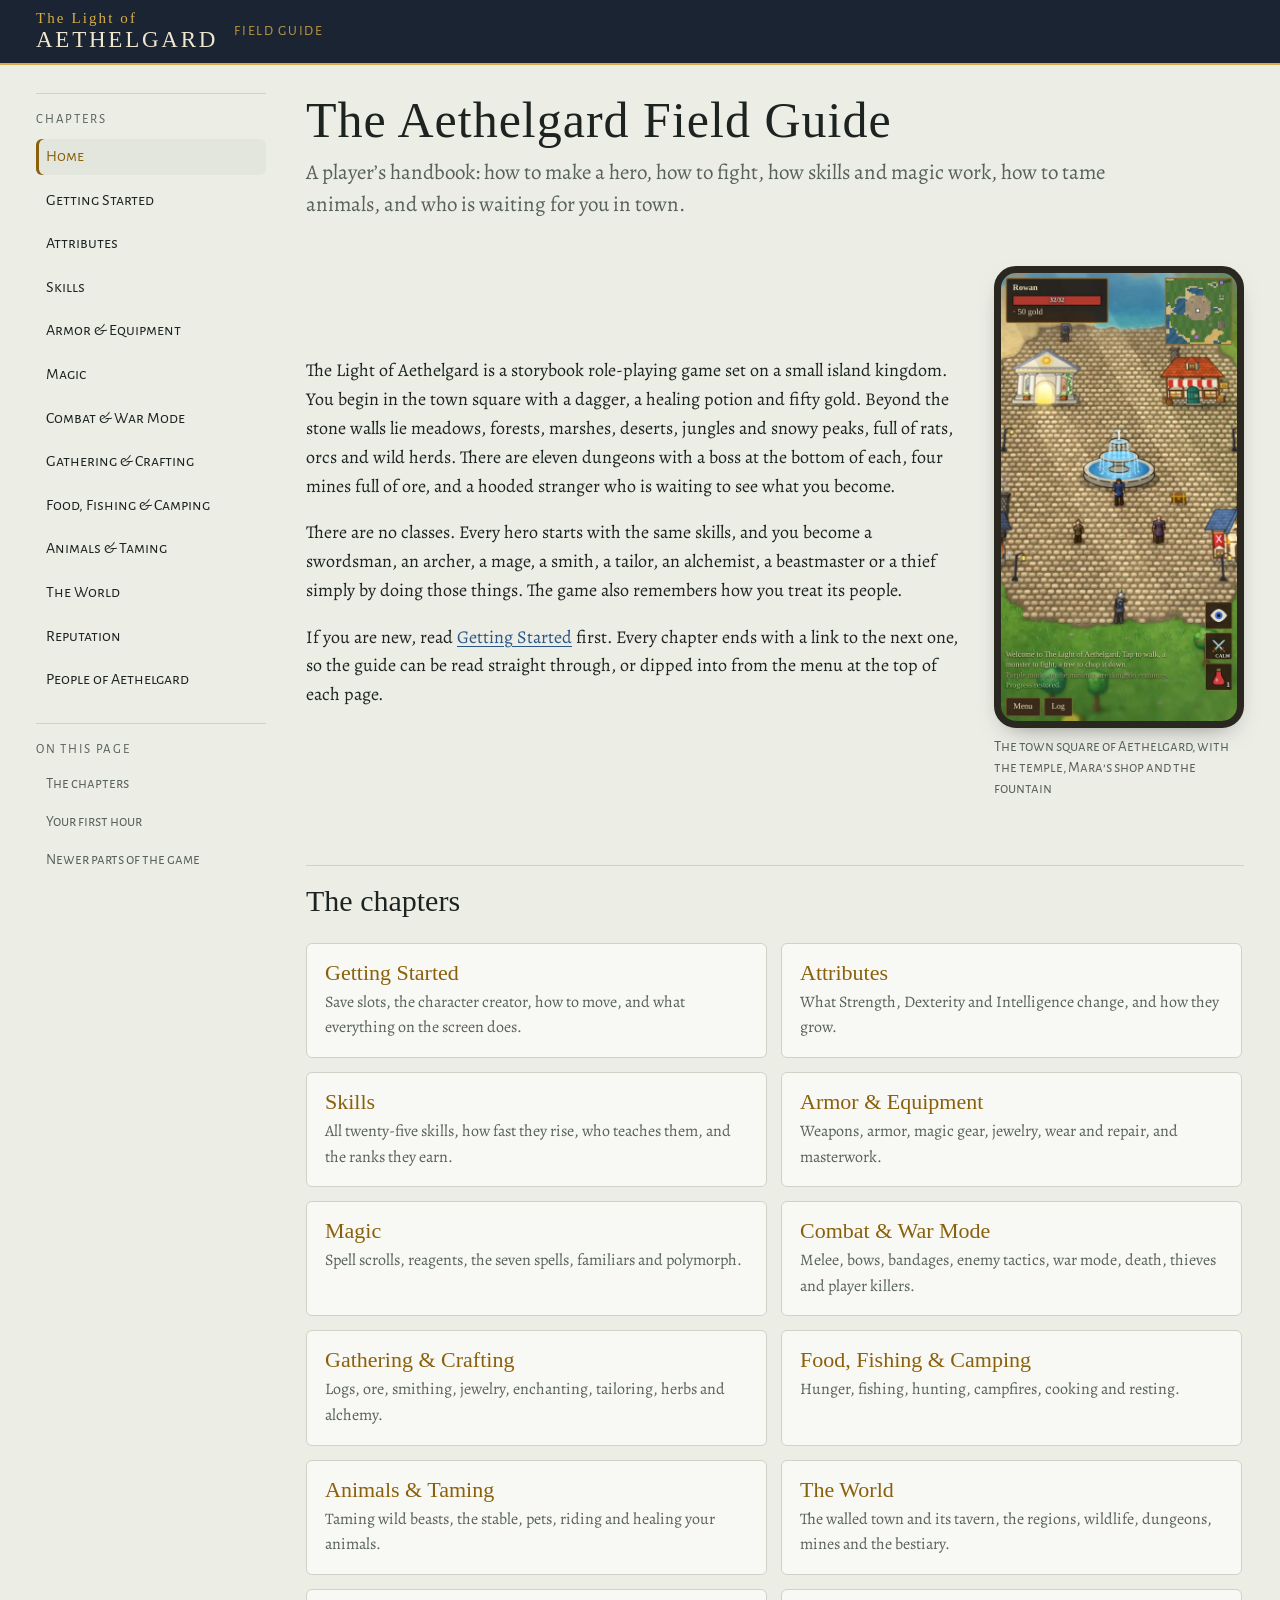
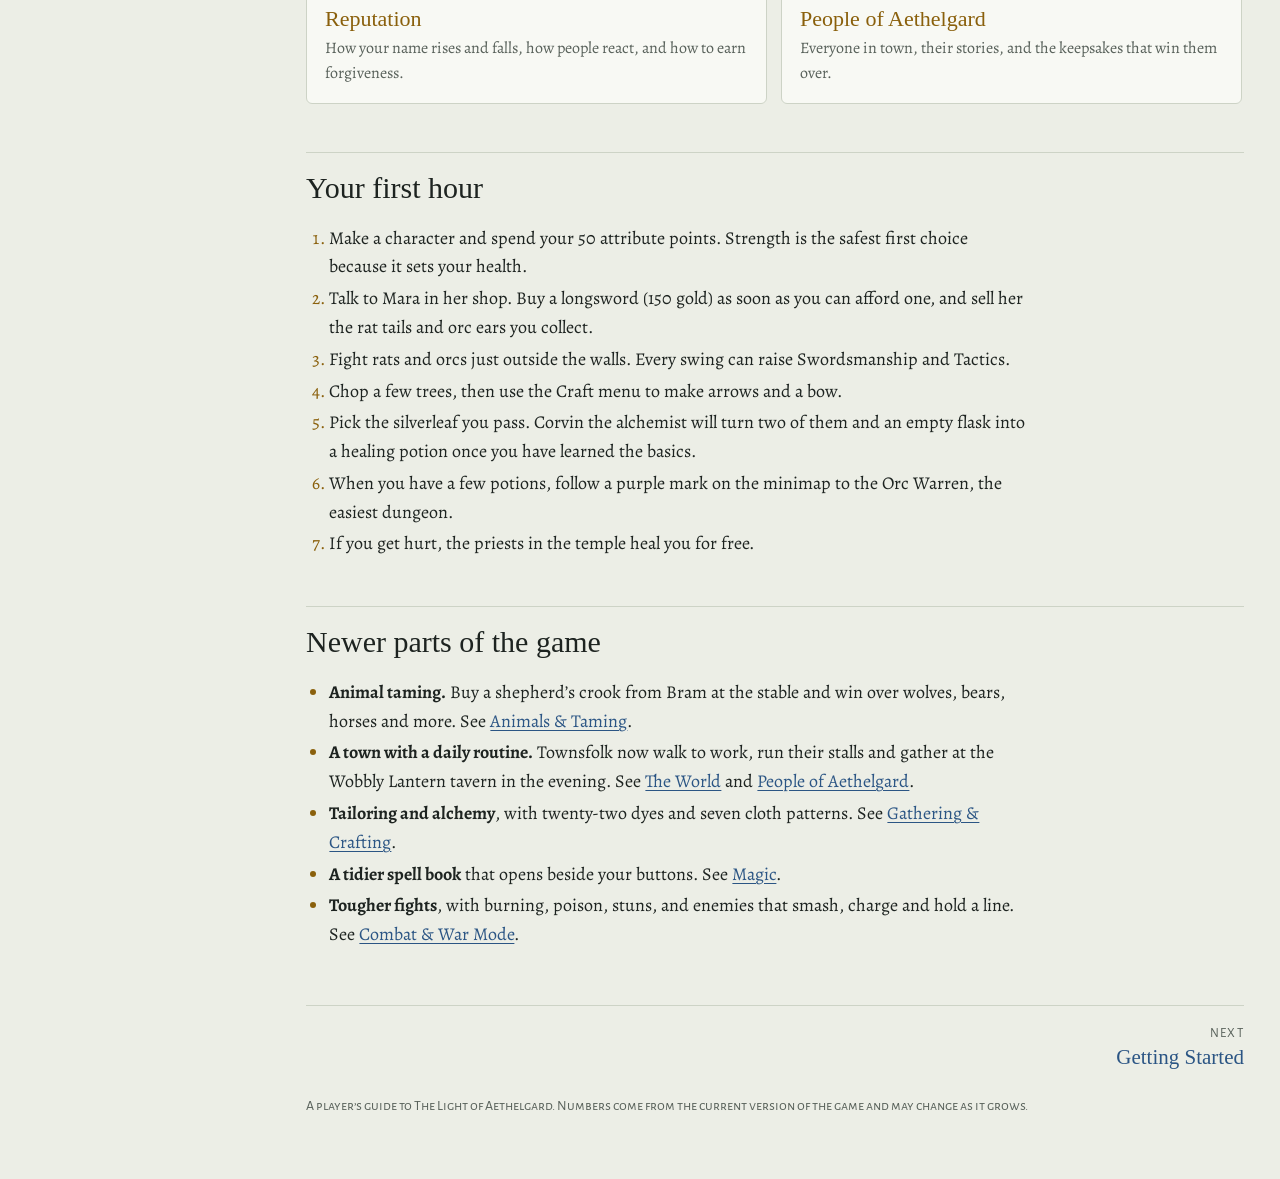
<file: index.html>
<!doctype html>
<html lang="en">
<head>
<meta charset="utf-8">
<meta name="viewport" content="width=device-width, initial-scale=1, viewport-fit=cover">
<title>Aethelgard Field Guide</title>
<meta name="description" content="A player&#x27;s handbook: how to make a hero, how to fight, how skills and magic work, how to tame animals, and who is waiting for you in town.">
<link rel="preconnect" href="https://fonts.googleapis.com"><link rel="preconnect" href="https://fonts.gstatic.com" crossorigin><link rel="stylesheet" href="https://fonts.googleapis.com/css2?family=Alegreya:ital,wght@0,400;0,600;0,700;1,400&family=Alegreya+Sans+SC:wght@400;600&family=IM+Fell+English+SC&display=swap">
<link rel="stylesheet" href="style.css">
</head>
<body>
<header class="top"><div class="top-in">
<a class="mark" href="index.html"><small>The Light of</small><b>AETHELGARD</b></a>
<span class="tag">Field Guide</span><span class="sp"></span>
<label class="picker"><select aria-label="Go to page" onchange="location.href=this.value"><option value="index.html" selected>Home</option><option value="getting-started.html">Getting Started</option><option value="attributes.html">Attributes</option><option value="skills.html">Skills</option><option value="equipment.html">Armor &amp; Equipment</option><option value="magic.html">Magic</option><option value="combat.html">Combat &amp; War Mode</option><option value="crafting.html">Gathering &amp; Crafting</option><option value="survival.html">Food, Fishing &amp; Camping</option><option value="animals.html">Animals &amp; Taming</option><option value="world.html">The World</option><option value="reputation.html">Reputation</option><option value="people.html">People of Aethelgard</option></select></label>
</div></header>
<div class="wrap">
<aside class="rail"><h2>Chapters</h2><ol><li><a href="index.html" aria-current="page">Home</a></li><li><a href="getting-started.html">Getting Started</a></li><li><a href="attributes.html">Attributes</a></li><li><a href="skills.html">Skills</a></li><li><a href="equipment.html">Armor &amp; Equipment</a></li><li><a href="magic.html">Magic</a></li><li><a href="combat.html">Combat &amp; War Mode</a></li><li><a href="crafting.html">Gathering &amp; Crafting</a></li><li><a href="survival.html">Food, Fishing &amp; Camping</a></li><li><a href="animals.html">Animals &amp; Taming</a></li><li><a href="world.html">The World</a></li><li><a href="reputation.html">Reputation</a></li><li><a href="people.html">People of Aethelgard</a></li></ol><h2>On this page</h2><ol class="toc"><li><a href="#the-chapters">The chapters</a></li><li><a href="#your-first-hour">Your first hour</a></li><li><a href="#newer-parts-of-the-game">Newer parts of the game</a></li></ol></aside>
<main>

<h1>The Aethelgard Field Guide</h1>
<p class="lede">A player’s handbook: how to make a hero, how to fight, how skills and magic work, how to tame animals, and who is waiting for you in town.</p>
<div class="hero"><div><p>The Light of Aethelgard is a storybook role-playing game set on a small island kingdom. You begin in the town square with a dagger, a healing potion and fifty gold. Beyond the stone walls lie meadows, forests, marshes, deserts, jungles and snowy peaks, full of rats, orcs and wild herds. There are eleven dungeons with a boss at the bottom of each, four mines full of ore, and a hooded stranger who is waiting to see what you become.</p><p>There are no classes. Every hero starts with the same skills, and you become a swordsman, an archer, a mage, a smith, a tailor, an alchemist, a beastmaster or a thief simply by doing those things. The game also remembers how you treat its people.</p><p>If you are new, read <a href=”getting-started.html”>Getting Started</a> first. Every chapter ends with a link to the next one, so the guide can be read straight through, or dipped into from the menu at the top of each page.</p></div><figure class="phone"><div class="scr"><img src="town.webp" alt="The town square of Aethelgard, with the temple, Mara&#x27;s shop and the fountain" loading="lazy"></div><figcaption>The town square of Aethelgard, with the temple, Mara’s shop and the fountain</figcaption></figure></div>
<h2 id="the-chapters">The chapters</h2>
<div class="cards"><a class="card" href="getting-started.html"><b>Getting Started</b><span>Save slots, the character creator, how to move, and what everything on the screen does.</span></a><a class="card" href="attributes.html"><b>Attributes</b><span>What Strength, Dexterity and Intelligence change, and how they grow.</span></a><a class="card" href="skills.html"><b>Skills</b><span>All twenty-five skills, how fast they rise, who teaches them, and the ranks they earn.</span></a><a class="card" href="equipment.html"><b>Armor &amp; Equipment</b><span>Weapons, armor, magic gear, jewelry, wear and repair, and masterwork.</span></a><a class="card" href="magic.html"><b>Magic</b><span>Spell scrolls, reagents, the seven spells, familiars and polymorph.</span></a><a class="card" href="combat.html"><b>Combat &amp; War Mode</b><span>Melee, bows, bandages, enemy tactics, war mode, death, thieves and player killers.</span></a><a class="card" href="crafting.html"><b>Gathering &amp; Crafting</b><span>Logs, ore, smithing, jewelry, enchanting, tailoring, herbs and alchemy.</span></a><a class="card" href="survival.html"><b>Food, Fishing &amp; Camping</b><span>Hunger, fishing, hunting, campfires, cooking and resting.</span></a><a class="card" href="animals.html"><b>Animals &amp; Taming</b><span>Taming wild beasts, the stable, pets, riding and healing your animals.</span></a><a class="card" href="world.html"><b>The World</b><span>The walled town and its tavern, the regions, wildlife, dungeons, mines and the bestiary.</span></a><a class="card" href="reputation.html"><b>Reputation</b><span>How your name rises and falls, how people react, and how to earn forgiveness.</span></a><a class="card" href="people.html"><b>People of Aethelgard</b><span>Everyone in town, their stories, and the keepsakes that win them over.</span></a></div>
<h2 id="your-first-hour">Your first hour</h2>
<ol><li>Make a character and spend your 50 attribute points. Strength is the safest first choice because it sets your health.</li><li>Talk to Mara in her shop. Buy a longsword (150 gold) as soon as you can afford one, and sell her the rat tails and orc ears you collect.</li><li>Fight rats and orcs just outside the walls. Every swing can raise Swordsmanship and Tactics.</li><li>Chop a few trees, then use the Craft menu to make arrows and a bow.</li><li>Pick the silverleaf you pass. Corvin the alchemist will turn two of them and an empty flask into a healing potion once you have learned the basics.</li><li>When you have a few potions, follow a purple mark on the minimap to the Orc Warren, the easiest dungeon.</li><li>If you get hurt, the priests in the temple heal you for free.</li></ol>
<h2 id="newer-parts-of-the-game">Newer parts of the game</h2>
<ul><li><b>Animal taming.</b> Buy a shepherd’s crook from Bram at the stable and win over wolves, bears, horses and more. See <a href=”animals.html”>Animals & Taming</a>.</li><li><b>A town with a daily routine.</b> Townsfolk now walk to work, run their stalls and gather at the Wobbly Lantern tavern in the evening. See <a href=”world.html”>The World</a> and <a href=”people.html”>People of Aethelgard</a>.</li><li><b>Tailoring and alchemy</b>, with twenty-two dyes and seven cloth patterns. See <a href=”crafting.html”>Gathering & Crafting</a>.</li><li><b>A tidier spell book</b> that opens beside your buttons. See <a href=”magic.html”>Magic</a>.</li><li><b>Tougher fights</b>, with burning, poison, stuns, and enemies that smash, charge and hold a line. See <a href=”combat.html”>Combat & War Mode</a>.</li></ul>
<nav class="pager" aria-label="Next and previous pages"><span></span><a class="nx" href="getting-started.html"><small>Next</small><b>Getting Started</b></a></nav>
<footer>A player’s guide to The Light of Aethelgard. Numbers come from the current version of the game and may change as it grows.</footer>
</main>
</div>
</body>
</html>
</file>
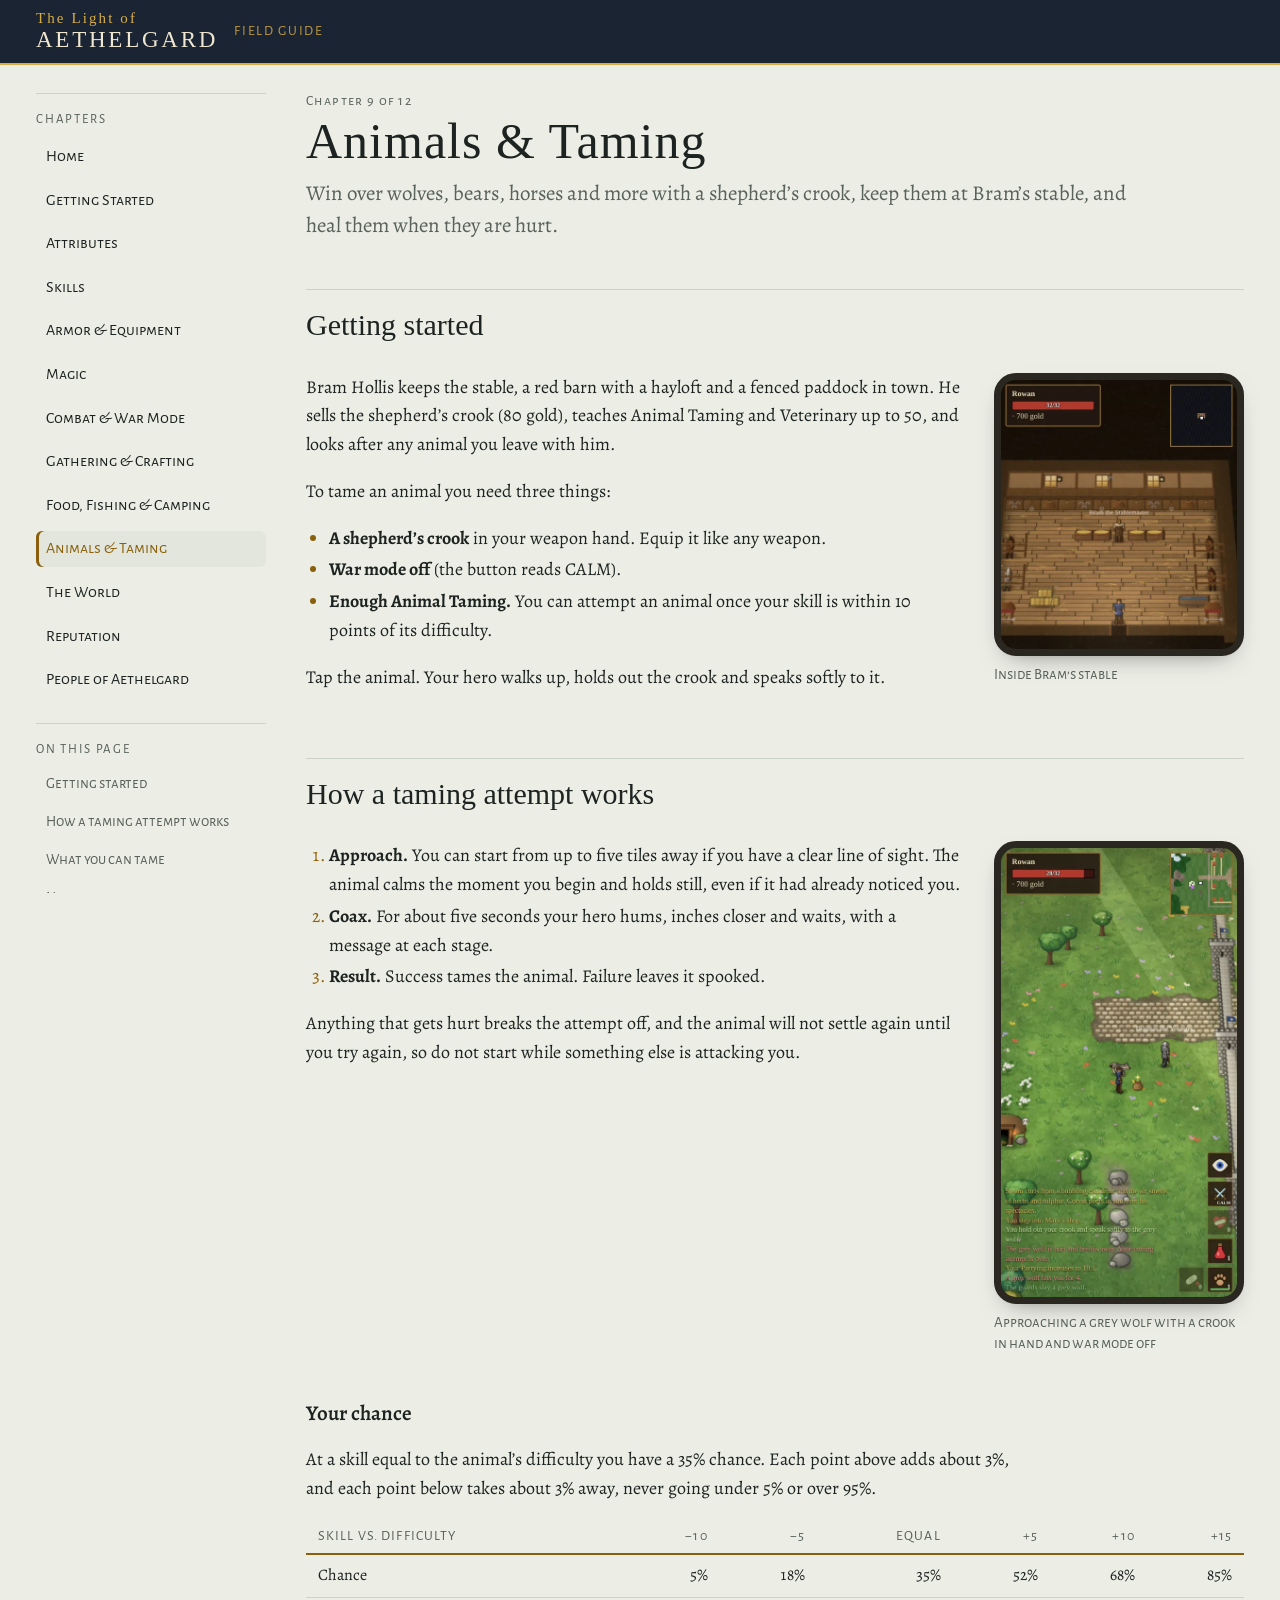
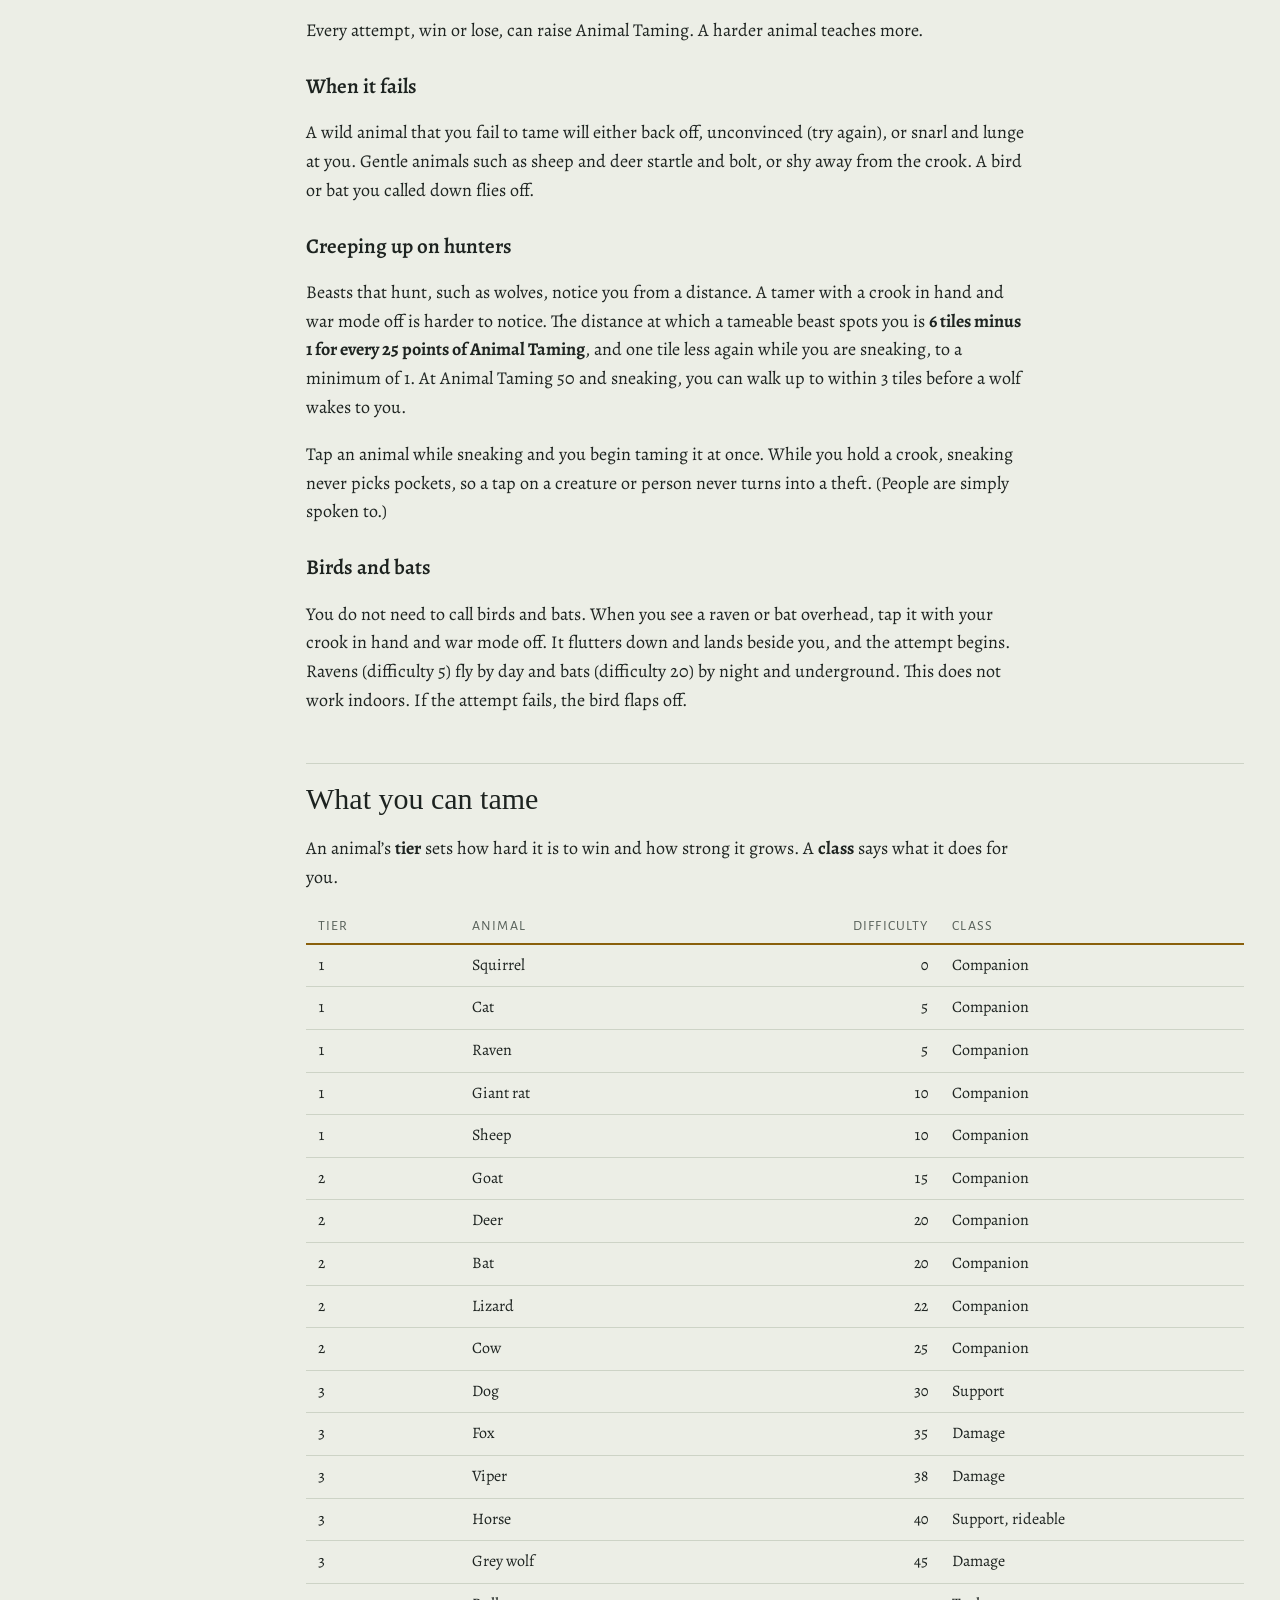
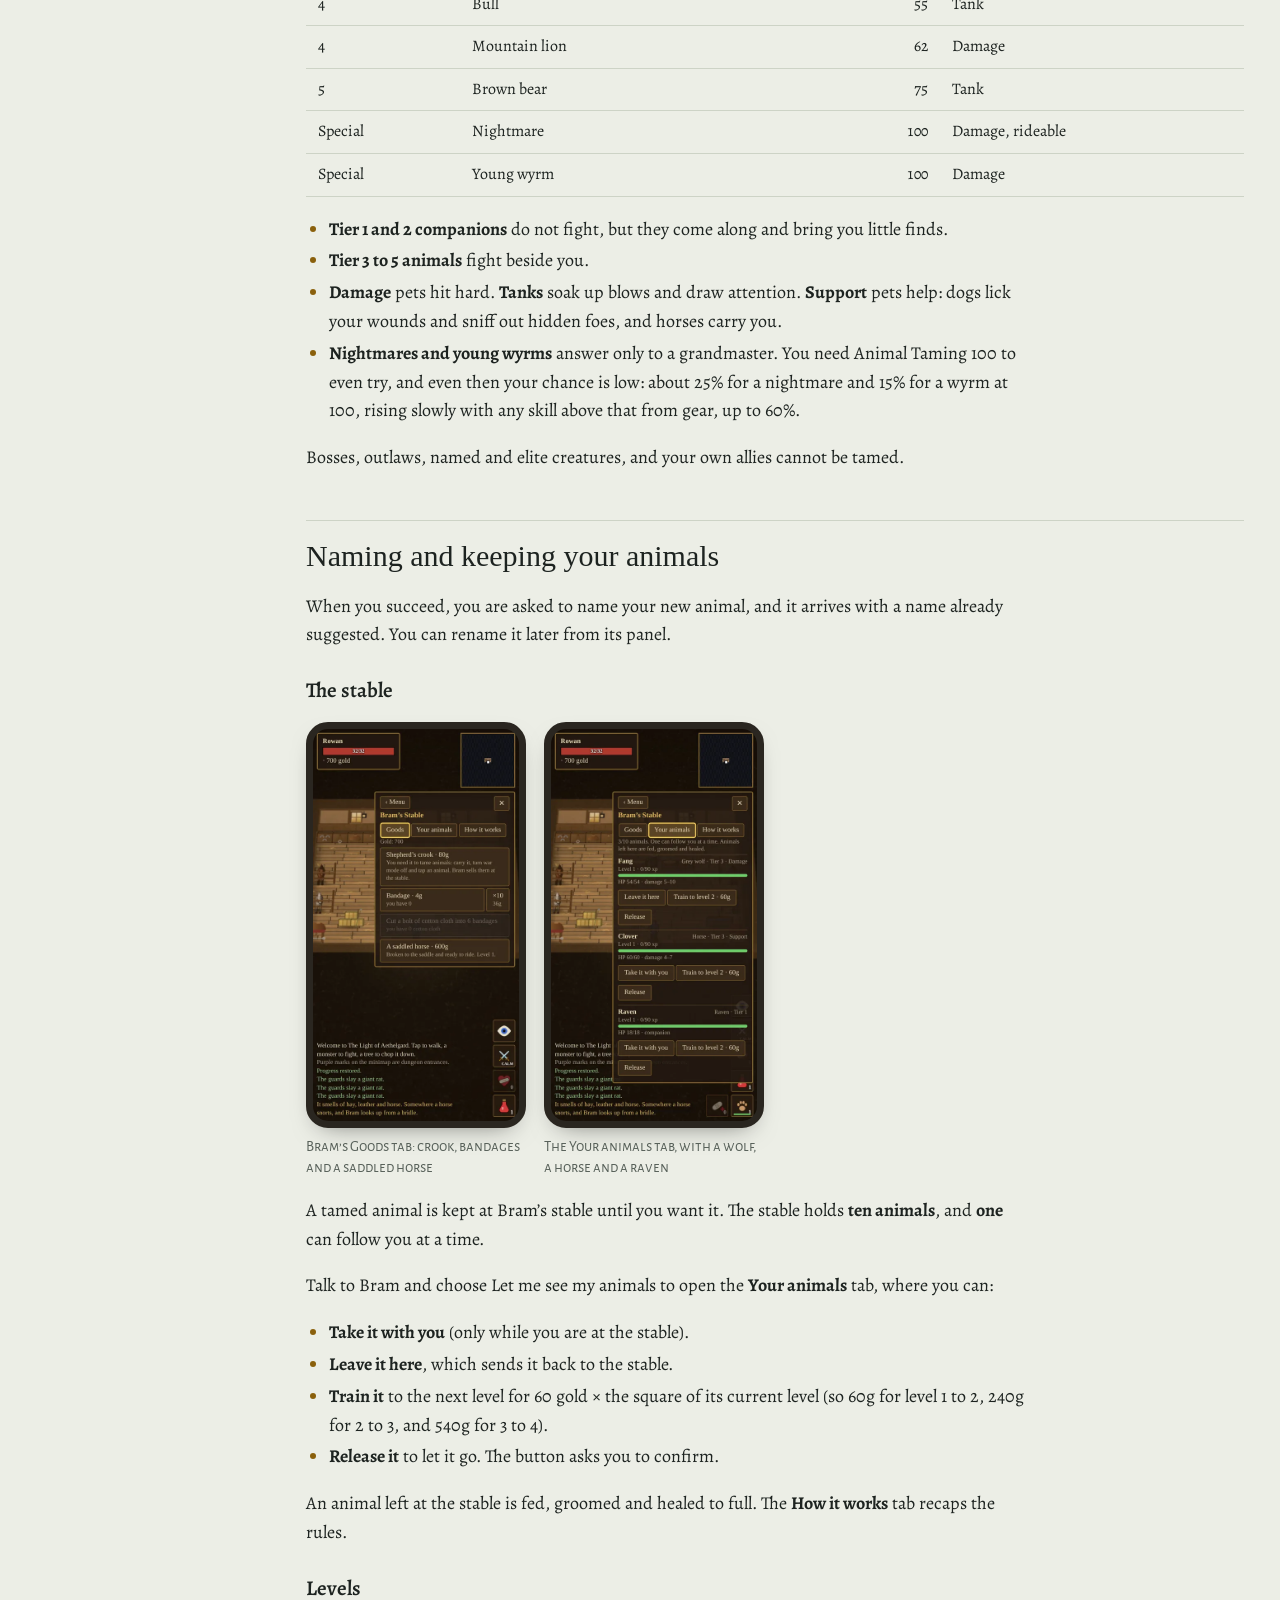
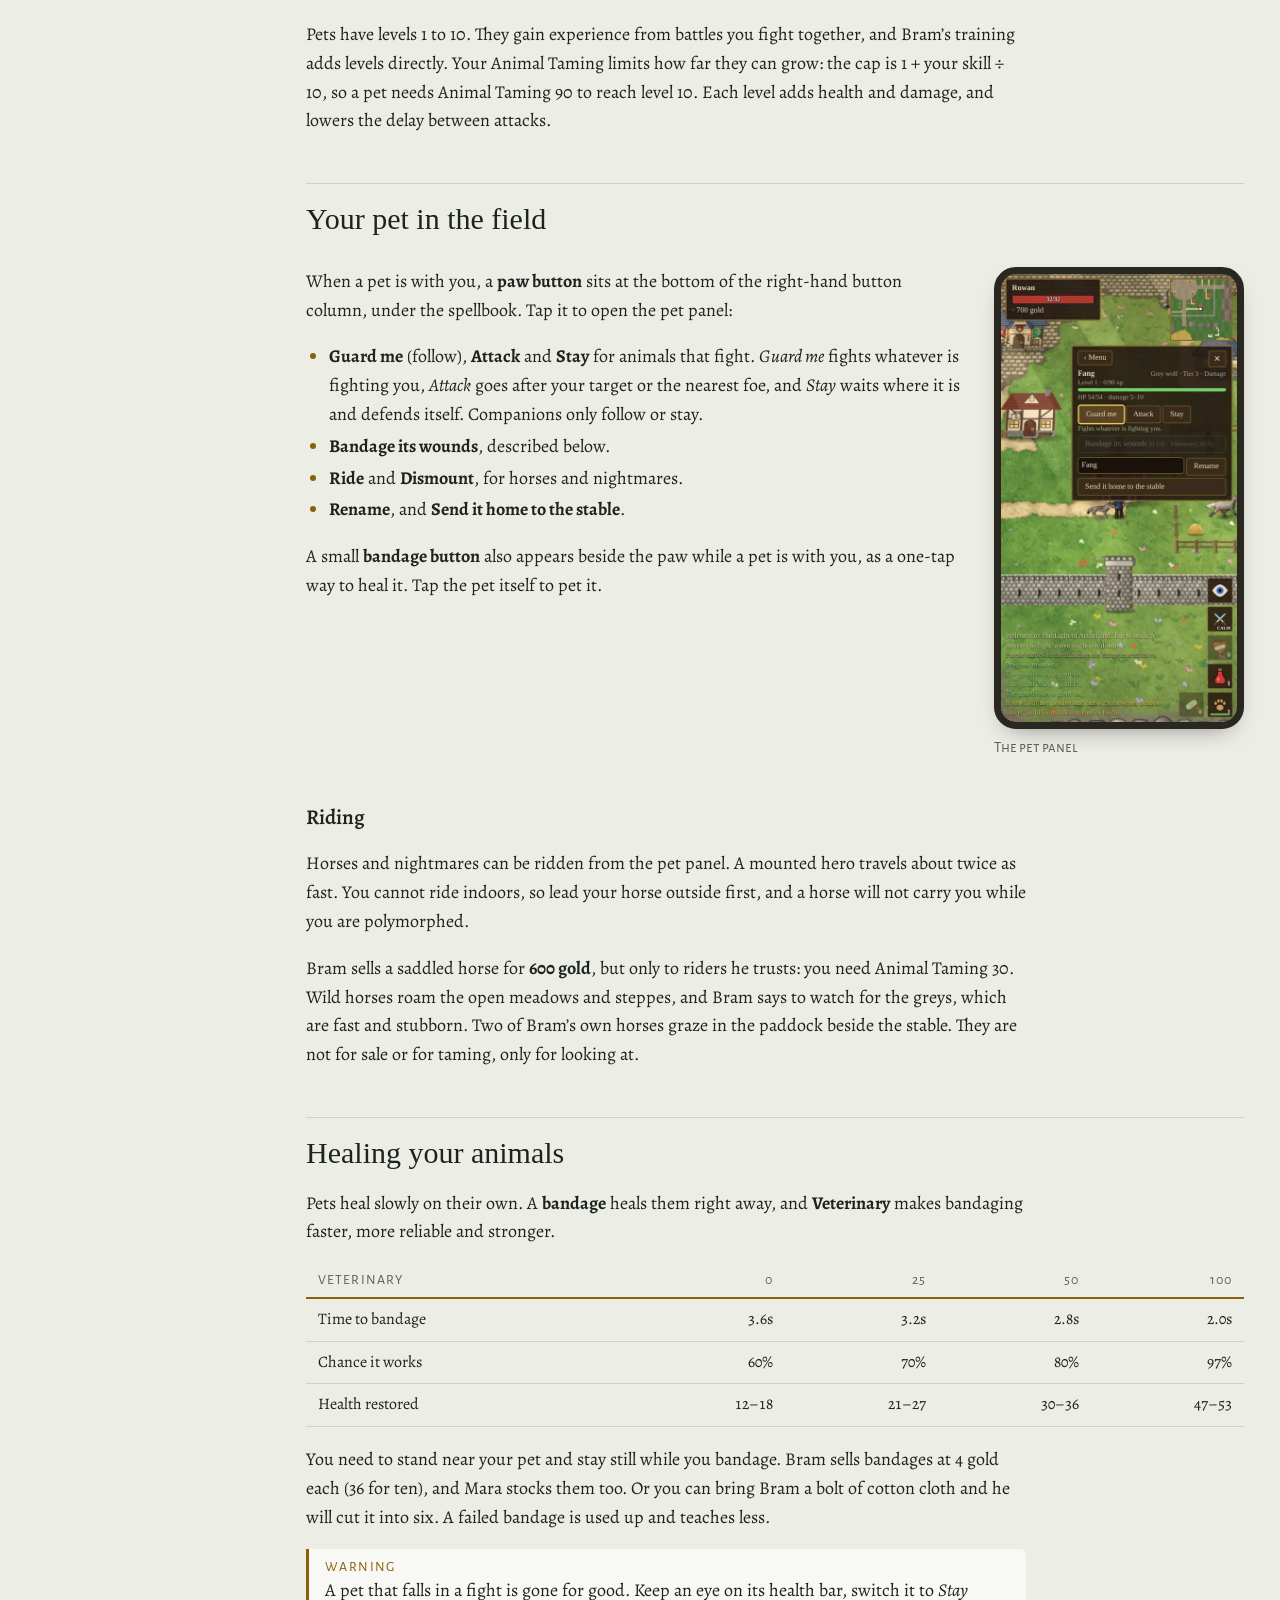
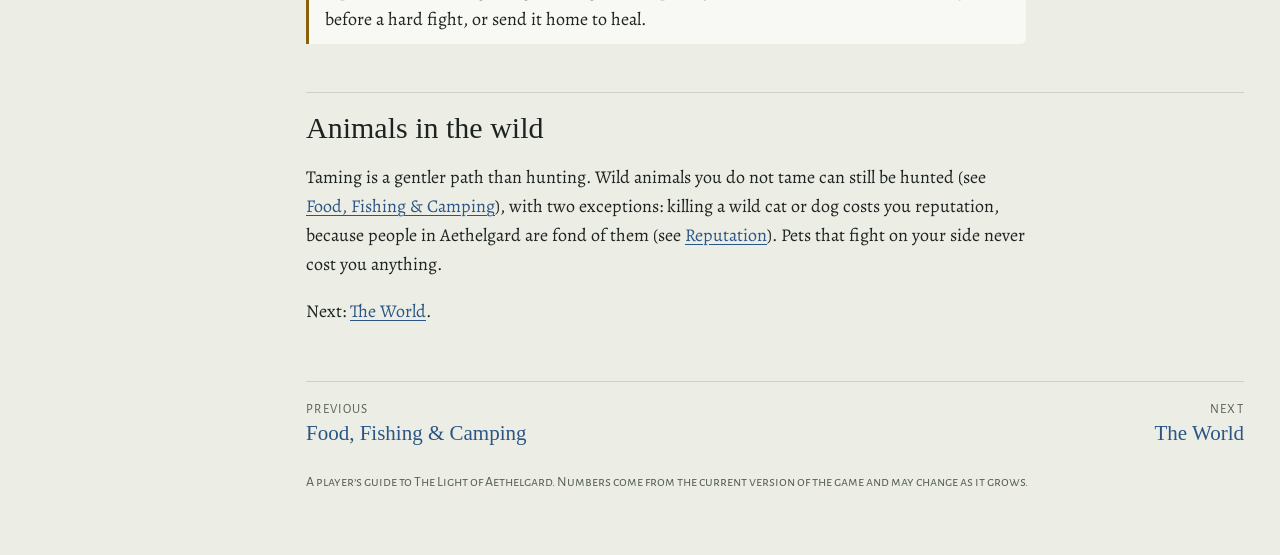
<file: animals.html>
<!doctype html>
<html lang="en">
<head>
<meta charset="utf-8">
<meta name="viewport" content="width=device-width, initial-scale=1, viewport-fit=cover">
<title>Animals &amp; Taming · Aethelgard Field Guide</title>
<meta name="description" content="Win over wolves, bears, horses and more with a shepherd&#x27;s crook, keep them at Bram&#x27;s stable, and heal them when they are hurt.">
<link rel="preconnect" href="https://fonts.googleapis.com"><link rel="preconnect" href="https://fonts.gstatic.com" crossorigin><link rel="stylesheet" href="https://fonts.googleapis.com/css2?family=Alegreya:ital,wght@0,400;0,600;0,700;1,400&family=Alegreya+Sans+SC:wght@400;600&family=IM+Fell+English+SC&display=swap">
<link rel="stylesheet" href="style.css">
</head>
<body>
<header class="top"><div class="top-in">
<a class="mark" href="index.html"><small>The Light of</small><b>AETHELGARD</b></a>
<span class="tag">Field Guide</span><span class="sp"></span>
<label class="picker"><select aria-label="Go to page" onchange="location.href=this.value"><option value="index.html">Home</option><option value="getting-started.html">Getting Started</option><option value="attributes.html">Attributes</option><option value="skills.html">Skills</option><option value="equipment.html">Armor &amp; Equipment</option><option value="magic.html">Magic</option><option value="combat.html">Combat &amp; War Mode</option><option value="crafting.html">Gathering &amp; Crafting</option><option value="survival.html">Food, Fishing &amp; Camping</option><option value="animals.html" selected>Animals &amp; Taming</option><option value="world.html">The World</option><option value="reputation.html">Reputation</option><option value="people.html">People of Aethelgard</option></select></label>
</div></header>
<div class="wrap">
<aside class="rail"><h2>Chapters</h2><ol><li><a href="index.html">Home</a></li><li><a href="getting-started.html">Getting Started</a></li><li><a href="attributes.html">Attributes</a></li><li><a href="skills.html">Skills</a></li><li><a href="equipment.html">Armor &amp; Equipment</a></li><li><a href="magic.html">Magic</a></li><li><a href="combat.html">Combat &amp; War Mode</a></li><li><a href="crafting.html">Gathering &amp; Crafting</a></li><li><a href="survival.html">Food, Fishing &amp; Camping</a></li><li><a href="animals.html" aria-current="page">Animals &amp; Taming</a></li><li><a href="world.html">The World</a></li><li><a href="reputation.html">Reputation</a></li><li><a href="people.html">People of Aethelgard</a></li></ol><h2>On this page</h2><ol class="toc"><li><a href="#getting-started">Getting started</a></li><li><a href="#how-a-taming-attempt-works">How a taming attempt works</a></li><li><a href="#what-you-can-tame">What you can tame</a></li><li><a href="#naming-and-keeping-your-animals">Naming and keeping your animals</a></li><li><a href="#your-pet-in-the-field">Your pet in the field</a></li><li><a href="#healing-your-animals">Healing your animals</a></li><li><a href="#animals-in-the-wild">Animals in the wild</a></li></ol></aside>
<main>
<p class="crumb">Chapter 9 of 12</p>
<h1>Animals &amp; Taming</h1>
<p class="lede">Win over wolves, bears, horses and more with a shepherd’s crook, keep them at Bram’s stable, and heal them when they are hurt.</p>
<h2 id="getting-started">Getting started</h2>
<div class="split"><div><p>Bram Hollis keeps the stable, a red barn with a hayloft and a fenced paddock in town. He sells the shepherd’s crook (80 gold), teaches Animal Taming and Veterinary up to 50, and looks after any animal you leave with him.</p><p>To tame an animal you need three things:</p><ul><li><b>A shepherd’s crook</b> in your weapon hand. Equip it like any weapon.</li><li><b>War mode off</b> (the button reads CALM).</li><li><b>Enough Animal Taming.</b> You can attempt an animal once your skill is within 10 points of its difficulty.</li></ul><p>Tap the animal. Your hero walks up, holds out the crook and speaks softly to it.</p></div><figure class="phone"><div class="scr"><img src="in_stable.webp" alt="Inside Bram&#x27;s stable" loading="lazy"></div><figcaption>Inside Bram’s stable</figcaption></figure></div>
<h2 id="how-a-taming-attempt-works">How a taming attempt works</h2>
<div class="split"><div><ol><li><b>Approach.</b> You can start from up to five tiles away if you have a clear line of sight. The animal calms the moment you begin and holds still, even if it had already noticed you.</li><li><b>Coax.</b> For about five seconds your hero hums, inches closer and waits, with a message at each stage.</li><li><b>Result.</b> Success tames the animal. Failure leaves it spooked.</li></ol><p>Anything that gets hurt breaks the attempt off, and the animal will not settle again until you try again, so do not start while something else is attacking you.</p></div><figure class="phone"><div class="scr"><img src="taming.webp" alt="Approaching a grey wolf with a crook in hand and war mode off" loading="lazy"></div><figcaption>Approaching a grey wolf with a crook in hand and war mode off</figcaption></figure></div>
<h3 id="your-chance">Your chance</h3>
<p>At a skill equal to the animal’s difficulty you have a 35% chance. Each point above adds about 3%, and each point below takes about 3% away, never going under 5% or over 95%.</p>
<div class="tbl"><table><thead><tr><th>Skill vs. difficulty</th><th class="r">−10</th><th class="r">−5</th><th class="r">Equal</th><th class="r">+5</th><th class="r">+10</th><th class="r">+15</th></tr></thead><tbody><tr><td>Chance</td><td class="r">5%</td><td class="r">18%</td><td class="r">35%</td><td class="r">52%</td><td class="r">68%</td><td class="r">85%</td></tr></tbody></table></div>
<p>Every attempt, win or lose, can raise Animal Taming. A harder animal teaches more.</p>
<h3 id="when-it-fails">When it fails</h3>
<p>A wild animal that you fail to tame will either back off, unconvinced (try again), or snarl and lunge at you. Gentle animals such as sheep and deer startle and bolt, or shy away from the crook. A bird or bat you called down flies off.</p>
<h3 id="creeping-up-on-hunters">Creeping up on hunters</h3>
<p>Beasts that hunt, such as wolves, notice you from a distance. A tamer with a crook in hand and war mode off is harder to notice. The distance at which a tameable beast spots you is <b>6 tiles minus 1 for every 25 points of Animal Taming</b>, and one tile less again while you are sneaking, to a minimum of 1. At Animal Taming 50 and sneaking, you can walk up to within 3 tiles before a wolf wakes to you.</p>
<p>Tap an animal while sneaking and you begin taming it at once. While you hold a crook, sneaking never picks pockets, so a tap on a creature or person never turns into a theft. (People are simply spoken to.)</p>
<h3 id="birds-and-bats">Birds and bats</h3>
<p>You do not need to call birds and bats. When you see a raven or bat overhead, tap it with your crook in hand and war mode off. It flutters down and lands beside you, and the attempt begins. Ravens (difficulty 5) fly by day and bats (difficulty 20) by night and underground. This does not work indoors. If the attempt fails, the bird flaps off.</p>
<h2 id="what-you-can-tame">What you can tame</h2>
<p>An animal’s <b>tier</b> sets how hard it is to win and how strong it grows. A <b>class</b> says what it does for you.</p>
<div class="tbl"><table><thead><tr><th>Tier</th><th>Animal</th><th class="r">Difficulty</th><th>Class</th></tr></thead><tbody><tr><td>1</td><td>Squirrel</td><td class="r">0</td><td>Companion</td></tr><tr><td>1</td><td>Cat</td><td class="r">5</td><td>Companion</td></tr><tr><td>1</td><td>Raven</td><td class="r">5</td><td>Companion</td></tr><tr><td>1</td><td>Giant rat</td><td class="r">10</td><td>Companion</td></tr><tr><td>1</td><td>Sheep</td><td class="r">10</td><td>Companion</td></tr><tr><td>2</td><td>Goat</td><td class="r">15</td><td>Companion</td></tr><tr><td>2</td><td>Deer</td><td class="r">20</td><td>Companion</td></tr><tr><td>2</td><td>Bat</td><td class="r">20</td><td>Companion</td></tr><tr><td>2</td><td>Lizard</td><td class="r">22</td><td>Companion</td></tr><tr><td>2</td><td>Cow</td><td class="r">25</td><td>Companion</td></tr><tr><td>3</td><td>Dog</td><td class="r">30</td><td>Support</td></tr><tr><td>3</td><td>Fox</td><td class="r">35</td><td>Damage</td></tr><tr><td>3</td><td>Viper</td><td class="r">38</td><td>Damage</td></tr><tr><td>3</td><td>Horse</td><td class="r">40</td><td>Support, rideable</td></tr><tr><td>3</td><td>Grey wolf</td><td class="r">45</td><td>Damage</td></tr><tr><td>4</td><td>Bull</td><td class="r">55</td><td>Tank</td></tr><tr><td>4</td><td>Mountain lion</td><td class="r">62</td><td>Damage</td></tr><tr><td>5</td><td>Brown bear</td><td class="r">75</td><td>Tank</td></tr><tr><td>Special</td><td>Nightmare</td><td class="r">100</td><td>Damage, rideable</td></tr><tr><td>Special</td><td>Young wyrm</td><td class="r">100</td><td>Damage</td></tr></tbody></table></div>
<ul><li><b>Tier 1 and 2 companions</b> do not fight, but they come along and bring you little finds.</li><li><b>Tier 3 to 5 animals</b> fight beside you.</li><li><b>Damage</b> pets hit hard. <b>Tanks</b> soak up blows and draw attention. <b>Support</b> pets help: dogs lick your wounds and sniff out hidden foes, and horses carry you.</li><li><b>Nightmares and young wyrms</b> answer only to a grandmaster. You need Animal Taming 100 to even try, and even then your chance is low: about 25% for a nightmare and 15% for a wyrm at 100, rising slowly with any skill above that from gear, up to 60%.</li></ul>
<p>Bosses, outlaws, named and elite creatures, and your own allies cannot be tamed.</p>
<h2 id="naming-and-keeping-your-animals">Naming and keeping your animals</h2>
<p>When you succeed, you are asked to name your new animal, and it arrives with a name already suggested. You can rename it later from its panel.</p>
<h3 id="the-stable">The stable</h3>
<div class="pair"><figure class="phone"><div class="scr"><img src="stable_goods.webp" alt="Bram&#x27;s Goods tab: crook, bandages and a saddled horse" loading="lazy"></div><figcaption>Bram’s Goods tab: crook, bandages and a saddled horse</figcaption></figure><figure class="phone"><div class="scr"><img src="stable_animals.webp" alt="The Your animals tab, with a wolf, a horse and a raven" loading="lazy"></div><figcaption>The Your animals tab, with a wolf, a horse and a raven</figcaption></figure></div>
<p>A tamed animal is kept at Bram’s stable until you want it. The stable holds <b>ten animals</b>, and <b>one</b> can follow you at a time.</p>
<p>Talk to Bram and choose <span class=”k”>Let me see my animals</span> to open the <b>Your animals</b> tab, where you can:</p>
<ul><li><b>Take it with you</b> (only while you are at the stable).</li><li><b>Leave it here</b>, which sends it back to the stable.</li><li><b>Train it</b> to the next level for 60 gold × the square of its current level (so 60g for level 1 to 2, 240g for 2 to 3, and 540g for 3 to 4).</li><li><b>Release it</b> to let it go. The button asks you to confirm.</li></ul>
<p>An animal left at the stable is fed, groomed and healed to full. The <b>How it works</b> tab recaps the rules.</p>
<h3 id="levels">Levels</h3>
<p>Pets have levels 1 to 10. They gain experience from battles you fight together, and Bram’s training adds levels directly. Your Animal Taming limits how far they can grow: the cap is 1 + your skill ÷ 10, so a pet needs Animal Taming 90 to reach level 10. Each level adds health and damage, and lowers the delay between attacks.</p>
<h2 id="your-pet-in-the-field">Your pet in the field</h2>
<div class="split"><div><p>When a pet is with you, a <b>paw button</b> sits at the bottom of the right-hand button column, under the spellbook. Tap it to open the pet panel:</p><ul><li><b>Guard me</b> (follow), <b>Attack</b> and <b>Stay</b> for animals that fight. <i>Guard me</i> fights whatever is fighting you, <i>Attack</i> goes after your target or the nearest foe, and <i>Stay</i> waits where it is and defends itself. Companions only follow or stay.</li><li><b>Bandage its wounds</b>, described below.</li><li><b>Ride</b> and <b>Dismount</b>, for horses and nightmares.</li><li><b>Rename</b>, and <b>Send it home to the stable</b>.</li></ul><p>A small <b>bandage button</b> also appears beside the paw while a pet is with you, as a one-tap way to heal it. Tap the pet itself to pet it.</p></div><figure class="phone"><div class="scr"><img src="pet_panel.webp" alt="The pet panel" loading="lazy"></div><figcaption>The pet panel</figcaption></figure></div>
<h3 id="riding">Riding</h3>
<p>Horses and nightmares can be ridden from the pet panel. A mounted hero travels about twice as fast. You cannot ride indoors, so lead your horse outside first, and a horse will not carry you while you are polymorphed.</p>
<p>Bram sells a saddled horse for <b>600 gold</b>, but only to riders he trusts: you need Animal Taming 30. Wild horses roam the open meadows and steppes, and Bram says to watch for the greys, which are fast and stubborn. Two of Bram’s own horses graze in the paddock beside the stable. They are not for sale or for taming, only for looking at.</p>
<h2 id="healing-your-animals">Healing your animals</h2>
<p>Pets heal slowly on their own. A <b>bandage</b> heals them right away, and <b>Veterinary</b> makes bandaging faster, more reliable and stronger.</p>
<div class="tbl"><table><thead><tr><th>Veterinary</th><th class="r">0</th><th class="r">25</th><th class="r">50</th><th class="r">100</th></tr></thead><tbody><tr><td>Time to bandage</td><td class="r">3.6s</td><td class="r">3.2s</td><td class="r">2.8s</td><td class="r">2.0s</td></tr><tr><td>Chance it works</td><td class="r">60%</td><td class="r">70%</td><td class="r">80%</td><td class="r">97%</td></tr><tr><td>Health restored</td><td class="r">12–18</td><td class="r">21–27</td><td class="r">30–36</td><td class="r">47–53</td></tr></tbody></table></div>
<p>You need to stand near your pet and stay still while you bandage. Bram sells bandages at 4 gold each (36 for ten), and Mara stocks them too. Or you can bring Bram a bolt of cotton cloth and he will cut it into six. A failed bandage is used up and teaches less.</p>
<div class="note warn"><b>Warning</b>A pet that falls in a fight is gone for good. Keep an eye on its health bar, switch it to <i>Stay</i> before a hard fight, or send it home to heal.</div>
<h2 id="animals-in-the-wild">Animals in the wild</h2>
<p>Taming is a gentler path than hunting. Wild animals you do not tame can still be hunted (see <a href=”survival.html”>Food, Fishing & Camping</a>), with two exceptions: killing a wild cat or dog costs you reputation, because people in Aethelgard are fond of them (see <a href=”reputation.html”>Reputation</a>). Pets that fight on your side never cost you anything.</p>
<p>Next: <a href=”world.html”>The World</a>.</p>
<nav class="pager" aria-label="Next and previous pages"><a href="survival.html"><small>Previous</small><b>Food, Fishing &amp; Camping</b></a><a class="nx" href="world.html"><small>Next</small><b>The World</b></a></nav>
<footer>A player’s guide to The Light of Aethelgard. Numbers come from the current version of the game and may change as it grows.</footer>
</main>
</div>
</body>
</html>
</file>
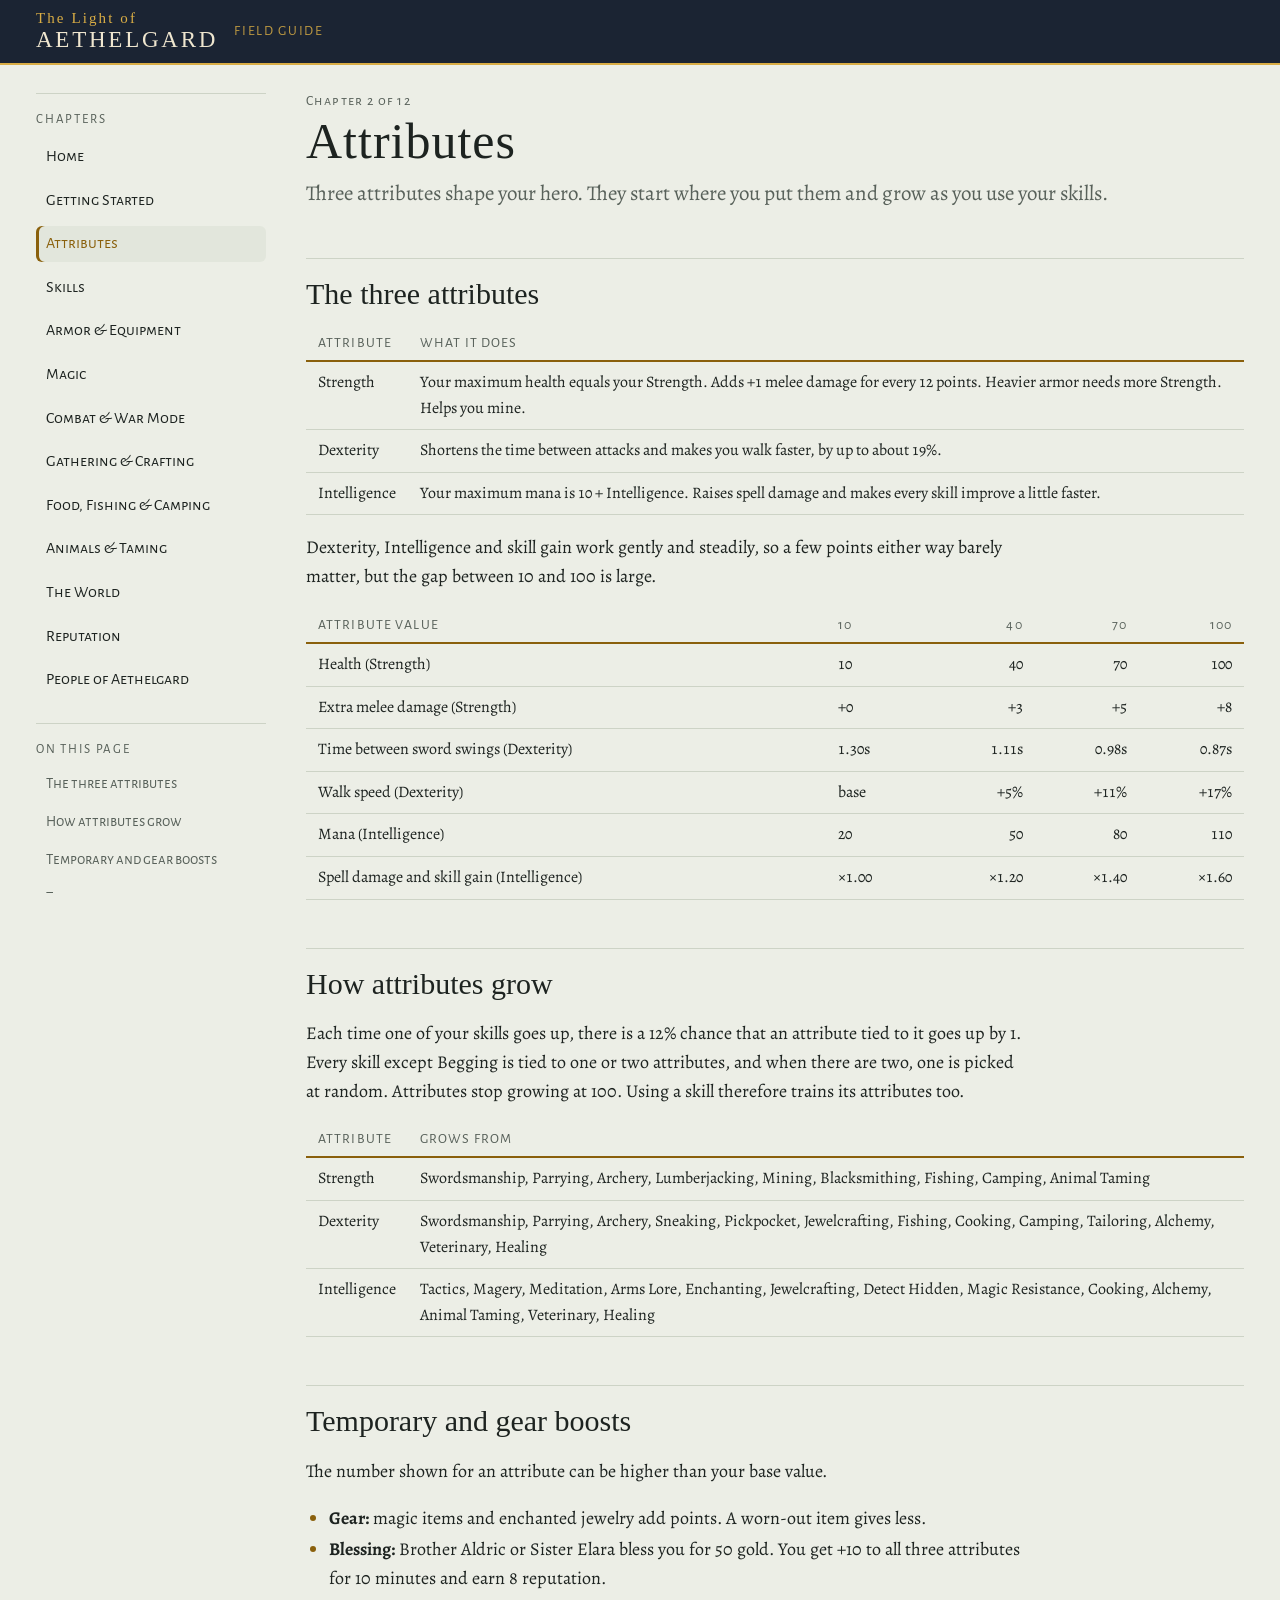
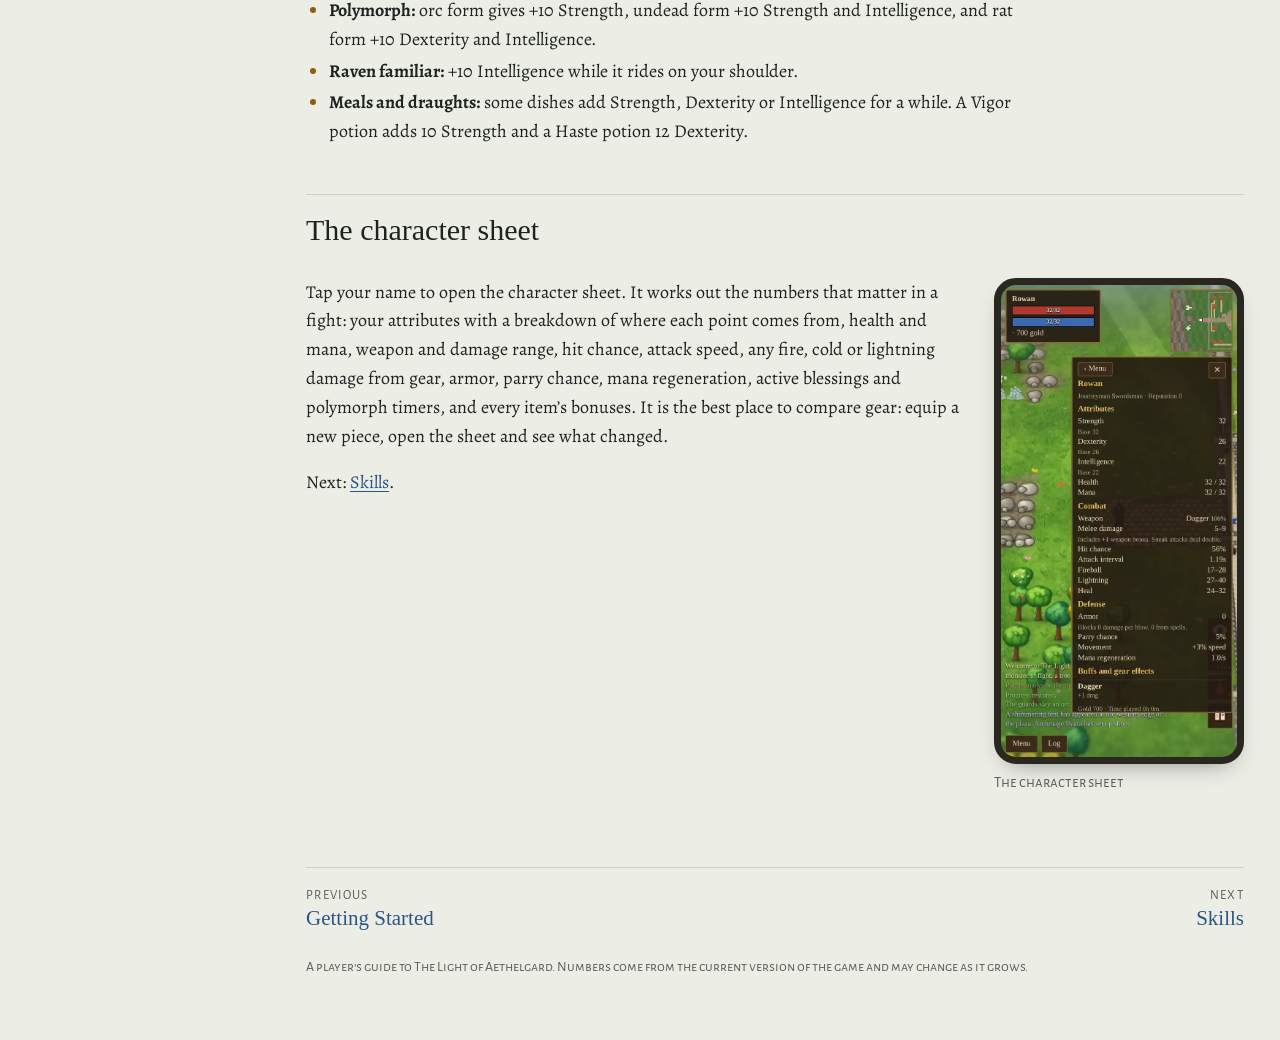
<file: attributes.html>
<!doctype html>
<html lang="en">
<head>
<meta charset="utf-8">
<meta name="viewport" content="width=device-width, initial-scale=1, viewport-fit=cover">
<title>Attributes · Aethelgard Field Guide</title>
<meta name="description" content="Three attributes shape your hero. They start where you put them and grow as you use your skills.">
<link rel="preconnect" href="https://fonts.googleapis.com"><link rel="preconnect" href="https://fonts.gstatic.com" crossorigin><link rel="stylesheet" href="https://fonts.googleapis.com/css2?family=Alegreya:ital,wght@0,400;0,600;0,700;1,400&family=Alegreya+Sans+SC:wght@400;600&family=IM+Fell+English+SC&display=swap">
<link rel="stylesheet" href="style.css">
</head>
<body>
<header class="top"><div class="top-in">
<a class="mark" href="index.html"><small>The Light of</small><b>AETHELGARD</b></a>
<span class="tag">Field Guide</span><span class="sp"></span>
<label class="picker"><select aria-label="Go to page" onchange="location.href=this.value"><option value="index.html">Home</option><option value="getting-started.html">Getting Started</option><option value="attributes.html" selected>Attributes</option><option value="skills.html">Skills</option><option value="equipment.html">Armor &amp; Equipment</option><option value="magic.html">Magic</option><option value="combat.html">Combat &amp; War Mode</option><option value="crafting.html">Gathering &amp; Crafting</option><option value="survival.html">Food, Fishing &amp; Camping</option><option value="animals.html">Animals &amp; Taming</option><option value="world.html">The World</option><option value="reputation.html">Reputation</option><option value="people.html">People of Aethelgard</option></select></label>
</div></header>
<div class="wrap">
<aside class="rail"><h2>Chapters</h2><ol><li><a href="index.html">Home</a></li><li><a href="getting-started.html">Getting Started</a></li><li><a href="attributes.html" aria-current="page">Attributes</a></li><li><a href="skills.html">Skills</a></li><li><a href="equipment.html">Armor &amp; Equipment</a></li><li><a href="magic.html">Magic</a></li><li><a href="combat.html">Combat &amp; War Mode</a></li><li><a href="crafting.html">Gathering &amp; Crafting</a></li><li><a href="survival.html">Food, Fishing &amp; Camping</a></li><li><a href="animals.html">Animals &amp; Taming</a></li><li><a href="world.html">The World</a></li><li><a href="reputation.html">Reputation</a></li><li><a href="people.html">People of Aethelgard</a></li></ol><h2>On this page</h2><ol class="toc"><li><a href="#the-three-attributes">The three attributes</a></li><li><a href="#how-attributes-grow">How attributes grow</a></li><li><a href="#temporary-and-gear-boosts">Temporary and gear boosts</a></li><li><a href="#the-character-sheet">The character sheet</a></li></ol></aside>
<main>
<p class="crumb">Chapter 2 of 12</p>
<h1>Attributes</h1>
<p class="lede">Three attributes shape your hero. They start where you put them and grow as you use your skills.</p>
<h2 id="the-three-attributes">The three attributes</h2>
<div class="tbl"><table><thead><tr><th>Attribute</th><th>What it does</th></tr></thead><tbody><tr><td>Strength</td><td>Your maximum health equals your Strength. Adds +1 melee damage for every 12 points. Heavier armor needs more Strength. Helps you mine.</td></tr><tr><td>Dexterity</td><td>Shortens the time between attacks and makes you walk faster, by up to about 19%.</td></tr><tr><td>Intelligence</td><td>Your maximum mana is 10 + Intelligence. Raises spell damage and makes every skill improve a little faster.</td></tr></tbody></table></div>
<p>Dexterity, Intelligence and skill gain work gently and steadily, so a few points either way barely matter, but the gap between 10 and 100 is large.</p>
<div class="tbl"><table><thead><tr><th>Attribute value</th><th>10</th><th class="r">40</th><th class="r">70</th><th class="r">100</th></tr></thead><tbody><tr><td>Health (Strength)</td><td>10</td><td class="r">40</td><td class="r">70</td><td class="r">100</td></tr><tr><td>Extra melee damage (Strength)</td><td>+0</td><td class="r">+3</td><td class="r">+5</td><td class="r">+8</td></tr><tr><td>Time between sword swings (Dexterity)</td><td>1.30s</td><td class="r">1.11s</td><td class="r">0.98s</td><td class="r">0.87s</td></tr><tr><td>Walk speed (Dexterity)</td><td>base</td><td class="r">+5%</td><td class="r">+11%</td><td class="r">+17%</td></tr><tr><td>Mana (Intelligence)</td><td>20</td><td class="r">50</td><td class="r">80</td><td class="r">110</td></tr><tr><td>Spell damage and skill gain (Intelligence)</td><td>×1.00</td><td class="r">×1.20</td><td class="r">×1.40</td><td class="r">×1.60</td></tr></tbody></table></div>
<h2 id="how-attributes-grow">How attributes grow</h2>
<p>Each time one of your skills goes up, there is a 12% chance that an attribute tied to it goes up by 1. Every skill except Begging is tied to one or two attributes, and when there are two, one is picked at random. Attributes stop growing at 100. Using a skill therefore trains its attributes too.</p>
<div class="tbl"><table><thead><tr><th>Attribute</th><th>Grows from</th></tr></thead><tbody><tr><td>Strength</td><td>Swordsmanship, Parrying, Archery, Lumberjacking, Mining, Blacksmithing, Fishing, Camping, Animal Taming</td></tr><tr><td>Dexterity</td><td>Swordsmanship, Parrying, Archery, Sneaking, Pickpocket, Jewelcrafting, Fishing, Cooking, Camping, Tailoring, Alchemy, Veterinary, Healing</td></tr><tr><td>Intelligence</td><td>Tactics, Magery, Meditation, Arms Lore, Enchanting, Jewelcrafting, Detect Hidden, Magic Resistance, Cooking, Alchemy, Animal Taming, Veterinary, Healing</td></tr></tbody></table></div>
<h2 id="temporary-and-gear-boosts">Temporary and gear boosts</h2>
<p>The number shown for an attribute can be higher than your base value.</p>
<ul><li><b>Gear:</b> magic items and enchanted jewelry add points. A worn-out item gives less.</li><li><b>Blessing:</b> Brother Aldric or Sister Elara bless you for 50 gold. You get +10 to all three attributes for 10 minutes and earn 8 reputation.</li><li><b>Polymorph:</b> orc form gives +10 Strength, undead form +10 Strength and Intelligence, and rat form +10 Dexterity and Intelligence.</li><li><b>Raven familiar:</b> +10 Intelligence while it rides on your shoulder.</li><li><b>Meals and draughts:</b> some dishes add Strength, Dexterity or Intelligence for a while. A Vigor potion adds 10 Strength and a Haste potion 12 Dexterity.</li></ul>
<h2 id="the-character-sheet">The character sheet</h2>
<div class="split"><div><p>Tap your name to open the character sheet. It works out the numbers that matter in a fight: your attributes with a breakdown of where each point comes from, health and mana, weapon and damage range, hit chance, attack speed, any fire, cold or lightning damage from gear, armor, parry chance, mana regeneration, active blessings and polymorph timers, and every item’s bonuses. It is the best place to compare gear: equip a new piece, open the sheet and see what changed.</p><p>Next: <a href=”skills.html”>Skills</a>.</p></div><figure class="phone"><div class="scr"><img src="sheet.webp" alt="The character sheet" loading="lazy"></div><figcaption>The character sheet</figcaption></figure></div>
<nav class="pager" aria-label="Next and previous pages"><a href="getting-started.html"><small>Previous</small><b>Getting Started</b></a><a class="nx" href="skills.html"><small>Next</small><b>Skills</b></a></nav>
<footer>A player’s guide to The Light of Aethelgard. Numbers come from the current version of the game and may change as it grows.</footer>
</main>
</div>
</body>
</html>
</file>
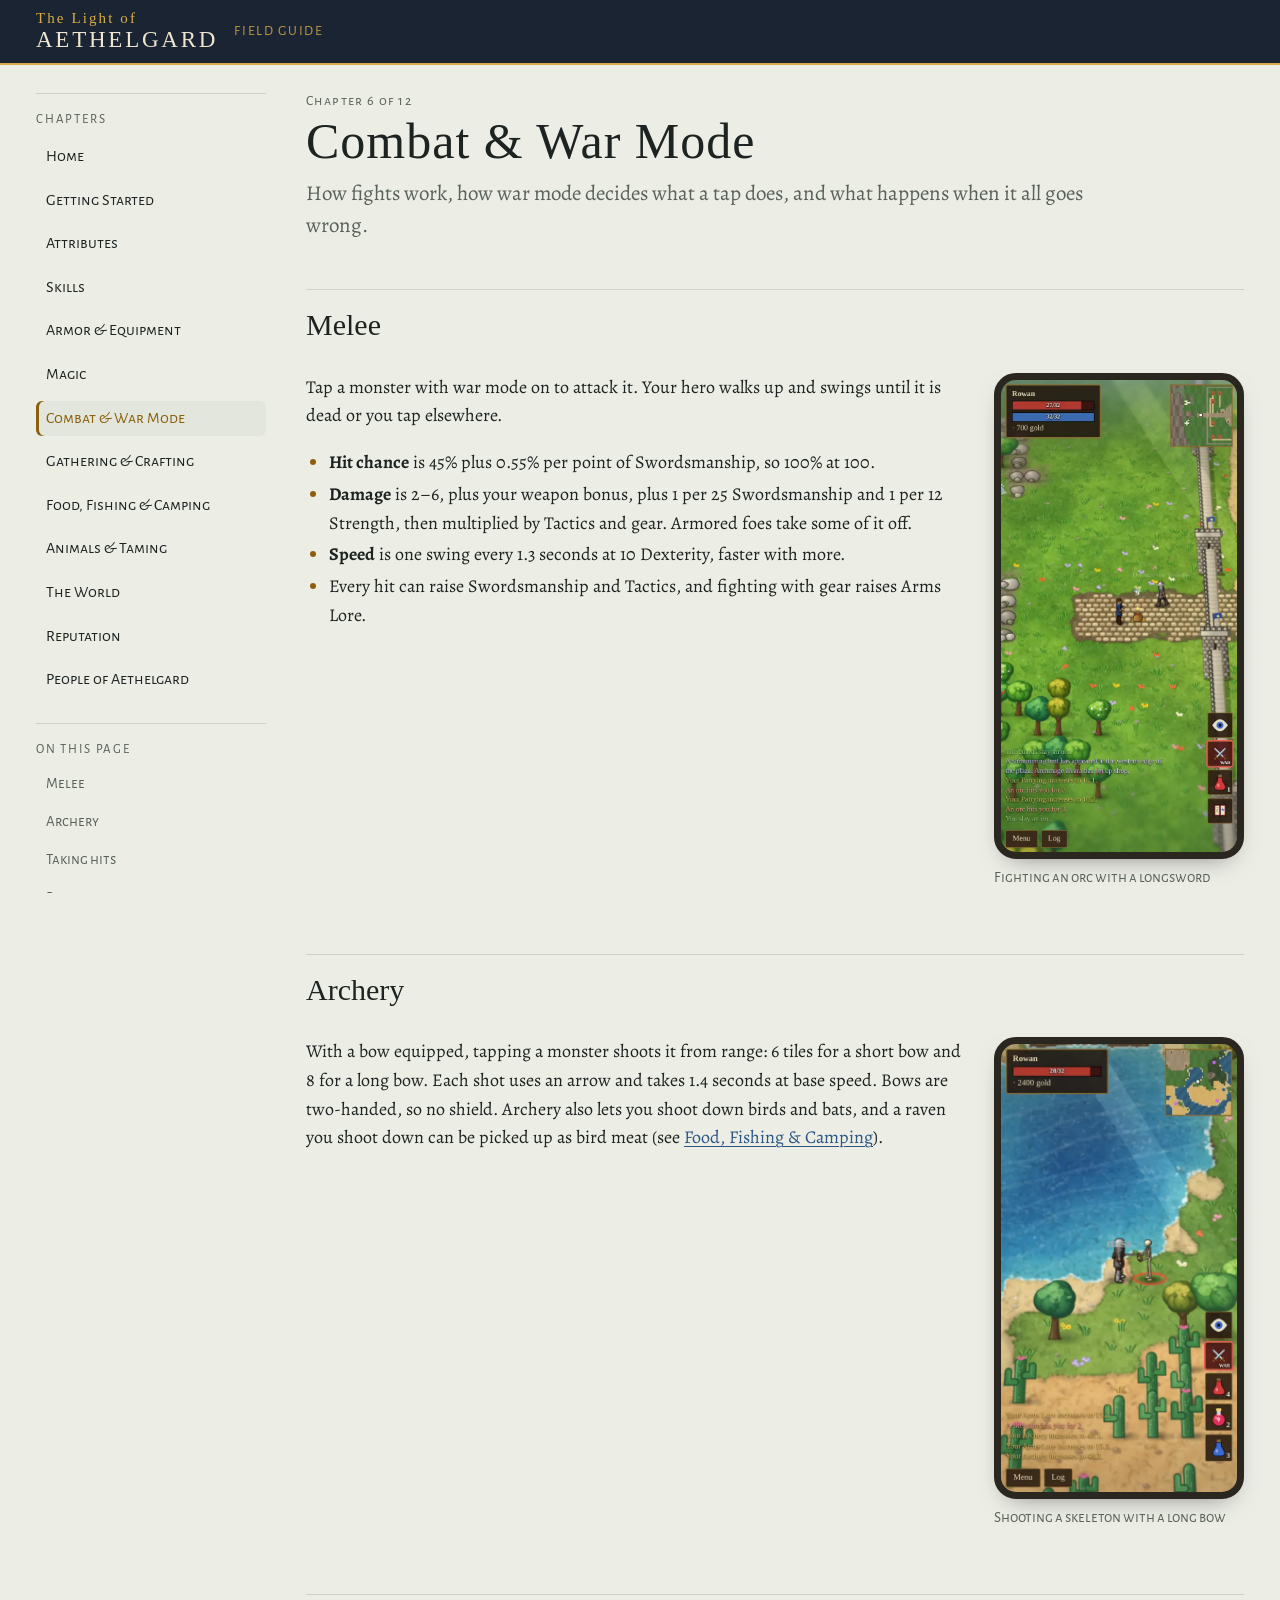
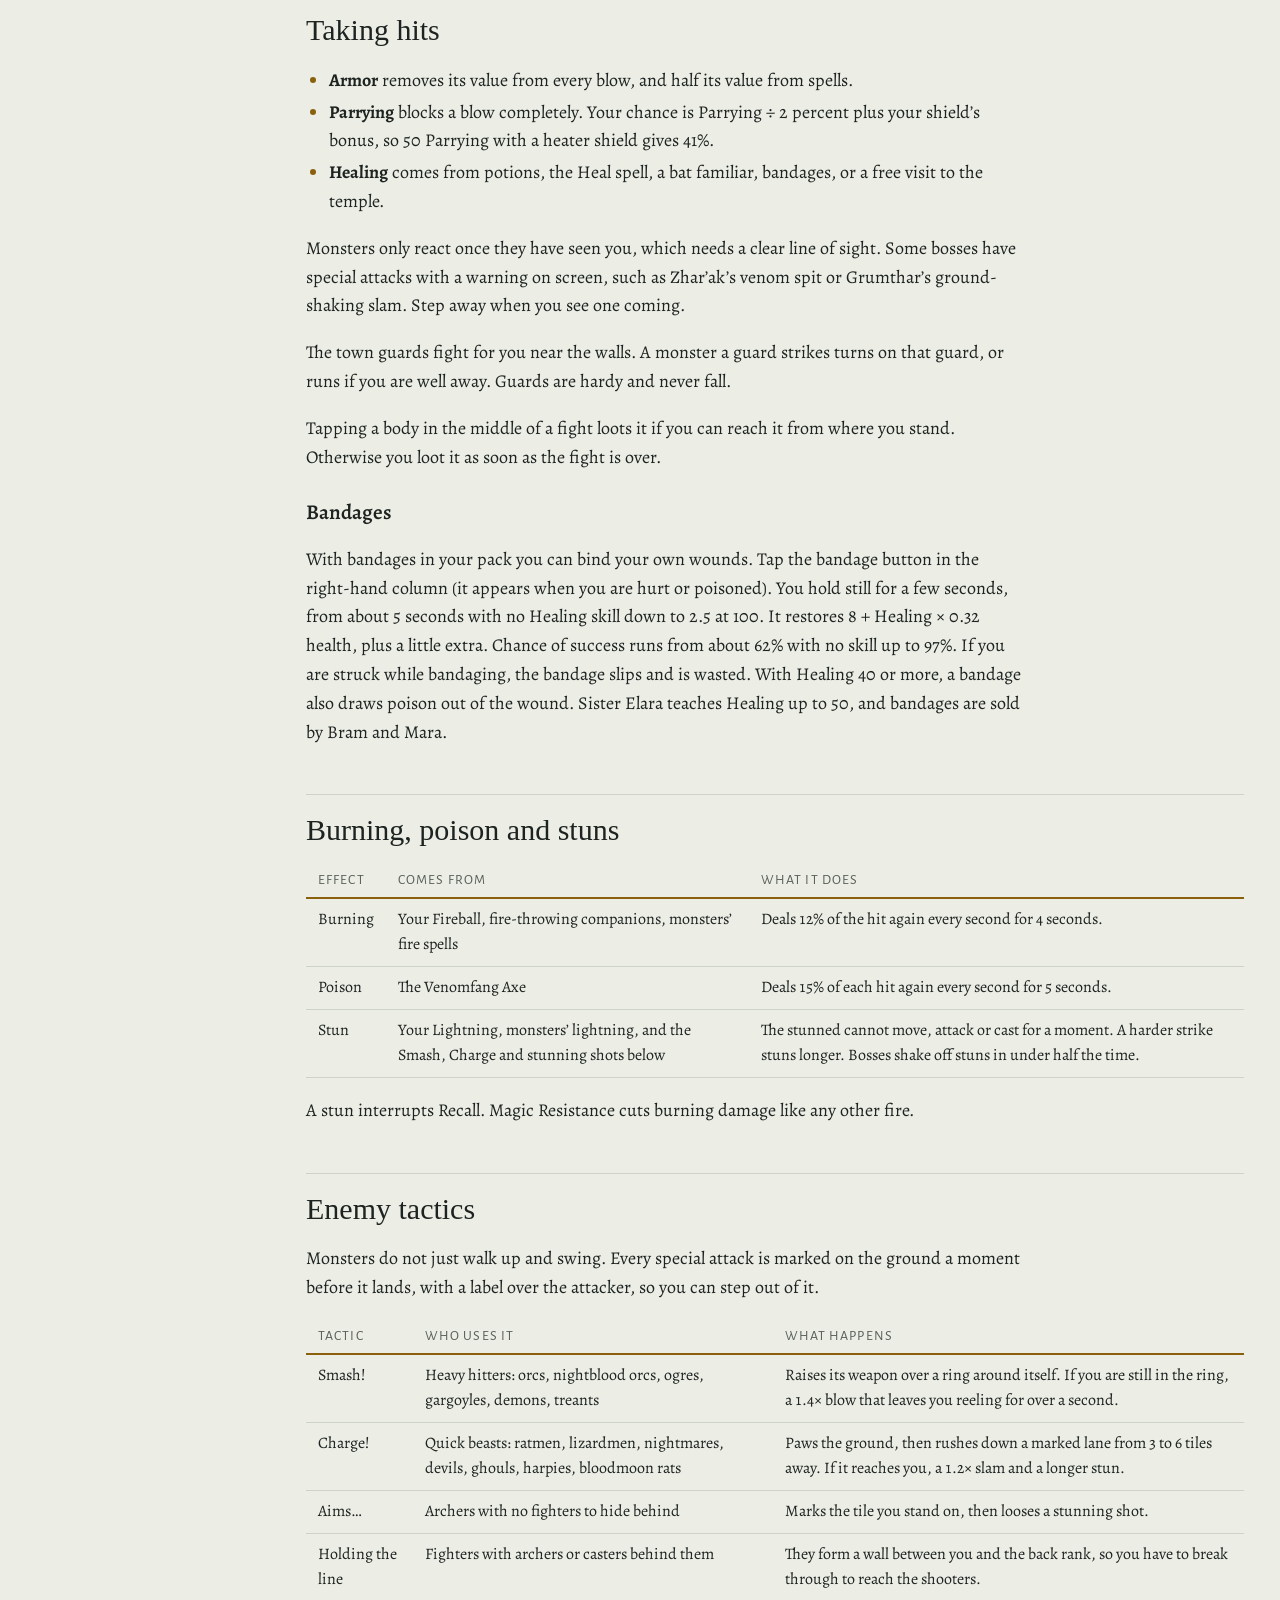
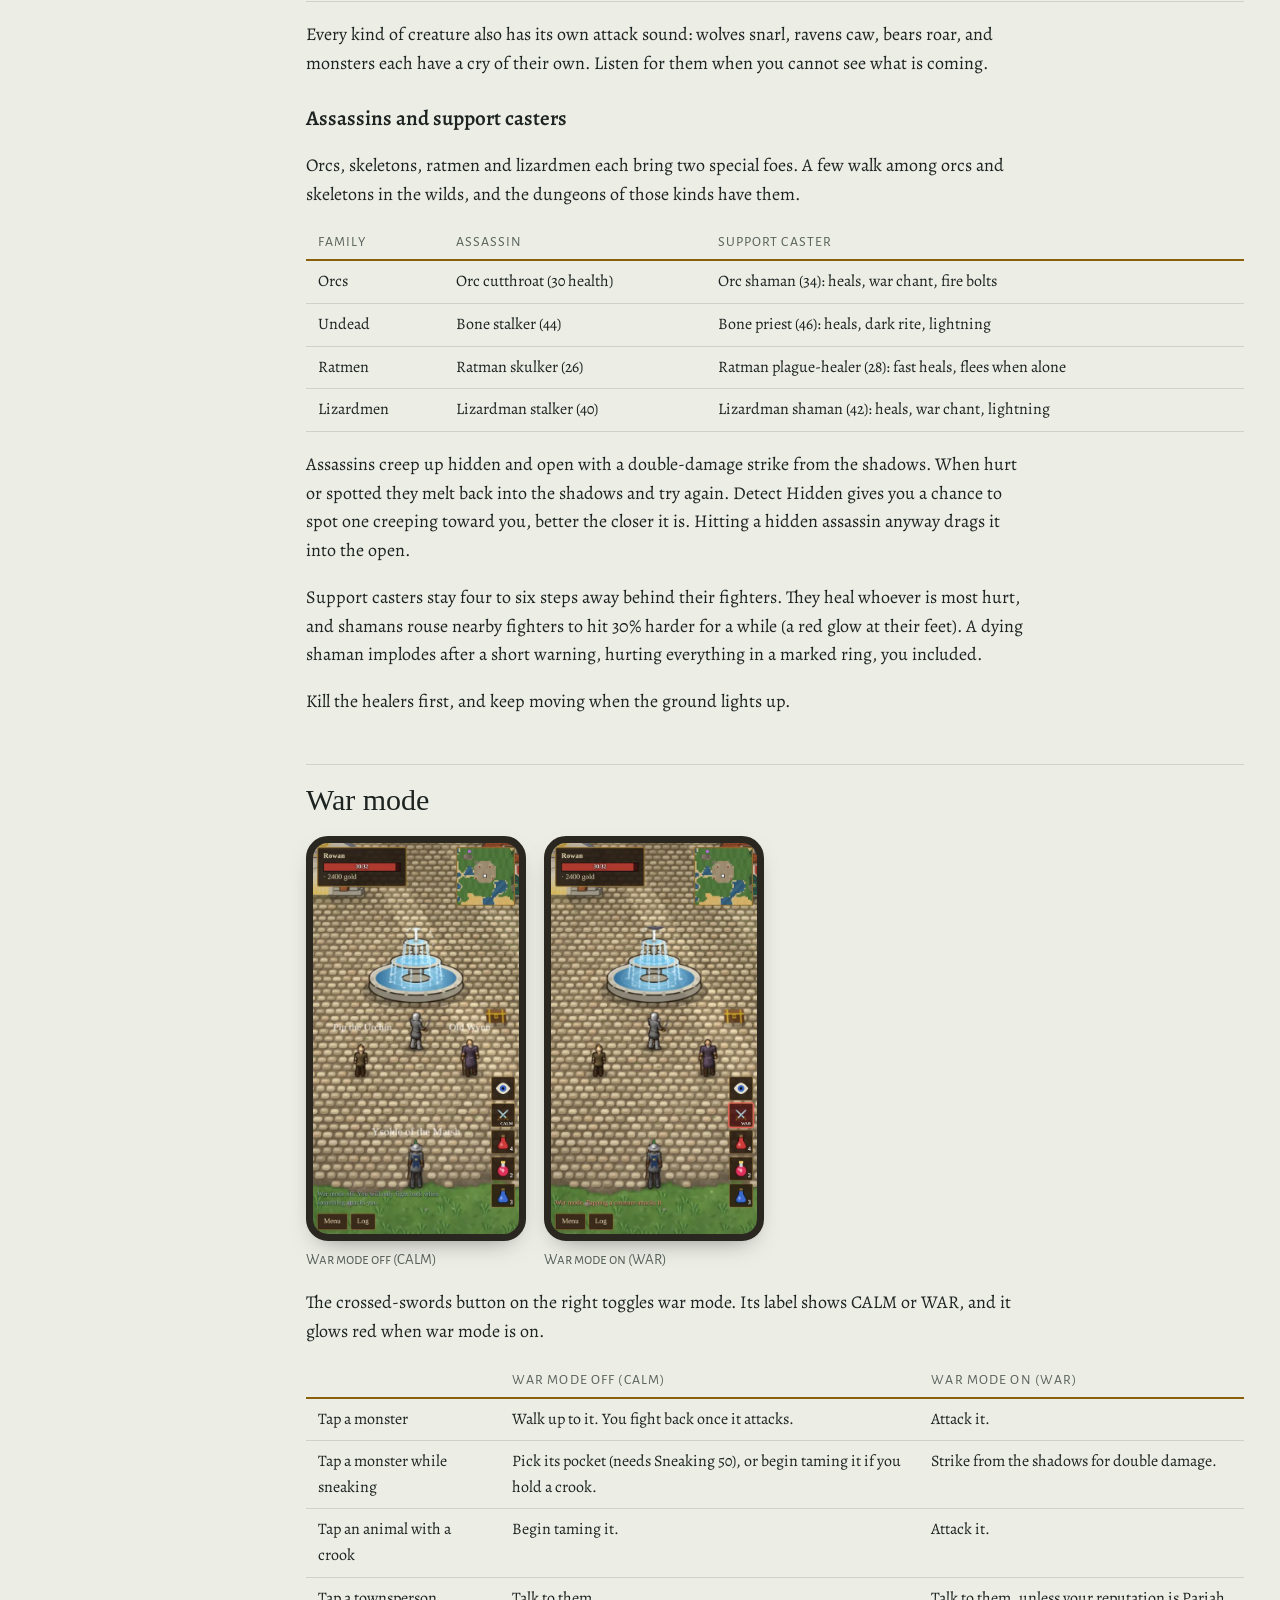
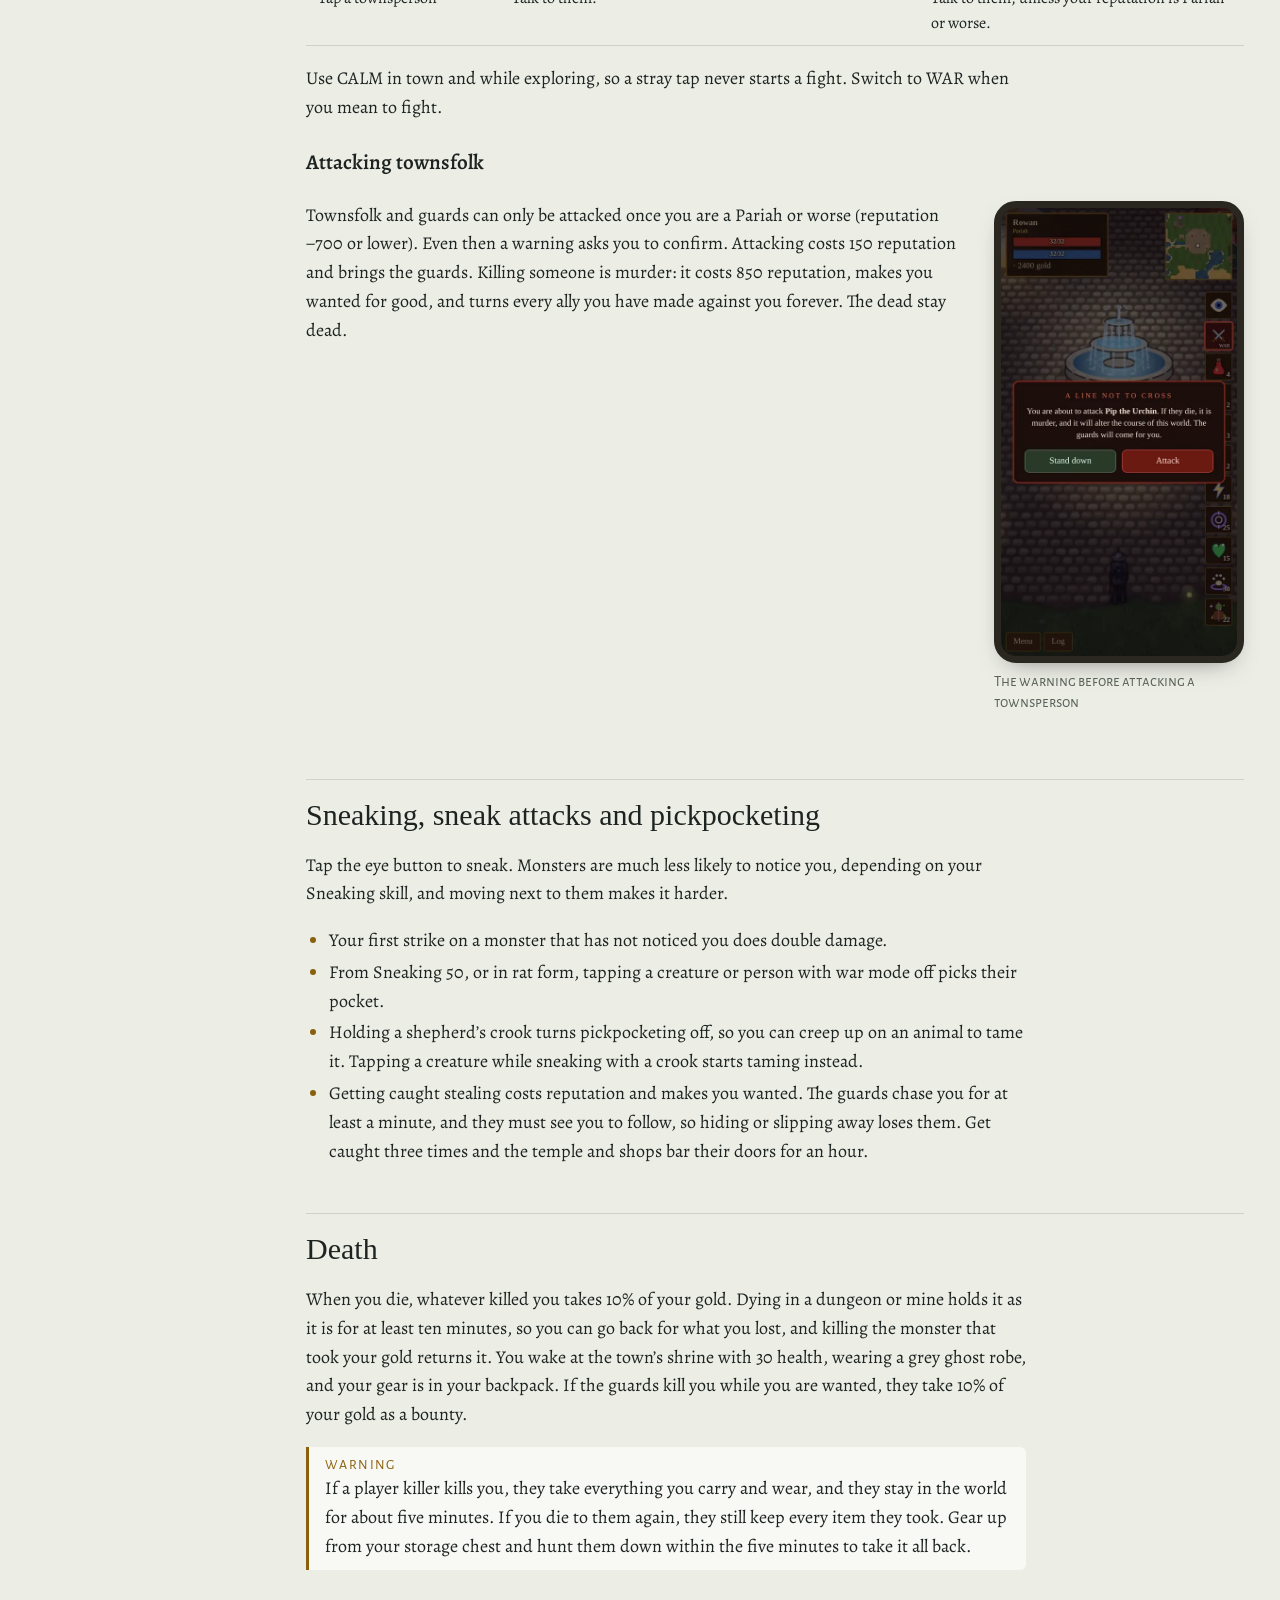
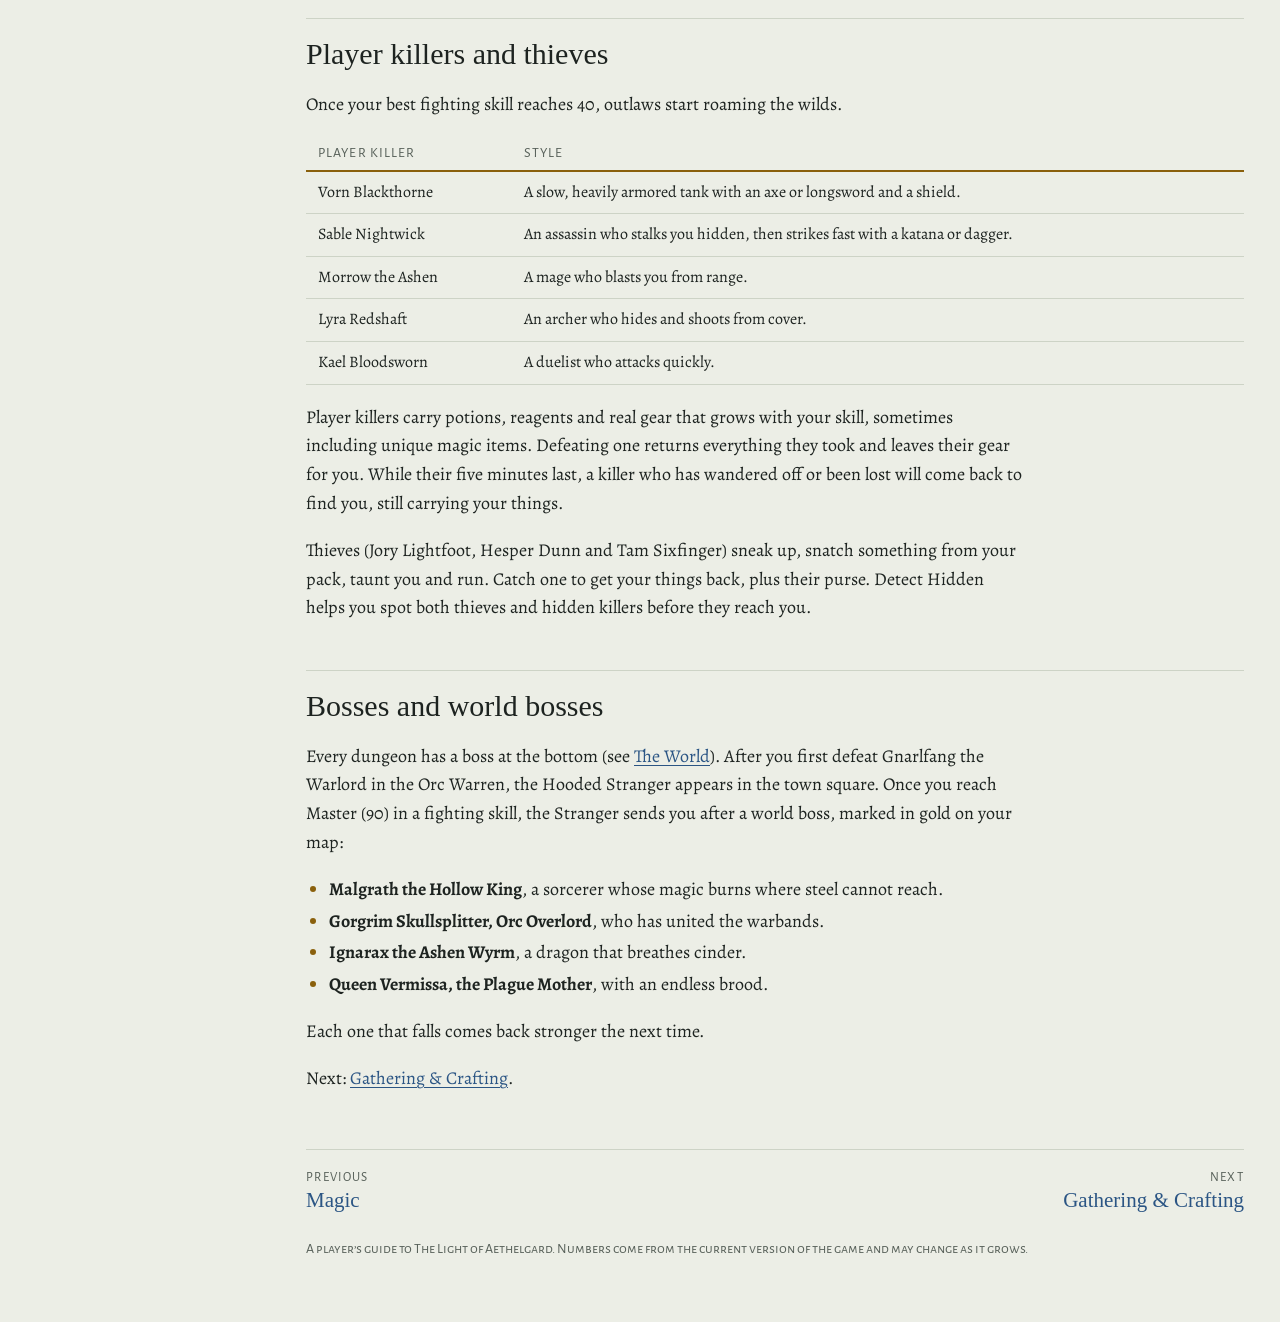
<file: combat.html>
<!doctype html>
<html lang="en">
<head>
<meta charset="utf-8">
<meta name="viewport" content="width=device-width, initial-scale=1, viewport-fit=cover">
<title>Combat &amp; War Mode · Aethelgard Field Guide</title>
<meta name="description" content="How fights work, how war mode decides what a tap does, and what happens when it all goes wrong.">
<link rel="preconnect" href="https://fonts.googleapis.com"><link rel="preconnect" href="https://fonts.gstatic.com" crossorigin><link rel="stylesheet" href="https://fonts.googleapis.com/css2?family=Alegreya:ital,wght@0,400;0,600;0,700;1,400&family=Alegreya+Sans+SC:wght@400;600&family=IM+Fell+English+SC&display=swap">
<link rel="stylesheet" href="style.css">
</head>
<body>
<header class="top"><div class="top-in">
<a class="mark" href="index.html"><small>The Light of</small><b>AETHELGARD</b></a>
<span class="tag">Field Guide</span><span class="sp"></span>
<label class="picker"><select aria-label="Go to page" onchange="location.href=this.value"><option value="index.html">Home</option><option value="getting-started.html">Getting Started</option><option value="attributes.html">Attributes</option><option value="skills.html">Skills</option><option value="equipment.html">Armor &amp; Equipment</option><option value="magic.html">Magic</option><option value="combat.html" selected>Combat &amp; War Mode</option><option value="crafting.html">Gathering &amp; Crafting</option><option value="survival.html">Food, Fishing &amp; Camping</option><option value="animals.html">Animals &amp; Taming</option><option value="world.html">The World</option><option value="reputation.html">Reputation</option><option value="people.html">People of Aethelgard</option></select></label>
</div></header>
<div class="wrap">
<aside class="rail"><h2>Chapters</h2><ol><li><a href="index.html">Home</a></li><li><a href="getting-started.html">Getting Started</a></li><li><a href="attributes.html">Attributes</a></li><li><a href="skills.html">Skills</a></li><li><a href="equipment.html">Armor &amp; Equipment</a></li><li><a href="magic.html">Magic</a></li><li><a href="combat.html" aria-current="page">Combat &amp; War Mode</a></li><li><a href="crafting.html">Gathering &amp; Crafting</a></li><li><a href="survival.html">Food, Fishing &amp; Camping</a></li><li><a href="animals.html">Animals &amp; Taming</a></li><li><a href="world.html">The World</a></li><li><a href="reputation.html">Reputation</a></li><li><a href="people.html">People of Aethelgard</a></li></ol><h2>On this page</h2><ol class="toc"><li><a href="#melee">Melee</a></li><li><a href="#archery">Archery</a></li><li><a href="#taking-hits">Taking hits</a></li><li><a href="#burning-poison-and-stuns">Burning, poison and stuns</a></li><li><a href="#enemy-tactics">Enemy tactics</a></li><li><a href="#war-mode">War mode</a></li><li><a href="#sneaking-sneak-attacks-and-pickpocketing">Sneaking, sneak attacks and pickpocketing</a></li><li><a href="#death">Death</a></li><li><a href="#player-killers-and-thieves">Player killers and thieves</a></li><li><a href="#bosses-and-world-bosses">Bosses and world bosses</a></li></ol></aside>
<main>
<p class="crumb">Chapter 6 of 12</p>
<h1>Combat &amp; War Mode</h1>
<p class="lede">How fights work, how war mode decides what a tap does, and what happens when it all goes wrong.</p>
<h2 id="melee">Melee</h2>
<div class="split"><div><p>Tap a monster with war mode on to attack it. Your hero walks up and swings until it is dead or you tap elsewhere.</p><ul><li><b>Hit chance</b> is 45% plus 0.55% per point of Swordsmanship, so 100% at 100.</li><li><b>Damage</b> is 2–6, plus your weapon bonus, plus 1 per 25 Swordsmanship and 1 per 12 Strength, then multiplied by Tactics and gear. Armored foes take some of it off.</li><li><b>Speed</b> is one swing every 1.3 seconds at 10 Dexterity, faster with more.</li><li>Every hit can raise Swordsmanship and Tactics, and fighting with gear raises Arms Lore.</li></ul></div><figure class="phone"><div class="scr"><img src="fight.webp" alt="Fighting an orc with a longsword" loading="lazy"></div><figcaption>Fighting an orc with a longsword</figcaption></figure></div>
<h2 id="archery">Archery</h2>
<div class="split"><div><p>With a bow equipped, tapping a monster shoots it from range: 6 tiles for a short bow and 8 for a long bow. Each shot uses an arrow and takes 1.4 seconds at base speed. Bows are two-handed, so no shield. Archery also lets you shoot down birds and bats, and a raven you shoot down can be picked up as bird meat (see <a href=”survival.html”>Food, Fishing & Camping</a>).</p></div><figure class="phone"><div class="scr"><img src="bow.webp" alt="Shooting a skeleton with a long bow" loading="lazy"></div><figcaption>Shooting a skeleton with a long bow</figcaption></figure></div>
<h2 id="taking-hits">Taking hits</h2>
<ul><li><b>Armor</b> removes its value from every blow, and half its value from spells.</li><li><b>Parrying</b> blocks a blow completely. Your chance is Parrying ÷ 2 percent plus your shield’s bonus, so 50 Parrying with a heater shield gives 41%.</li><li><b>Healing</b> comes from potions, the Heal spell, a bat familiar, bandages, or a free visit to the temple.</li></ul>
<p>Monsters only react once they have seen you, which needs a clear line of sight. Some bosses have special attacks with a warning on screen, such as Zhar’ak’s venom spit or Grumthar’s ground-shaking slam. Step away when you see one coming.</p>
<p>The town guards fight for you near the walls. A monster a guard strikes turns on that guard, or runs if you are well away. Guards are hardy and never fall.</p>
<p>Tapping a body in the middle of a fight loots it if you can reach it from where you stand. Otherwise you loot it as soon as the fight is over.</p>
<h3 id="bandages">Bandages</h3>
<p>With bandages in your pack you can bind your own wounds. Tap the bandage button in the right-hand column (it appears when you are hurt or poisoned). You hold still for a few seconds, from about 5 seconds with no Healing skill down to 2.5 at 100. It restores 8 + Healing × 0.32 health, plus a little extra. Chance of success runs from about 62% with no skill up to 97%. If you are struck while bandaging, the bandage slips and is wasted. With Healing 40 or more, a bandage also draws poison out of the wound. Sister Elara teaches Healing up to 50, and bandages are sold by Bram and Mara.</p>
<h2 id="burning-poison-and-stuns">Burning, poison and stuns</h2>
<div class="tbl"><table><thead><tr><th>Effect</th><th>Comes from</th><th>What it does</th></tr></thead><tbody><tr><td>Burning</td><td>Your Fireball, fire-throwing companions, monsters’ fire spells</td><td>Deals 12% of the hit again every second for 4 seconds.</td></tr><tr><td>Poison</td><td>The Venomfang Axe</td><td>Deals 15% of each hit again every second for 5 seconds.</td></tr><tr><td>Stun</td><td>Your Lightning, monsters’ lightning, and the Smash, Charge and stunning shots below</td><td>The stunned cannot move, attack or cast for a moment. A harder strike stuns longer. Bosses shake off stuns in under half the time.</td></tr></tbody></table></div>
<p>A stun interrupts Recall. Magic Resistance cuts burning damage like any other fire.</p>
<h2 id="enemy-tactics">Enemy tactics</h2>
<p>Monsters do not just walk up and swing. Every special attack is marked on the ground a moment before it lands, with a label over the attacker, so you can step out of it.</p>
<div class="tbl"><table><thead><tr><th>Tactic</th><th>Who uses it</th><th>What happens</th></tr></thead><tbody><tr><td>Smash!</td><td>Heavy hitters: orcs, nightblood orcs, ogres, gargoyles, demons, treants</td><td>Raises its weapon over a ring around itself. If you are still in the ring, a 1.4× blow that leaves you reeling for over a second.</td></tr><tr><td>Charge!</td><td>Quick beasts: ratmen, lizardmen, nightmares, devils, ghouls, harpies, bloodmoon rats</td><td>Paws the ground, then rushes down a marked lane from 3 to 6 tiles away. If it reaches you, a 1.2× slam and a longer stun.</td></tr><tr><td>Aims…</td><td>Archers with no fighters to hide behind</td><td>Marks the tile you stand on, then looses a stunning shot.</td></tr><tr><td>Holding the line</td><td>Fighters with archers or casters behind them</td><td>They form a wall between you and the back rank, so you have to break through to reach the shooters.</td></tr></tbody></table></div>
<p>Every kind of creature also has its own attack sound: wolves snarl, ravens caw, bears roar, and monsters each have a cry of their own. Listen for them when you cannot see what is coming.</p>
<h3 id="assassins-and-support-casters">Assassins and support casters</h3>
<p>Orcs, skeletons, ratmen and lizardmen each bring two special foes. A few walk among orcs and skeletons in the wilds, and the dungeons of those kinds have them.</p>
<div class="tbl"><table><thead><tr><th>Family</th><th>Assassin</th><th>Support caster</th></tr></thead><tbody><tr><td>Orcs</td><td>Orc cutthroat (30 health)</td><td>Orc shaman (34): heals, war chant, fire bolts</td></tr><tr><td>Undead</td><td>Bone stalker (44)</td><td>Bone priest (46): heals, dark rite, lightning</td></tr><tr><td>Ratmen</td><td>Ratman skulker (26)</td><td>Ratman plague-healer (28): fast heals, flees when alone</td></tr><tr><td>Lizardmen</td><td>Lizardman stalker (40)</td><td>Lizardman shaman (42): heals, war chant, lightning</td></tr></tbody></table></div>
<p>Assassins creep up hidden and open with a double-damage strike from the shadows. When hurt or spotted they melt back into the shadows and try again. Detect Hidden gives you a chance to spot one creeping toward you, better the closer it is. Hitting a hidden assassin anyway drags it into the open.</p>
<p>Support casters stay four to six steps away behind their fighters. They heal whoever is most hurt, and shamans rouse nearby fighters to hit 30% harder for a while (a red glow at their feet). A dying shaman implodes after a short warning, hurting everything in a marked ring, you included.</p>
<p>Kill the healers first, and keep moving when the ground lights up.</p>
<h2 id="war-mode">War mode</h2>
<div class="pair"><figure class="phone"><div class="scr"><img src="calm.webp" alt="War mode off (CALM)" loading="lazy"></div><figcaption>War mode off (CALM)</figcaption></figure><figure class="phone"><div class="scr"><img src="warmode.webp" alt="War mode on (WAR)" loading="lazy"></div><figcaption>War mode on (WAR)</figcaption></figure></div>
<p>The crossed-swords button on the right toggles war mode. Its label shows CALM or WAR, and it glows red when war mode is on.</p>
<div class="tbl"><table><thead><tr><th></th><th>War mode off (CALM)</th><th>War mode on (WAR)</th></tr></thead><tbody><tr><td>Tap a monster</td><td>Walk up to it. You fight back once it attacks.</td><td>Attack it.</td></tr><tr><td>Tap a monster while sneaking</td><td>Pick its pocket (needs Sneaking 50), or begin taming it if you hold a crook.</td><td>Strike from the shadows for double damage.</td></tr><tr><td>Tap an animal with a crook</td><td>Begin taming it.</td><td>Attack it.</td></tr><tr><td>Tap a townsperson</td><td>Talk to them.</td><td>Talk to them, unless your reputation is Pariah or worse.</td></tr></tbody></table></div>
<p>Use CALM in town and while exploring, so a stray tap never starts a fight. Switch to WAR when you mean to fight.</p>
<h3 id="attacking-townsfolk">Attacking townsfolk</h3>
<div class="split"><div><p>Townsfolk and guards can only be attacked once you are a Pariah or worse (reputation −700 or lower). Even then a warning asks you to confirm. Attacking costs 150 reputation and brings the guards. Killing someone is murder: it costs 850 reputation, makes you wanted for good, and turns every ally you have made against you forever. The dead stay dead.</p></div><figure class="phone"><div class="scr"><img src="murderwarn.webp" alt="The warning before attacking a townsperson" loading="lazy"></div><figcaption>The warning before attacking a townsperson</figcaption></figure></div>
<h2 id="sneaking-sneak-attacks-and-pickpocketing">Sneaking, sneak attacks and pickpocketing</h2>
<p>Tap the eye button to sneak. Monsters are much less likely to notice you, depending on your Sneaking skill, and moving next to them makes it harder.</p>
<ul><li>Your first strike on a monster that has not noticed you does double damage.</li><li>From Sneaking 50, or in rat form, tapping a creature or person with war mode off picks their pocket.</li><li>Holding a shepherd’s crook turns pickpocketing off, so you can creep up on an animal to tame it. Tapping a creature while sneaking with a crook starts taming instead.</li><li>Getting caught stealing costs reputation and makes you wanted. The guards chase you for at least a minute, and they must see you to follow, so hiding or slipping away loses them. Get caught three times and the temple and shops bar their doors for an hour.</li></ul>
<h2 id="death">Death</h2>
<p>When you die, whatever killed you takes 10% of your gold. Dying in a dungeon or mine holds it as it is for at least ten minutes, so you can go back for what you lost, and killing the monster that took your gold returns it. You wake at the town’s shrine with 30 health, wearing a grey ghost robe, and your gear is in your backpack. If the guards kill you while you are wanted, they take 10% of your gold as a bounty.</p>
<div class="note warn"><b>Warning</b>If a player killer kills you, they take everything you carry and wear, and they stay in the world for about five minutes. If you die to them again, they still keep every item they took. Gear up from your storage chest and hunt them down within the five minutes to take it all back.</div>
<h2 id="player-killers-and-thieves">Player killers and thieves</h2>
<p>Once your best fighting skill reaches 40, outlaws start roaming the wilds.</p>
<div class="tbl"><table><thead><tr><th>Player killer</th><th>Style</th></tr></thead><tbody><tr><td>Vorn Blackthorne</td><td>A slow, heavily armored tank with an axe or longsword and a shield.</td></tr><tr><td>Sable Nightwick</td><td>An assassin who stalks you hidden, then strikes fast with a katana or dagger.</td></tr><tr><td>Morrow the Ashen</td><td>A mage who blasts you from range.</td></tr><tr><td>Lyra Redshaft</td><td>An archer who hides and shoots from cover.</td></tr><tr><td>Kael Bloodsworn</td><td>A duelist who attacks quickly.</td></tr></tbody></table></div>
<p>Player killers carry potions, reagents and real gear that grows with your skill, sometimes including unique magic items. Defeating one returns everything they took and leaves their gear for you. While their five minutes last, a killer who has wandered off or been lost will come back to find you, still carrying your things.</p>
<p>Thieves (Jory Lightfoot, Hesper Dunn and Tam Sixfinger) sneak up, snatch something from your pack, taunt you and run. Catch one to get your things back, plus their purse. Detect Hidden helps you spot both thieves and hidden killers before they reach you.</p>
<h2 id="bosses-and-world-bosses">Bosses and world bosses</h2>
<p>Every dungeon has a boss at the bottom (see <a href=”world.html”>The World</a>). After you first defeat Gnarlfang the Warlord in the Orc Warren, the Hooded Stranger appears in the town square. Once you reach Master (90) in a fighting skill, the Stranger sends you after a world boss, marked in gold on your map:</p>
<ul><li><b>Malgrath the Hollow King</b>, a sorcerer whose magic burns where steel cannot reach.</li><li><b>Gorgrim Skullsplitter, Orc Overlord</b>, who has united the warbands.</li><li><b>Ignarax the Ashen Wyrm</b>, a dragon that breathes cinder.</li><li><b>Queen Vermissa, the Plague Mother</b>, with an endless brood.</li></ul>
<p>Each one that falls comes back stronger the next time.</p>
<p>Next: <a href=”crafting.html”>Gathering & Crafting</a>.</p>
<nav class="pager" aria-label="Next and previous pages"><a href="magic.html"><small>Previous</small><b>Magic</b></a><a class="nx" href="crafting.html"><small>Next</small><b>Gathering &amp; Crafting</b></a></nav>
<footer>A player’s guide to The Light of Aethelgard. Numbers come from the current version of the game and may change as it grows.</footer>
</main>
</div>
</body>
</html>
</file>
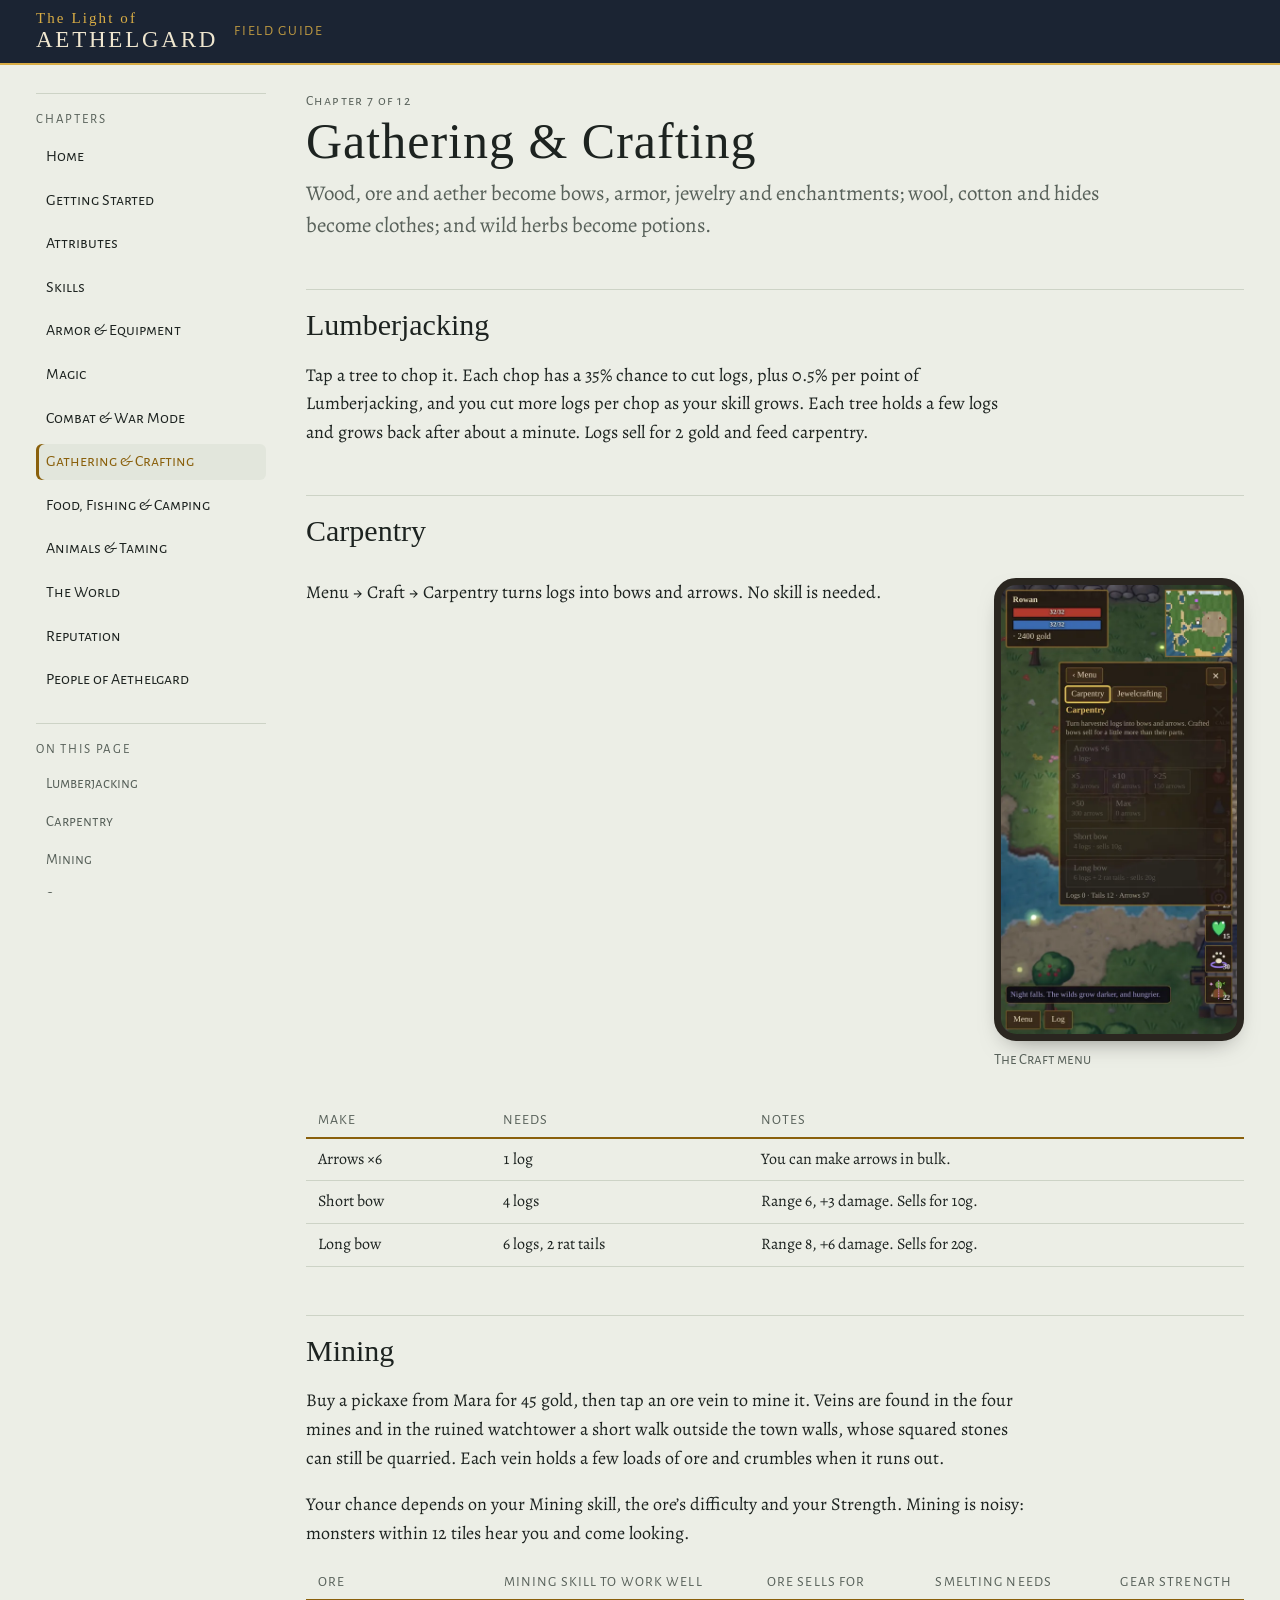
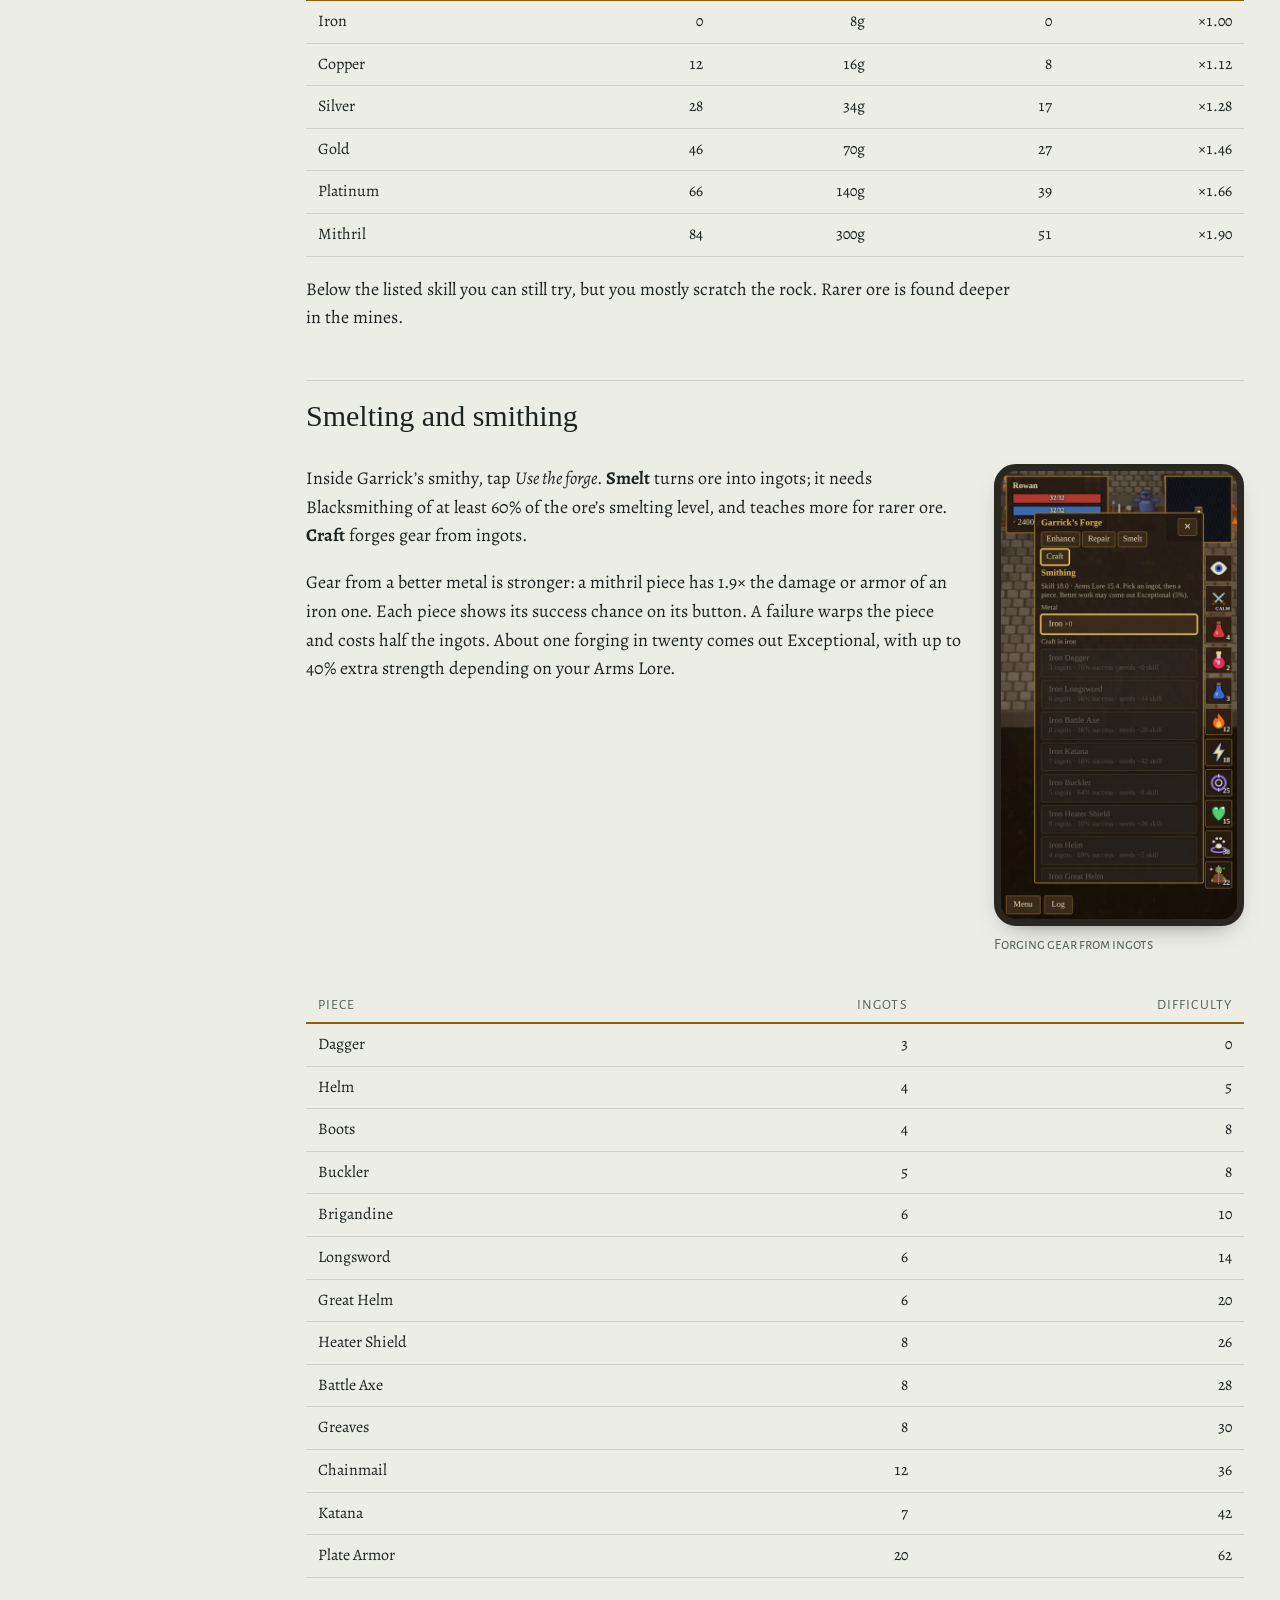
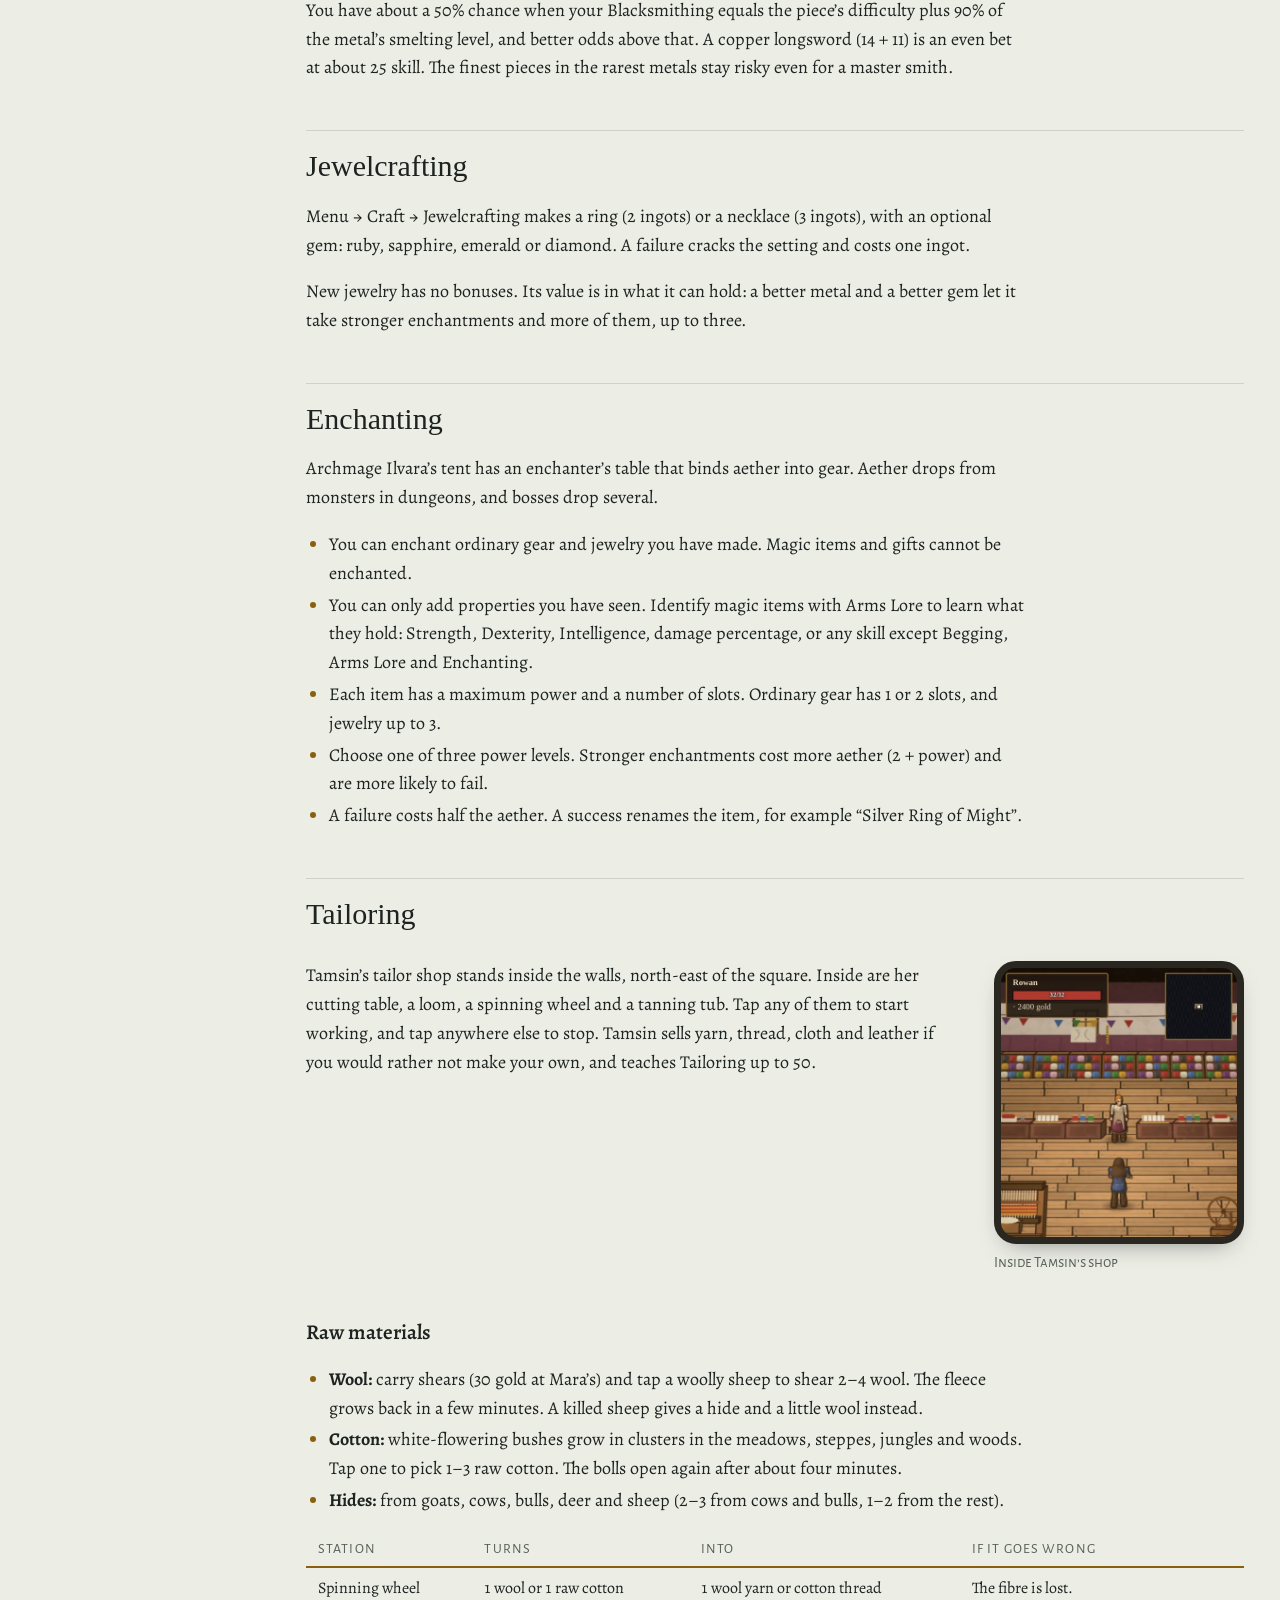
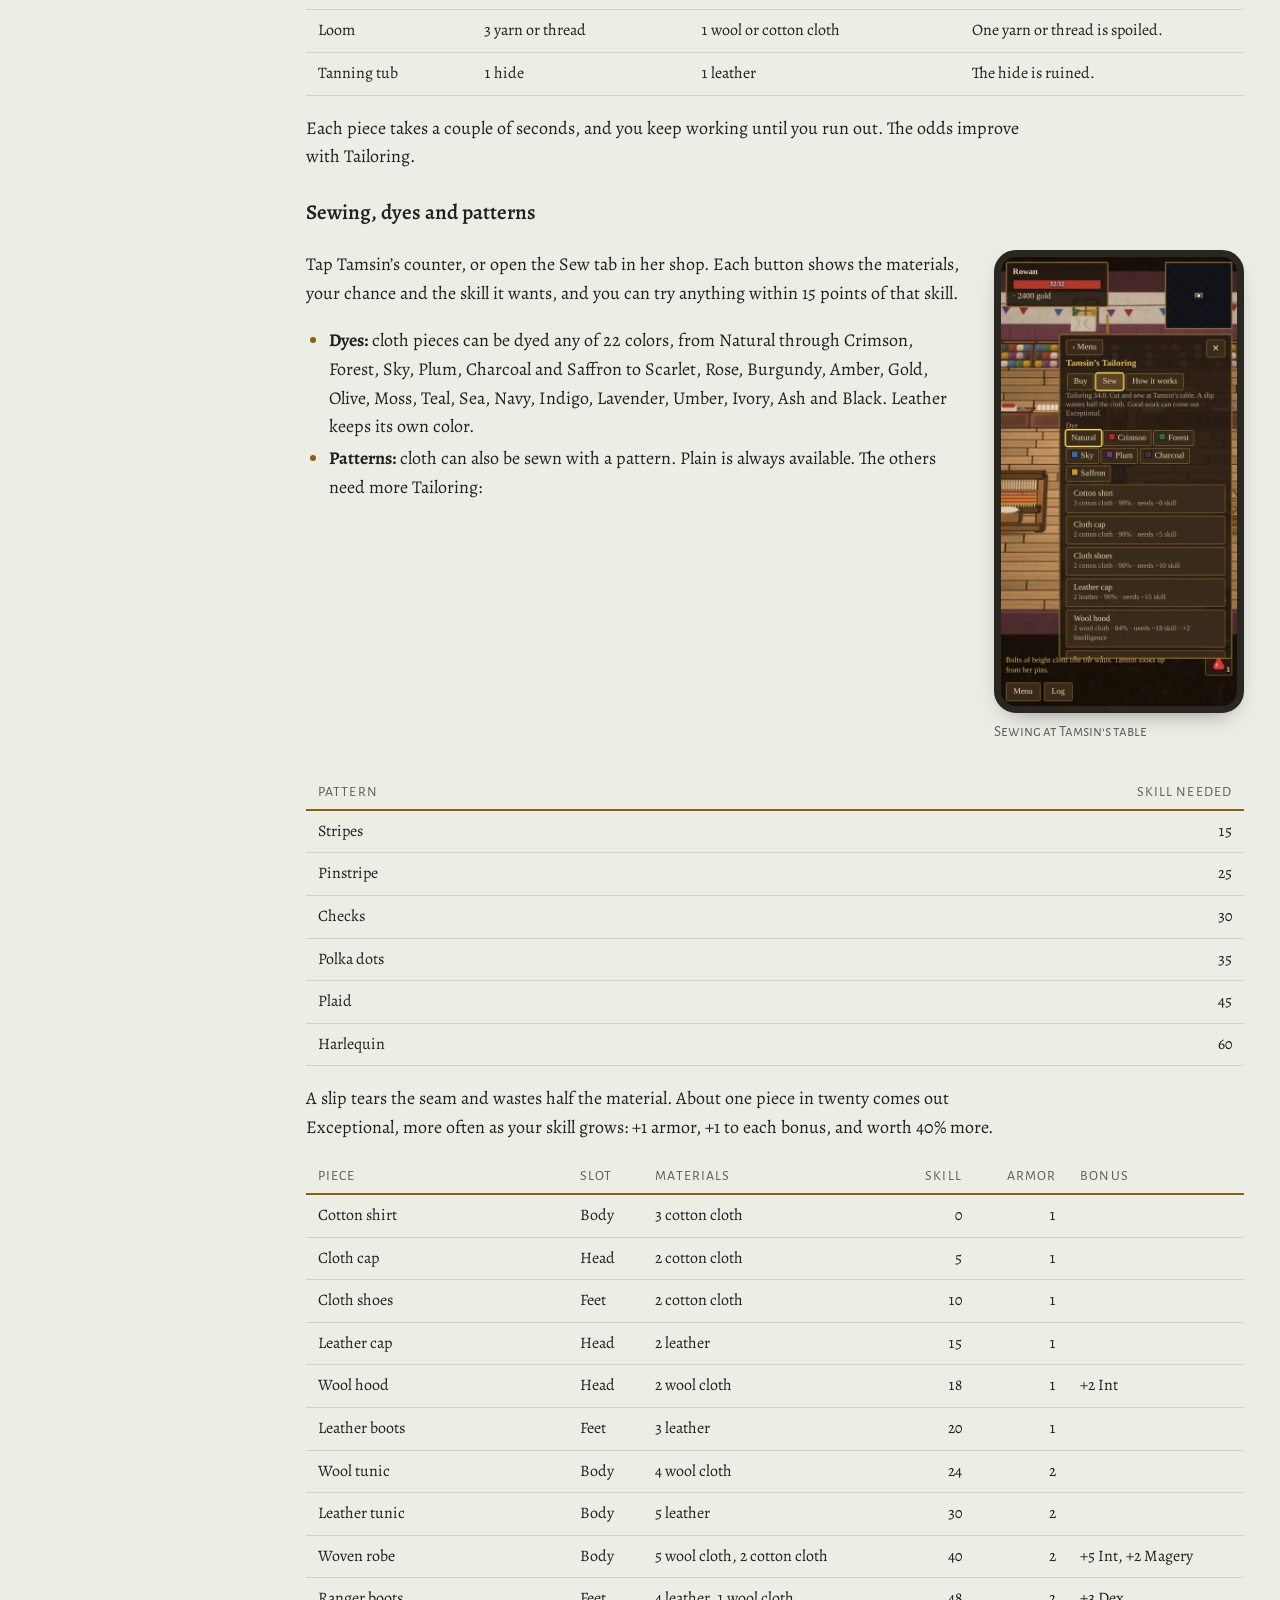
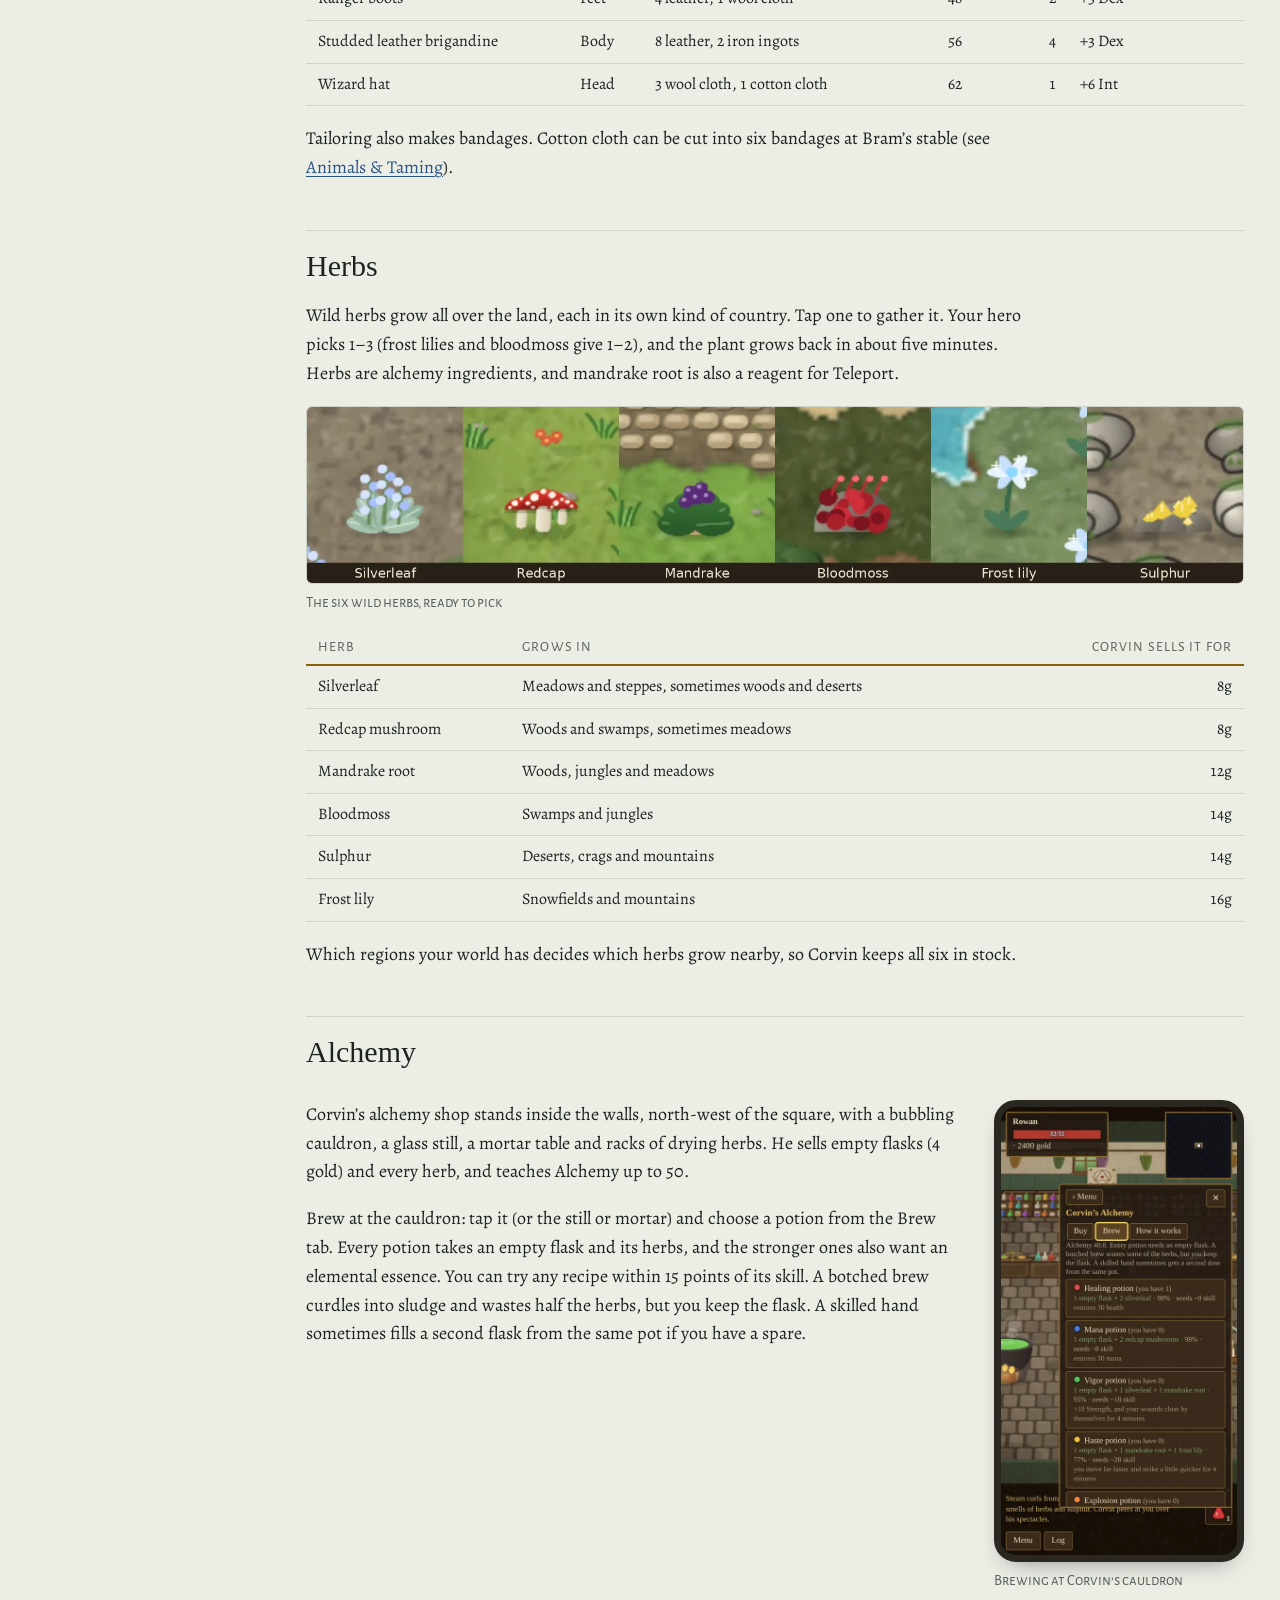
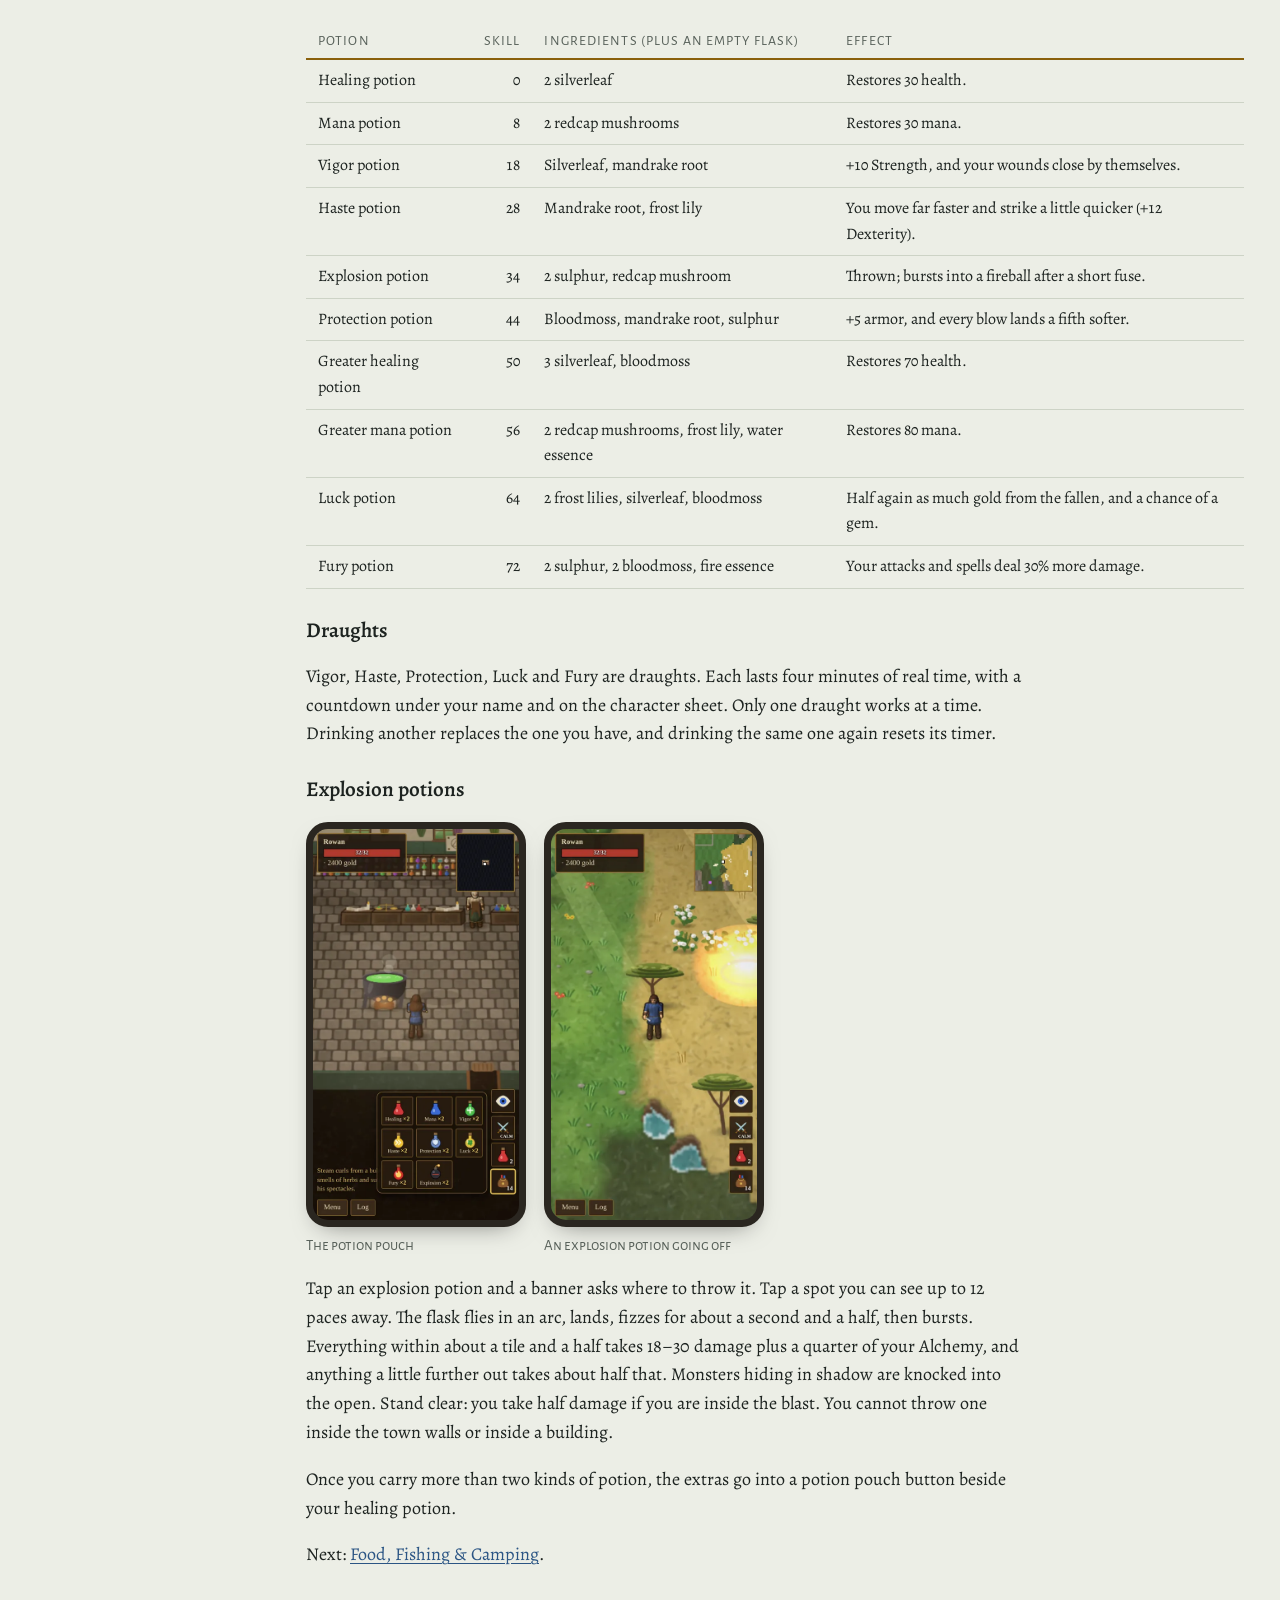
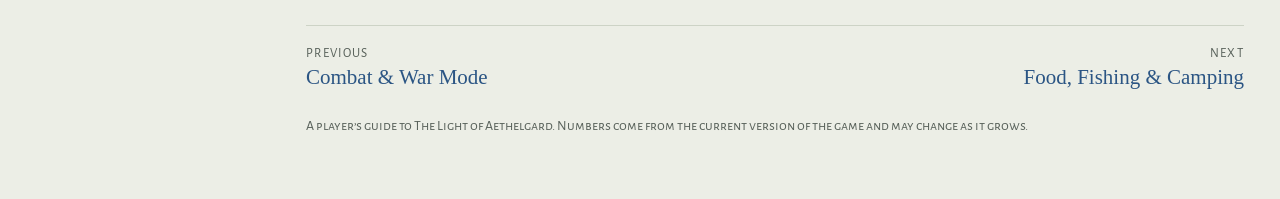
<file: crafting.html>
<!doctype html>
<html lang="en">
<head>
<meta charset="utf-8">
<meta name="viewport" content="width=device-width, initial-scale=1, viewport-fit=cover">
<title>Gathering &amp; Crafting · Aethelgard Field Guide</title>
<meta name="description" content="Wood, ore and aether become bows, armor, jewelry and enchantments; wool, cotton and hides become clothes; and wild herbs become potions.">
<link rel="preconnect" href="https://fonts.googleapis.com"><link rel="preconnect" href="https://fonts.gstatic.com" crossorigin><link rel="stylesheet" href="https://fonts.googleapis.com/css2?family=Alegreya:ital,wght@0,400;0,600;0,700;1,400&family=Alegreya+Sans+SC:wght@400;600&family=IM+Fell+English+SC&display=swap">
<link rel="stylesheet" href="style.css">
</head>
<body>
<header class="top"><div class="top-in">
<a class="mark" href="index.html"><small>The Light of</small><b>AETHELGARD</b></a>
<span class="tag">Field Guide</span><span class="sp"></span>
<label class="picker"><select aria-label="Go to page" onchange="location.href=this.value"><option value="index.html">Home</option><option value="getting-started.html">Getting Started</option><option value="attributes.html">Attributes</option><option value="skills.html">Skills</option><option value="equipment.html">Armor &amp; Equipment</option><option value="magic.html">Magic</option><option value="combat.html">Combat &amp; War Mode</option><option value="crafting.html" selected>Gathering &amp; Crafting</option><option value="survival.html">Food, Fishing &amp; Camping</option><option value="animals.html">Animals &amp; Taming</option><option value="world.html">The World</option><option value="reputation.html">Reputation</option><option value="people.html">People of Aethelgard</option></select></label>
</div></header>
<div class="wrap">
<aside class="rail"><h2>Chapters</h2><ol><li><a href="index.html">Home</a></li><li><a href="getting-started.html">Getting Started</a></li><li><a href="attributes.html">Attributes</a></li><li><a href="skills.html">Skills</a></li><li><a href="equipment.html">Armor &amp; Equipment</a></li><li><a href="magic.html">Magic</a></li><li><a href="combat.html">Combat &amp; War Mode</a></li><li><a href="crafting.html" aria-current="page">Gathering &amp; Crafting</a></li><li><a href="survival.html">Food, Fishing &amp; Camping</a></li><li><a href="animals.html">Animals &amp; Taming</a></li><li><a href="world.html">The World</a></li><li><a href="reputation.html">Reputation</a></li><li><a href="people.html">People of Aethelgard</a></li></ol><h2>On this page</h2><ol class="toc"><li><a href="#lumberjacking">Lumberjacking</a></li><li><a href="#carpentry">Carpentry</a></li><li><a href="#mining">Mining</a></li><li><a href="#smelting-and-smithing">Smelting and smithing</a></li><li><a href="#jewelcrafting">Jewelcrafting</a></li><li><a href="#enchanting">Enchanting</a></li><li><a href="#tailoring">Tailoring</a></li><li><a href="#herbs">Herbs</a></li><li><a href="#alchemy">Alchemy</a></li></ol></aside>
<main>
<p class="crumb">Chapter 7 of 12</p>
<h1>Gathering &amp; Crafting</h1>
<p class="lede">Wood, ore and aether become bows, armor, jewelry and enchantments; wool, cotton and hides become clothes; and wild herbs become potions.</p>
<h2 id="lumberjacking">Lumberjacking</h2>
<p>Tap a tree to chop it. Each chop has a 35% chance to cut logs, plus 0.5% per point of Lumberjacking, and you cut more logs per chop as your skill grows. Each tree holds a few logs and grows back after about a minute. Logs sell for 2 gold and feed carpentry.</p>
<h2 id="carpentry">Carpentry</h2>
<div class="split"><div><p>Menu → Craft → Carpentry turns logs into bows and arrows. No skill is needed.</p></div><figure class="phone"><div class="scr"><img src="craft.webp" alt="The Craft menu" loading="lazy"></div><figcaption>The Craft menu</figcaption></figure></div>
<div class="tbl"><table><thead><tr><th>Make</th><th>Needs</th><th>Notes</th></tr></thead><tbody><tr><td>Arrows ×6</td><td>1 log</td><td>You can make arrows in bulk.</td></tr><tr><td>Short bow</td><td>4 logs</td><td>Range 6, +3 damage. Sells for 10g.</td></tr><tr><td>Long bow</td><td>6 logs, 2 rat tails</td><td>Range 8, +6 damage. Sells for 20g.</td></tr></tbody></table></div>
<h2 id="mining">Mining</h2>
<p>Buy a pickaxe from Mara for 45 gold, then tap an ore vein to mine it. Veins are found in the four mines and in the ruined watchtower a short walk outside the town walls, whose squared stones can still be quarried. Each vein holds a few loads of ore and crumbles when it runs out.</p>
<p>Your chance depends on your Mining skill, the ore’s difficulty and your Strength. Mining is noisy: monsters within 12 tiles hear you and come looking.</p>
<div class="tbl"><table><thead><tr><th>Ore</th><th class="r">Mining skill to work well</th><th class="r">Ore sells for</th><th class="r">Smelting needs</th><th class="r">Gear strength</th></tr></thead><tbody><tr><td>Iron</td><td class="r">0</td><td class="r">8g</td><td class="r">0</td><td class="r">×1.00</td></tr><tr><td>Copper</td><td class="r">12</td><td class="r">16g</td><td class="r">8</td><td class="r">×1.12</td></tr><tr><td>Silver</td><td class="r">28</td><td class="r">34g</td><td class="r">17</td><td class="r">×1.28</td></tr><tr><td>Gold</td><td class="r">46</td><td class="r">70g</td><td class="r">27</td><td class="r">×1.46</td></tr><tr><td>Platinum</td><td class="r">66</td><td class="r">140g</td><td class="r">39</td><td class="r">×1.66</td></tr><tr><td>Mithril</td><td class="r">84</td><td class="r">300g</td><td class="r">51</td><td class="r">×1.90</td></tr></tbody></table></div>
<p>Below the listed skill you can still try, but you mostly scratch the rock. Rarer ore is found deeper in the mines.</p>
<h2 id="smelting-and-smithing">Smelting and smithing</h2>
<div class="split"><div><p>Inside Garrick’s smithy, tap <i>Use the forge</i>. <b>Smelt</b> turns ore into ingots; it needs Blacksmithing of at least 60% of the ore’s smelting level, and teaches more for rarer ore. <b>Craft</b> forges gear from ingots.</p><p>Gear from a better metal is stronger: a mithril piece has 1.9× the damage or armor of an iron one. Each piece shows its success chance on its button. A failure warps the piece and costs half the ingots. About one forging in twenty comes out Exceptional, with up to 40% extra strength depending on your Arms Lore.</p></div><figure class="phone"><div class="scr"><img src="forge_craft.webp" alt="Forging gear from ingots" loading="lazy"></div><figcaption>Forging gear from ingots</figcaption></figure></div>
<div class="tbl"><table><thead><tr><th>Piece</th><th class="r">Ingots</th><th class="r">Difficulty</th></tr></thead><tbody><tr><td>Dagger</td><td class="r">3</td><td class="r">0</td></tr><tr><td>Helm</td><td class="r">4</td><td class="r">5</td></tr><tr><td>Boots</td><td class="r">4</td><td class="r">8</td></tr><tr><td>Buckler</td><td class="r">5</td><td class="r">8</td></tr><tr><td>Brigandine</td><td class="r">6</td><td class="r">10</td></tr><tr><td>Longsword</td><td class="r">6</td><td class="r">14</td></tr><tr><td>Great Helm</td><td class="r">6</td><td class="r">20</td></tr><tr><td>Heater Shield</td><td class="r">8</td><td class="r">26</td></tr><tr><td>Battle Axe</td><td class="r">8</td><td class="r">28</td></tr><tr><td>Greaves</td><td class="r">8</td><td class="r">30</td></tr><tr><td>Chainmail</td><td class="r">12</td><td class="r">36</td></tr><tr><td>Katana</td><td class="r">7</td><td class="r">42</td></tr><tr><td>Plate Armor</td><td class="r">20</td><td class="r">62</td></tr></tbody></table></div>
<p>You have about a 50% chance when your Blacksmithing equals the piece’s difficulty plus 90% of the metal’s smelting level, and better odds above that. A copper longsword (14 + 11) is an even bet at about 25 skill. The finest pieces in the rarest metals stay risky even for a master smith.</p>
<h2 id="jewelcrafting">Jewelcrafting</h2>
<p>Menu → Craft → Jewelcrafting makes a ring (2 ingots) or a necklace (3 ingots), with an optional gem: ruby, sapphire, emerald or diamond. A failure cracks the setting and costs one ingot.</p>
<p>New jewelry has no bonuses. Its value is in what it can hold: a better metal and a better gem let it take stronger enchantments and more of them, up to three.</p>
<h2 id="enchanting">Enchanting</h2>
<p>Archmage Ilvara’s tent has an enchanter’s table that binds aether into gear. Aether drops from monsters in dungeons, and bosses drop several.</p>
<ul><li>You can enchant ordinary gear and jewelry you have made. Magic items and gifts cannot be enchanted.</li><li>You can only add properties you have seen. Identify magic items with Arms Lore to learn what they hold: Strength, Dexterity, Intelligence, damage percentage, or any skill except Begging, Arms Lore and Enchanting.</li><li>Each item has a maximum power and a number of slots. Ordinary gear has 1 or 2 slots, and jewelry up to 3.</li><li>Choose one of three power levels. Stronger enchantments cost more aether (2 + power) and are more likely to fail.</li><li>A failure costs half the aether. A success renames the item, for example “Silver Ring of Might”.</li></ul>
<h2 id="tailoring">Tailoring</h2>
<div class="split"><div><p>Tamsin’s tailor shop stands inside the walls, north-east of the square. Inside are her cutting table, a loom, a spinning wheel and a tanning tub. Tap any of them to start working, and tap anywhere else to stop. Tamsin sells yarn, thread, cloth and leather if you would rather not make your own, and teaches Tailoring up to 50.</p></div><figure class="phone"><div class="scr"><img src="in_tailor.webp" alt="Inside Tamsin&#x27;s shop" loading="lazy"></div><figcaption>Inside Tamsin’s shop</figcaption></figure></div>
<h3 id="raw-materials">Raw materials</h3>
<ul><li><b>Wool:</b> carry shears (30 gold at Mara’s) and tap a woolly sheep to shear 2–4 wool. The fleece grows back in a few minutes. A killed sheep gives a hide and a little wool instead.</li><li><b>Cotton:</b> white-flowering bushes grow in clusters in the meadows, steppes, jungles and woods. Tap one to pick 1–3 raw cotton. The bolls open again after about four minutes.</li><li><b>Hides:</b> from goats, cows, bulls, deer and sheep (2–3 from cows and bulls, 1–2 from the rest).</li></ul>
<div class="tbl"><table><thead><tr><th>Station</th><th>Turns</th><th>Into</th><th>If it goes wrong</th></tr></thead><tbody><tr><td>Spinning wheel</td><td>1 wool or 1 raw cotton</td><td>1 wool yarn or cotton thread</td><td>The fibre is lost.</td></tr><tr><td>Loom</td><td>3 yarn or thread</td><td>1 wool or cotton cloth</td><td>One yarn or thread is spoiled.</td></tr><tr><td>Tanning tub</td><td>1 hide</td><td>1 leather</td><td>The hide is ruined.</td></tr></tbody></table></div>
<p>Each piece takes a couple of seconds, and you keep working until you run out. The odds improve with Tailoring.</p>
<h3 id="sewing-dyes-and-patterns">Sewing, dyes and patterns</h3>
<div class="split"><div><p>Tap Tamsin’s counter, or open the Sew tab in her shop. Each button shows the materials, your chance and the skill it wants, and you can try anything within 15 points of that skill.</p><ul><li><b>Dyes:</b> cloth pieces can be dyed any of 22 colors, from Natural through Crimson, Forest, Sky, Plum, Charcoal and Saffron to Scarlet, Rose, Burgundy, Amber, Gold, Olive, Moss, Teal, Sea, Navy, Indigo, Lavender, Umber, Ivory, Ash and Black. Leather keeps its own color.</li><li><b>Patterns:</b> cloth can also be sewn with a pattern. Plain is always available. The others need more Tailoring:</li></ul></div><figure class="phone"><div class="scr"><img src="tailor_sew.webp" alt="Sewing at Tamsin&#x27;s table" loading="lazy"></div><figcaption>Sewing at Tamsin’s table</figcaption></figure></div>
<div class="tbl"><table><thead><tr><th>Pattern</th><th class="r">Skill needed</th></tr></thead><tbody><tr><td>Stripes</td><td class="r">15</td></tr><tr><td>Pinstripe</td><td class="r">25</td></tr><tr><td>Checks</td><td class="r">30</td></tr><tr><td>Polka dots</td><td class="r">35</td></tr><tr><td>Plaid</td><td class="r">45</td></tr><tr><td>Harlequin</td><td class="r">60</td></tr></tbody></table></div>
<p>A slip tears the seam and wastes half the material. About one piece in twenty comes out Exceptional, more often as your skill grows: +1 armor, +1 to each bonus, and worth 40% more.</p>
<div class="tbl"><table><thead><tr><th>Piece</th><th>Slot</th><th>Materials</th><th class="r">Skill</th><th class="r">Armor</th><th>Bonus</th></tr></thead><tbody><tr><td>Cotton shirt</td><td>Body</td><td>3 cotton cloth</td><td class="r">0</td><td class="r">1</td><td></td></tr><tr><td>Cloth cap</td><td>Head</td><td>2 cotton cloth</td><td class="r">5</td><td class="r">1</td><td></td></tr><tr><td>Cloth shoes</td><td>Feet</td><td>2 cotton cloth</td><td class="r">10</td><td class="r">1</td><td></td></tr><tr><td>Leather cap</td><td>Head</td><td>2 leather</td><td class="r">15</td><td class="r">1</td><td></td></tr><tr><td>Wool hood</td><td>Head</td><td>2 wool cloth</td><td class="r">18</td><td class="r">1</td><td>+2 Int</td></tr><tr><td>Leather boots</td><td>Feet</td><td>3 leather</td><td class="r">20</td><td class="r">1</td><td></td></tr><tr><td>Wool tunic</td><td>Body</td><td>4 wool cloth</td><td class="r">24</td><td class="r">2</td><td></td></tr><tr><td>Leather tunic</td><td>Body</td><td>5 leather</td><td class="r">30</td><td class="r">2</td><td></td></tr><tr><td>Woven robe</td><td>Body</td><td>5 wool cloth, 2 cotton cloth</td><td class="r">40</td><td class="r">2</td><td>+5 Int, +2 Magery</td></tr><tr><td>Ranger boots</td><td>Feet</td><td>4 leather, 1 wool cloth</td><td class="r">48</td><td class="r">2</td><td>+3 Dex</td></tr><tr><td>Studded leather brigandine</td><td>Body</td><td>8 leather, 2 iron ingots</td><td class="r">56</td><td class="r">4</td><td>+3 Dex</td></tr><tr><td>Wizard hat</td><td>Head</td><td>3 wool cloth, 1 cotton cloth</td><td class="r">62</td><td class="r">1</td><td>+6 Int</td></tr></tbody></table></div>
<p>Tailoring also makes bandages. Cotton cloth can be cut into six bandages at Bram’s stable (see <a href=”animals.html”>Animals & Taming</a>).</p>
<h2 id="herbs">Herbs</h2>
<p>Wild herbs grow all over the land, each in its own kind of country. Tap one to gather it. Your hero picks 1–3 (frost lilies and bloodmoss give 1–2), and the plant grows back in about five minutes. Herbs are alchemy ingredients, and mandrake root is also a reagent for Teleport.</p>
<figure class="shot"><div class="scr"><img src="herbs.webp" alt="The six wild herbs, ready to pick" loading="lazy"></div><figcaption>The six wild herbs, ready to pick</figcaption></figure>
<div class="tbl"><table><thead><tr><th>Herb</th><th>Grows in</th><th class="r">Corvin sells it for</th></tr></thead><tbody><tr><td>Silverleaf</td><td>Meadows and steppes, sometimes woods and deserts</td><td class="r">8g</td></tr><tr><td>Redcap mushroom</td><td>Woods and swamps, sometimes meadows</td><td class="r">8g</td></tr><tr><td>Mandrake root</td><td>Woods, jungles and meadows</td><td class="r">12g</td></tr><tr><td>Bloodmoss</td><td>Swamps and jungles</td><td class="r">14g</td></tr><tr><td>Sulphur</td><td>Deserts, crags and mountains</td><td class="r">14g</td></tr><tr><td>Frost lily</td><td>Snowfields and mountains</td><td class="r">16g</td></tr></tbody></table></div>
<p>Which regions your world has decides which herbs grow nearby, so Corvin keeps all six in stock.</p>
<h2 id="alchemy">Alchemy</h2>
<div class="split"><div><p>Corvin’s alchemy shop stands inside the walls, north-west of the square, with a bubbling cauldron, a glass still, a mortar table and racks of drying herbs. He sells empty flasks (4 gold) and every herb, and teaches Alchemy up to 50.</p><p>Brew at the cauldron: tap it (or the still or mortar) and choose a potion from the Brew tab. Every potion takes an empty flask and its herbs, and the stronger ones also want an elemental essence. You can try any recipe within 15 points of its skill. A botched brew curdles into sludge and wastes half the herbs, but you keep the flask. A skilled hand sometimes fills a second flask from the same pot if you have a spare.</p></div><figure class="phone"><div class="scr"><img src="alch_brew.webp" alt="Brewing at Corvin&#x27;s cauldron" loading="lazy"></div><figcaption>Brewing at Corvin’s cauldron</figcaption></figure></div>
<div class="tbl"><table><thead><tr><th>Potion</th><th class="r">Skill</th><th>Ingredients (plus an empty flask)</th><th>Effect</th></tr></thead><tbody><tr><td>Healing potion</td><td class="r">0</td><td>2 silverleaf</td><td>Restores 30 health.</td></tr><tr><td>Mana potion</td><td class="r">8</td><td>2 redcap mushrooms</td><td>Restores 30 mana.</td></tr><tr><td>Vigor potion</td><td class="r">18</td><td>Silverleaf, mandrake root</td><td>+10 Strength, and your wounds close by themselves.</td></tr><tr><td>Haste potion</td><td class="r">28</td><td>Mandrake root, frost lily</td><td>You move far faster and strike a little quicker (+12 Dexterity).</td></tr><tr><td>Explosion potion</td><td class="r">34</td><td>2 sulphur, redcap mushroom</td><td>Thrown; bursts into a fireball after a short fuse.</td></tr><tr><td>Protection potion</td><td class="r">44</td><td>Bloodmoss, mandrake root, sulphur</td><td>+5 armor, and every blow lands a fifth softer.</td></tr><tr><td>Greater healing potion</td><td class="r">50</td><td>3 silverleaf, bloodmoss</td><td>Restores 70 health.</td></tr><tr><td>Greater mana potion</td><td class="r">56</td><td>2 redcap mushrooms, frost lily, water essence</td><td>Restores 80 mana.</td></tr><tr><td>Luck potion</td><td class="r">64</td><td>2 frost lilies, silverleaf, bloodmoss</td><td>Half again as much gold from the fallen, and a chance of a gem.</td></tr><tr><td>Fury potion</td><td class="r">72</td><td>2 sulphur, 2 bloodmoss, fire essence</td><td>Your attacks and spells deal 30% more damage.</td></tr></tbody></table></div>
<h3 id="draughts">Draughts</h3>
<p>Vigor, Haste, Protection, Luck and Fury are draughts. Each lasts four minutes of real time, with a countdown under your name and on the character sheet. Only one draught works at a time. Drinking another replaces the one you have, and drinking the same one again resets its timer.</p>
<h3 id="explosion-potions">Explosion potions</h3>
<div class="pair"><figure class="phone"><div class="scr"><img src="pouch.webp" alt="The potion pouch" loading="lazy"></div><figcaption>The potion pouch</figcaption></figure><figure class="phone"><div class="scr"><img src="bomb.webp" alt="An explosion potion going off" loading="lazy"></div><figcaption>An explosion potion going off</figcaption></figure></div>
<p>Tap an explosion potion and a banner asks where to throw it. Tap a spot you can see up to 12 paces away. The flask flies in an arc, lands, fizzes for about a second and a half, then bursts. Everything within about a tile and a half takes 18–30 damage plus a quarter of your Alchemy, and anything a little further out takes about half that. Monsters hiding in shadow are knocked into the open. Stand clear: you take half damage if you are inside the blast. You cannot throw one inside the town walls or inside a building.</p>
<p>Once you carry more than two kinds of potion, the extras go into a potion pouch button beside your healing potion.</p>
<p>Next: <a href=”survival.html”>Food, Fishing & Camping</a>.</p>
<nav class="pager" aria-label="Next and previous pages"><a href="combat.html"><small>Previous</small><b>Combat &amp; War Mode</b></a><a class="nx" href="survival.html"><small>Next</small><b>Food, Fishing &amp; Camping</b></a></nav>
<footer>A player’s guide to The Light of Aethelgard. Numbers come from the current version of the game and may change as it grows.</footer>
</main>
</div>
</body>
</html>
</file>
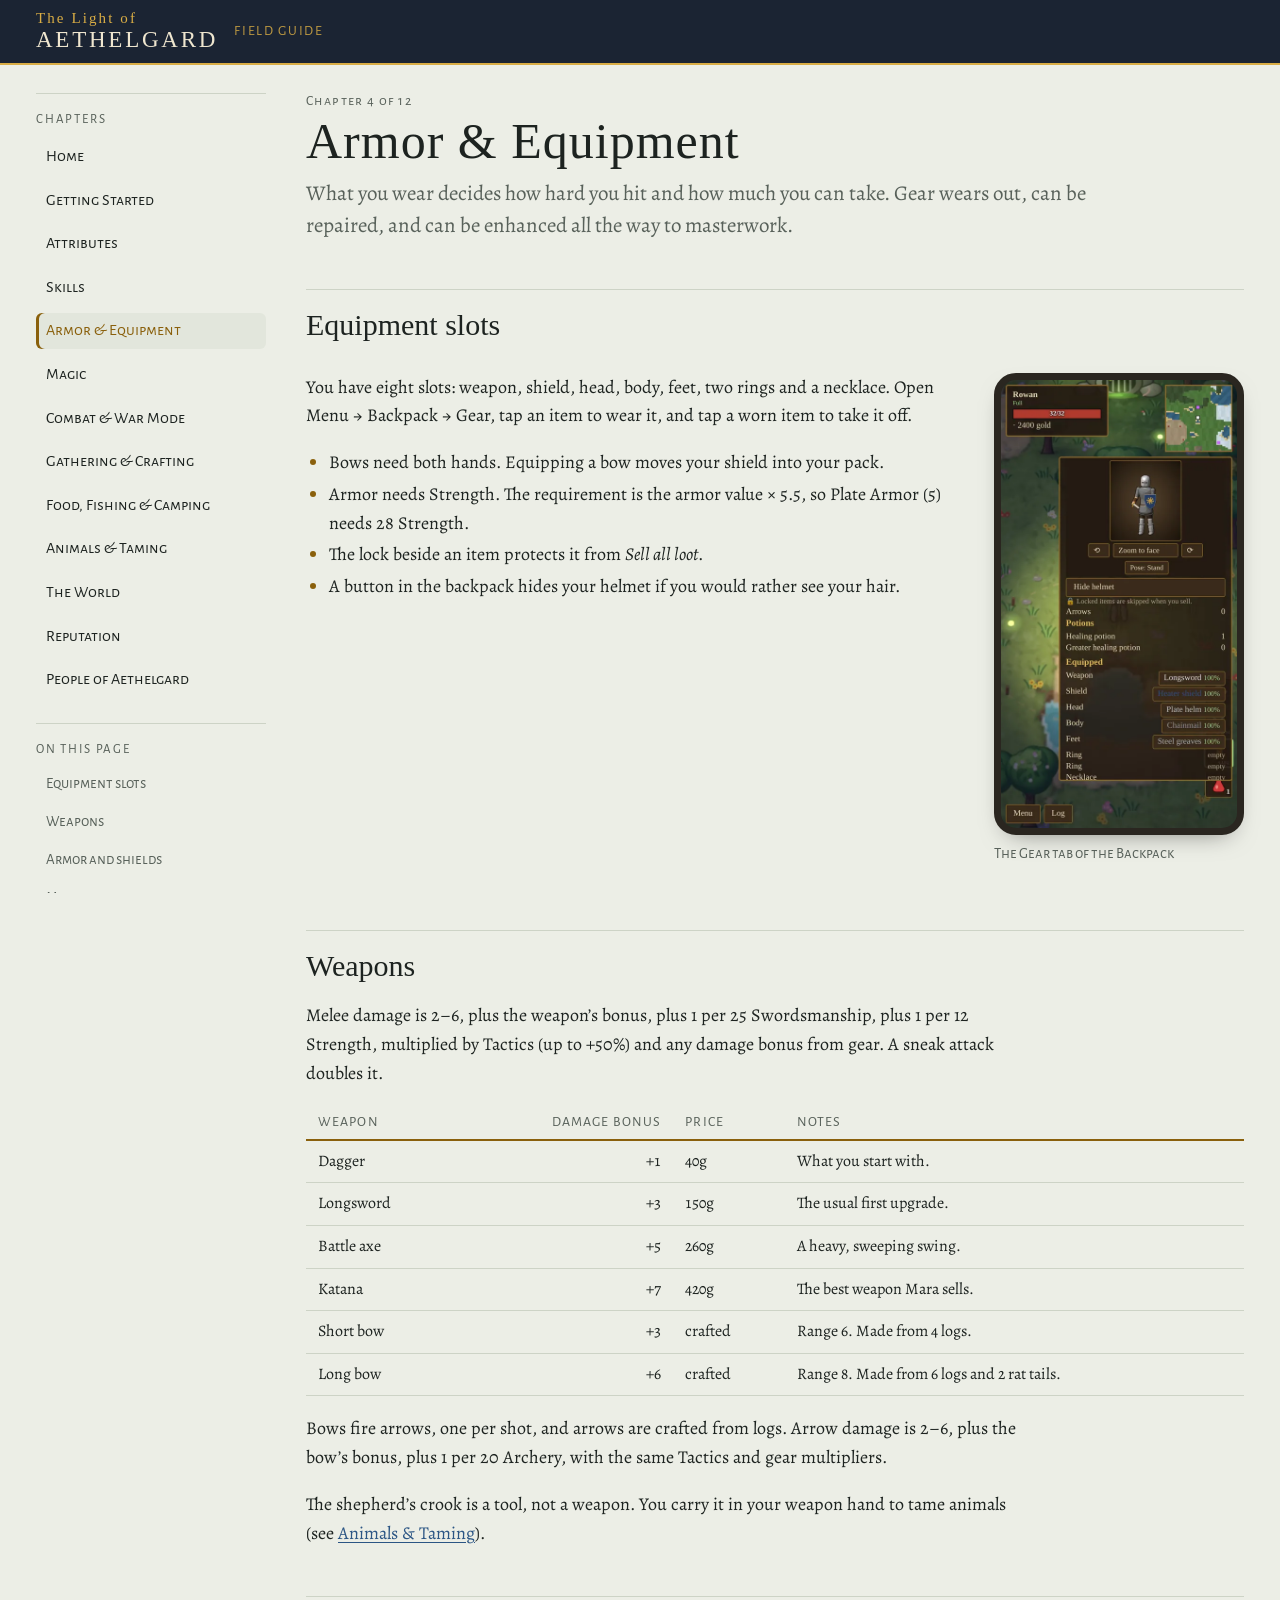
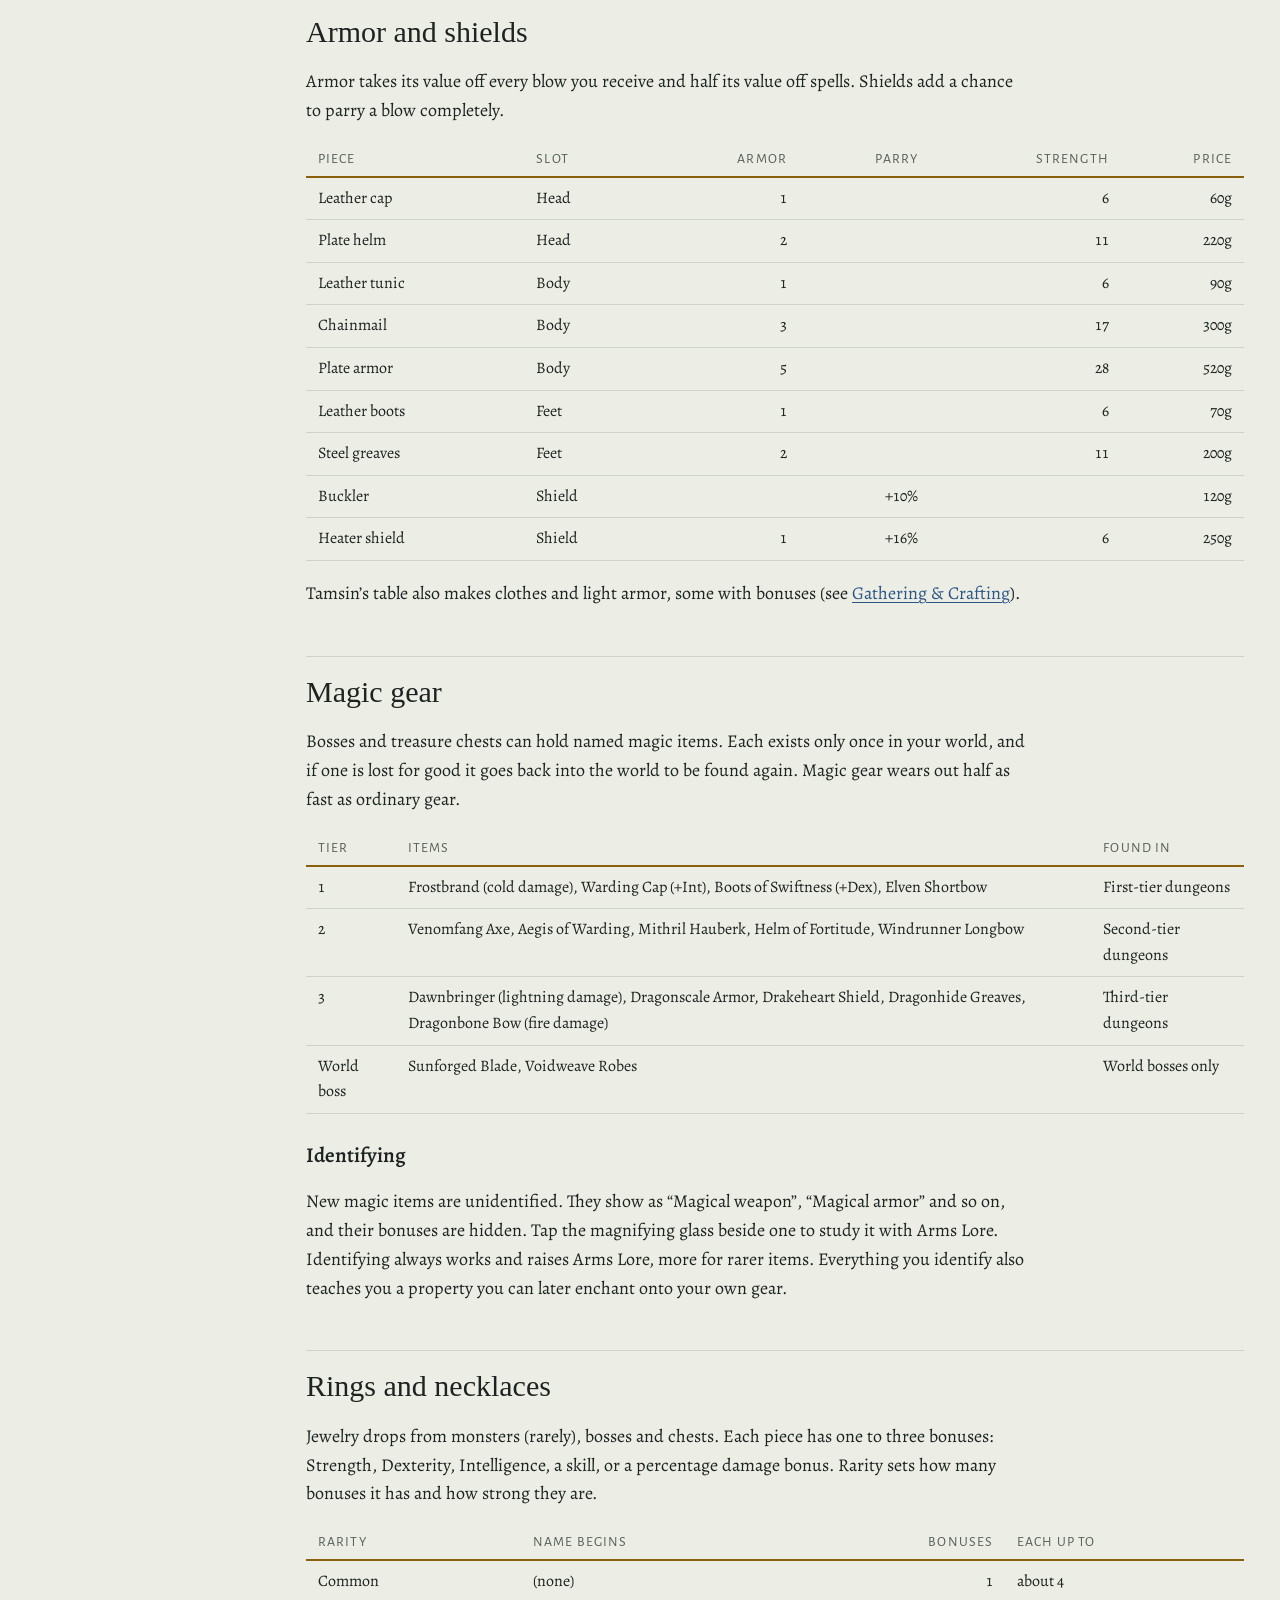
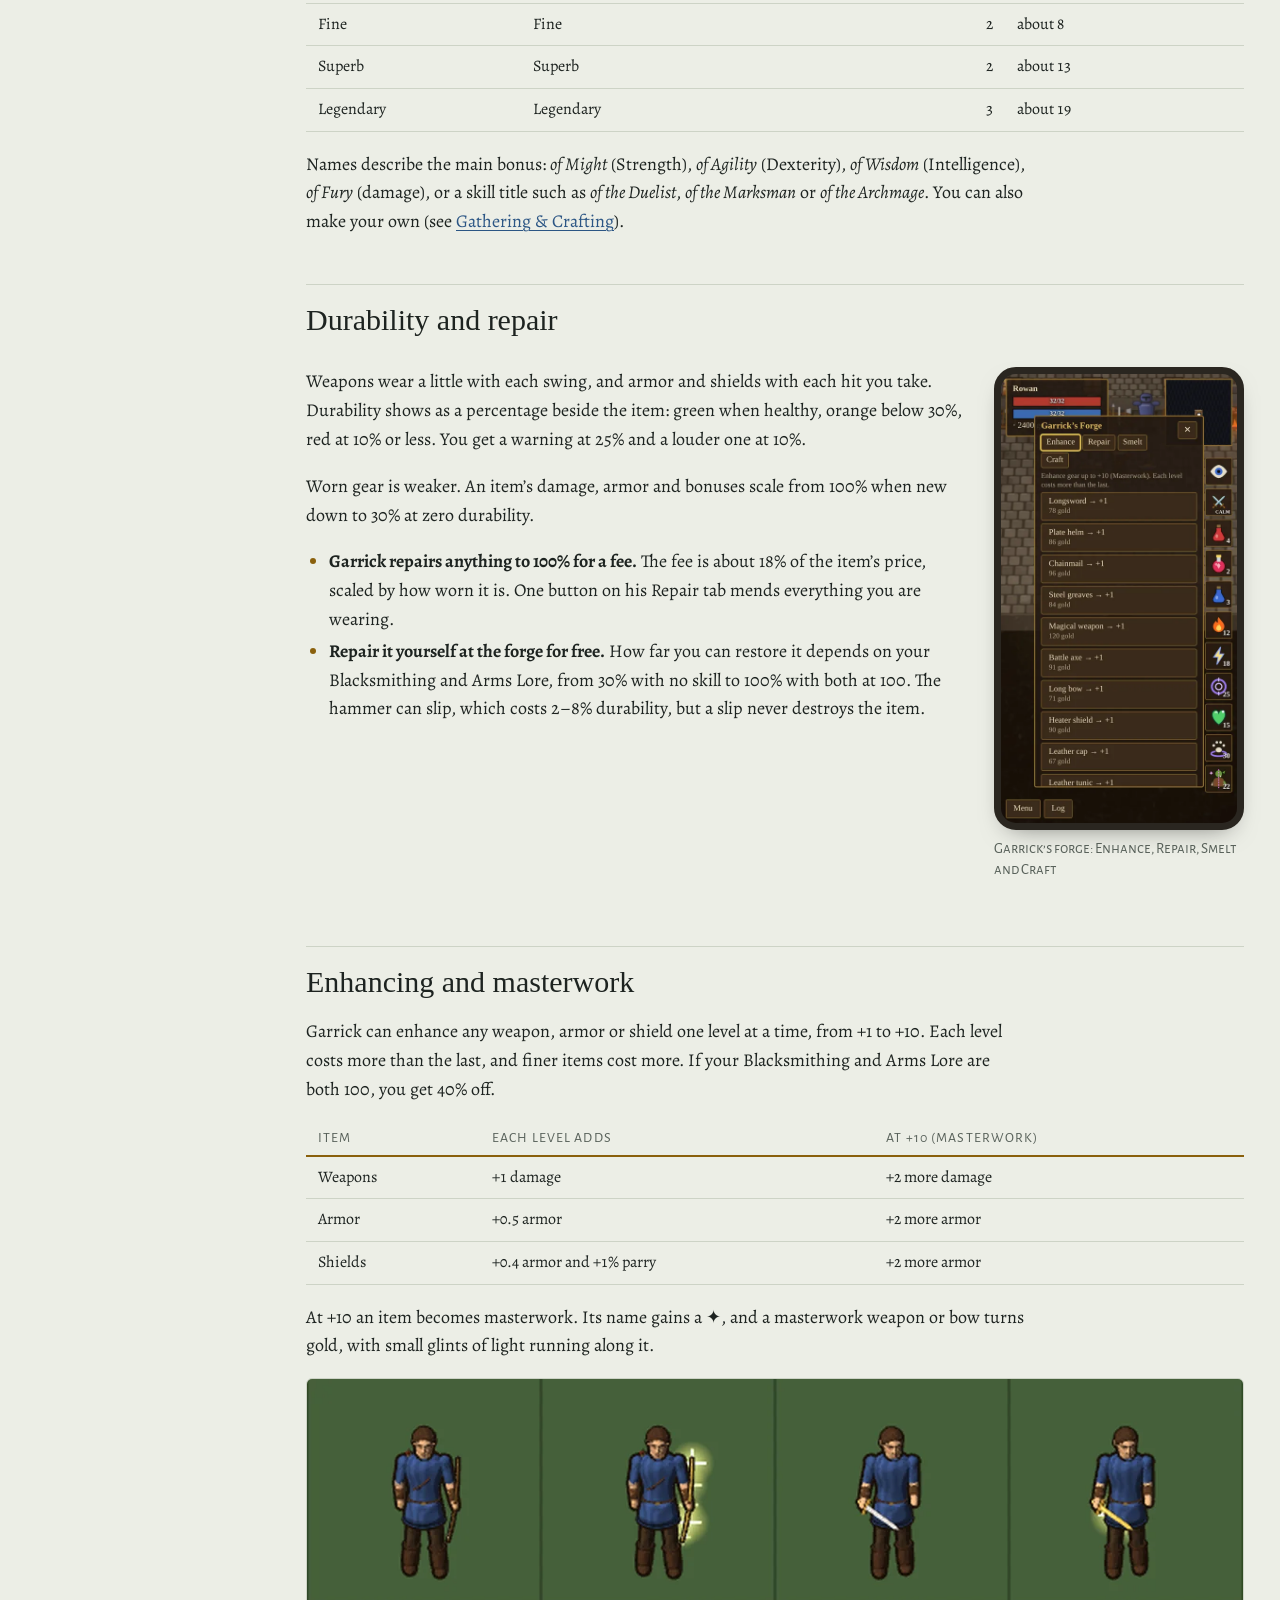
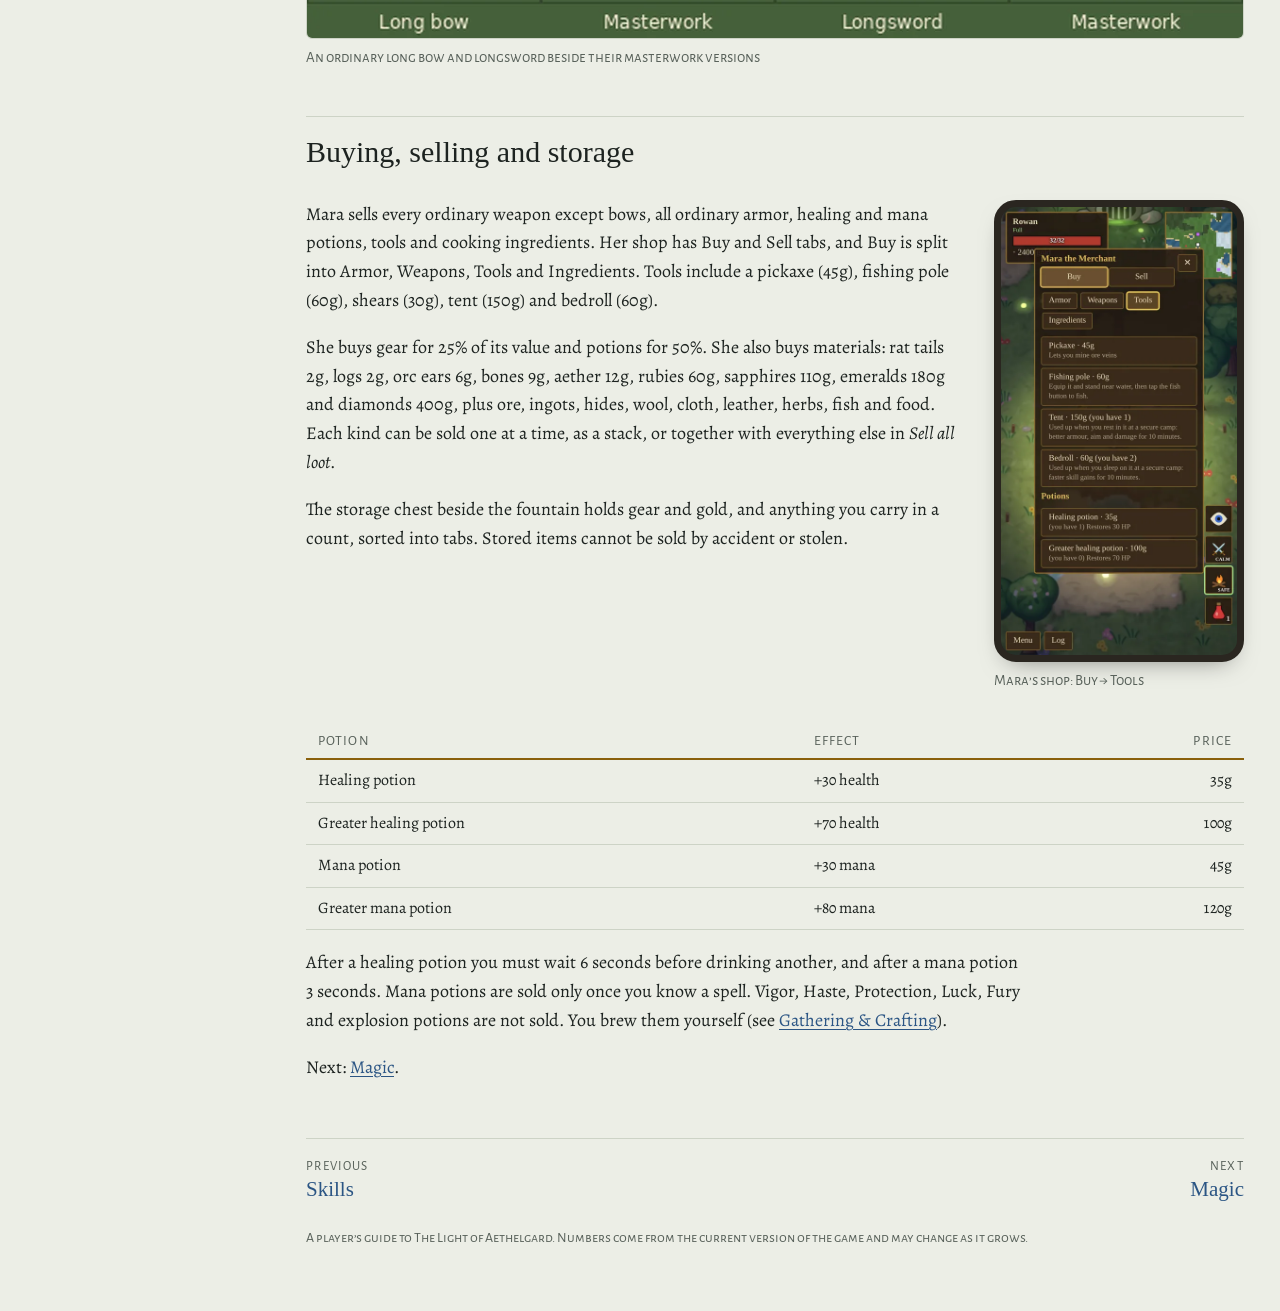
<file: equipment.html>
<!doctype html>
<html lang="en">
<head>
<meta charset="utf-8">
<meta name="viewport" content="width=device-width, initial-scale=1, viewport-fit=cover">
<title>Armor &amp; Equipment · Aethelgard Field Guide</title>
<meta name="description" content="What you wear decides how hard you hit and how much you can take. Gear wears out, can be repaired, and can be enhanced all the way to masterwork.">
<link rel="preconnect" href="https://fonts.googleapis.com"><link rel="preconnect" href="https://fonts.gstatic.com" crossorigin><link rel="stylesheet" href="https://fonts.googleapis.com/css2?family=Alegreya:ital,wght@0,400;0,600;0,700;1,400&family=Alegreya+Sans+SC:wght@400;600&family=IM+Fell+English+SC&display=swap">
<link rel="stylesheet" href="style.css">
</head>
<body>
<header class="top"><div class="top-in">
<a class="mark" href="index.html"><small>The Light of</small><b>AETHELGARD</b></a>
<span class="tag">Field Guide</span><span class="sp"></span>
<label class="picker"><select aria-label="Go to page" onchange="location.href=this.value"><option value="index.html">Home</option><option value="getting-started.html">Getting Started</option><option value="attributes.html">Attributes</option><option value="skills.html">Skills</option><option value="equipment.html" selected>Armor &amp; Equipment</option><option value="magic.html">Magic</option><option value="combat.html">Combat &amp; War Mode</option><option value="crafting.html">Gathering &amp; Crafting</option><option value="survival.html">Food, Fishing &amp; Camping</option><option value="animals.html">Animals &amp; Taming</option><option value="world.html">The World</option><option value="reputation.html">Reputation</option><option value="people.html">People of Aethelgard</option></select></label>
</div></header>
<div class="wrap">
<aside class="rail"><h2>Chapters</h2><ol><li><a href="index.html">Home</a></li><li><a href="getting-started.html">Getting Started</a></li><li><a href="attributes.html">Attributes</a></li><li><a href="skills.html">Skills</a></li><li><a href="equipment.html" aria-current="page">Armor &amp; Equipment</a></li><li><a href="magic.html">Magic</a></li><li><a href="combat.html">Combat &amp; War Mode</a></li><li><a href="crafting.html">Gathering &amp; Crafting</a></li><li><a href="survival.html">Food, Fishing &amp; Camping</a></li><li><a href="animals.html">Animals &amp; Taming</a></li><li><a href="world.html">The World</a></li><li><a href="reputation.html">Reputation</a></li><li><a href="people.html">People of Aethelgard</a></li></ol><h2>On this page</h2><ol class="toc"><li><a href="#equipment-slots">Equipment slots</a></li><li><a href="#weapons">Weapons</a></li><li><a href="#armor-and-shields">Armor and shields</a></li><li><a href="#magic-gear">Magic gear</a></li><li><a href="#rings-and-necklaces">Rings and necklaces</a></li><li><a href="#durability-and-repair">Durability and repair</a></li><li><a href="#enhancing-and-masterwork">Enhancing and masterwork</a></li><li><a href="#buying-selling-and-storage">Buying, selling and storage</a></li></ol></aside>
<main>
<p class="crumb">Chapter 4 of 12</p>
<h1>Armor &amp; Equipment</h1>
<p class="lede">What you wear decides how hard you hit and how much you can take. Gear wears out, can be repaired, and can be enhanced all the way to masterwork.</p>
<h2 id="equipment-slots">Equipment slots</h2>
<div class="split"><div><p>You have eight slots: weapon, shield, head, body, feet, two rings and a necklace. Open Menu → Backpack → Gear, tap an item to wear it, and tap a worn item to take it off.</p><ul><li>Bows need both hands. Equipping a bow moves your shield into your pack.</li><li>Armor needs Strength. The requirement is the armor value × 5.5, so Plate Armor (5) needs 28 Strength.</li><li>The lock beside an item protects it from <i>Sell all loot</i>.</li><li>A button in the backpack hides your helmet if you would rather see your hair.</li></ul></div><figure class="phone"><div class="scr"><img src="pack.webp" alt="The Gear tab of the Backpack" loading="lazy"></div><figcaption>The Gear tab of the Backpack</figcaption></figure></div>
<h2 id="weapons">Weapons</h2>
<p>Melee damage is 2–6, plus the weapon’s bonus, plus 1 per 25 Swordsmanship, plus 1 per 12 Strength, multiplied by Tactics (up to +50%) and any damage bonus from gear. A sneak attack doubles it.</p>
<div class="tbl"><table><thead><tr><th>Weapon</th><th class="r">Damage bonus</th><th>Price</th><th>Notes</th></tr></thead><tbody><tr><td>Dagger</td><td class="r">+1</td><td>40g</td><td>What you start with.</td></tr><tr><td>Longsword</td><td class="r">+3</td><td>150g</td><td>The usual first upgrade.</td></tr><tr><td>Battle axe</td><td class="r">+5</td><td>260g</td><td>A heavy, sweeping swing.</td></tr><tr><td>Katana</td><td class="r">+7</td><td>420g</td><td>The best weapon Mara sells.</td></tr><tr><td>Short bow</td><td class="r">+3</td><td>crafted</td><td>Range 6. Made from 4 logs.</td></tr><tr><td>Long bow</td><td class="r">+6</td><td>crafted</td><td>Range 8. Made from 6 logs and 2 rat tails.</td></tr></tbody></table></div>
<p>Bows fire arrows, one per shot, and arrows are crafted from logs. Arrow damage is 2–6, plus the bow’s bonus, plus 1 per 20 Archery, with the same Tactics and gear multipliers.</p>
<p>The shepherd’s crook is a tool, not a weapon. You carry it in your weapon hand to tame animals (see <a href=”animals.html”>Animals & Taming</a>).</p>
<h2 id="armor-and-shields">Armor and shields</h2>
<p>Armor takes its value off every blow you receive and half its value off spells. Shields add a chance to parry a blow completely.</p>
<div class="tbl"><table><thead><tr><th>Piece</th><th>Slot</th><th class="r">Armor</th><th class="r">Parry</th><th class="r">Strength</th><th class="r">Price</th></tr></thead><tbody><tr><td>Leather cap</td><td>Head</td><td class="r">1</td><td class="r"></td><td class="r">6</td><td class="r">60g</td></tr><tr><td>Plate helm</td><td>Head</td><td class="r">2</td><td class="r"></td><td class="r">11</td><td class="r">220g</td></tr><tr><td>Leather tunic</td><td>Body</td><td class="r">1</td><td class="r"></td><td class="r">6</td><td class="r">90g</td></tr><tr><td>Chainmail</td><td>Body</td><td class="r">3</td><td class="r"></td><td class="r">17</td><td class="r">300g</td></tr><tr><td>Plate armor</td><td>Body</td><td class="r">5</td><td class="r"></td><td class="r">28</td><td class="r">520g</td></tr><tr><td>Leather boots</td><td>Feet</td><td class="r">1</td><td class="r"></td><td class="r">6</td><td class="r">70g</td></tr><tr><td>Steel greaves</td><td>Feet</td><td class="r">2</td><td class="r"></td><td class="r">11</td><td class="r">200g</td></tr><tr><td>Buckler</td><td>Shield</td><td class="r"></td><td class="r">+10%</td><td class="r"></td><td class="r">120g</td></tr><tr><td>Heater shield</td><td>Shield</td><td class="r">1</td><td class="r">+16%</td><td class="r">6</td><td class="r">250g</td></tr></tbody></table></div>
<p>Tamsin’s table also makes clothes and light armor, some with bonuses (see <a href=”crafting.html”>Gathering & Crafting</a>).</p>
<h2 id="magic-gear">Magic gear</h2>
<p>Bosses and treasure chests can hold named magic items. Each exists only once in your world, and if one is lost for good it goes back into the world to be found again. Magic gear wears out half as fast as ordinary gear.</p>
<div class="tbl"><table><thead><tr><th>Tier</th><th>Items</th><th>Found in</th></tr></thead><tbody><tr><td>1</td><td>Frostbrand (cold damage), Warding Cap (+Int), Boots of Swiftness (+Dex), Elven Shortbow</td><td>First-tier dungeons</td></tr><tr><td>2</td><td>Venomfang Axe, Aegis of Warding, Mithril Hauberk, Helm of Fortitude, Windrunner Longbow</td><td>Second-tier dungeons</td></tr><tr><td>3</td><td>Dawnbringer (lightning damage), Dragonscale Armor, Drakeheart Shield, Dragonhide Greaves, Dragonbone Bow (fire damage)</td><td>Third-tier dungeons</td></tr><tr><td>World boss</td><td>Sunforged Blade, Voidweave Robes</td><td>World bosses only</td></tr></tbody></table></div>
<h3 id="identifying">Identifying</h3>
<p>New magic items are unidentified. They show as “Magical weapon”, “Magical armor” and so on, and their bonuses are hidden. Tap the magnifying glass beside one to study it with Arms Lore. Identifying always works and raises Arms Lore, more for rarer items. Everything you identify also teaches you a property you can later enchant onto your own gear.</p>
<h2 id="rings-and-necklaces">Rings and necklaces</h2>
<p>Jewelry drops from monsters (rarely), bosses and chests. Each piece has one to three bonuses: Strength, Dexterity, Intelligence, a skill, or a percentage damage bonus. Rarity sets how many bonuses it has and how strong they are.</p>
<div class="tbl"><table><thead><tr><th>Rarity</th><th>Name begins</th><th class="r">Bonuses</th><th>Each up to</th></tr></thead><tbody><tr><td>Common</td><td>(none)</td><td class="r">1</td><td>about 4</td></tr><tr><td>Fine</td><td>Fine</td><td class="r">2</td><td>about 8</td></tr><tr><td>Superb</td><td>Superb</td><td class="r">2</td><td>about 13</td></tr><tr><td>Legendary</td><td>Legendary</td><td class="r">3</td><td>about 19</td></tr></tbody></table></div>
<p>Names describe the main bonus: <i>of Might</i> (Strength), <i>of Agility</i> (Dexterity), <i>of Wisdom</i> (Intelligence), <i>of Fury</i> (damage), or a skill title such as <i>of the Duelist</i>, <i>of the Marksman</i> or <i>of the Archmage</i>. You can also make your own (see <a href=”crafting.html”>Gathering & Crafting</a>).</p>
<h2 id="durability-and-repair">Durability and repair</h2>
<div class="split"><div><p>Weapons wear a little with each swing, and armor and shields with each hit you take. Durability shows as a percentage beside the item: green when healthy, orange below 30%, red at 10% or less. You get a warning at 25% and a louder one at 10%.</p><p>Worn gear is weaker. An item’s damage, armor and bonuses scale from 100% when new down to 30% at zero durability.</p><ul><li><b>Garrick repairs anything to 100% for a fee.</b> The fee is about 18% of the item’s price, scaled by how worn it is. One button on his Repair tab mends everything you are wearing.</li><li><b>Repair it yourself at the forge for free.</b> How far you can restore it depends on your Blacksmithing and Arms Lore, from 30% with no skill to 100% with both at 100. The hammer can slip, which costs 2–8% durability, but a slip never destroys the item.</li></ul></div><figure class="phone"><div class="scr"><img src="forge_panel.webp" alt="Garrick&#x27;s forge: Enhance, Repair, Smelt and Craft" loading="lazy"></div><figcaption>Garrick’s forge: Enhance, Repair, Smelt and Craft</figcaption></figure></div>
<h2 id="enhancing-and-masterwork">Enhancing and masterwork</h2>
<p>Garrick can enhance any weapon, armor or shield one level at a time, from +1 to +10. Each level costs more than the last, and finer items cost more. If your Blacksmithing and Arms Lore are both 100, you get 40% off.</p>
<div class="tbl"><table><thead><tr><th>Item</th><th>Each level adds</th><th>At +10 (masterwork)</th></tr></thead><tbody><tr><td>Weapons</td><td>+1 damage</td><td>+2 more damage</td></tr><tr><td>Armor</td><td>+0.5 armor</td><td>+2 more armor</td></tr><tr><td>Shields</td><td>+0.4 armor and +1% parry</td><td>+2 more armor</td></tr></tbody></table></div>
<p>At +10 an item becomes masterwork. Its name gains a ✦, and a masterwork weapon or bow turns gold, with small glints of light running along it.</p>
<figure class="shot"><div class="scr"><img src="masterwork.webp" alt="An ordinary long bow and longsword beside their masterwork versions" loading="lazy"></div><figcaption>An ordinary long bow and longsword beside their masterwork versions</figcaption></figure>
<h2 id="buying-selling-and-storage">Buying, selling and storage</h2>
<div class="split"><div><p>Mara sells every ordinary weapon except bows, all ordinary armor, healing and mana potions, tools and cooking ingredients. Her shop has Buy and Sell tabs, and Buy is split into Armor, Weapons, Tools and Ingredients. Tools include a pickaxe (45g), fishing pole (60g), shears (30g), tent (150g) and bedroll (60g).</p><p>She buys gear for 25% of its value and potions for 50%. She also buys materials: rat tails 2g, logs 2g, orc ears 6g, bones 9g, aether 12g, rubies 60g, sapphires 110g, emeralds 180g and diamonds 400g, plus ore, ingots, hides, wool, cloth, leather, herbs, fish and food. Each kind can be sold one at a time, as a stack, or together with everything else in <i>Sell all loot</i>.</p><p>The storage chest beside the fountain holds gear and gold, and anything you carry in a count, sorted into tabs. Stored items cannot be sold by accident or stolen.</p></div><figure class="phone"><div class="scr"><img src="shop_buy.webp" alt="Mara&#x27;s shop: Buy → Tools" loading="lazy"></div><figcaption>Mara’s shop: Buy → Tools</figcaption></figure></div>
<div class="tbl"><table><thead><tr><th>Potion</th><th>Effect</th><th class="r">Price</th></tr></thead><tbody><tr><td>Healing potion</td><td>+30 health</td><td class="r">35g</td></tr><tr><td>Greater healing potion</td><td>+70 health</td><td class="r">100g</td></tr><tr><td>Mana potion</td><td>+30 mana</td><td class="r">45g</td></tr><tr><td>Greater mana potion</td><td>+80 mana</td><td class="r">120g</td></tr></tbody></table></div>
<p>After a healing potion you must wait 6 seconds before drinking another, and after a mana potion 3 seconds. Mana potions are sold only once you know a spell. Vigor, Haste, Protection, Luck, Fury and explosion potions are not sold. You brew them yourself (see <a href=”crafting.html”>Gathering & Crafting</a>).</p>
<p>Next: <a href=”magic.html”>Magic</a>.</p>
<nav class="pager" aria-label="Next and previous pages"><a href="skills.html"><small>Previous</small><b>Skills</b></a><a class="nx" href="magic.html"><small>Next</small><b>Magic</b></a></nav>
<footer>A player’s guide to The Light of Aethelgard. Numbers come from the current version of the game and may change as it grows.</footer>
</main>
</div>
</body>
</html>
</file>
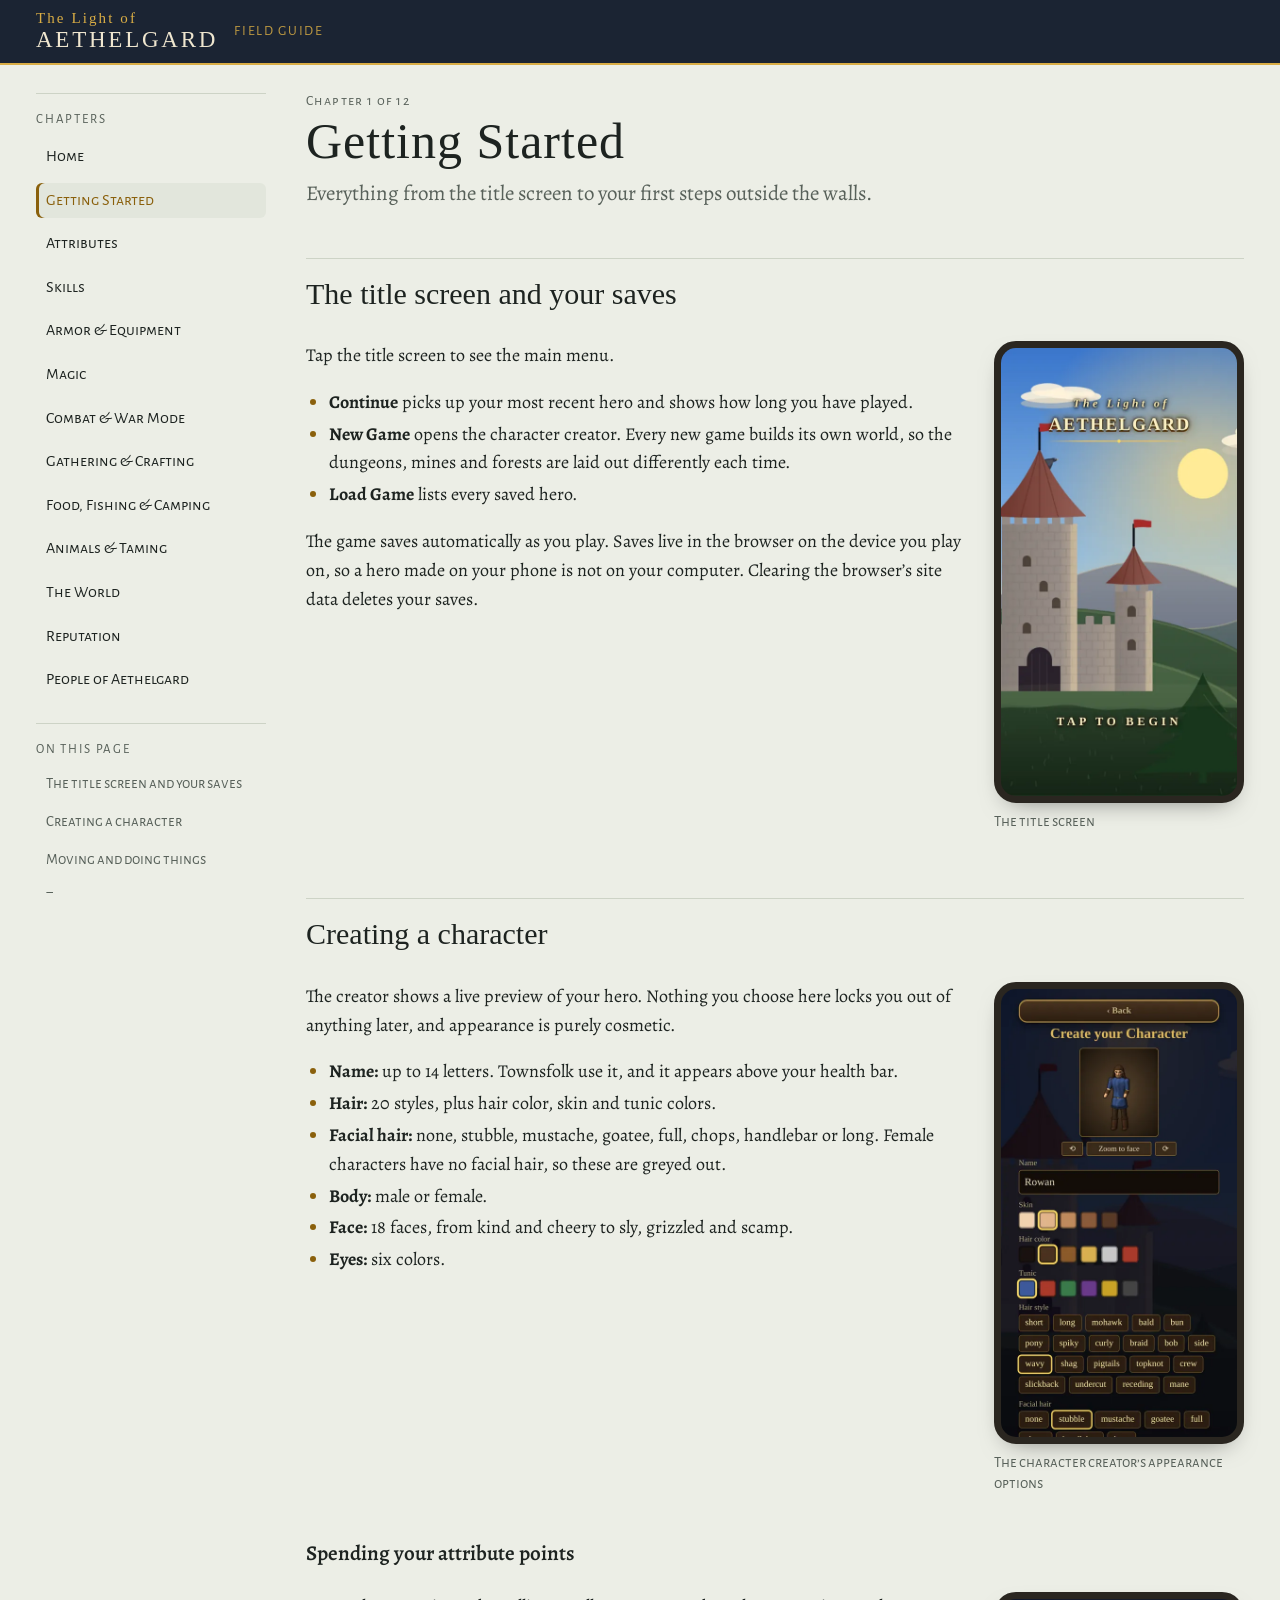
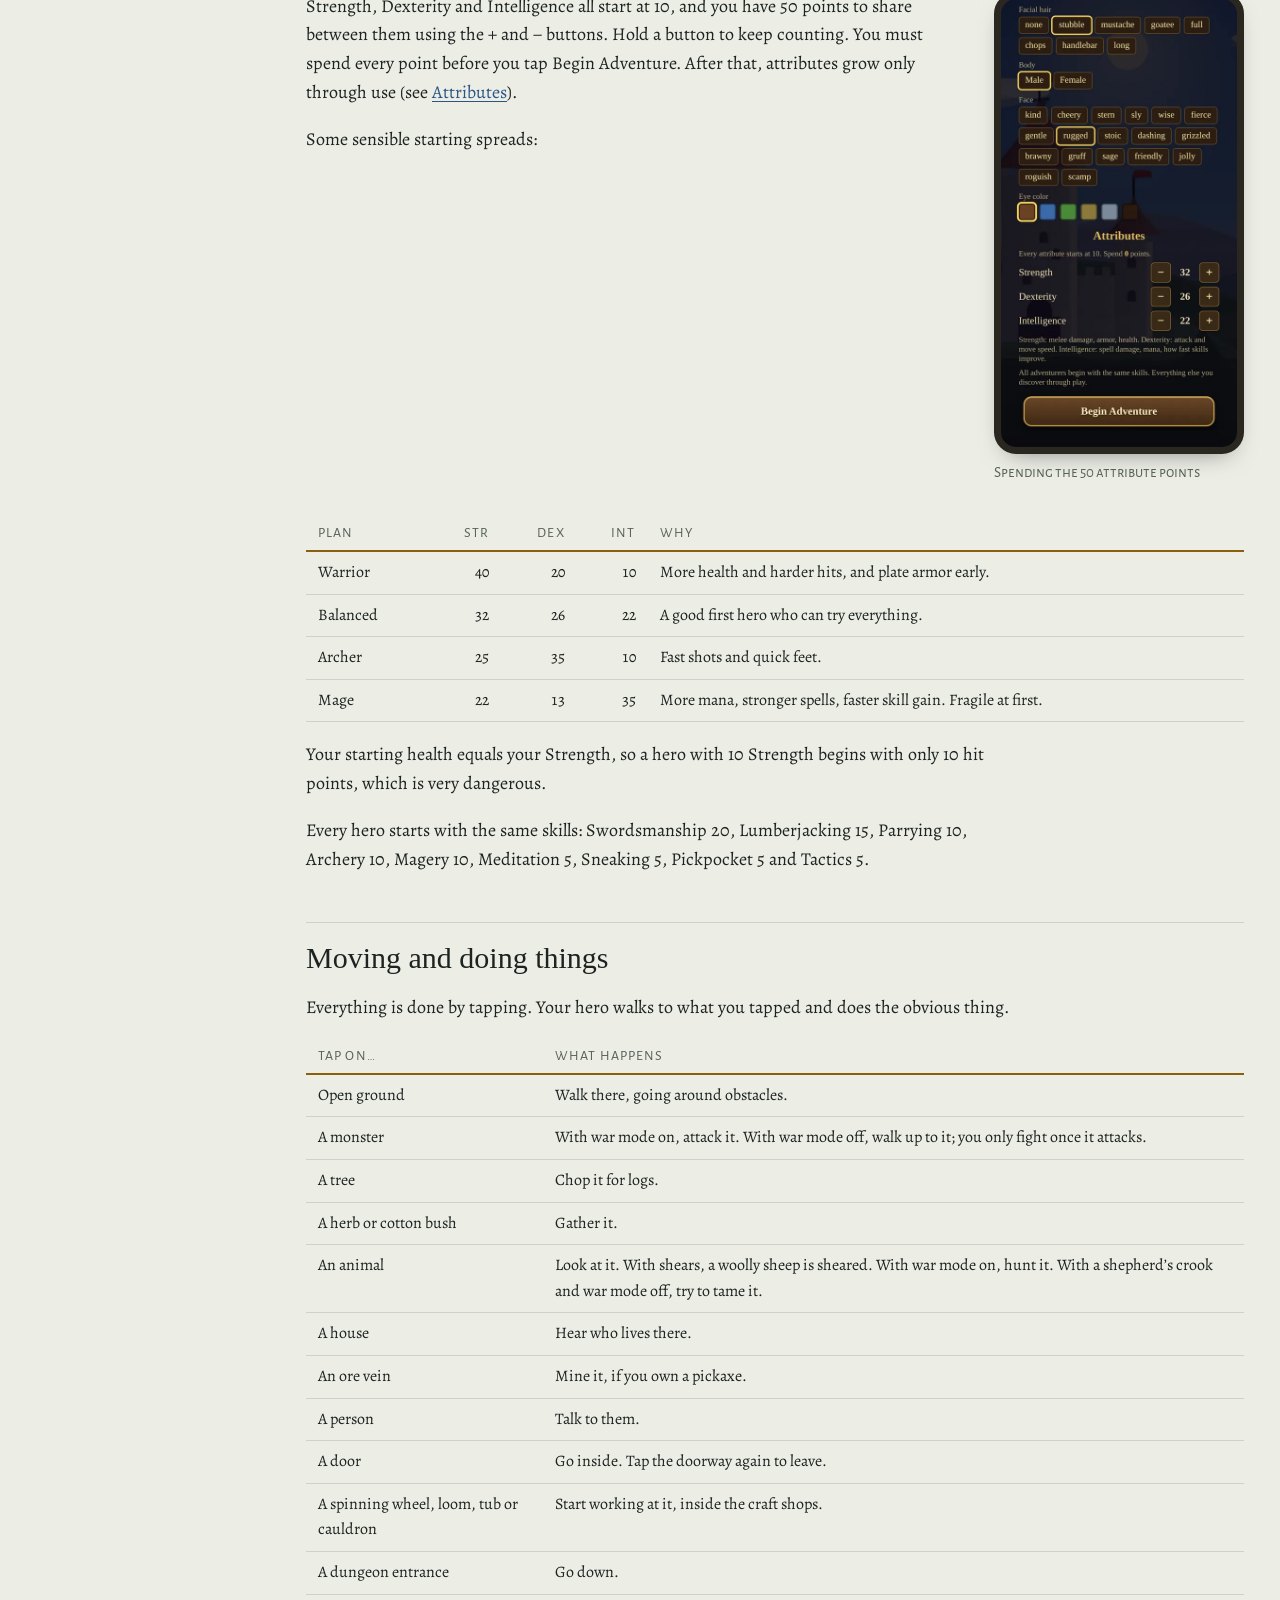
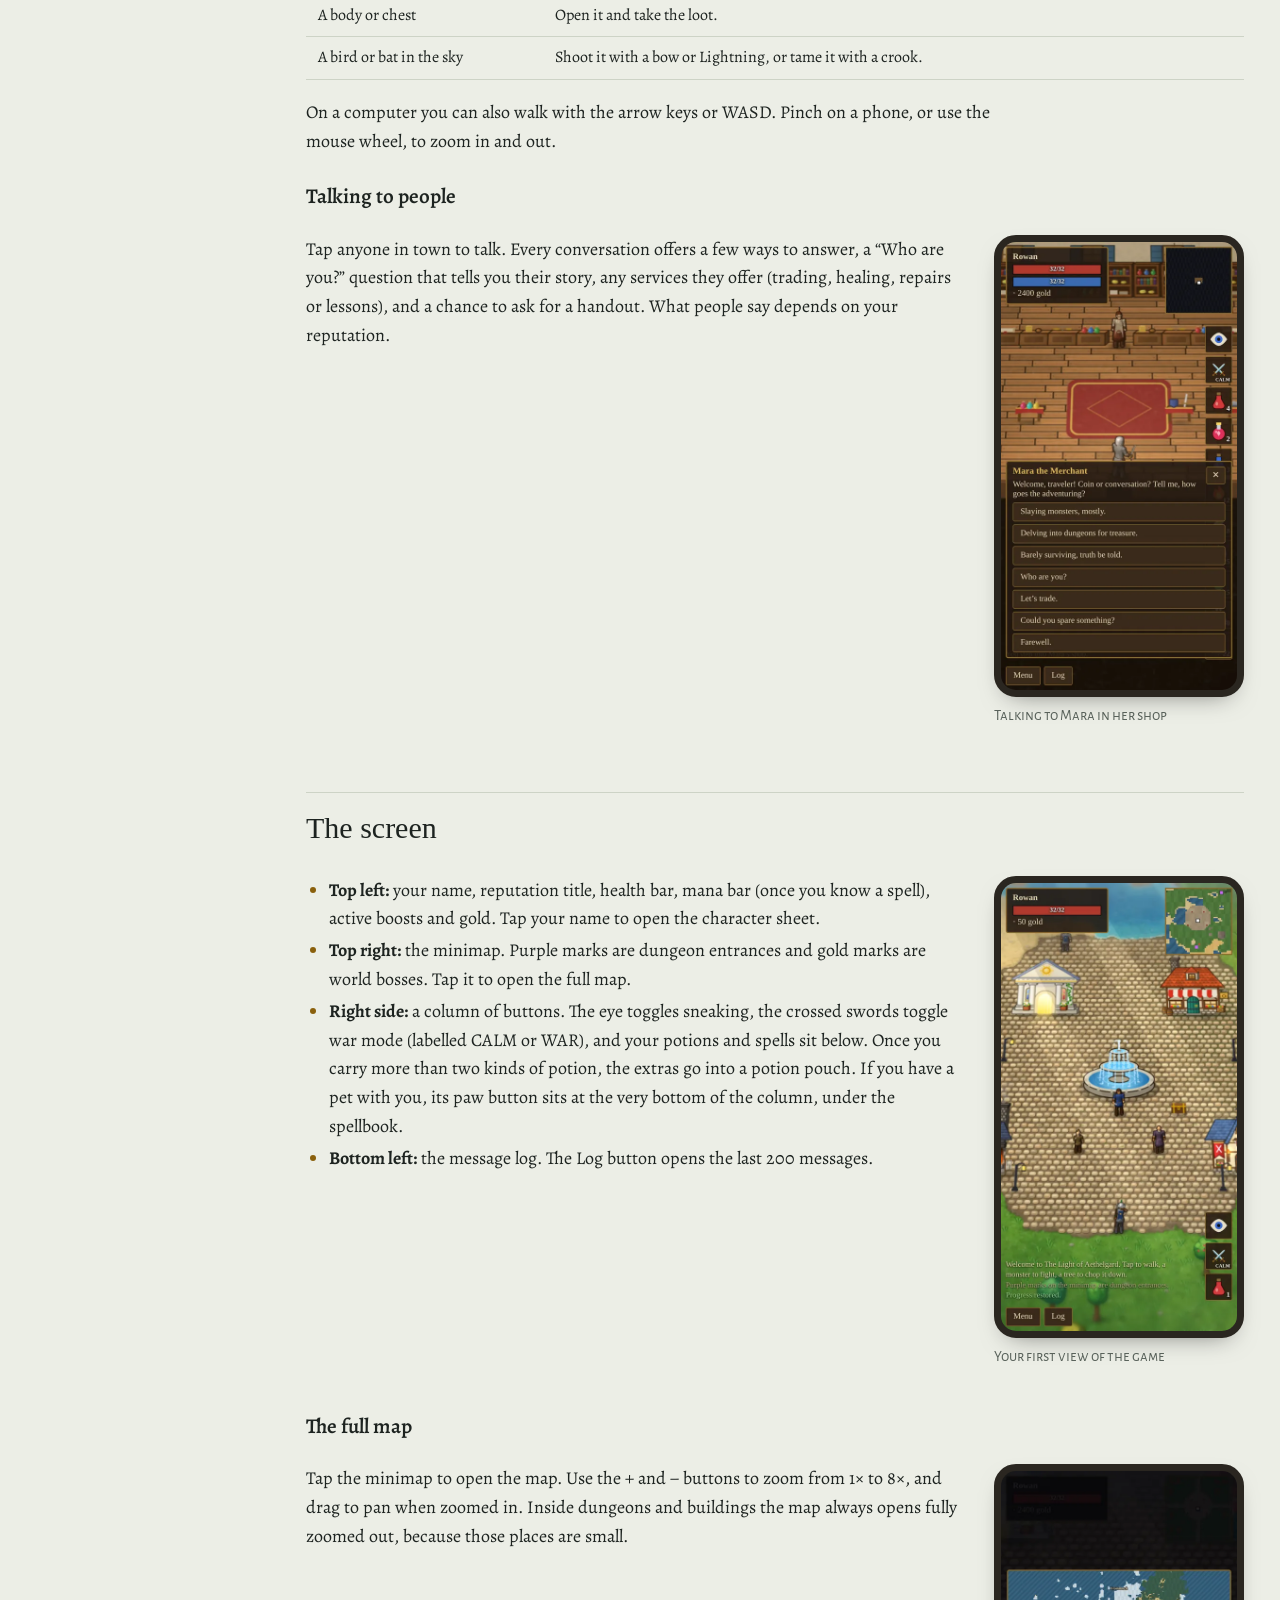
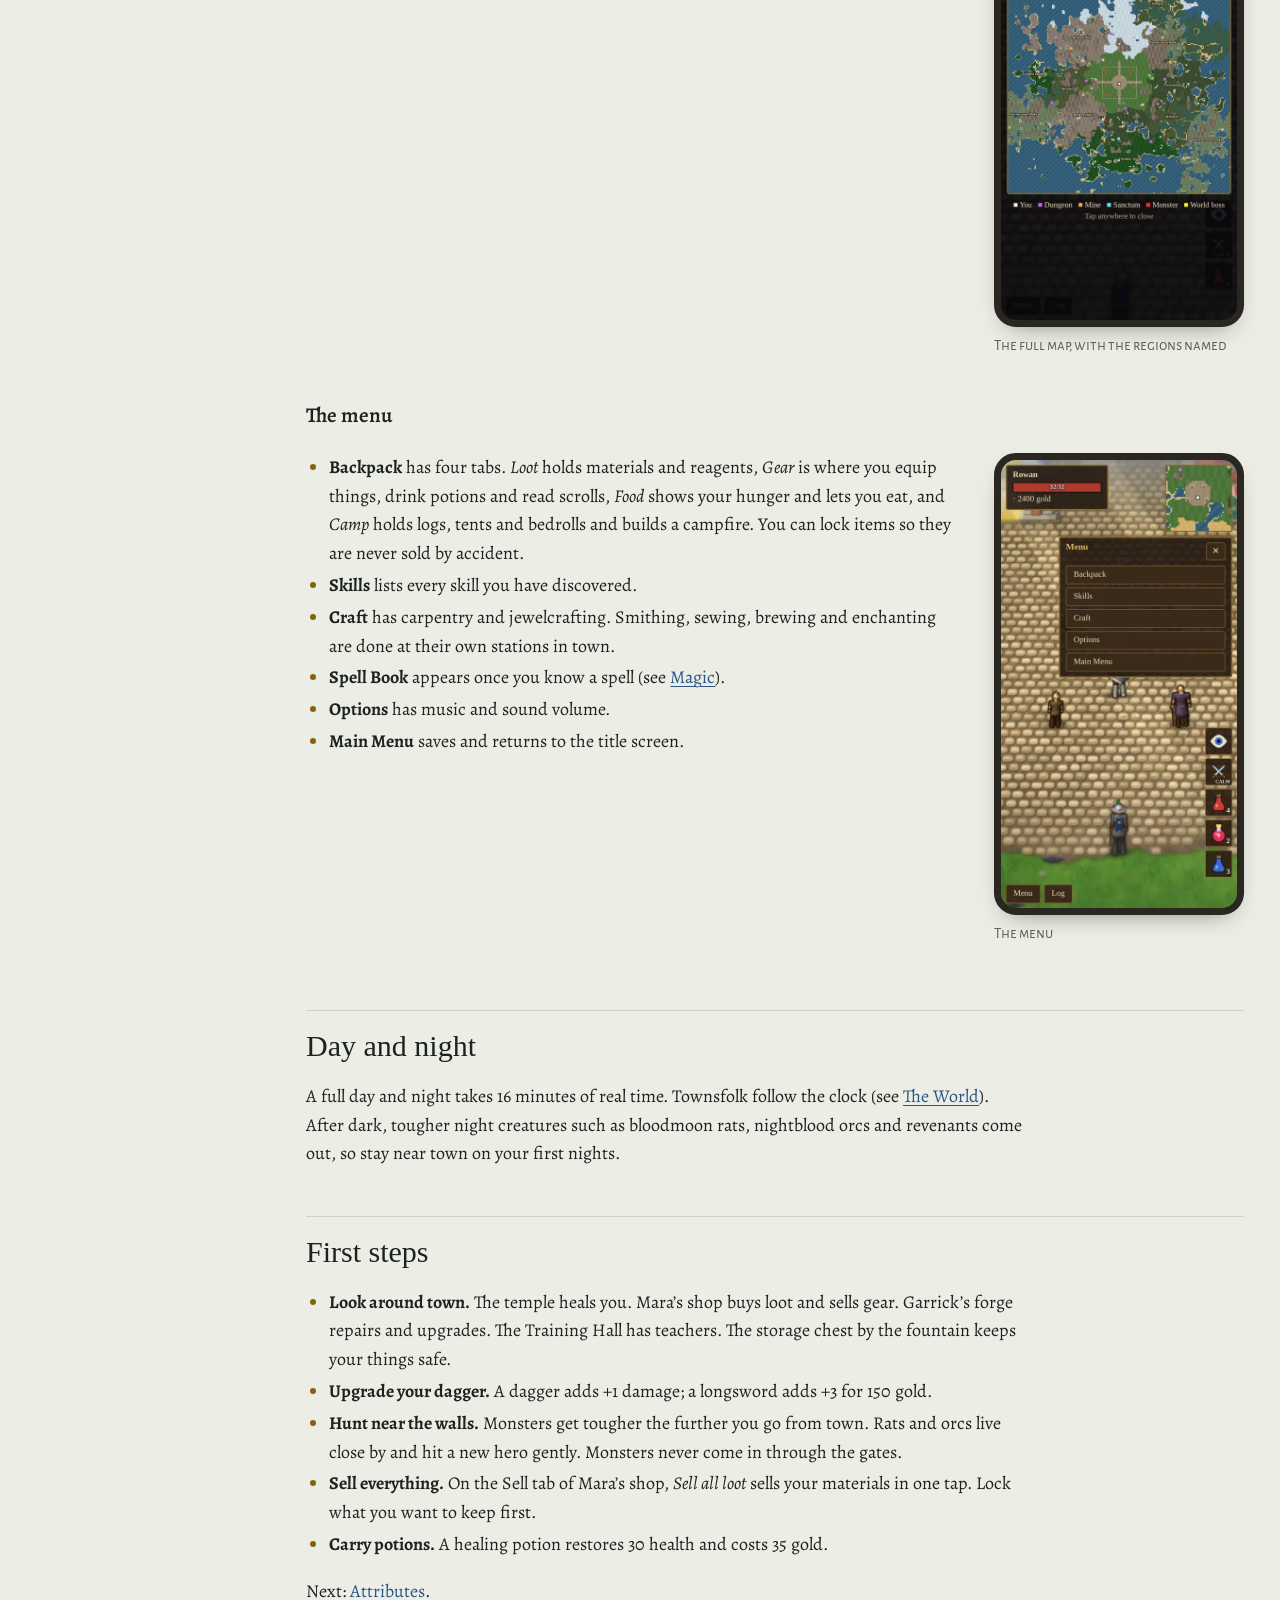
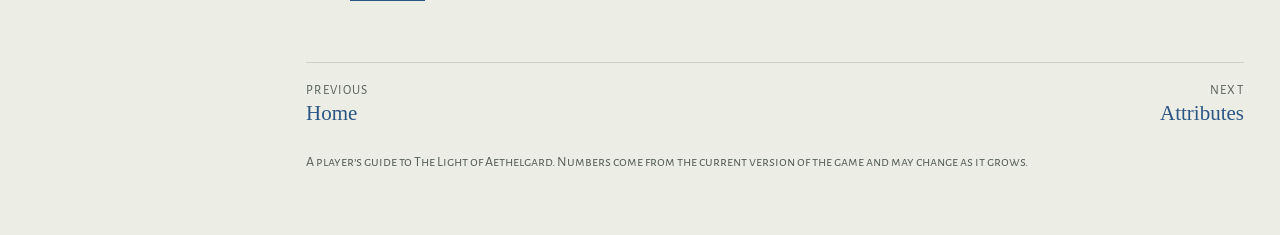
<file: getting-started.html>
<!doctype html>
<html lang="en">
<head>
<meta charset="utf-8">
<meta name="viewport" content="width=device-width, initial-scale=1, viewport-fit=cover">
<title>Getting Started · Aethelgard Field Guide</title>
<meta name="description" content="Everything from the title screen to your first steps outside the walls.">
<link rel="preconnect" href="https://fonts.googleapis.com"><link rel="preconnect" href="https://fonts.gstatic.com" crossorigin><link rel="stylesheet" href="https://fonts.googleapis.com/css2?family=Alegreya:ital,wght@0,400;0,600;0,700;1,400&family=Alegreya+Sans+SC:wght@400;600&family=IM+Fell+English+SC&display=swap">
<link rel="stylesheet" href="style.css">
</head>
<body>
<header class="top"><div class="top-in">
<a class="mark" href="index.html"><small>The Light of</small><b>AETHELGARD</b></a>
<span class="tag">Field Guide</span><span class="sp"></span>
<label class="picker"><select aria-label="Go to page" onchange="location.href=this.value"><option value="index.html">Home</option><option value="getting-started.html" selected>Getting Started</option><option value="attributes.html">Attributes</option><option value="skills.html">Skills</option><option value="equipment.html">Armor &amp; Equipment</option><option value="magic.html">Magic</option><option value="combat.html">Combat &amp; War Mode</option><option value="crafting.html">Gathering &amp; Crafting</option><option value="survival.html">Food, Fishing &amp; Camping</option><option value="animals.html">Animals &amp; Taming</option><option value="world.html">The World</option><option value="reputation.html">Reputation</option><option value="people.html">People of Aethelgard</option></select></label>
</div></header>
<div class="wrap">
<aside class="rail"><h2>Chapters</h2><ol><li><a href="index.html">Home</a></li><li><a href="getting-started.html" aria-current="page">Getting Started</a></li><li><a href="attributes.html">Attributes</a></li><li><a href="skills.html">Skills</a></li><li><a href="equipment.html">Armor &amp; Equipment</a></li><li><a href="magic.html">Magic</a></li><li><a href="combat.html">Combat &amp; War Mode</a></li><li><a href="crafting.html">Gathering &amp; Crafting</a></li><li><a href="survival.html">Food, Fishing &amp; Camping</a></li><li><a href="animals.html">Animals &amp; Taming</a></li><li><a href="world.html">The World</a></li><li><a href="reputation.html">Reputation</a></li><li><a href="people.html">People of Aethelgard</a></li></ol><h2>On this page</h2><ol class="toc"><li><a href="#the-title-screen-and-your-saves">The title screen and your saves</a></li><li><a href="#creating-a-character">Creating a character</a></li><li><a href="#moving-and-doing-things">Moving and doing things</a></li><li><a href="#the-screen">The screen</a></li><li><a href="#day-and-night">Day and night</a></li><li><a href="#first-steps">First steps</a></li></ol></aside>
<main>
<p class="crumb">Chapter 1 of 12</p>
<h1>Getting Started</h1>
<p class="lede">Everything from the title screen to your first steps outside the walls.</p>
<h2 id="the-title-screen-and-your-saves">The title screen and your saves</h2>
<div class="split"><div><p>Tap the title screen to see the main menu.</p><ul><li><b>Continue</b> picks up your most recent hero and shows how long you have played.</li><li><b>New Game</b> opens the character creator. Every new game builds its own world, so the dungeons, mines and forests are laid out differently each time.</li><li><b>Load Game</b> lists every saved hero.</li></ul><p>The game saves automatically as you play. Saves live in the browser on the device you play on, so a hero made on your phone is not on your computer. Clearing the browser’s site data deletes your saves.</p></div><figure class="phone"><div class="scr"><img src="title.webp" alt="The title screen" loading="lazy"></div><figcaption>The title screen</figcaption></figure></div>
<h2 id="creating-a-character">Creating a character</h2>
<div class="split"><div><p>The creator shows a live preview of your hero. Nothing you choose here locks you out of anything later, and appearance is purely cosmetic.</p><ul><li><b>Name:</b> up to 14 letters. Townsfolk use it, and it appears above your health bar.</li><li><b>Hair:</b> 20 styles, plus hair color, skin and tunic colors.</li><li><b>Facial hair:</b> none, stubble, mustache, goatee, full, chops, handlebar or long. Female characters have no facial hair, so these are greyed out.</li><li><b>Body:</b> male or female.</li><li><b>Face:</b> 18 faces, from kind and cheery to sly, grizzled and scamp.</li><li><b>Eyes:</b> six colors.</li></ul></div><figure class="phone"><div class="scr"><img src="create.webp" alt="The character creator&#x27;s appearance options" loading="lazy"></div><figcaption>The character creator’s appearance options</figcaption></figure></div>
<h3 id="spending-your-attribute-points">Spending your attribute points</h3>
<div class="split"><div><p>Strength, Dexterity and Intelligence all start at 10, and you have 50 points to share between them using the + and − buttons. Hold a button to keep counting. You must spend every point before you tap Begin Adventure. After that, attributes grow only through use (see <a href=”attributes.html”>Attributes</a>).</p><p>Some sensible starting spreads:</p></div><figure class="phone"><div class="scr"><img src="create2.webp" alt="Spending the 50 attribute points" loading="lazy"></div><figcaption>Spending the 50 attribute points</figcaption></figure></div>
<div class="tbl"><table><thead><tr><th>Plan</th><th class="r">Str</th><th class="r">Dex</th><th class="r">Int</th><th>Why</th></tr></thead><tbody><tr><td>Warrior</td><td class="r">40</td><td class="r">20</td><td class="r">10</td><td>More health and harder hits, and plate armor early.</td></tr><tr><td>Balanced</td><td class="r">32</td><td class="r">26</td><td class="r">22</td><td>A good first hero who can try everything.</td></tr><tr><td>Archer</td><td class="r">25</td><td class="r">35</td><td class="r">10</td><td>Fast shots and quick feet.</td></tr><tr><td>Mage</td><td class="r">22</td><td class="r">13</td><td class="r">35</td><td>More mana, stronger spells, faster skill gain. Fragile at first.</td></tr></tbody></table></div>
<p>Your starting health equals your Strength, so a hero with 10 Strength begins with only 10 hit points, which is very dangerous.</p>
<p>Every hero starts with the same skills: Swordsmanship 20, Lumberjacking 15, Parrying 10, Archery 10, Magery 10, Meditation 5, Sneaking 5, Pickpocket 5 and Tactics 5.</p>
<h2 id="moving-and-doing-things">Moving and doing things</h2>
<p>Everything is done by tapping. Your hero walks to what you tapped and does the obvious thing.</p>
<div class="tbl"><table><thead><tr><th>Tap on…</th><th>What happens</th></tr></thead><tbody><tr><td>Open ground</td><td>Walk there, going around obstacles.</td></tr><tr><td>A monster</td><td>With war mode on, attack it. With war mode off, walk up to it; you only fight once it attacks.</td></tr><tr><td>A tree</td><td>Chop it for logs.</td></tr><tr><td>A herb or cotton bush</td><td>Gather it.</td></tr><tr><td>An animal</td><td>Look at it. With shears, a woolly sheep is sheared. With war mode on, hunt it. With a shepherd’s crook and war mode off, try to tame it.</td></tr><tr><td>A house</td><td>Hear who lives there.</td></tr><tr><td>An ore vein</td><td>Mine it, if you own a pickaxe.</td></tr><tr><td>A person</td><td>Talk to them.</td></tr><tr><td>A door</td><td>Go inside. Tap the doorway again to leave.</td></tr><tr><td>A spinning wheel, loom, tub or cauldron</td><td>Start working at it, inside the craft shops.</td></tr><tr><td>A dungeon entrance</td><td>Go down.</td></tr><tr><td>A body or chest</td><td>Open it and take the loot.</td></tr><tr><td>A bird or bat in the sky</td><td>Shoot it with a bow or Lightning, or tame it with a crook.</td></tr></tbody></table></div>
<p>On a computer you can also walk with the arrow keys or WASD. Pinch on a phone, or use the mouse wheel, to zoom in and out.</p>
<h3 id="talking-to-people">Talking to people</h3>
<div class="split"><div><p>Tap anyone in town to talk. Every conversation offers a few ways to answer, a “Who are you?” question that tells you their story, any services they offer (trading, healing, repairs or lessons), and a chance to ask for a handout. What people say depends on your reputation.</p></div><figure class="phone"><div class="scr"><img src="dlg_mara.webp" alt="Talking to Mara in her shop" loading="lazy"></div><figcaption>Talking to Mara in her shop</figcaption></figure></div>
<h2 id="the-screen">The screen</h2>
<div class="split"><div><ul><li><b>Top left:</b> your name, reputation title, health bar, mana bar (once you know a spell), active boosts and gold. Tap your name to open the character sheet.</li><li><b>Top right:</b> the minimap. Purple marks are dungeon entrances and gold marks are world bosses. Tap it to open the full map.</li><li><b>Right side:</b> a column of buttons. The eye toggles sneaking, the crossed swords toggle war mode (labelled CALM or WAR), and your potions and spells sit below. Once you carry more than two kinds of potion, the extras go into a potion pouch. If you have a pet with you, its paw button sits at the very bottom of the column, under the spellbook.</li><li><b>Bottom left:</b> the message log. The Log button opens the last 200 messages.</li></ul></div><figure class="phone"><div class="scr"><img src="town.webp" alt="Your first view of the game" loading="lazy"></div><figcaption>Your first view of the game</figcaption></figure></div>
<h3 id="the-full-map">The full map</h3>
<div class="split"><div><p>Tap the minimap to open the map. Use the + and − buttons to zoom from 1× to 8×, and drag to pan when zoomed in. Inside dungeons and buildings the map always opens fully zoomed out, because those places are small.</p></div><figure class="phone"><div class="scr"><img src="map.webp" alt="The full map, with the regions named" loading="lazy"></div><figcaption>The full map, with the regions named</figcaption></figure></div>
<h3 id="the-menu">The menu</h3>
<div class="split"><div><ul><li><b>Backpack</b> has four tabs. <i>Loot</i> holds materials and reagents, <i>Gear</i> is where you equip things, drink potions and read scrolls, <i>Food</i> shows your hunger and lets you eat, and <i>Camp</i> holds logs, tents and bedrolls and builds a campfire. You can lock items so they are never sold by accident.</li><li><b>Skills</b> lists every skill you have discovered.</li><li><b>Craft</b> has carpentry and jewelcrafting. Smithing, sewing, brewing and enchanting are done at their own stations in town.</li><li><b>Spell Book</b> appears once you know a spell (see <a href=”magic.html”>Magic</a>).</li><li><b>Options</b> has music and sound volume.</li><li><b>Main Menu</b> saves and returns to the title screen.</li></ul></div><figure class="phone"><div class="scr"><img src="menu.webp" alt="The menu" loading="lazy"></div><figcaption>The menu</figcaption></figure></div>
<h2 id="day-and-night">Day and night</h2>
<p>A full day and night takes 16 minutes of real time. Townsfolk follow the clock (see <a href=”world.html”>The World</a>). After dark, tougher night creatures such as bloodmoon rats, nightblood orcs and revenants come out, so stay near town on your first nights.</p>
<h2 id="first-steps">First steps</h2>
<ul><li><b>Look around town.</b> The temple heals you. Mara’s shop buys loot and sells gear. Garrick’s forge repairs and upgrades. The Training Hall has teachers. The storage chest by the fountain keeps your things safe.</li><li><b>Upgrade your dagger.</b> A dagger adds +1 damage; a longsword adds +3 for 150 gold.</li><li><b>Hunt near the walls.</b> Monsters get tougher the further you go from town. Rats and orcs live close by and hit a new hero gently. Monsters never come in through the gates.</li><li><b>Sell everything.</b> On the Sell tab of Mara’s shop, <i>Sell all loot</i> sells your materials in one tap. Lock what you want to keep first.</li><li><b>Carry potions.</b> A healing potion restores 30 health and costs 35 gold.</li></ul>
<p>Next: <a href=”attributes.html”>Attributes</a>.</p>
<nav class="pager" aria-label="Next and previous pages"><a href="index.html"><small>Previous</small><b>Home</b></a><a class="nx" href="attributes.html"><small>Next</small><b>Attributes</b></a></nav>
<footer>A player’s guide to The Light of Aethelgard. Numbers come from the current version of the game and may change as it grows.</footer>
</main>
</div>
</body>
</html>
</file>
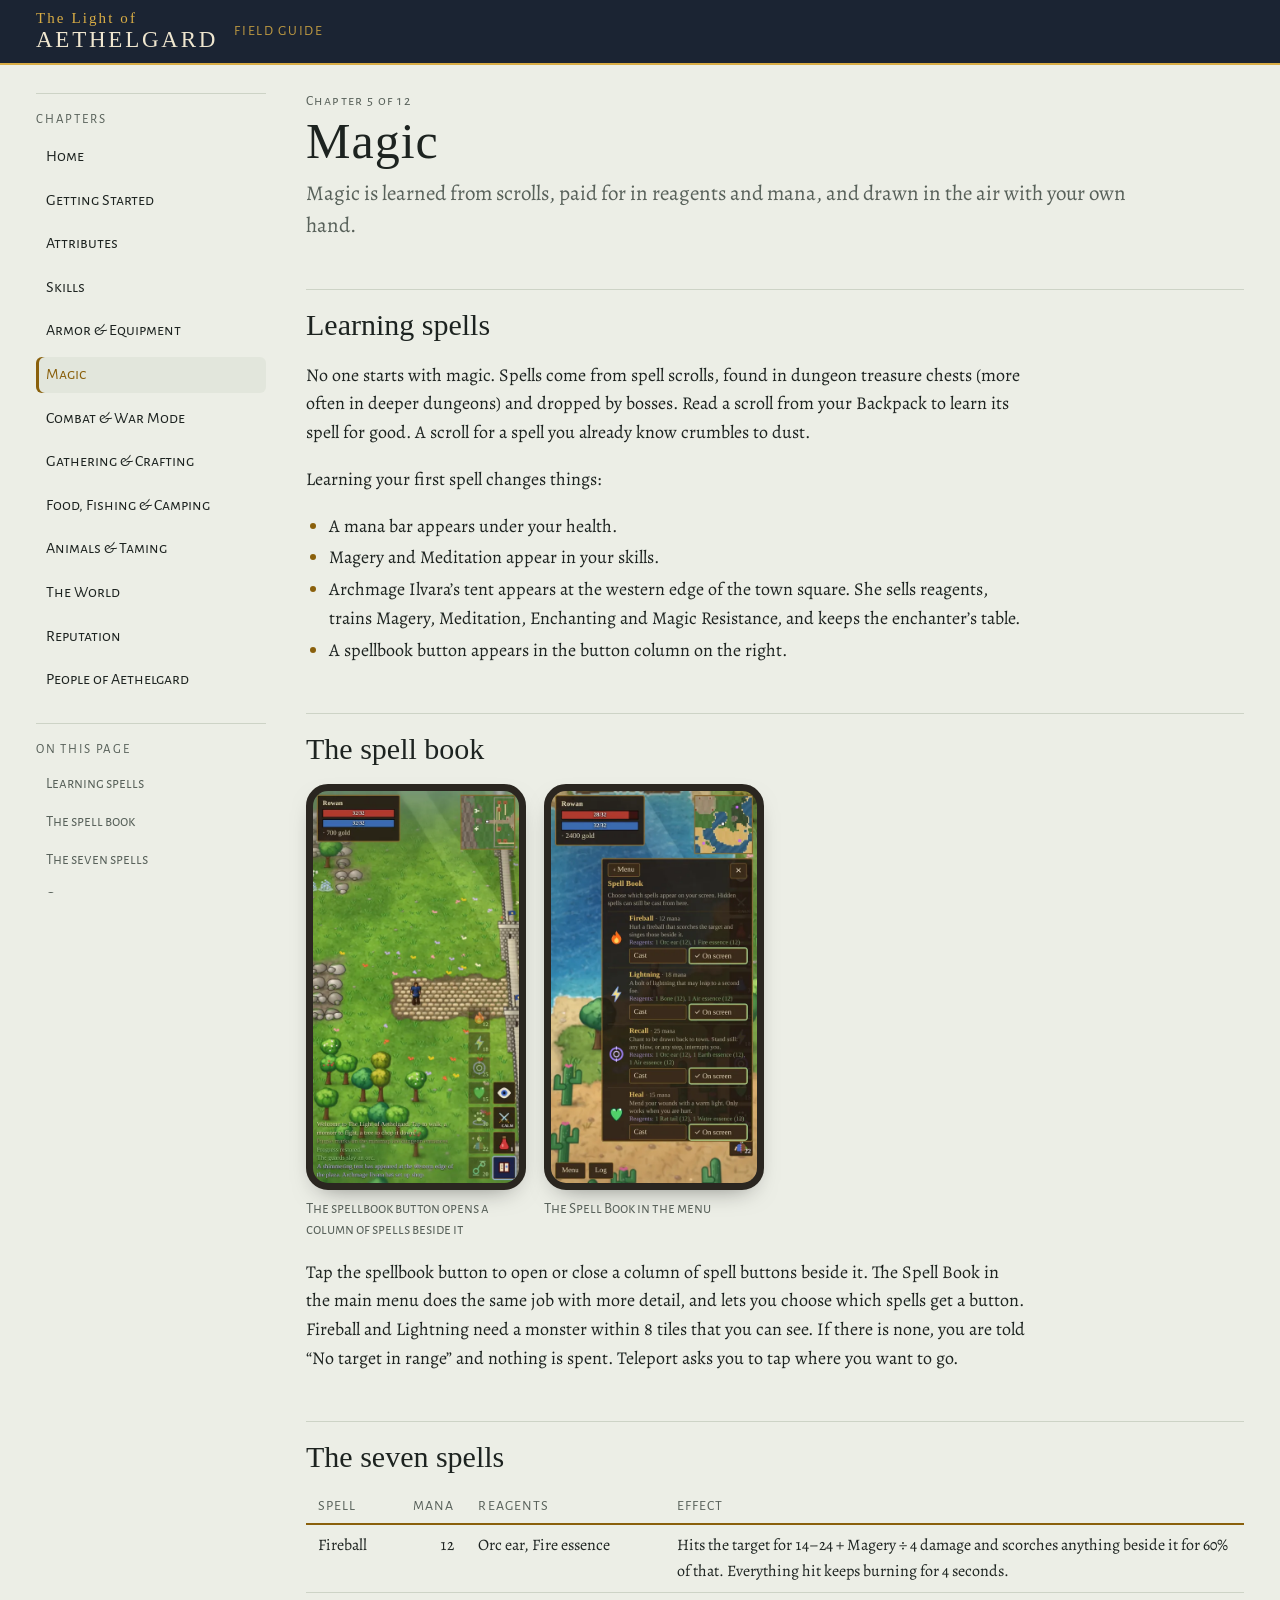
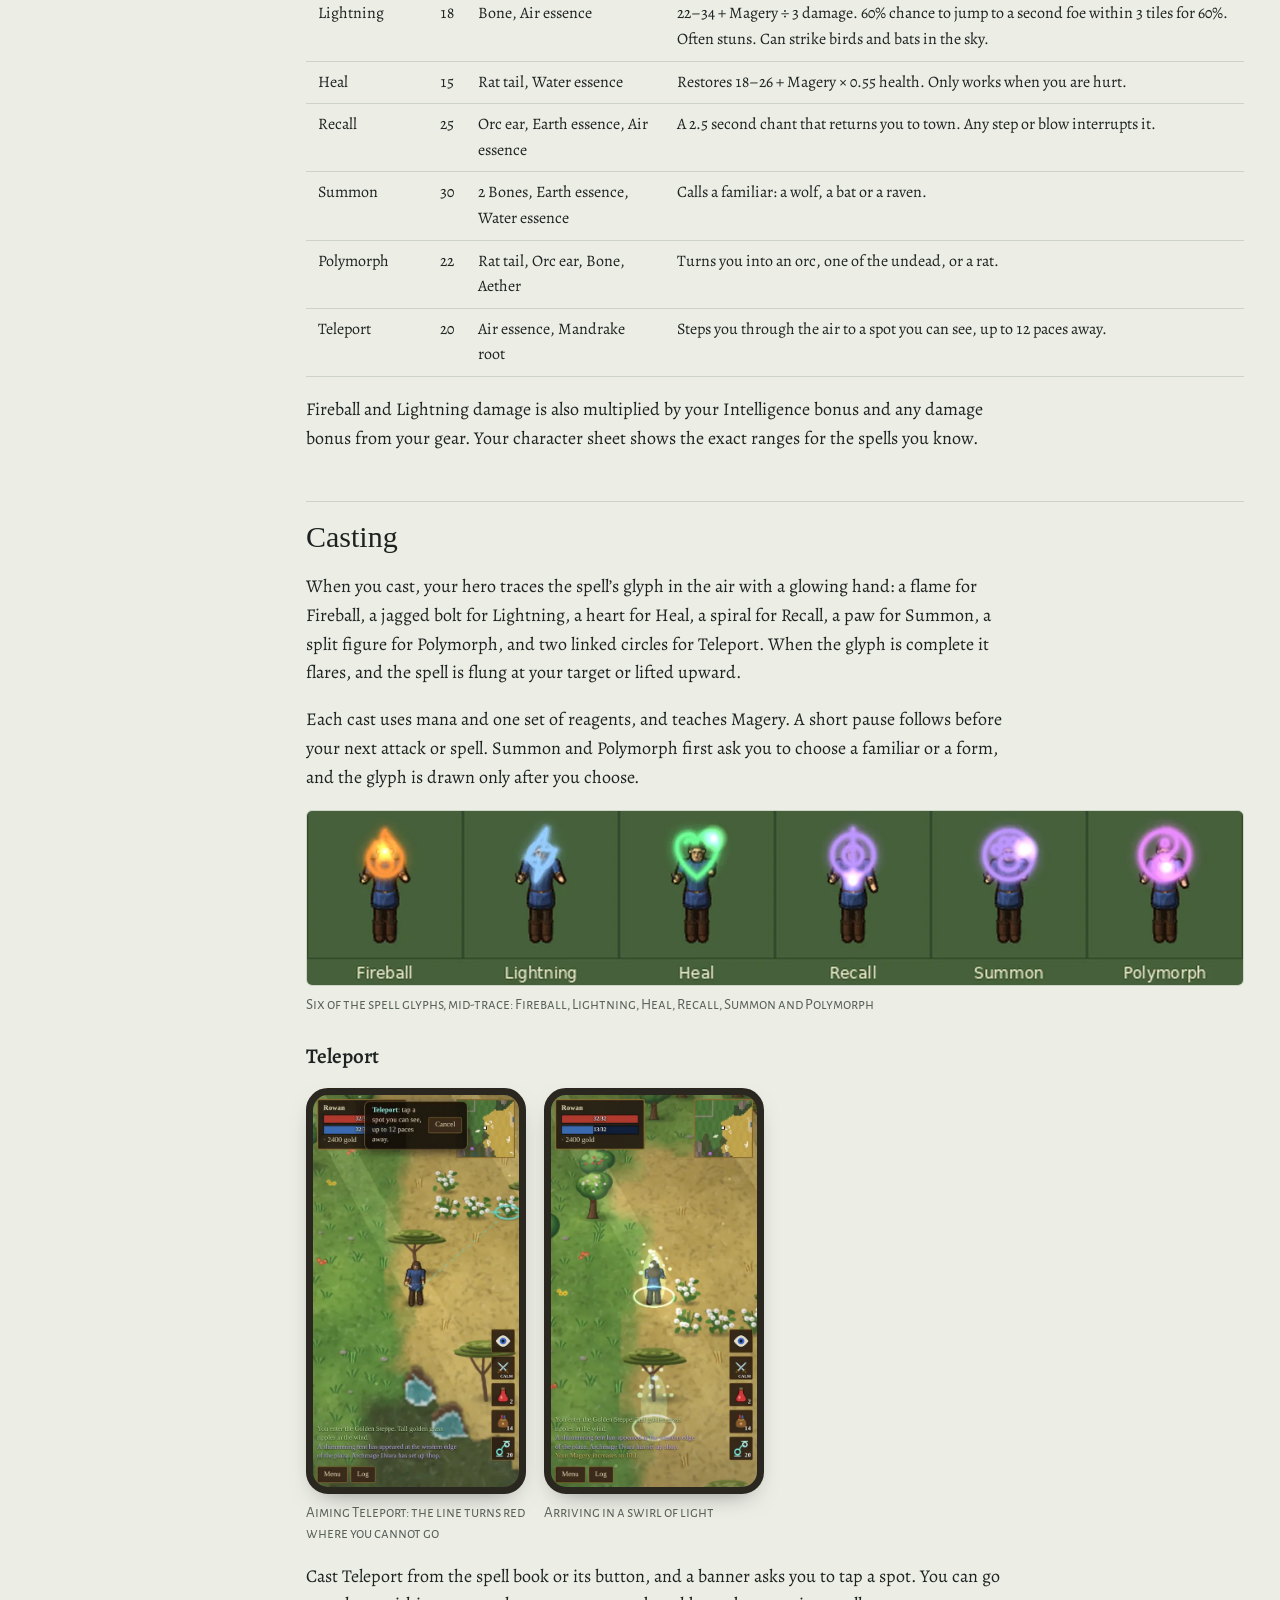
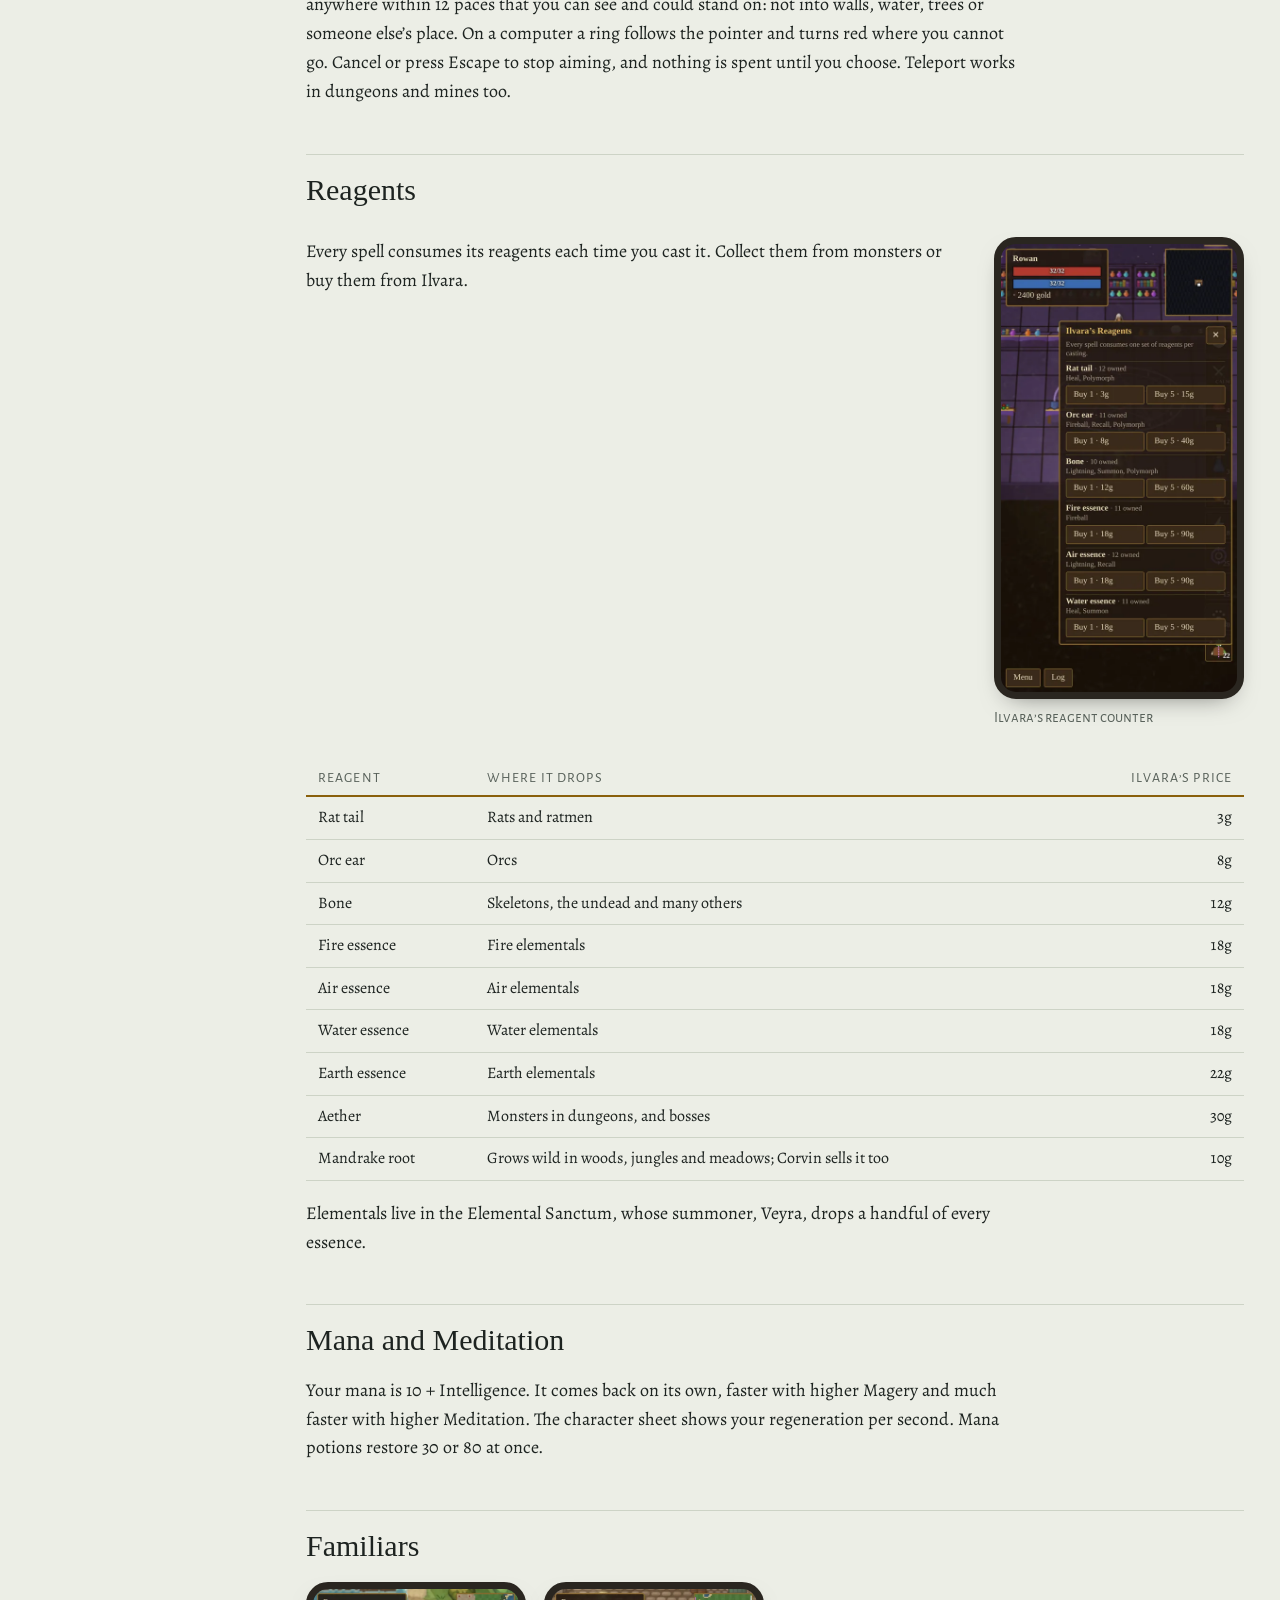
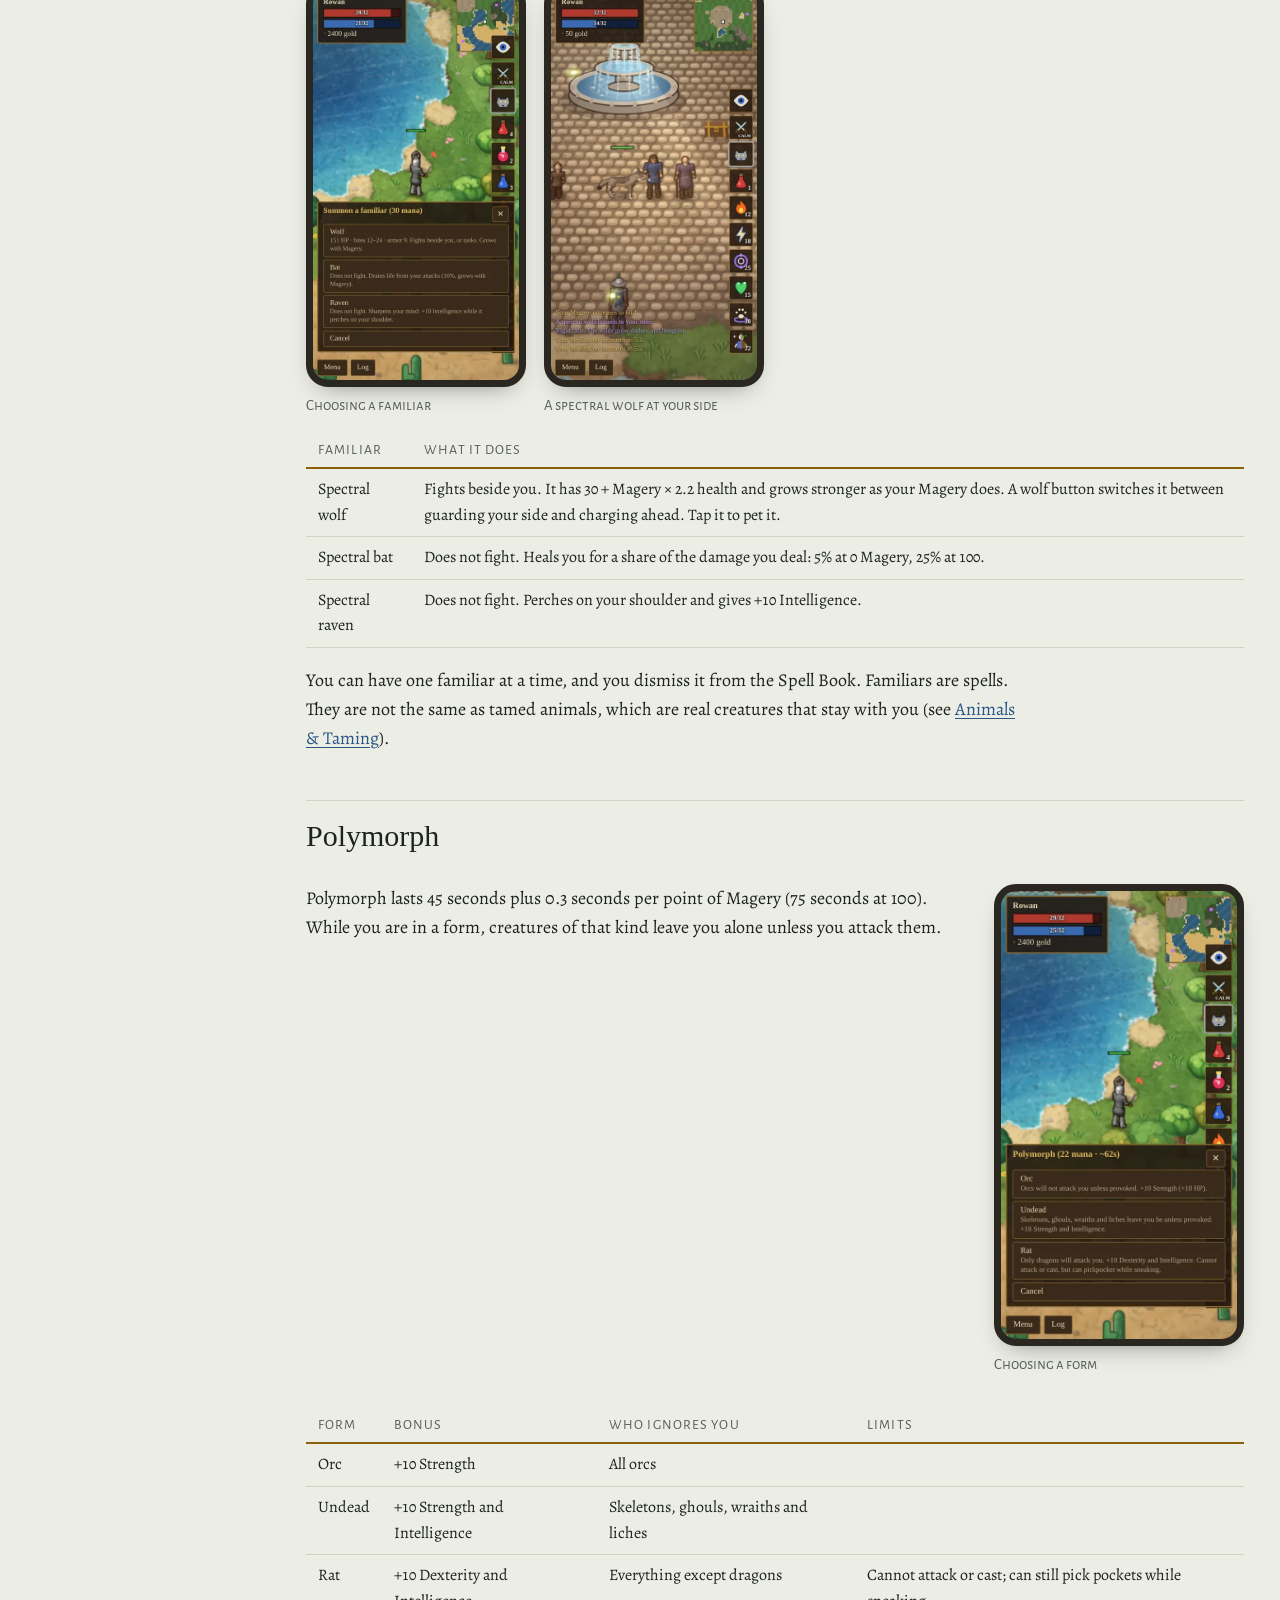
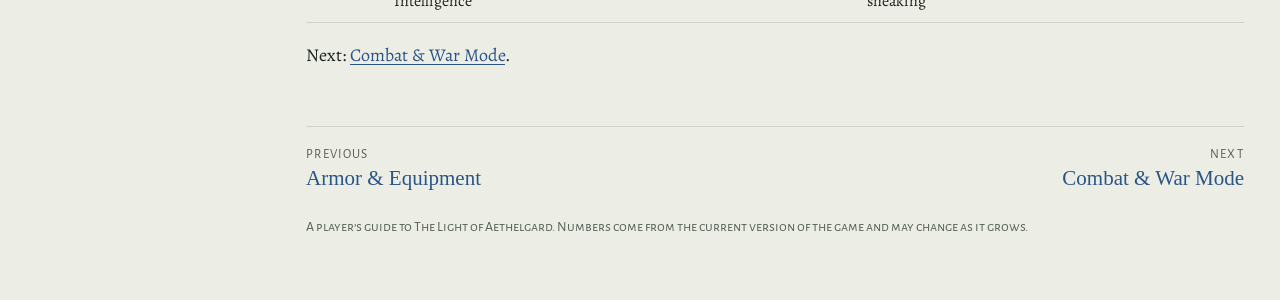
<file: magic.html>
<!doctype html>
<html lang="en">
<head>
<meta charset="utf-8">
<meta name="viewport" content="width=device-width, initial-scale=1, viewport-fit=cover">
<title>Magic · Aethelgard Field Guide</title>
<meta name="description" content="Magic is learned from scrolls, paid for in reagents and mana, and drawn in the air with your own hand.">
<link rel="preconnect" href="https://fonts.googleapis.com"><link rel="preconnect" href="https://fonts.gstatic.com" crossorigin><link rel="stylesheet" href="https://fonts.googleapis.com/css2?family=Alegreya:ital,wght@0,400;0,600;0,700;1,400&family=Alegreya+Sans+SC:wght@400;600&family=IM+Fell+English+SC&display=swap">
<link rel="stylesheet" href="style.css">
</head>
<body>
<header class="top"><div class="top-in">
<a class="mark" href="index.html"><small>The Light of</small><b>AETHELGARD</b></a>
<span class="tag">Field Guide</span><span class="sp"></span>
<label class="picker"><select aria-label="Go to page" onchange="location.href=this.value"><option value="index.html">Home</option><option value="getting-started.html">Getting Started</option><option value="attributes.html">Attributes</option><option value="skills.html">Skills</option><option value="equipment.html">Armor &amp; Equipment</option><option value="magic.html" selected>Magic</option><option value="combat.html">Combat &amp; War Mode</option><option value="crafting.html">Gathering &amp; Crafting</option><option value="survival.html">Food, Fishing &amp; Camping</option><option value="animals.html">Animals &amp; Taming</option><option value="world.html">The World</option><option value="reputation.html">Reputation</option><option value="people.html">People of Aethelgard</option></select></label>
</div></header>
<div class="wrap">
<aside class="rail"><h2>Chapters</h2><ol><li><a href="index.html">Home</a></li><li><a href="getting-started.html">Getting Started</a></li><li><a href="attributes.html">Attributes</a></li><li><a href="skills.html">Skills</a></li><li><a href="equipment.html">Armor &amp; Equipment</a></li><li><a href="magic.html" aria-current="page">Magic</a></li><li><a href="combat.html">Combat &amp; War Mode</a></li><li><a href="crafting.html">Gathering &amp; Crafting</a></li><li><a href="survival.html">Food, Fishing &amp; Camping</a></li><li><a href="animals.html">Animals &amp; Taming</a></li><li><a href="world.html">The World</a></li><li><a href="reputation.html">Reputation</a></li><li><a href="people.html">People of Aethelgard</a></li></ol><h2>On this page</h2><ol class="toc"><li><a href="#learning-spells">Learning spells</a></li><li><a href="#the-spell-book">The spell book</a></li><li><a href="#the-seven-spells">The seven spells</a></li><li><a href="#casting">Casting</a></li><li><a href="#reagents">Reagents</a></li><li><a href="#mana-and-meditation">Mana and Meditation</a></li><li><a href="#familiars">Familiars</a></li><li><a href="#polymorph">Polymorph</a></li></ol></aside>
<main>
<p class="crumb">Chapter 5 of 12</p>
<h1>Magic</h1>
<p class="lede">Magic is learned from scrolls, paid for in reagents and mana, and drawn in the air with your own hand.</p>
<h2 id="learning-spells">Learning spells</h2>
<p>No one starts with magic. Spells come from spell scrolls, found in dungeon treasure chests (more often in deeper dungeons) and dropped by bosses. Read a scroll from your Backpack to learn its spell for good. A scroll for a spell you already know crumbles to dust.</p>
<p>Learning your first spell changes things:</p>
<ul><li>A mana bar appears under your health.</li><li>Magery and Meditation appear in your skills.</li><li>Archmage Ilvara’s tent appears at the western edge of the town square. She sells reagents, trains Magery, Meditation, Enchanting and Magic Resistance, and keeps the enchanter’s table.</li><li>A spellbook button appears in the button column on the right.</li></ul>
<h2 id="the-spell-book">The spell book</h2>
<div class="pair"><figure class="phone"><div class="scr"><img src="spellbook.webp" alt="The spellbook button opens a column of spells beside it" loading="lazy"></div><figcaption>The spellbook button opens a column of spells beside it</figcaption></figure><figure class="phone"><div class="scr"><img src="book.webp" alt="The Spell Book in the menu" loading="lazy"></div><figcaption>The Spell Book in the menu</figcaption></figure></div>
<p>Tap the spellbook button to open or close a column of spell buttons beside it. The Spell Book in the main menu does the same job with more detail, and lets you choose which spells get a button. Fireball and Lightning need a monster within 8 tiles that you can see. If there is none, you are told “No target in range” and nothing is spent. Teleport asks you to tap where you want to go.</p>
<h2 id="the-seven-spells">The seven spells</h2>
<div class="tbl"><table><thead><tr><th>Spell</th><th class="r">Mana</th><th>Reagents</th><th>Effect</th></tr></thead><tbody><tr><td>Fireball</td><td class="r">12</td><td>Orc ear, Fire essence</td><td>Hits the target for 14–24 + Magery ÷ 4 damage and scorches anything beside it for 60% of that. Everything hit keeps burning for 4 seconds.</td></tr><tr><td>Lightning</td><td class="r">18</td><td>Bone, Air essence</td><td>22–34 + Magery ÷ 3 damage. 60% chance to jump to a second foe within 3 tiles for 60%. Often stuns. Can strike birds and bats in the sky.</td></tr><tr><td>Heal</td><td class="r">15</td><td>Rat tail, Water essence</td><td>Restores 18–26 + Magery × 0.55 health. Only works when you are hurt.</td></tr><tr><td>Recall</td><td class="r">25</td><td>Orc ear, Earth essence, Air essence</td><td>A 2.5 second chant that returns you to town. Any step or blow interrupts it.</td></tr><tr><td>Summon</td><td class="r">30</td><td>2 Bones, Earth essence, Water essence</td><td>Calls a familiar: a wolf, a bat or a raven.</td></tr><tr><td>Polymorph</td><td class="r">22</td><td>Rat tail, Orc ear, Bone, Aether</td><td>Turns you into an orc, one of the undead, or a rat.</td></tr><tr><td>Teleport</td><td class="r">20</td><td>Air essence, Mandrake root</td><td>Steps you through the air to a spot you can see, up to 12 paces away.</td></tr></tbody></table></div>
<p>Fireball and Lightning damage is also multiplied by your Intelligence bonus and any damage bonus from your gear. Your character sheet shows the exact ranges for the spells you know.</p>
<h2 id="casting">Casting</h2>
<p>When you cast, your hero traces the spell’s glyph in the air with a glowing hand: a flame for Fireball, a jagged bolt for Lightning, a heart for Heal, a spiral for Recall, a paw for Summon, a split figure for Polymorph, and two linked circles for Teleport. When the glyph is complete it flares, and the spell is flung at your target or lifted upward.</p>
<p>Each cast uses mana and one set of reagents, and teaches Magery. A short pause follows before your next attack or spell. Summon and Polymorph first ask you to choose a familiar or a form, and the glyph is drawn only after you choose.</p>
<figure class="shot"><div class="scr"><img src="glyphs.webp" alt="Six of the spell glyphs, mid-trace: Fireball, Lightning, Heal, Recall, Summon and Polymorph" loading="lazy"></div><figcaption>Six of the spell glyphs, mid-trace: Fireball, Lightning, Heal, Recall, Summon and Polymorph</figcaption></figure>
<h3 id="teleport">Teleport</h3>
<div class="pair"><figure class="phone"><div class="scr"><img src="tele_aim.webp" alt="Aiming Teleport: the line turns red where you cannot go" loading="lazy"></div><figcaption>Aiming Teleport: the line turns red where you cannot go</figcaption></figure><figure class="phone"><div class="scr"><img src="tele_cast.webp" alt="Arriving in a swirl of light" loading="lazy"></div><figcaption>Arriving in a swirl of light</figcaption></figure></div>
<p>Cast Teleport from the spell book or its button, and a banner asks you to tap a spot. You can go anywhere within 12 paces that you can see and could stand on: not into walls, water, trees or someone else’s place. On a computer a ring follows the pointer and turns red where you cannot go. Cancel or press Escape to stop aiming, and nothing is spent until you choose. Teleport works in dungeons and mines too.</p>
<h2 id="reagents">Reagents</h2>
<div class="split"><div><p>Every spell consumes its reagents each time you cast it. Collect them from monsters or buy them from Ilvara.</p></div><figure class="phone"><div class="scr"><img src="reagents.webp" alt="Ilvara&#x27;s reagent counter" loading="lazy"></div><figcaption>Ilvara’s reagent counter</figcaption></figure></div>
<div class="tbl"><table><thead><tr><th>Reagent</th><th>Where it drops</th><th class="r">Ilvara’s price</th></tr></thead><tbody><tr><td>Rat tail</td><td>Rats and ratmen</td><td class="r">3g</td></tr><tr><td>Orc ear</td><td>Orcs</td><td class="r">8g</td></tr><tr><td>Bone</td><td>Skeletons, the undead and many others</td><td class="r">12g</td></tr><tr><td>Fire essence</td><td>Fire elementals</td><td class="r">18g</td></tr><tr><td>Air essence</td><td>Air elementals</td><td class="r">18g</td></tr><tr><td>Water essence</td><td>Water elementals</td><td class="r">18g</td></tr><tr><td>Earth essence</td><td>Earth elementals</td><td class="r">22g</td></tr><tr><td>Aether</td><td>Monsters in dungeons, and bosses</td><td class="r">30g</td></tr><tr><td>Mandrake root</td><td>Grows wild in woods, jungles and meadows; Corvin sells it too</td><td class="r">10g</td></tr></tbody></table></div>
<p>Elementals live in the Elemental Sanctum, whose summoner, Veyra, drops a handful of every essence.</p>
<h2 id="mana-and-meditation">Mana and Meditation</h2>
<p>Your mana is 10 + Intelligence. It comes back on its own, faster with higher Magery and much faster with higher Meditation. The character sheet shows your regeneration per second. Mana potions restore 30 or 80 at once.</p>
<h2 id="familiars">Familiars</h2>
<div class="pair"><figure class="phone"><div class="scr"><img src="famdlg.webp" alt="Choosing a familiar" loading="lazy"></div><figcaption>Choosing a familiar</figcaption></figure><figure class="phone"><div class="scr"><img src="wolf.webp" alt="A spectral wolf at your side" loading="lazy"></div><figcaption>A spectral wolf at your side</figcaption></figure></div>
<div class="tbl"><table><thead><tr><th>Familiar</th><th>What it does</th></tr></thead><tbody><tr><td>Spectral wolf</td><td>Fights beside you. It has 30 + Magery × 2.2 health and grows stronger as your Magery does. A wolf button switches it between guarding your side and charging ahead. Tap it to pet it.</td></tr><tr><td>Spectral bat</td><td>Does not fight. Heals you for a share of the damage you deal: 5% at 0 Magery, 25% at 100.</td></tr><tr><td>Spectral raven</td><td>Does not fight. Perches on your shoulder and gives +10 Intelligence.</td></tr></tbody></table></div>
<p>You can have one familiar at a time, and you dismiss it from the Spell Book. Familiars are spells. They are not the same as tamed animals, which are real creatures that stay with you (see <a href=”animals.html”>Animals & Taming</a>).</p>
<h2 id="polymorph">Polymorph</h2>
<div class="split"><div><p>Polymorph lasts 45 seconds plus 0.3 seconds per point of Magery (75 seconds at 100). While you are in a form, creatures of that kind leave you alone unless you attack them.</p></div><figure class="phone"><div class="scr"><img src="polydlg.webp" alt="Choosing a form" loading="lazy"></div><figcaption>Choosing a form</figcaption></figure></div>
<div class="tbl"><table><thead><tr><th>Form</th><th>Bonus</th><th>Who ignores you</th><th>Limits</th></tr></thead><tbody><tr><td>Orc</td><td>+10 Strength</td><td>All orcs</td><td></td></tr><tr><td>Undead</td><td>+10 Strength and Intelligence</td><td>Skeletons, ghouls, wraiths and liches</td><td></td></tr><tr><td>Rat</td><td>+10 Dexterity and Intelligence</td><td>Everything except dragons</td><td>Cannot attack or cast; can still pick pockets while sneaking</td></tr></tbody></table></div>
<p>Next: <a href=”combat.html”>Combat & War Mode</a>.</p>
<nav class="pager" aria-label="Next and previous pages"><a href="equipment.html"><small>Previous</small><b>Armor &amp; Equipment</b></a><a class="nx" href="combat.html"><small>Next</small><b>Combat &amp; War Mode</b></a></nav>
<footer>A player’s guide to The Light of Aethelgard. Numbers come from the current version of the game and may change as it grows.</footer>
</main>
</div>
</body>
</html>
</file>
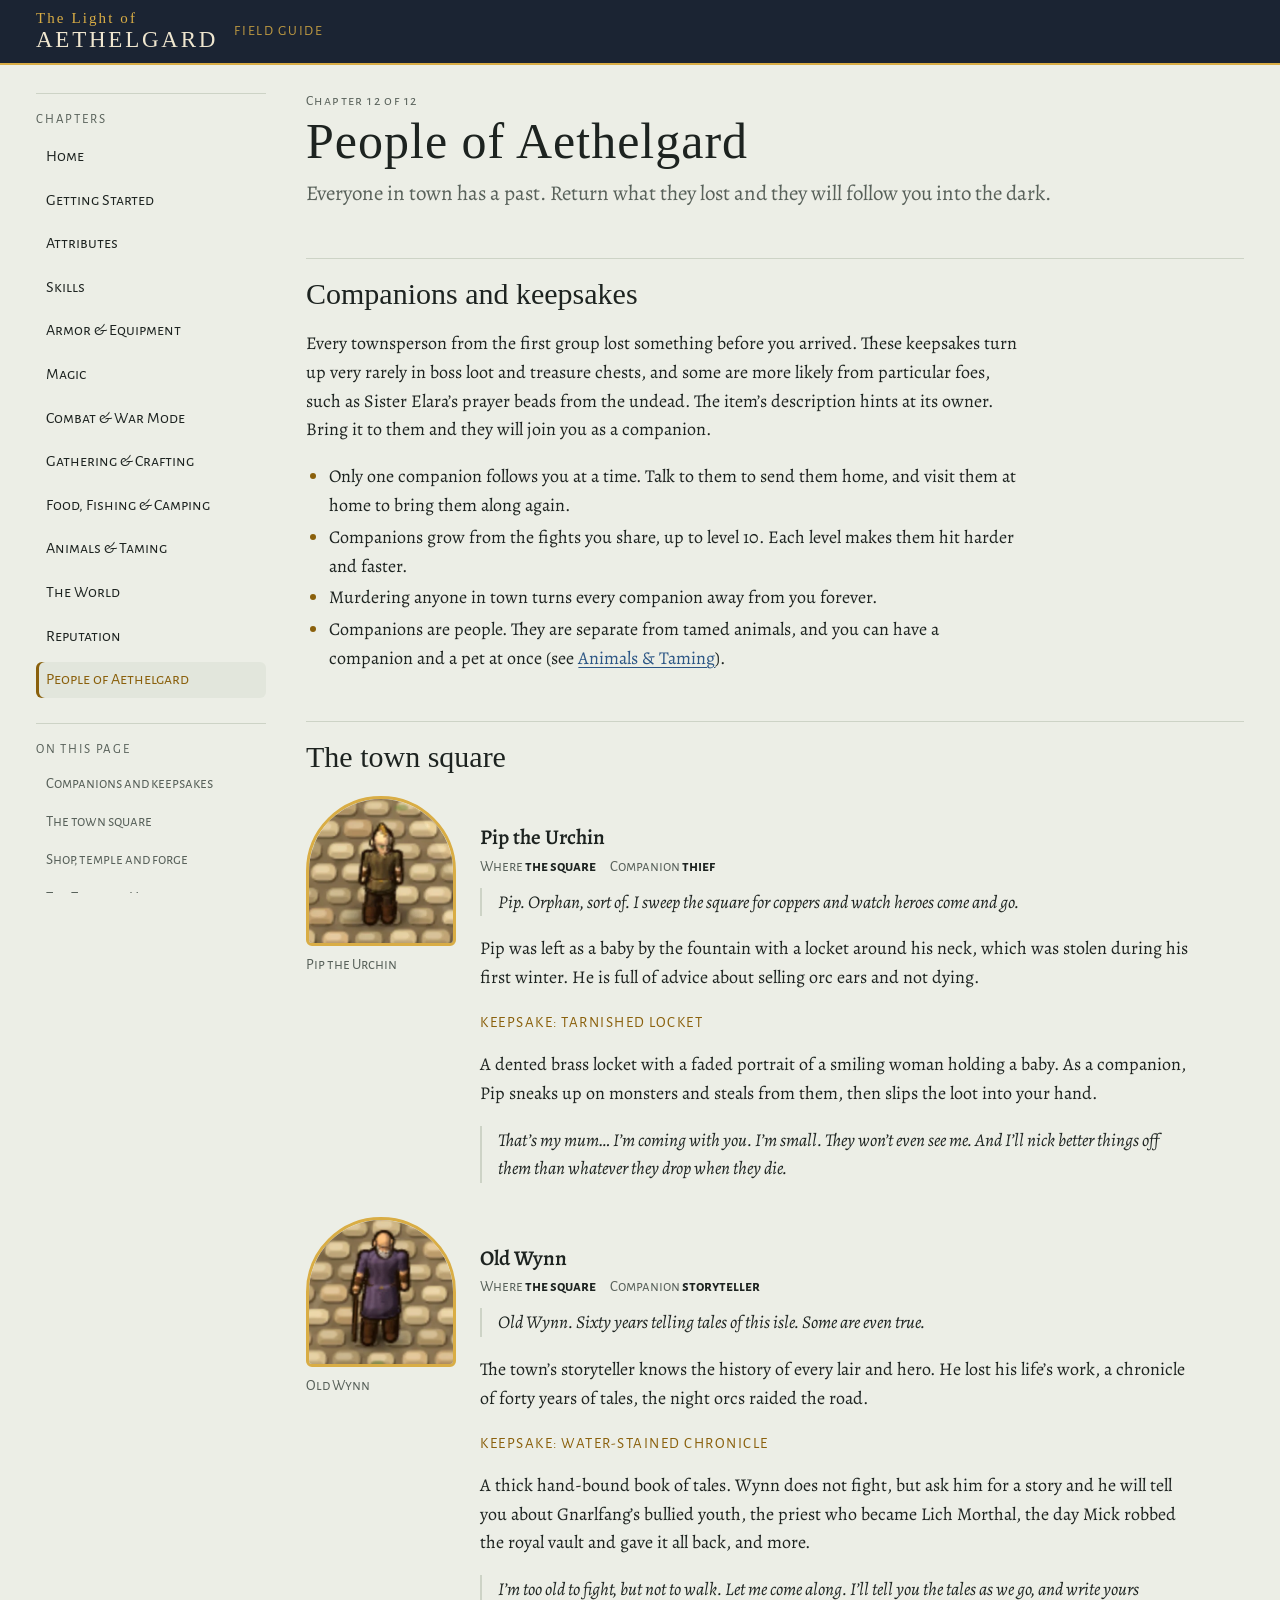
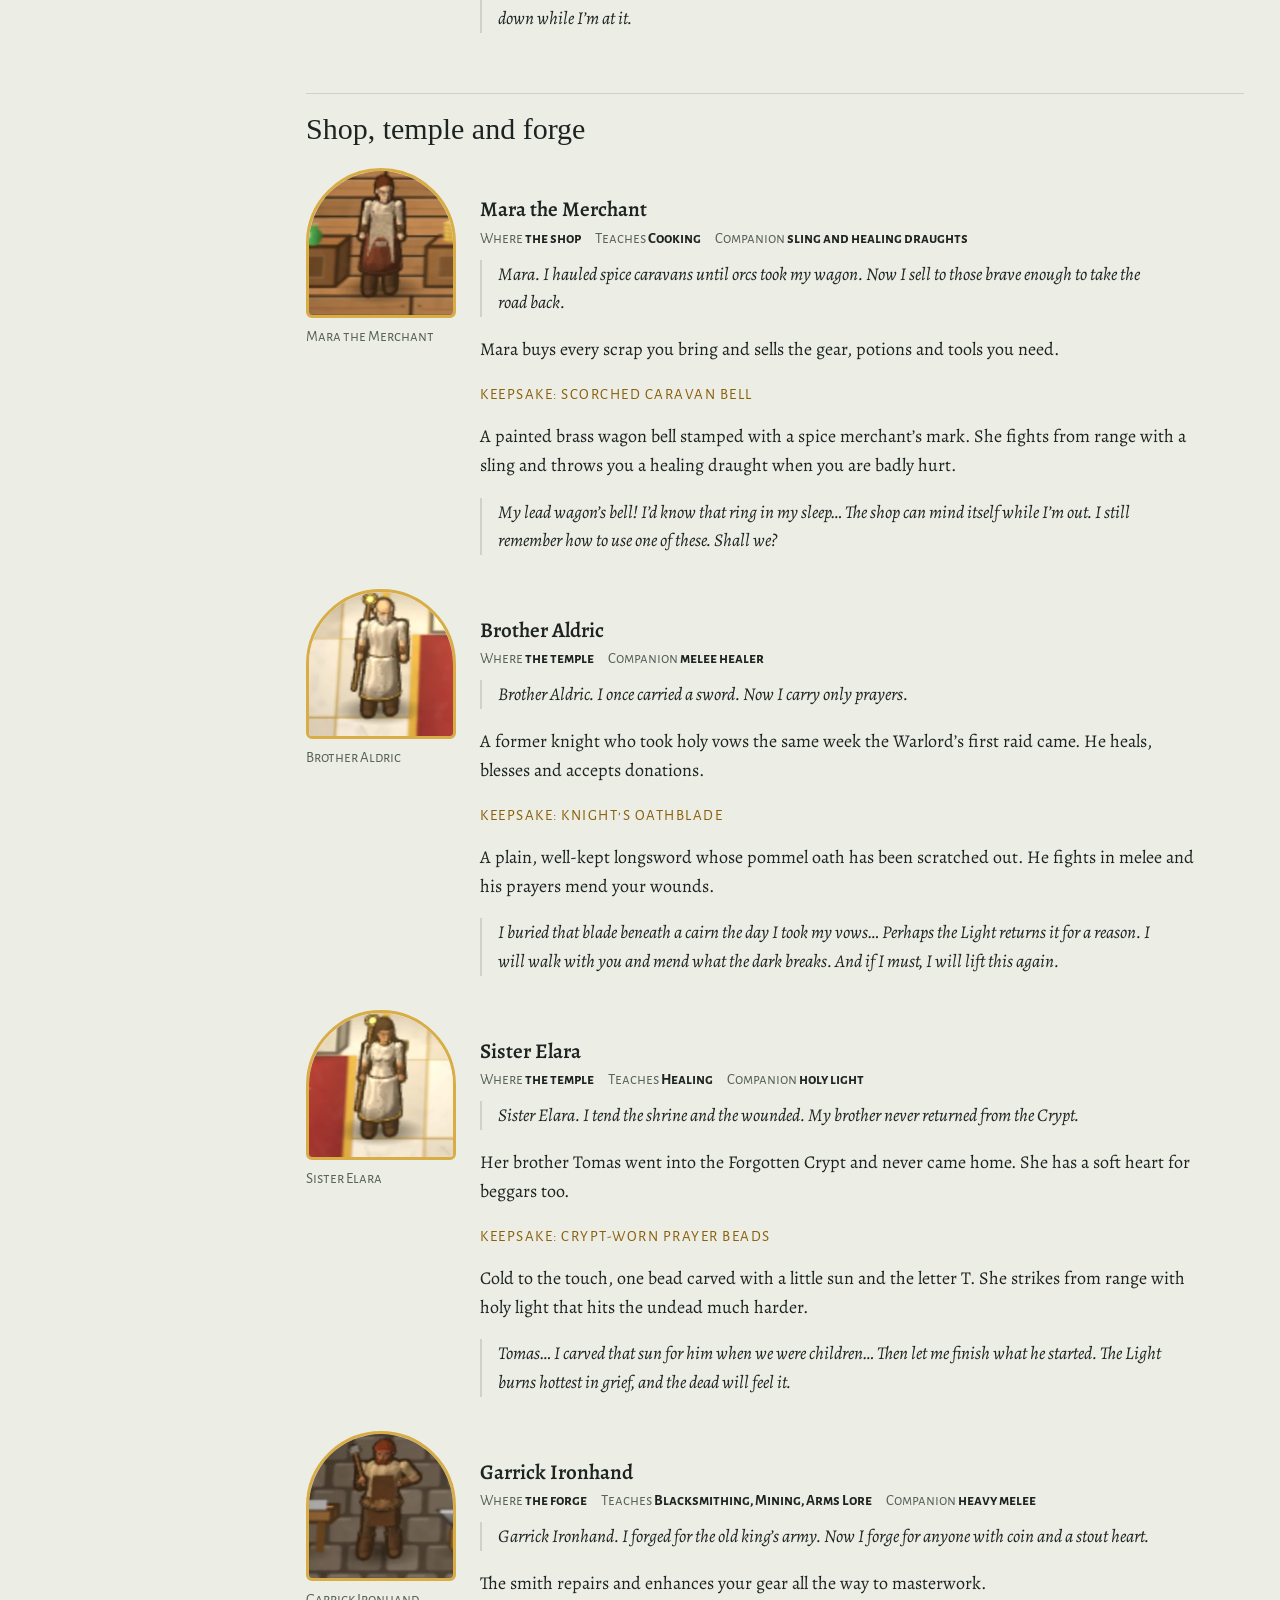
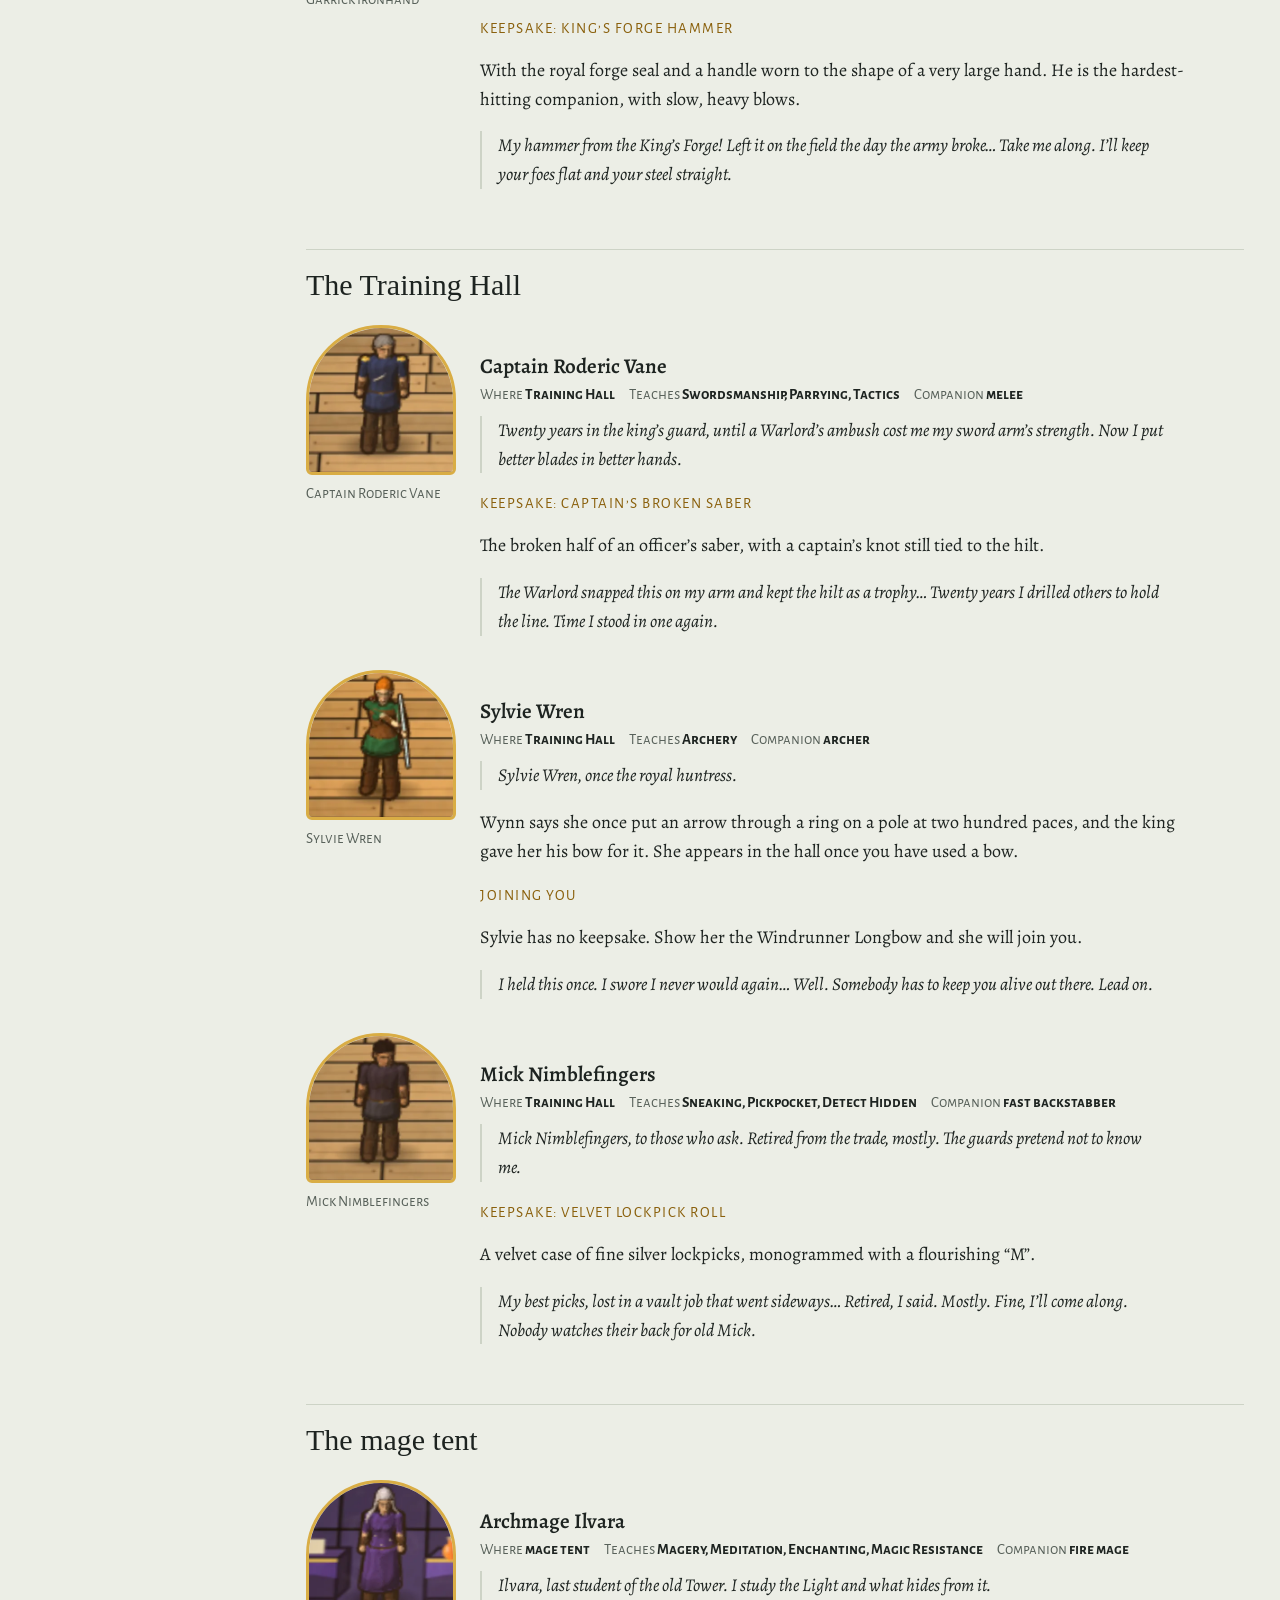
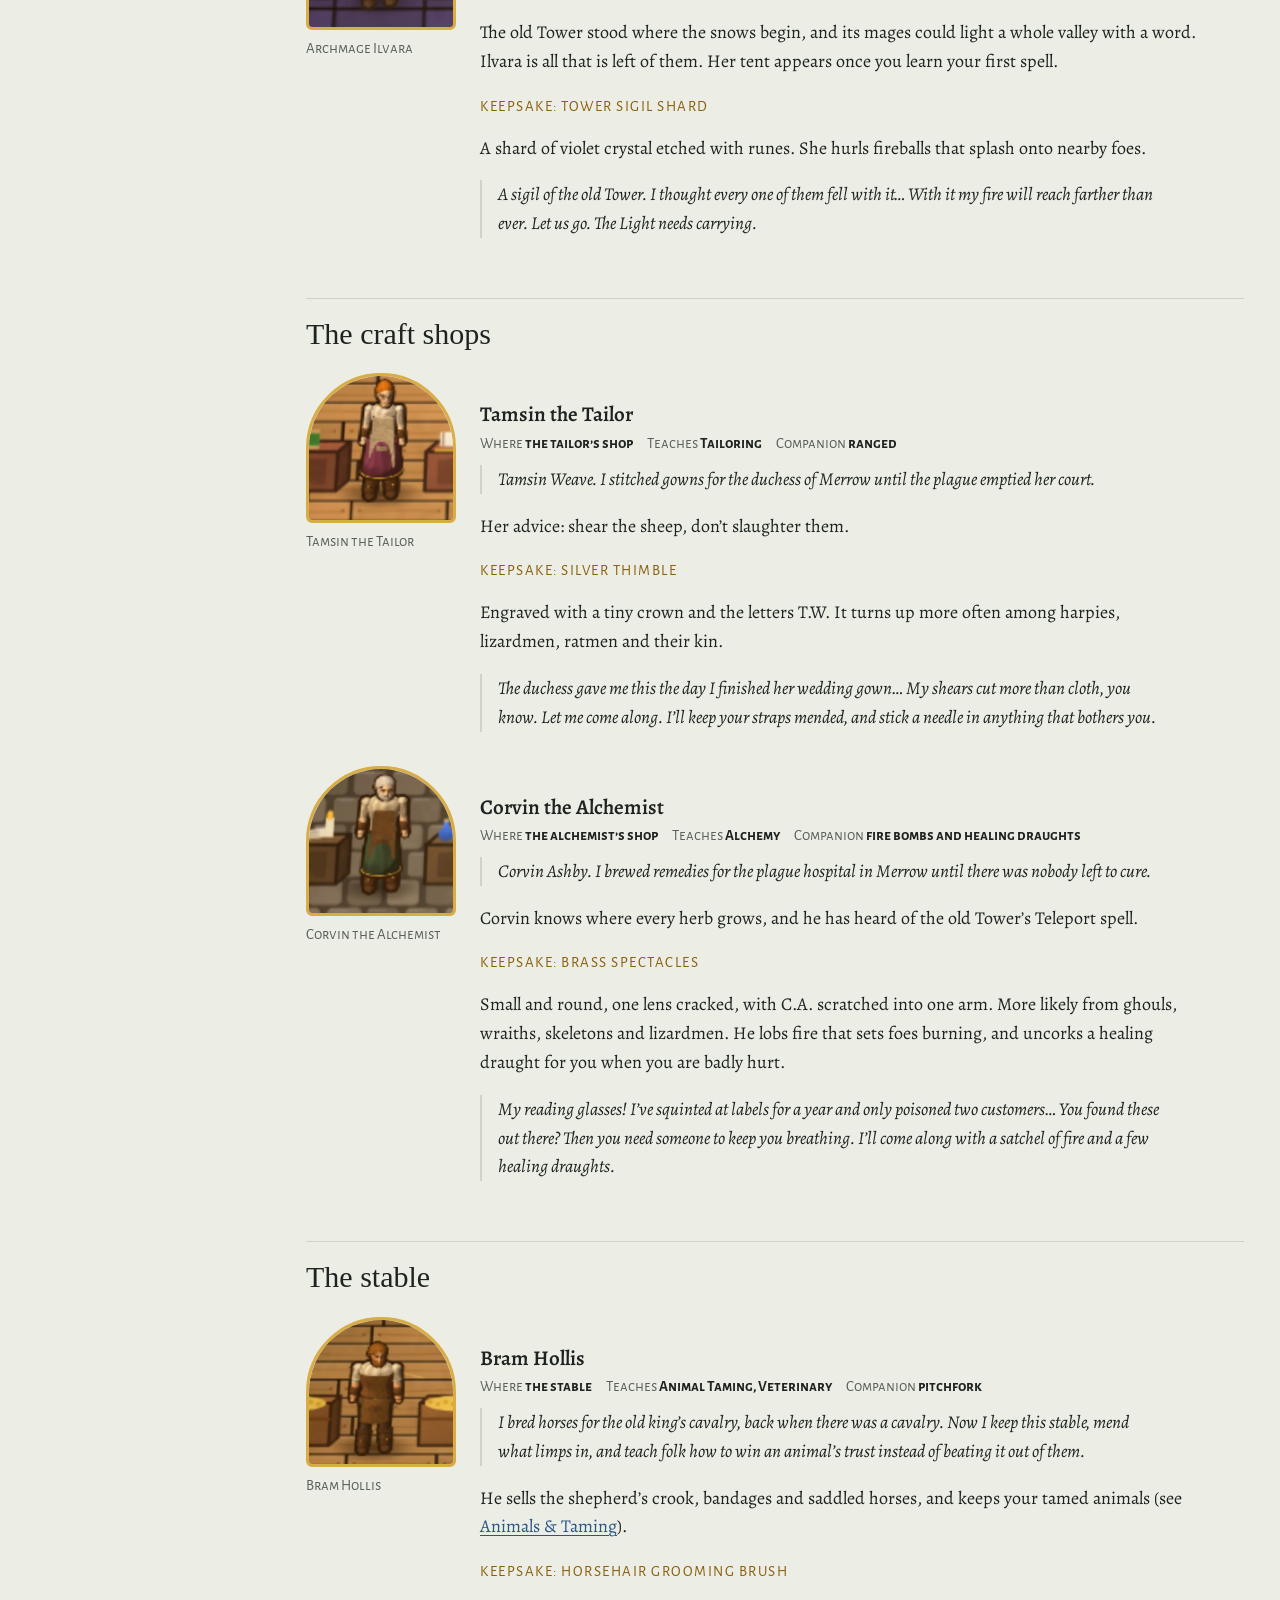
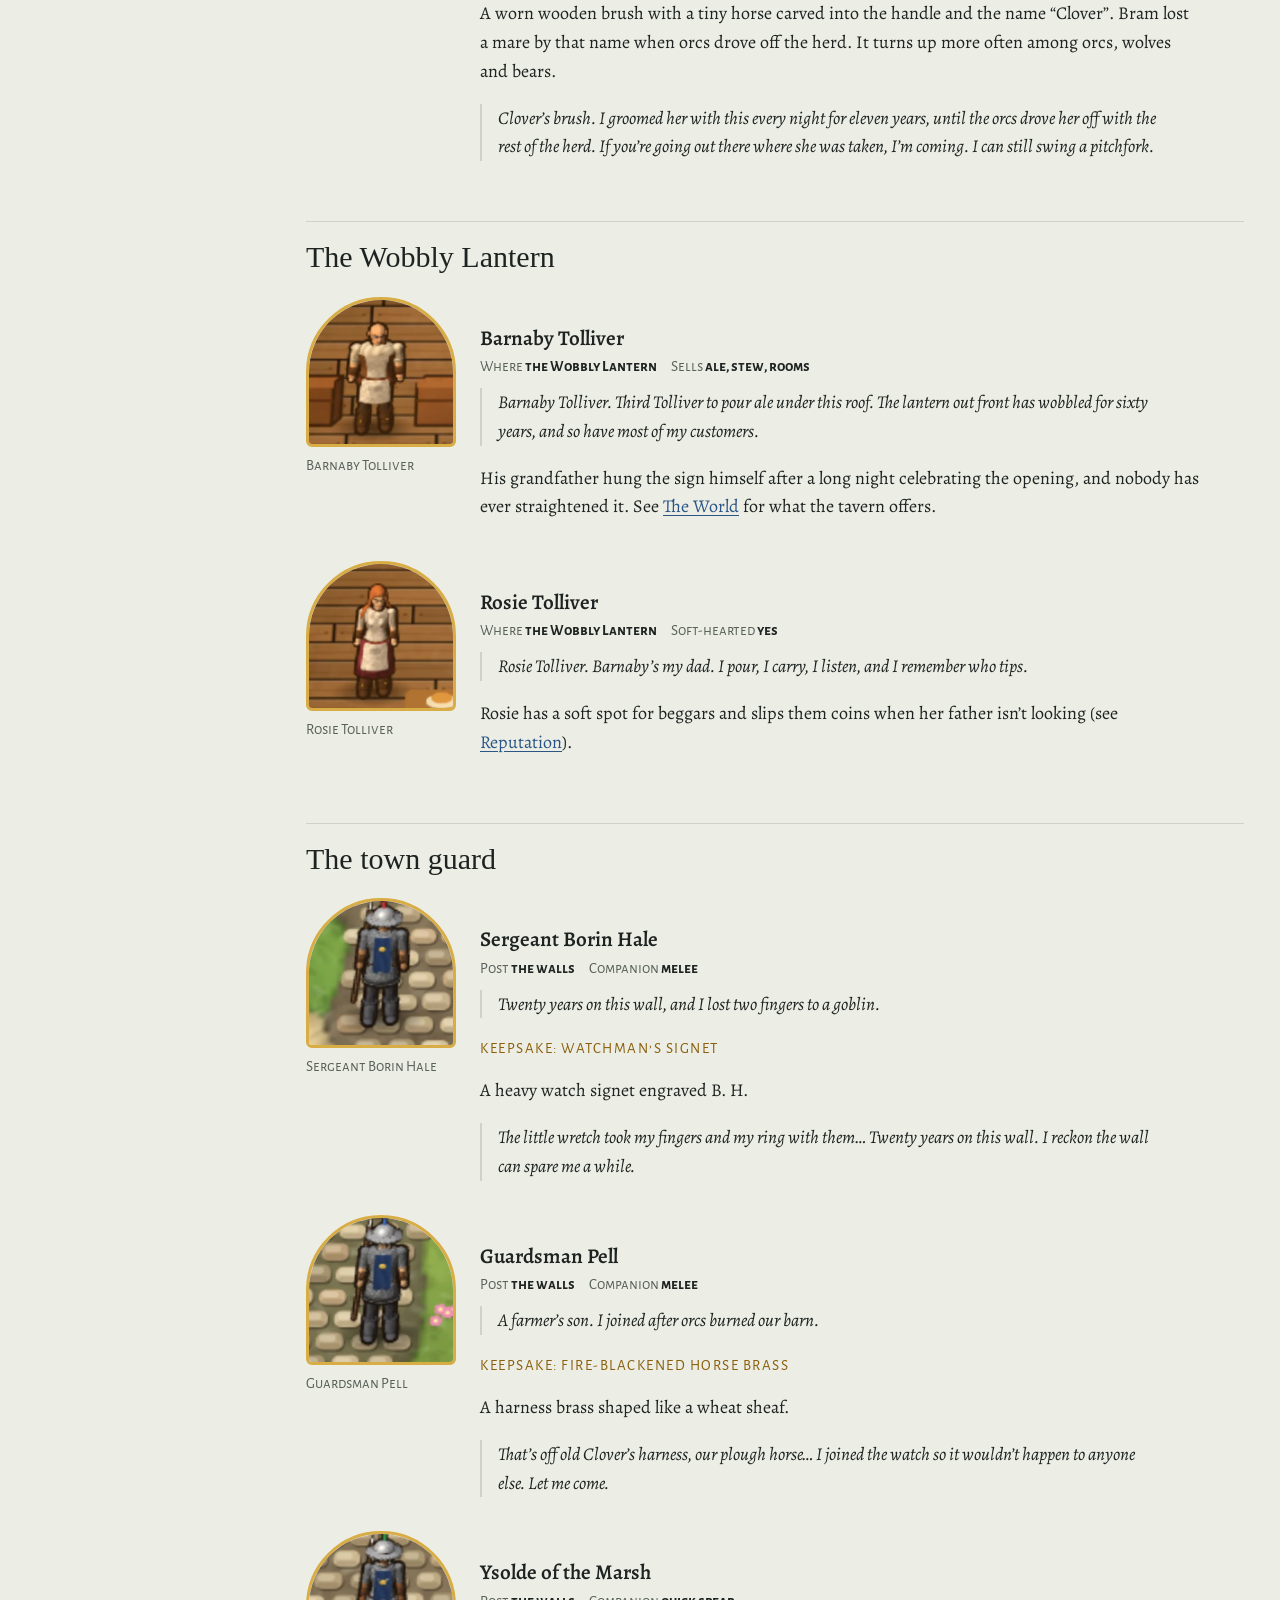
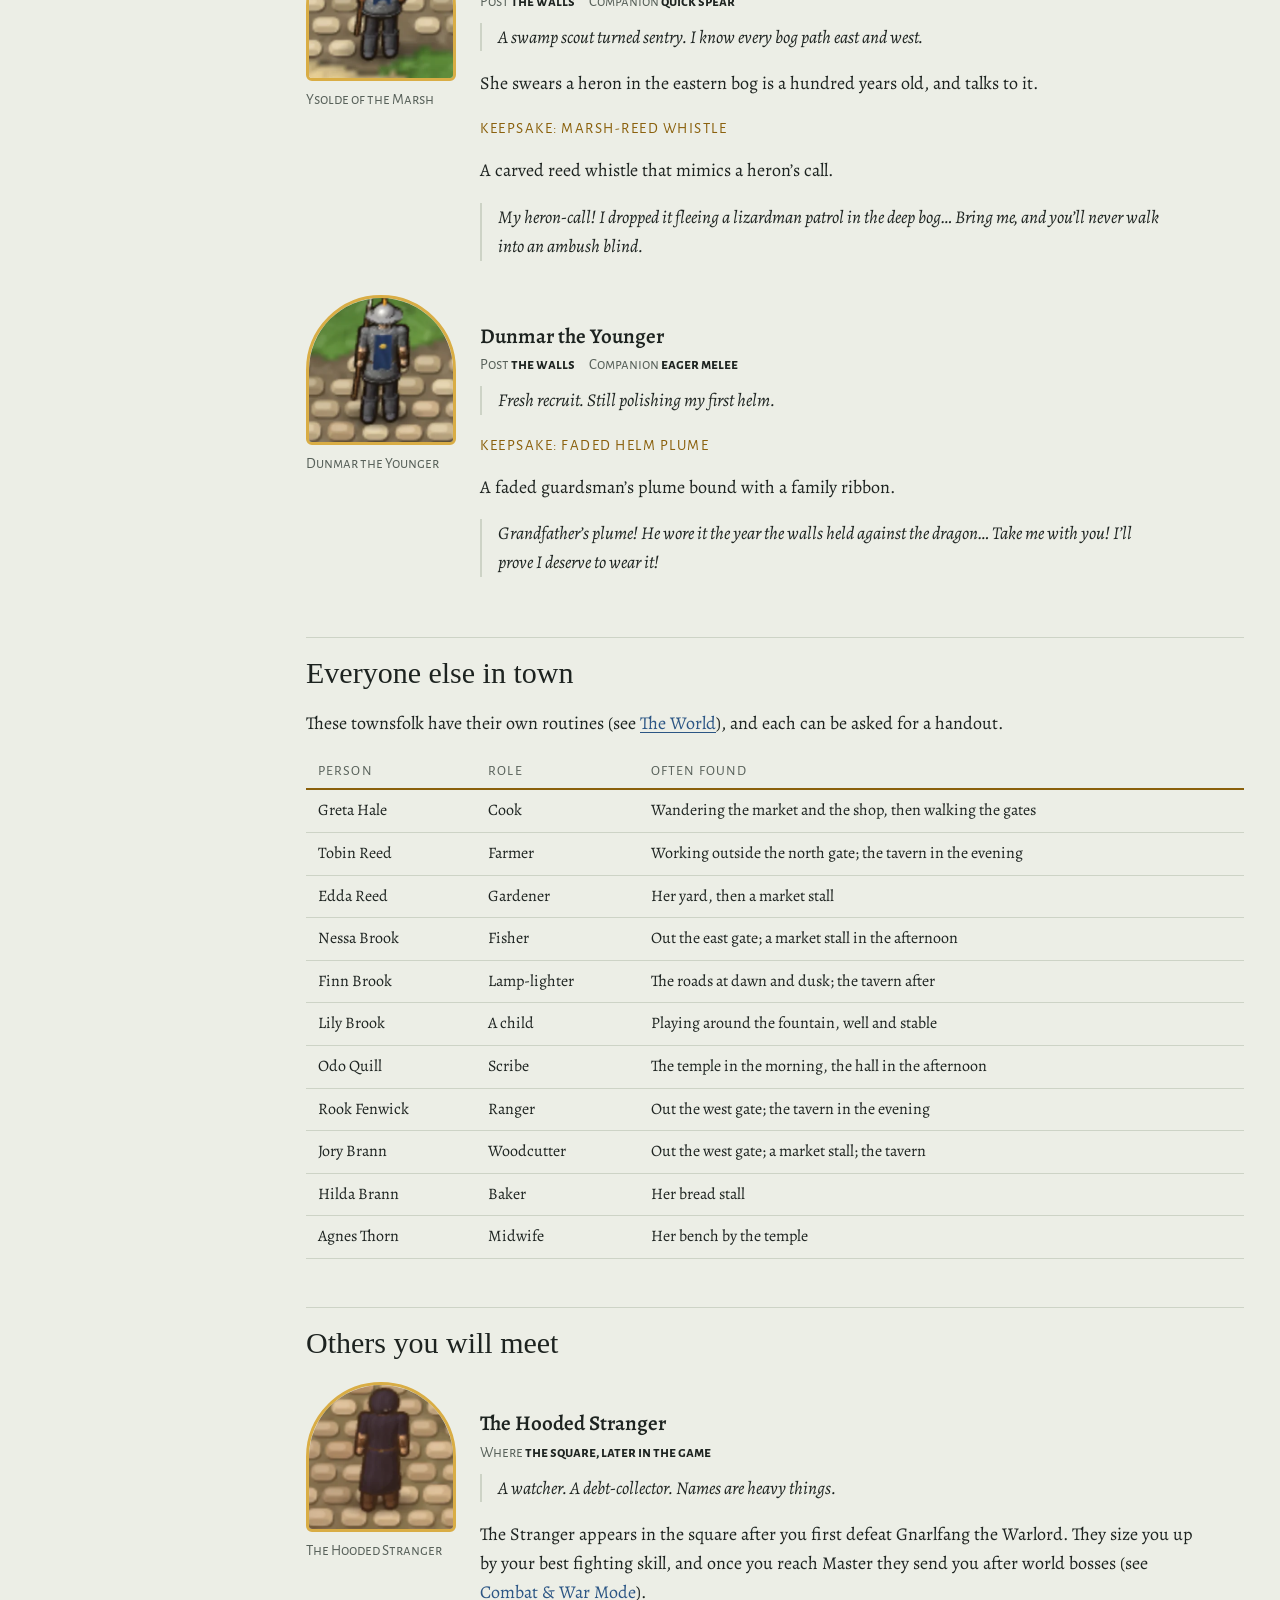
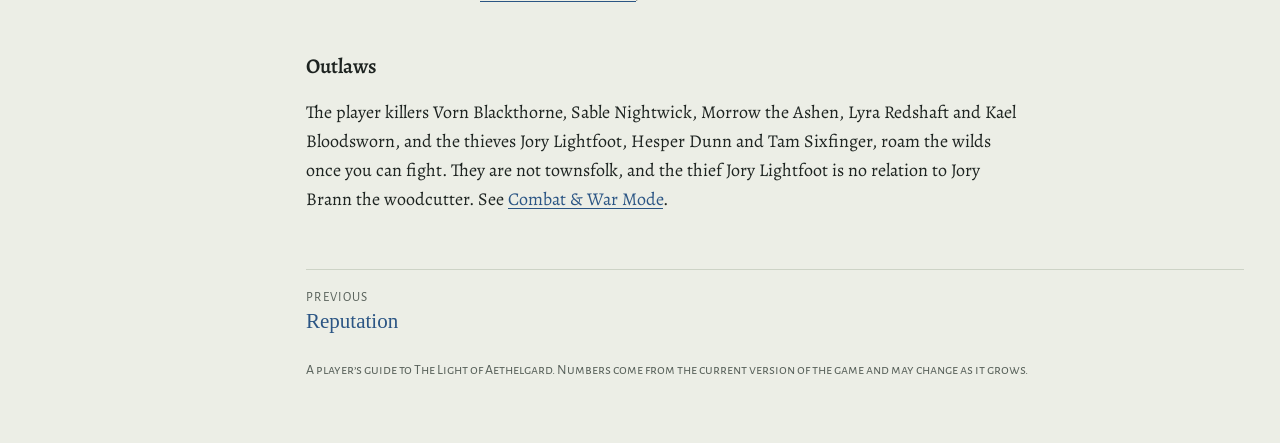
<file: people.html>
<!doctype html>
<html lang="en">
<head>
<meta charset="utf-8">
<meta name="viewport" content="width=device-width, initial-scale=1, viewport-fit=cover">
<title>People of Aethelgard · Aethelgard Field Guide</title>
<meta name="description" content="Everyone in town has a past. Return what they lost and they will follow you into the dark.">
<link rel="preconnect" href="https://fonts.googleapis.com"><link rel="preconnect" href="https://fonts.gstatic.com" crossorigin><link rel="stylesheet" href="https://fonts.googleapis.com/css2?family=Alegreya:ital,wght@0,400;0,600;0,700;1,400&family=Alegreya+Sans+SC:wght@400;600&family=IM+Fell+English+SC&display=swap">
<link rel="stylesheet" href="style.css">
</head>
<body>
<header class="top"><div class="top-in">
<a class="mark" href="index.html"><small>The Light of</small><b>AETHELGARD</b></a>
<span class="tag">Field Guide</span><span class="sp"></span>
<label class="picker"><select aria-label="Go to page" onchange="location.href=this.value"><option value="index.html">Home</option><option value="getting-started.html">Getting Started</option><option value="attributes.html">Attributes</option><option value="skills.html">Skills</option><option value="equipment.html">Armor &amp; Equipment</option><option value="magic.html">Magic</option><option value="combat.html">Combat &amp; War Mode</option><option value="crafting.html">Gathering &amp; Crafting</option><option value="survival.html">Food, Fishing &amp; Camping</option><option value="animals.html">Animals &amp; Taming</option><option value="world.html">The World</option><option value="reputation.html">Reputation</option><option value="people.html" selected>People of Aethelgard</option></select></label>
</div></header>
<div class="wrap">
<aside class="rail"><h2>Chapters</h2><ol><li><a href="index.html">Home</a></li><li><a href="getting-started.html">Getting Started</a></li><li><a href="attributes.html">Attributes</a></li><li><a href="skills.html">Skills</a></li><li><a href="equipment.html">Armor &amp; Equipment</a></li><li><a href="magic.html">Magic</a></li><li><a href="combat.html">Combat &amp; War Mode</a></li><li><a href="crafting.html">Gathering &amp; Crafting</a></li><li><a href="survival.html">Food, Fishing &amp; Camping</a></li><li><a href="animals.html">Animals &amp; Taming</a></li><li><a href="world.html">The World</a></li><li><a href="reputation.html">Reputation</a></li><li><a href="people.html" aria-current="page">People of Aethelgard</a></li></ol><h2>On this page</h2><ol class="toc"><li><a href="#companions-and-keepsakes">Companions and keepsakes</a></li><li><a href="#the-town-square">The town square</a></li><li><a href="#shop-temple-and-forge">Shop, temple and forge</a></li><li><a href="#the-training-hall">The Training Hall</a></li><li><a href="#the-mage-tent">The mage tent</a></li><li><a href="#the-craft-shops">The craft shops</a></li><li><a href="#the-stable">The stable</a></li><li><a href="#the-wobbly-lantern">The Wobbly Lantern</a></li><li><a href="#the-town-guard">The town guard</a></li><li><a href="#everyone-else-in-town">Everyone else in town</a></li><li><a href="#others-you-will-meet">Others you will meet</a></li></ol></aside>
<main>
<p class="crumb">Chapter 12 of 12</p>
<h1>People of Aethelgard</h1>
<p class="lede">Everyone in town has a past. Return what they lost and they will follow you into the dark.</p>
<h2 id="companions-and-keepsakes">Companions and keepsakes</h2>
<p>Every townsperson from the first group lost something before you arrived. These keepsakes turn up very rarely in boss loot and treasure chests, and some are more likely from particular foes, such as Sister Elara’s prayer beads from the undead. The item’s description hints at its owner. Bring it to them and they will join you as a companion.</p>
<ul><li>Only one companion follows you at a time. Talk to them to send them home, and visit them at home to bring them along again.</li><li>Companions grow from the fights you share, up to level 10. Each level makes them hit harder and faster.</li><li>Murdering anyone in town turns every companion away from you forever.</li><li>Companions are people. They are separate from tamed animals, and you can have a companion and a pet at once (see <a href=”animals.html”>Animals & Taming</a>).</li></ul>
<h2 id="the-town-square">The town square</h2>
<div class="person"><figure class="port"><div class="scr"><img src="p_pip.webp" alt="Pip the Urchin" loading="lazy"></div><figcaption>Pip the Urchin</figcaption></figure><div><h3 id="pip-the-urchin">Pip the Urchin</h3>
<div class="facts"><span>Where <b>the square</b></span><span>Companion <b>thief</b></span></div>
<p class="quote">Pip. Orphan, sort of. I sweep the square for coppers and watch heroes come and go.</p>
<p>Pip was left as a baby by the fountain with a locket around his neck, which was stolen during his first winter. He is full of advice about selling orc ears and not dying.</p>
<h4>Keepsake: Tarnished Locket</h4>
<p>A dented brass locket with a faded portrait of a smiling woman holding a baby. As a companion, Pip sneaks up on monsters and steals from them, then slips the loot into your hand.</p>
<p class="quote">That’s my mum… I’m coming with you. I’m small. They won’t even see me. And I’ll nick better things off them than whatever they drop when they die.</p>
</div></div>
<div class="person"><figure class="port"><div class="scr"><img src="p_wynn.webp" alt="Old Wynn" loading="lazy"></div><figcaption>Old Wynn</figcaption></figure><div><h3 id="old-wynn">Old Wynn</h3>
<div class="facts"><span>Where <b>the square</b></span><span>Companion <b>storyteller</b></span></div>
<p class="quote">Old Wynn. Sixty years telling tales of this isle. Some are even true.</p>
<p>The town’s storyteller knows the history of every lair and hero. He lost his life’s work, a chronicle of forty years of tales, the night orcs raided the road.</p>
<h4>Keepsake: Water-stained Chronicle</h4>
<p>A thick hand-bound book of tales. Wynn does not fight, but ask him for a story and he will tell you about Gnarlfang’s bullied youth, the priest who became Lich Morthal, the day Mick robbed the royal vault and gave it all back, and more.</p>
<p class="quote">I’m too old to fight, but not to walk. Let me come along. I’ll tell you the tales as we go, and write yours down while I’m at it.</p>
</div></div>
<h2 id="shop-temple-and-forge">Shop, temple and forge</h2>
<div class="person"><figure class="port"><div class="scr"><img src="p_mara.webp" alt="Mara the Merchant" loading="lazy"></div><figcaption>Mara the Merchant</figcaption></figure><div><h3 id="mara-the-merchant">Mara the Merchant</h3>
<div class="facts"><span>Where <b>the shop</b></span><span>Teaches <b>Cooking</b></span><span>Companion <b>sling and healing draughts</b></span></div>
<p class="quote">Mara. I hauled spice caravans until orcs took my wagon. Now I sell to those brave enough to take the road back.</p>
<p>Mara buys every scrap you bring and sells the gear, potions and tools you need.</p>
<h4>Keepsake: Scorched Caravan Bell</h4>
<p>A painted brass wagon bell stamped with a spice merchant’s mark. She fights from range with a sling and throws you a healing draught when you are badly hurt.</p>
<p class="quote">My lead wagon’s bell! I’d know that ring in my sleep… The shop can mind itself while I’m out. I still remember how to use one of these. Shall we?</p>
</div></div>
<div class="person"><figure class="port"><div class="scr"><img src="p_ald.webp" alt="Brother Aldric" loading="lazy"></div><figcaption>Brother Aldric</figcaption></figure><div><h3 id="brother-aldric">Brother Aldric</h3>
<div class="facts"><span>Where <b>the temple</b></span><span>Companion <b>melee healer</b></span></div>
<p class="quote">Brother Aldric. I once carried a sword. Now I carry only prayers.</p>
<p>A former knight who took holy vows the same week the Warlord’s first raid came. He heals, blesses and accepts donations.</p>
<h4>Keepsake: Knight’s Oathblade</h4>
<p>A plain, well-kept longsword whose pommel oath has been scratched out. He fights in melee and his prayers mend your wounds.</p>
<p class="quote">I buried that blade beneath a cairn the day I took my vows… Perhaps the Light returns it for a reason. I will walk with you and mend what the dark breaks. And if I must, I will lift this again.</p>
</div></div>
<div class="person"><figure class="port"><div class="scr"><img src="p_ela.webp" alt="Sister Elara" loading="lazy"></div><figcaption>Sister Elara</figcaption></figure><div><h3 id="sister-elara">Sister Elara</h3>
<div class="facts"><span>Where <b>the temple</b></span><span>Teaches <b>Healing</b></span><span>Companion <b>holy light</b></span></div>
<p class="quote">Sister Elara. I tend the shrine and the wounded. My brother never returned from the Crypt.</p>
<p>Her brother Tomas went into the Forgotten Crypt and never came home. She has a soft heart for beggars too.</p>
<h4>Keepsake: Crypt-worn Prayer Beads</h4>
<p>Cold to the touch, one bead carved with a little sun and the letter T. She strikes from range with holy light that hits the undead much harder.</p>
<p class="quote">Tomas… I carved that sun for him when we were children… Then let me finish what he started. The Light burns hottest in grief, and the dead will feel it.</p>
</div></div>
<div class="person"><figure class="port"><div class="scr"><img src="p_garr.webp" alt="Garrick Ironhand" loading="lazy"></div><figcaption>Garrick Ironhand</figcaption></figure><div><h3 id="garrick-ironhand">Garrick Ironhand</h3>
<div class="facts"><span>Where <b>the forge</b></span><span>Teaches <b>Blacksmithing, Mining, Arms Lore</b></span><span>Companion <b>heavy melee</b></span></div>
<p class="quote">Garrick Ironhand. I forged for the old king’s army. Now I forge for anyone with coin and a stout heart.</p>
<p>The smith repairs and enhances your gear all the way to masterwork.</p>
<h4>Keepsake: King’s Forge Hammer</h4>
<p>With the royal forge seal and a handle worn to the shape of a very large hand. He is the hardest-hitting companion, with slow, heavy blows.</p>
<p class="quote">My hammer from the King’s Forge! Left it on the field the day the army broke… Take me along. I’ll keep your foes flat and your steel straight.</p>
</div></div>
<h2 id="the-training-hall">The Training Hall</h2>
<div class="person"><figure class="port"><div class="scr"><img src="p_tsw.webp" alt="Captain Roderic Vane" loading="lazy"></div><figcaption>Captain Roderic Vane</figcaption></figure><div><h3 id="captain-roderic-vane">Captain Roderic Vane</h3>
<div class="facts"><span>Where <b>Training Hall</b></span><span>Teaches <b>Swordsmanship, Parrying, Tactics</b></span><span>Companion <b>melee</b></span></div>
<p class="quote">Twenty years in the king’s guard, until a Warlord’s ambush cost me my sword arm’s strength. Now I put better blades in better hands.</p>
<h4>Keepsake: Captain’s Broken Saber</h4>
<p>The broken half of an officer’s saber, with a captain’s knot still tied to the hilt.</p>
<p class="quote">The Warlord snapped this on my arm and kept the hilt as a trophy… Twenty years I drilled others to hold the line. Time I stood in one again.</p>
</div></div>
<div class="person"><figure class="port"><div class="scr"><img src="p_tar.webp" alt="Sylvie Wren" loading="lazy"></div><figcaption>Sylvie Wren</figcaption></figure><div><h3 id="sylvie-wren">Sylvie Wren</h3>
<div class="facts"><span>Where <b>Training Hall</b></span><span>Teaches <b>Archery</b></span><span>Companion <b>archer</b></span></div>
<p class="quote">Sylvie Wren, once the royal huntress.</p>
<p>Wynn says she once put an arrow through a ring on a pole at two hundred paces, and the king gave her his bow for it. She appears in the hall once you have used a bow.</p>
<h4>Joining you</h4>
<p>Sylvie has no keepsake. Show her the Windrunner Longbow and she will join you.</p>
<p class="quote">I held this once. I swore I never would again… Well. Somebody has to keep you alive out there. Lead on.</p>
</div></div>
<div class="person"><figure class="port"><div class="scr"><img src="p_tth.webp" alt="Mick Nimblefingers" loading="lazy"></div><figcaption>Mick Nimblefingers</figcaption></figure><div><h3 id="mick-nimblefingers">Mick Nimblefingers</h3>
<div class="facts"><span>Where <b>Training Hall</b></span><span>Teaches <b>Sneaking, Pickpocket, Detect Hidden</b></span><span>Companion <b>fast backstabber</b></span></div>
<p class="quote">Mick Nimblefingers, to those who ask. Retired from the trade, mostly. The guards pretend not to know me.</p>
<h4>Keepsake: Velvet Lockpick Roll</h4>
<p>A velvet case of fine silver lockpicks, monogrammed with a flourishing “M”.</p>
<p class="quote">My best picks, lost in a vault job that went sideways… Retired, I said. Mostly. Fine, I’ll come along. Nobody watches their back for old Mick.</p>
</div></div>
<h2 id="the-mage-tent">The mage tent</h2>
<div class="person"><figure class="port"><div class="scr"><img src="p_tmg.webp" alt="Archmage Ilvara" loading="lazy"></div><figcaption>Archmage Ilvara</figcaption></figure><div><h3 id="archmage-ilvara">Archmage Ilvara</h3>
<div class="facts"><span>Where <b>mage tent</b></span><span>Teaches <b>Magery, Meditation, Enchanting, Magic Resistance</b></span><span>Companion <b>fire mage</b></span></div>
<p class="quote">Ilvara, last student of the old Tower. I study the Light and what hides from it.</p>
<p>The old Tower stood where the snows begin, and its mages could light a whole valley with a word. Ilvara is all that is left of them. Her tent appears once you learn your first spell.</p>
<h4>Keepsake: Tower Sigil Shard</h4>
<p>A shard of violet crystal etched with runes. She hurls fireballs that splash onto nearby foes.</p>
<p class="quote">A sigil of the old Tower. I thought every one of them fell with it… With it my fire will reach farther than ever. Let us go. The Light needs carrying.</p>
</div></div>
<h2 id="the-craft-shops">The craft shops</h2>
<div class="person"><figure class="port"><div class="scr"><img src="p_tam.webp" alt="Tamsin the Tailor" loading="lazy"></div><figcaption>Tamsin the Tailor</figcaption></figure><div><h3 id="tamsin-the-tailor">Tamsin the Tailor</h3>
<div class="facts"><span>Where <b>the tailor’s shop</b></span><span>Teaches <b>Tailoring</b></span><span>Companion <b>ranged</b></span></div>
<p class="quote">Tamsin Weave. I stitched gowns for the duchess of Merrow until the plague emptied her court.</p>
<p>Her advice: shear the sheep, don’t slaughter them.</p>
<h4>Keepsake: Silver Thimble</h4>
<p>Engraved with a tiny crown and the letters T.W. It turns up more often among harpies, lizardmen, ratmen and their kin.</p>
<p class="quote">The duchess gave me this the day I finished her wedding gown… My shears cut more than cloth, you know. Let me come along. I’ll keep your straps mended, and stick a needle in anything that bothers you.</p>
</div></div>
<div class="person"><figure class="port"><div class="scr"><img src="p_cor.webp" alt="Corvin the Alchemist" loading="lazy"></div><figcaption>Corvin the Alchemist</figcaption></figure><div><h3 id="corvin-the-alchemist">Corvin the Alchemist</h3>
<div class="facts"><span>Where <b>the alchemist’s shop</b></span><span>Teaches <b>Alchemy</b></span><span>Companion <b>fire bombs and healing draughts</b></span></div>
<p class="quote">Corvin Ashby. I brewed remedies for the plague hospital in Merrow until there was nobody left to cure.</p>
<p>Corvin knows where every herb grows, and he has heard of the old Tower’s Teleport spell.</p>
<h4>Keepsake: Brass Spectacles</h4>
<p>Small and round, one lens cracked, with C.A. scratched into one arm. More likely from ghouls, wraiths, skeletons and lizardmen. He lobs fire that sets foes burning, and uncorks a healing draught for you when you are badly hurt.</p>
<p class="quote">My reading glasses! I’ve squinted at labels for a year and only poisoned two customers… You found these out there? Then you need someone to keep you breathing. I’ll come along with a satchel of fire and a few healing draughts.</p>
</div></div>
<h2 id="the-stable">The stable</h2>
<div class="person"><figure class="port"><div class="scr"><img src="p_bram.webp" alt="Bram Hollis" loading="lazy"></div><figcaption>Bram Hollis</figcaption></figure><div><h3 id="bram-hollis">Bram Hollis</h3>
<div class="facts"><span>Where <b>the stable</b></span><span>Teaches <b>Animal Taming, Veterinary</b></span><span>Companion <b>pitchfork</b></span></div>
<p class="quote">I bred horses for the old king’s cavalry, back when there was a cavalry. Now I keep this stable, mend what limps in, and teach folk how to win an animal’s trust instead of beating it out of them.</p>
<p>He sells the shepherd’s crook, bandages and saddled horses, and keeps your tamed animals (see <a href=”animals.html”>Animals & Taming</a>).</p>
<h4>Keepsake: Horsehair Grooming Brush</h4>
<p>A worn wooden brush with a tiny horse carved into the handle and the name “Clover”. Bram lost a mare by that name when orcs drove off the herd. It turns up more often among orcs, wolves and bears.</p>
<p class="quote">Clover’s brush. I groomed her with this every night for eleven years, until the orcs drove her off with the rest of the herd. If you’re going out there where she was taken, I’m coming. I can still swing a pitchfork.</p>
</div></div>
<h2 id="the-wobbly-lantern">The Wobbly Lantern</h2>
<div class="person"><figure class="port"><div class="scr"><img src="p_barn.webp" alt="Barnaby Tolliver" loading="lazy"></div><figcaption>Barnaby Tolliver</figcaption></figure><div><h3 id="barnaby-tolliver">Barnaby Tolliver</h3>
<div class="facts"><span>Where <b>the Wobbly Lantern</b></span><span>Sells <b>ale, stew, rooms</b></span></div>
<p class="quote">Barnaby Tolliver. Third Tolliver to pour ale under this roof. The lantern out front has wobbled for sixty years, and so have most of my customers.</p>
<p>His grandfather hung the sign himself after a long night celebrating the opening, and nobody has ever straightened it. See <a href=”world.html”>The World</a> for what the tavern offers.</p>
</div></div>
<div class="person"><figure class="port"><div class="scr"><img src="p_rosie.webp" alt="Rosie Tolliver" loading="lazy"></div><figcaption>Rosie Tolliver</figcaption></figure><div><h3 id="rosie-tolliver">Rosie Tolliver</h3>
<div class="facts"><span>Where <b>the Wobbly Lantern</b></span><span>Soft-hearted <b>yes</b></span></div>
<p class="quote">Rosie Tolliver. Barnaby’s my dad. I pour, I carry, I listen, and I remember who tips.</p>
<p>Rosie has a soft spot for beggars and slips them coins when her father isn’t looking (see <a href=”reputation.html”>Reputation</a>).</p>
</div></div>
<h2 id="the-town-guard">The town guard</h2>
<div class="person"><figure class="port"><div class="scr"><img src="p_hale.webp" alt="Sergeant Borin Hale" loading="lazy"></div><figcaption>Sergeant Borin Hale</figcaption></figure><div><h3 id="sergeant-borin-hale">Sergeant Borin Hale</h3>
<div class="facts"><span>Post <b>the walls</b></span><span>Companion <b>melee</b></span></div>
<p class="quote">Twenty years on this wall, and I lost two fingers to a goblin.</p>
<h4>Keepsake: Watchman’s Signet</h4>
<p>A heavy watch signet engraved B. H.</p>
<p class="quote">The little wretch took my fingers and my ring with them… Twenty years on this wall. I reckon the wall can spare me a while.</p>
</div></div>
<div class="person"><figure class="port"><div class="scr"><img src="p_pell.webp" alt="Guardsman Pell" loading="lazy"></div><figcaption>Guardsman Pell</figcaption></figure><div><h3 id="guardsman-pell">Guardsman Pell</h3>
<div class="facts"><span>Post <b>the walls</b></span><span>Companion <b>melee</b></span></div>
<p class="quote">A farmer’s son. I joined after orcs burned our barn.</p>
<h4>Keepsake: Fire-blackened Horse Brass</h4>
<p>A harness brass shaped like a wheat sheaf.</p>
<p class="quote">That’s off old Clover’s harness, our plough horse… I joined the watch so it wouldn’t happen to anyone else. Let me come.</p>
</div></div>
<div class="person"><figure class="port"><div class="scr"><img src="p_ysol.webp" alt="Ysolde of the Marsh" loading="lazy"></div><figcaption>Ysolde of the Marsh</figcaption></figure><div><h3 id="ysolde-of-the-marsh">Ysolde of the Marsh</h3>
<div class="facts"><span>Post <b>the walls</b></span><span>Companion <b>quick spear</b></span></div>
<p class="quote">A swamp scout turned sentry. I know every bog path east and west.</p>
<p>She swears a heron in the eastern bog is a hundred years old, and talks to it.</p>
<h4>Keepsake: Marsh-reed Whistle</h4>
<p>A carved reed whistle that mimics a heron’s call.</p>
<p class="quote">My heron-call! I dropped it fleeing a lizardman patrol in the deep bog… Bring me, and you’ll never walk into an ambush blind.</p>
</div></div>
<div class="person"><figure class="port"><div class="scr"><img src="p_dun.webp" alt="Dunmar the Younger" loading="lazy"></div><figcaption>Dunmar the Younger</figcaption></figure><div><h3 id="dunmar-the-younger">Dunmar the Younger</h3>
<div class="facts"><span>Post <b>the walls</b></span><span>Companion <b>eager melee</b></span></div>
<p class="quote">Fresh recruit. Still polishing my first helm.</p>
<h4>Keepsake: Faded Helm Plume</h4>
<p>A faded guardsman’s plume bound with a family ribbon.</p>
<p class="quote">Grandfather’s plume! He wore it the year the walls held against the dragon… Take me with you! I’ll prove I deserve to wear it!</p>
</div></div>
<h2 id="everyone-else-in-town">Everyone else in town</h2>
<p>These townsfolk have their own routines (see <a href=”world.html”>The World</a>), and each can be asked for a handout.</p>
<div class="tbl"><table><thead><tr><th>Person</th><th>Role</th><th>Often found</th></tr></thead><tbody><tr><td>Greta Hale</td><td>Cook</td><td>Wandering the market and the shop, then walking the gates</td></tr><tr><td>Tobin Reed</td><td>Farmer</td><td>Working outside the north gate; the tavern in the evening</td></tr><tr><td>Edda Reed</td><td>Gardener</td><td>Her yard, then a market stall</td></tr><tr><td>Nessa Brook</td><td>Fisher</td><td>Out the east gate; a market stall in the afternoon</td></tr><tr><td>Finn Brook</td><td>Lamp-lighter</td><td>The roads at dawn and dusk; the tavern after</td></tr><tr><td>Lily Brook</td><td>A child</td><td>Playing around the fountain, well and stable</td></tr><tr><td>Odo Quill</td><td>Scribe</td><td>The temple in the morning, the hall in the afternoon</td></tr><tr><td>Rook Fenwick</td><td>Ranger</td><td>Out the west gate; the tavern in the evening</td></tr><tr><td>Jory Brann</td><td>Woodcutter</td><td>Out the west gate; a market stall; the tavern</td></tr><tr><td>Hilda Brann</td><td>Baker</td><td>Her bread stall</td></tr><tr><td>Agnes Thorn</td><td>Midwife</td><td>Her bench by the temple</td></tr></tbody></table></div>
<h2 id="others-you-will-meet">Others you will meet</h2>
<div class="person"><figure class="port"><div class="scr"><img src="p_stranger.webp" alt="The Hooded Stranger" loading="lazy"></div><figcaption>The Hooded Stranger</figcaption></figure><div><h3 id="the-hooded-stranger">The Hooded Stranger</h3>
<div class="facts"><span>Where <b>the square, later in the game</b></span></div>
<p class="quote">A watcher. A debt-collector. Names are heavy things.</p>
<p>The Stranger appears in the square after you first defeat Gnarlfang the Warlord. They size you up by your best fighting skill, and once you reach Master they send you after world bosses (see <a href=”combat.html”>Combat & War Mode</a>).</p>
</div></div>
<h3 id="outlaws">Outlaws</h3>
<p>The player killers Vorn Blackthorne, Sable Nightwick, Morrow the Ashen, Lyra Redshaft and Kael Bloodsworn, and the thieves Jory Lightfoot, Hesper Dunn and Tam Sixfinger, roam the wilds once you can fight. They are not townsfolk, and the thief Jory Lightfoot is no relation to Jory Brann the woodcutter. See <a href=”combat.html”>Combat & War Mode</a>.</p>
<nav class="pager" aria-label="Next and previous pages"><a href="reputation.html"><small>Previous</small><b>Reputation</b></a></nav>
<footer>A player’s guide to The Light of Aethelgard. Numbers come from the current version of the game and may change as it grows.</footer>
</main>
</div>
</body>
</html>
</file>
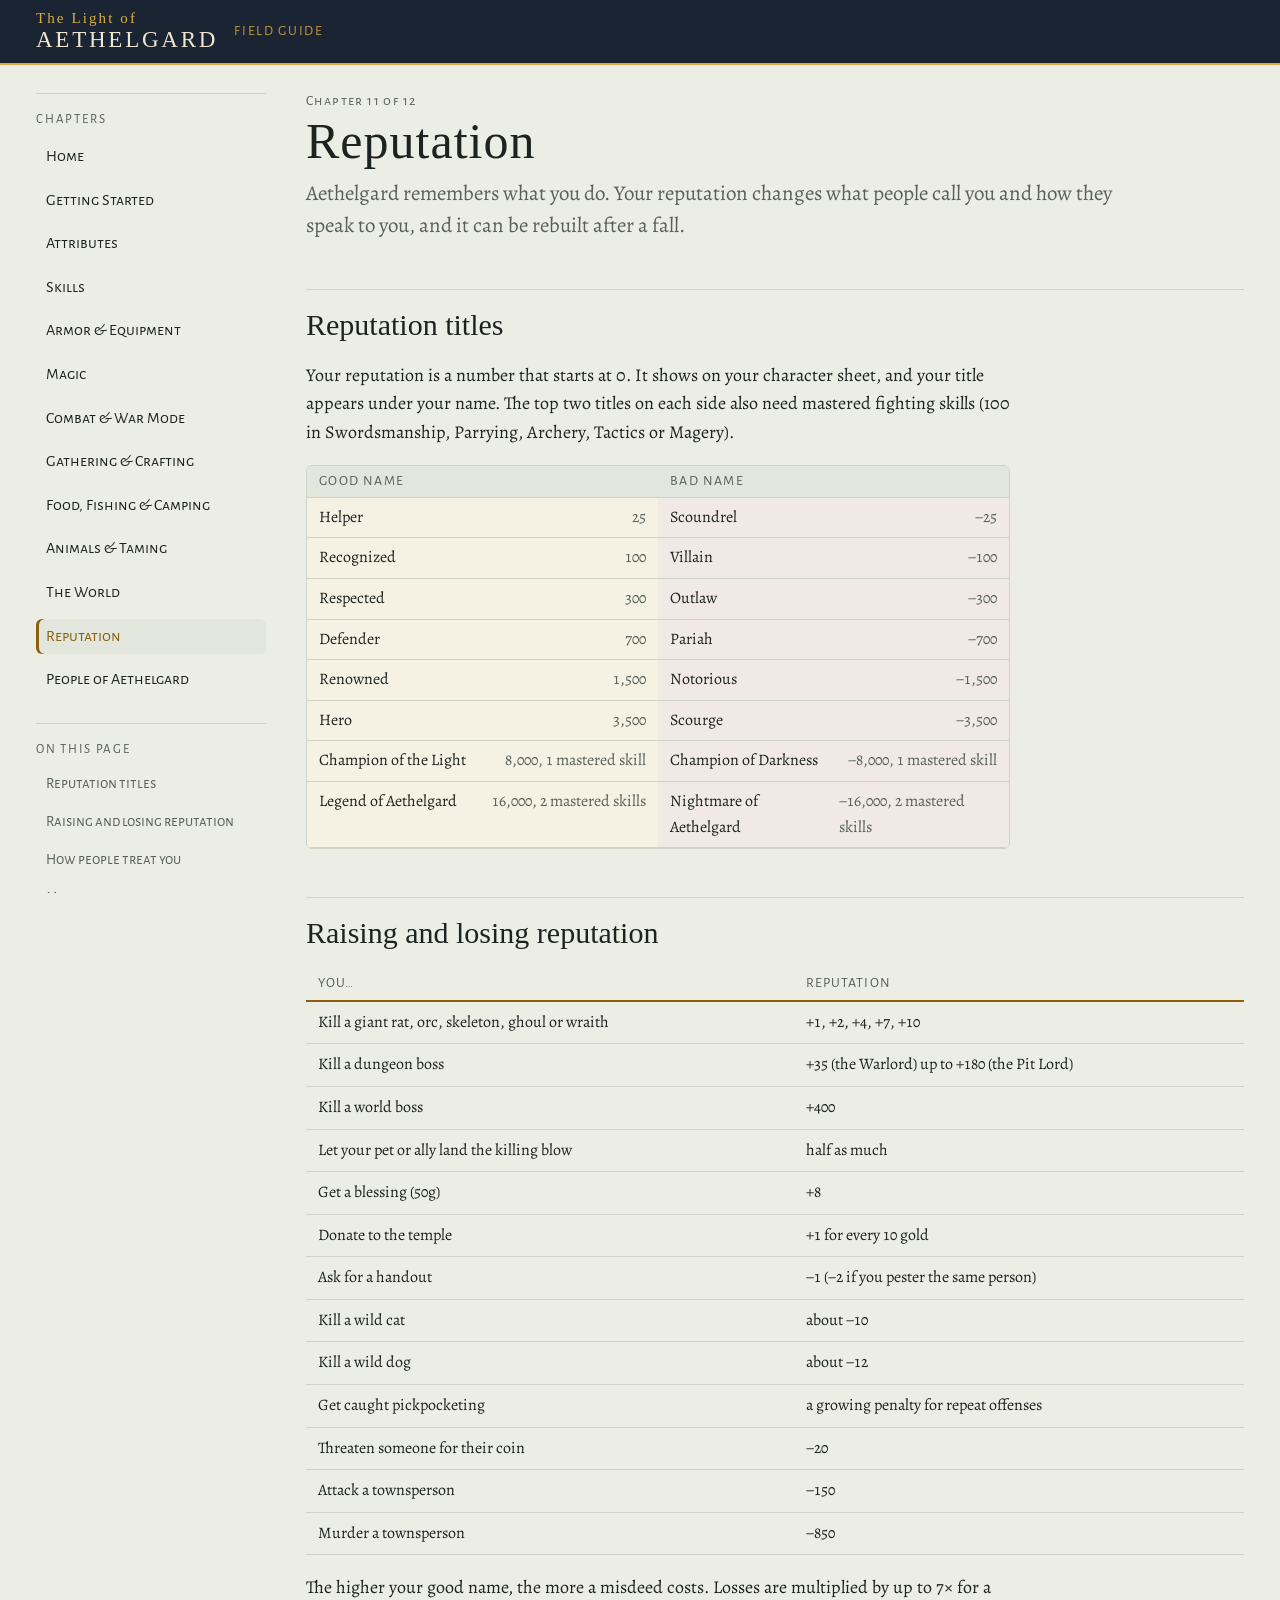
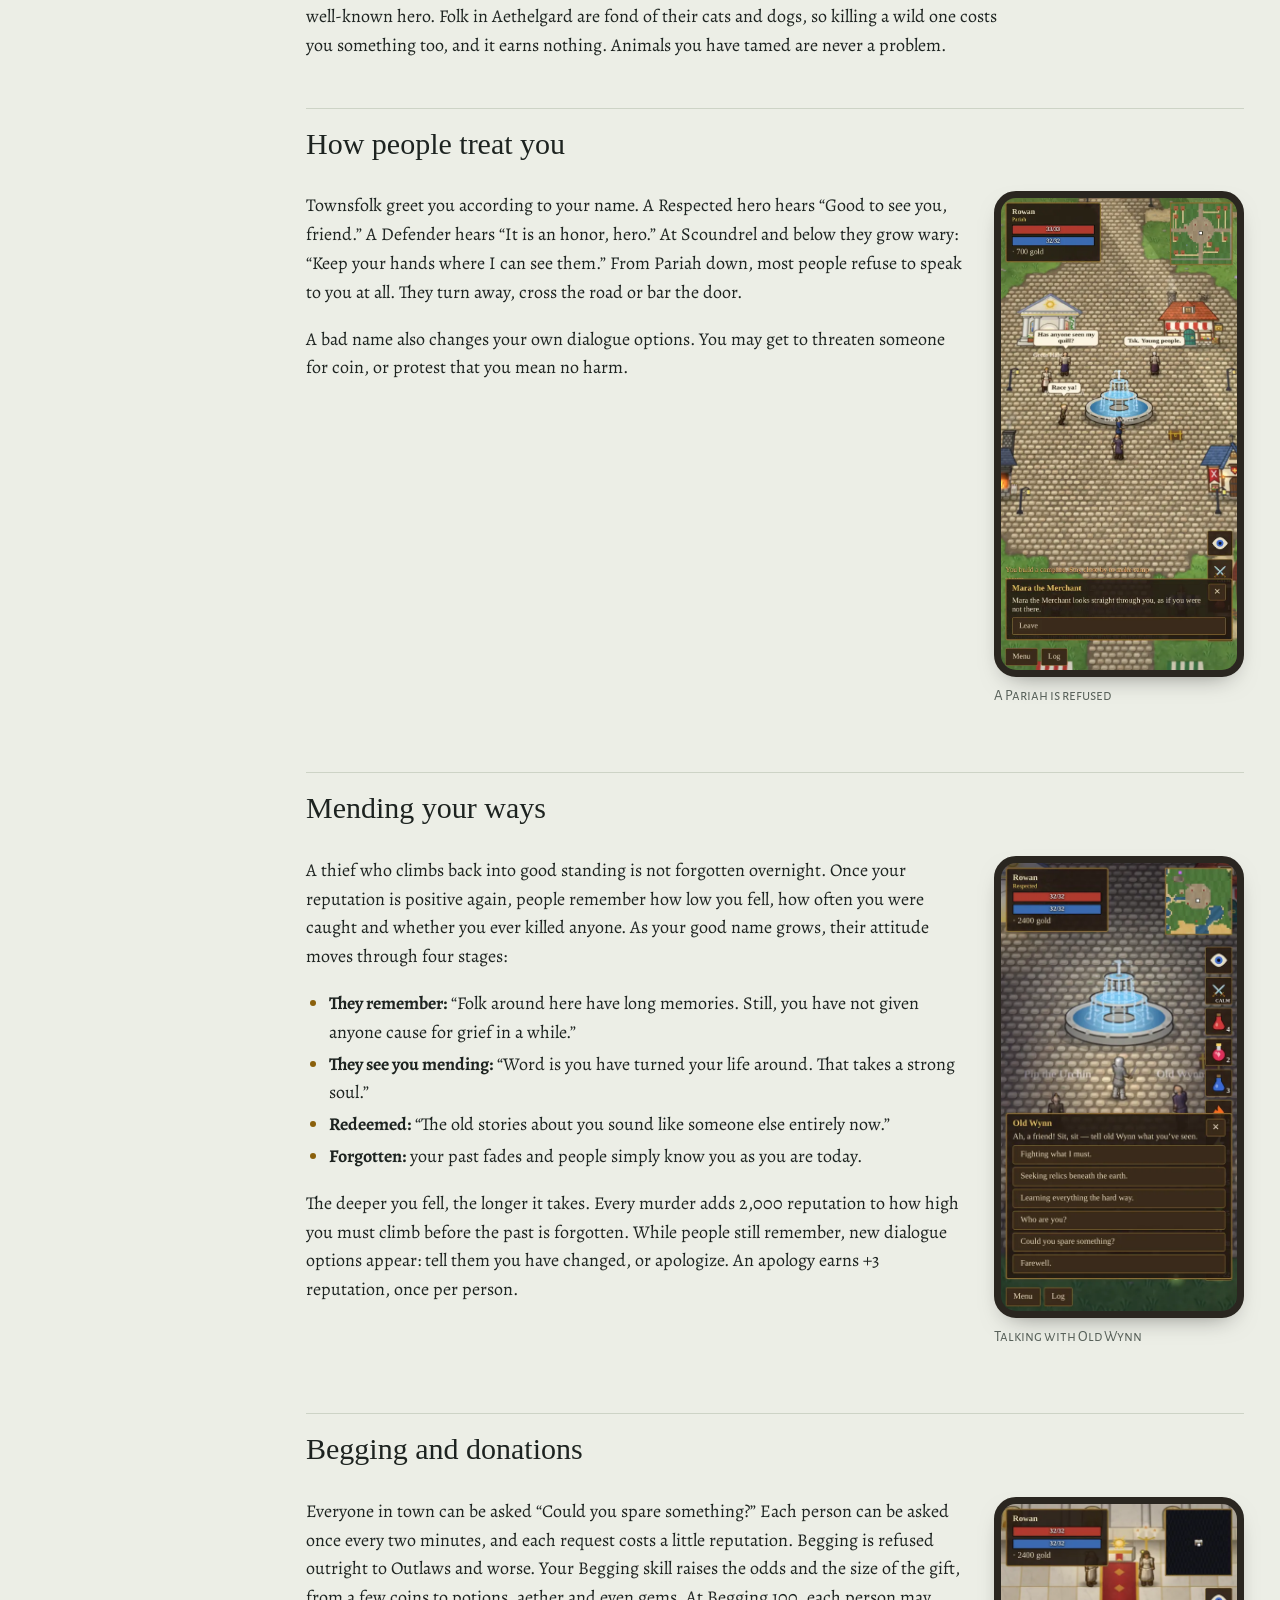
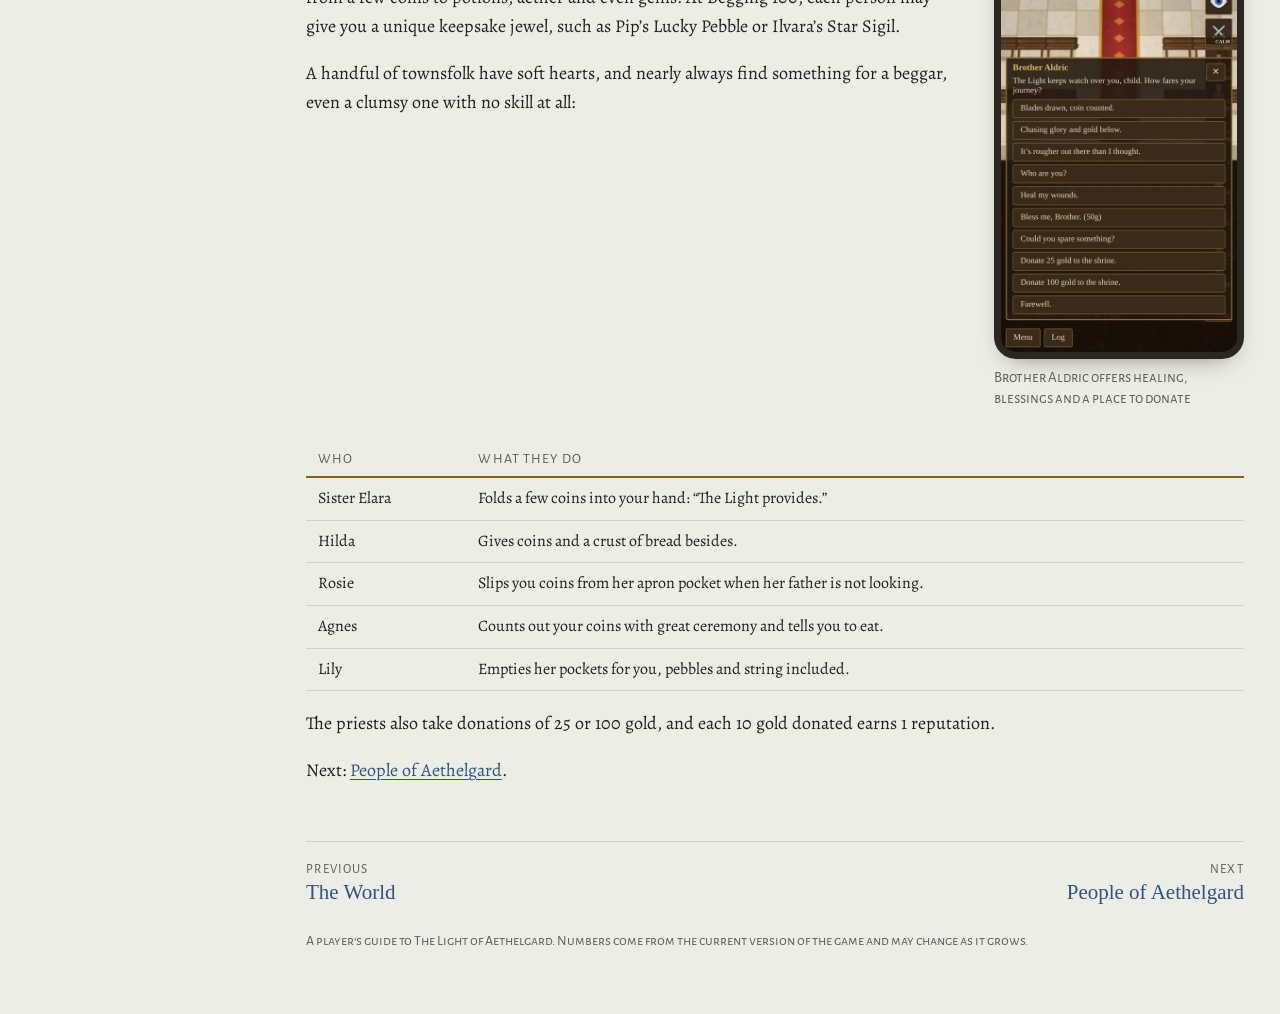
<file: reputation.html>
<!doctype html>
<html lang="en">
<head>
<meta charset="utf-8">
<meta name="viewport" content="width=device-width, initial-scale=1, viewport-fit=cover">
<title>Reputation · Aethelgard Field Guide</title>
<meta name="description" content="Aethelgard remembers what you do. Your reputation changes what people call you and how they speak to you, and it can be rebuilt after a fall.">
<link rel="preconnect" href="https://fonts.googleapis.com"><link rel="preconnect" href="https://fonts.gstatic.com" crossorigin><link rel="stylesheet" href="https://fonts.googleapis.com/css2?family=Alegreya:ital,wght@0,400;0,600;0,700;1,400&family=Alegreya+Sans+SC:wght@400;600&family=IM+Fell+English+SC&display=swap">
<link rel="stylesheet" href="style.css">
</head>
<body>
<header class="top"><div class="top-in">
<a class="mark" href="index.html"><small>The Light of</small><b>AETHELGARD</b></a>
<span class="tag">Field Guide</span><span class="sp"></span>
<label class="picker"><select aria-label="Go to page" onchange="location.href=this.value"><option value="index.html">Home</option><option value="getting-started.html">Getting Started</option><option value="attributes.html">Attributes</option><option value="skills.html">Skills</option><option value="equipment.html">Armor &amp; Equipment</option><option value="magic.html">Magic</option><option value="combat.html">Combat &amp; War Mode</option><option value="crafting.html">Gathering &amp; Crafting</option><option value="survival.html">Food, Fishing &amp; Camping</option><option value="animals.html">Animals &amp; Taming</option><option value="world.html">The World</option><option value="reputation.html" selected>Reputation</option><option value="people.html">People of Aethelgard</option></select></label>
</div></header>
<div class="wrap">
<aside class="rail"><h2>Chapters</h2><ol><li><a href="index.html">Home</a></li><li><a href="getting-started.html">Getting Started</a></li><li><a href="attributes.html">Attributes</a></li><li><a href="skills.html">Skills</a></li><li><a href="equipment.html">Armor &amp; Equipment</a></li><li><a href="magic.html">Magic</a></li><li><a href="combat.html">Combat &amp; War Mode</a></li><li><a href="crafting.html">Gathering &amp; Crafting</a></li><li><a href="survival.html">Food, Fishing &amp; Camping</a></li><li><a href="animals.html">Animals &amp; Taming</a></li><li><a href="world.html">The World</a></li><li><a href="reputation.html" aria-current="page">Reputation</a></li><li><a href="people.html">People of Aethelgard</a></li></ol><h2>On this page</h2><ol class="toc"><li><a href="#reputation-titles">Reputation titles</a></li><li><a href="#raising-and-losing-reputation">Raising and losing reputation</a></li><li><a href="#how-people-treat-you">How people treat you</a></li><li><a href="#mending-your-ways">Mending your ways</a></li><li><a href="#begging-and-donations">Begging and donations</a></li></ol></aside>
<main>
<p class="crumb">Chapter 11 of 12</p>
<h1>Reputation</h1>
<p class="lede">Aethelgard remembers what you do. Your reputation changes what people call you and how they speak to you, and it can be rebuilt after a fall.</p>
<h2 id="reputation-titles">Reputation titles</h2>
<p>Your reputation is a number that starts at 0. It shows on your character sheet, and your title appears under your name. The top two titles on each side also need mastered fighting skills (100 in Swordsmanship, Parrying, Archery, Tactics or Magery).</p>
<div class="ladder"><div class="h">Good name</div><div class="h">Bad name</div><div class="good">Helper<i>25</i></div><div class="bad">Scoundrel<i>−25</i></div><div class="good">Recognized<i>100</i></div><div class="bad">Villain<i>−100</i></div><div class="good">Respected<i>300</i></div><div class="bad">Outlaw<i>−300</i></div><div class="good">Defender<i>700</i></div><div class="bad">Pariah<i>−700</i></div><div class="good">Renowned<i>1,500</i></div><div class="bad">Notorious<i>−1,500</i></div><div class="good">Hero<i>3,500</i></div><div class="bad">Scourge<i>−3,500</i></div><div class="good">Champion of the Light<i>8,000, 1 mastered skill</i></div><div class="bad">Champion of Darkness<i>−8,000, 1 mastered skill</i></div><div class="good">Legend of Aethelgard<i>16,000, 2 mastered skills</i></div><div class="bad">Nightmare of Aethelgard<i>−16,000, 2 mastered skills</i></div></div>
<h2 id="raising-and-losing-reputation">Raising and losing reputation</h2>
<div class="tbl"><table><thead><tr><th>You…</th><th>Reputation</th></tr></thead><tbody><tr><td>Kill a giant rat, orc, skeleton, ghoul or wraith</td><td>+1, +2, +4, +7, +10</td></tr><tr><td>Kill a dungeon boss</td><td>+35 (the Warlord) up to +180 (the Pit Lord)</td></tr><tr><td>Kill a world boss</td><td>+400</td></tr><tr><td>Let your pet or ally land the killing blow</td><td>half as much</td></tr><tr><td>Get a blessing (50g)</td><td>+8</td></tr><tr><td>Donate to the temple</td><td>+1 for every 10 gold</td></tr><tr><td>Ask for a handout</td><td>−1 (−2 if you pester the same person)</td></tr><tr><td>Kill a wild cat</td><td>about −10</td></tr><tr><td>Kill a wild dog</td><td>about −12</td></tr><tr><td>Get caught pickpocketing</td><td>a growing penalty for repeat offenses</td></tr><tr><td>Threaten someone for their coin</td><td>−20</td></tr><tr><td>Attack a townsperson</td><td>−150</td></tr><tr><td>Murder a townsperson</td><td>−850</td></tr></tbody></table></div>
<p>The higher your good name, the more a misdeed costs. Losses are multiplied by up to 7× for a well-known hero. Folk in Aethelgard are fond of their cats and dogs, so killing a wild one costs you something too, and it earns nothing. Animals you have tamed are never a problem.</p>
<h2 id="how-people-treat-you">How people treat you</h2>
<div class="split"><div><p>Townsfolk greet you according to your name. A Respected hero hears “Good to see you, friend.” A Defender hears “It is an honor, hero.” At Scoundrel and below they grow wary: “Keep your hands where I can see them.” From Pariah down, most people refuse to speak to you at all. They turn away, cross the road or bar the door.</p><p>A bad name also changes your own dialogue options. You may get to threaten someone for coin, or protest that you mean no harm.</p></div><figure class="phone"><div class="scr"><img src="dlg_refuse.webp" alt="A Pariah is refused" loading="lazy"></div><figcaption>A Pariah is refused</figcaption></figure></div>
<h2 id="mending-your-ways">Mending your ways</h2>
<div class="split"><div><p>A thief who climbs back into good standing is not forgotten overnight. Once your reputation is positive again, people remember how low you fell, how often you were caught and whether you ever killed anyone. As your good name grows, their attitude moves through four stages:</p><ul><li><b>They remember:</b> “Folk around here have long memories. Still, you have not given anyone cause for grief in a while.”</li><li><b>They see you mending:</b> “Word is you have turned your life around. That takes a strong soul.”</li><li><b>Redeemed:</b> “The old stories about you sound like someone else entirely now.”</li><li><b>Forgotten:</b> your past fades and people simply know you as you are today.</li></ul><p>The deeper you fell, the longer it takes. Every murder adds 2,000 reputation to how high you must climb before the past is forgotten. While people still remember, new dialogue options appear: tell them you have changed, or apologize. An apology earns +3 reputation, once per person.</p></div><figure class="phone"><div class="scr"><img src="dlg_wynn.webp" alt="Talking with Old Wynn" loading="lazy"></div><figcaption>Talking with Old Wynn</figcaption></figure></div>
<h2 id="begging-and-donations">Begging and donations</h2>
<div class="split"><div><p>Everyone in town can be asked “Could you spare something?” Each person can be asked once every two minutes, and each request costs a little reputation. Begging is refused outright to Outlaws and worse. Your Begging skill raises the odds and the size of the gift, from a few coins to potions, aether and even gems. At Begging 100, each person may give you a unique keepsake jewel, such as Pip’s Lucky Pebble or Ilvara’s Star Sigil.</p><p>A handful of townsfolk have soft hearts, and nearly always find something for a beggar, even a clumsy one with no skill at all:</p></div><figure class="phone"><div class="scr"><img src="dlg_aldric.webp" alt="Brother Aldric offers healing, blessings and a place to donate" loading="lazy"></div><figcaption>Brother Aldric offers healing, blessings and a place to donate</figcaption></figure></div>
<div class="tbl"><table><thead><tr><th>Who</th><th>What they do</th></tr></thead><tbody><tr><td>Sister Elara</td><td>Folds a few coins into your hand: “The Light provides.”</td></tr><tr><td>Hilda</td><td>Gives coins and a crust of bread besides.</td></tr><tr><td>Rosie</td><td>Slips you coins from her apron pocket when her father is not looking.</td></tr><tr><td>Agnes</td><td>Counts out your coins with great ceremony and tells you to eat.</td></tr><tr><td>Lily</td><td>Empties her pockets for you, pebbles and string included.</td></tr></tbody></table></div>
<p>The priests also take donations of 25 or 100 gold, and each 10 gold donated earns 1 reputation.</p>
<p>Next: <a href=”people.html”>People of Aethelgard</a>.</p>
<nav class="pager" aria-label="Next and previous pages"><a href="world.html"><small>Previous</small><b>The World</b></a><a class="nx" href="people.html"><small>Next</small><b>People of Aethelgard</b></a></nav>
<footer>A player’s guide to The Light of Aethelgard. Numbers come from the current version of the game and may change as it grows.</footer>
</main>
</div>
</body>
</html>
</file>
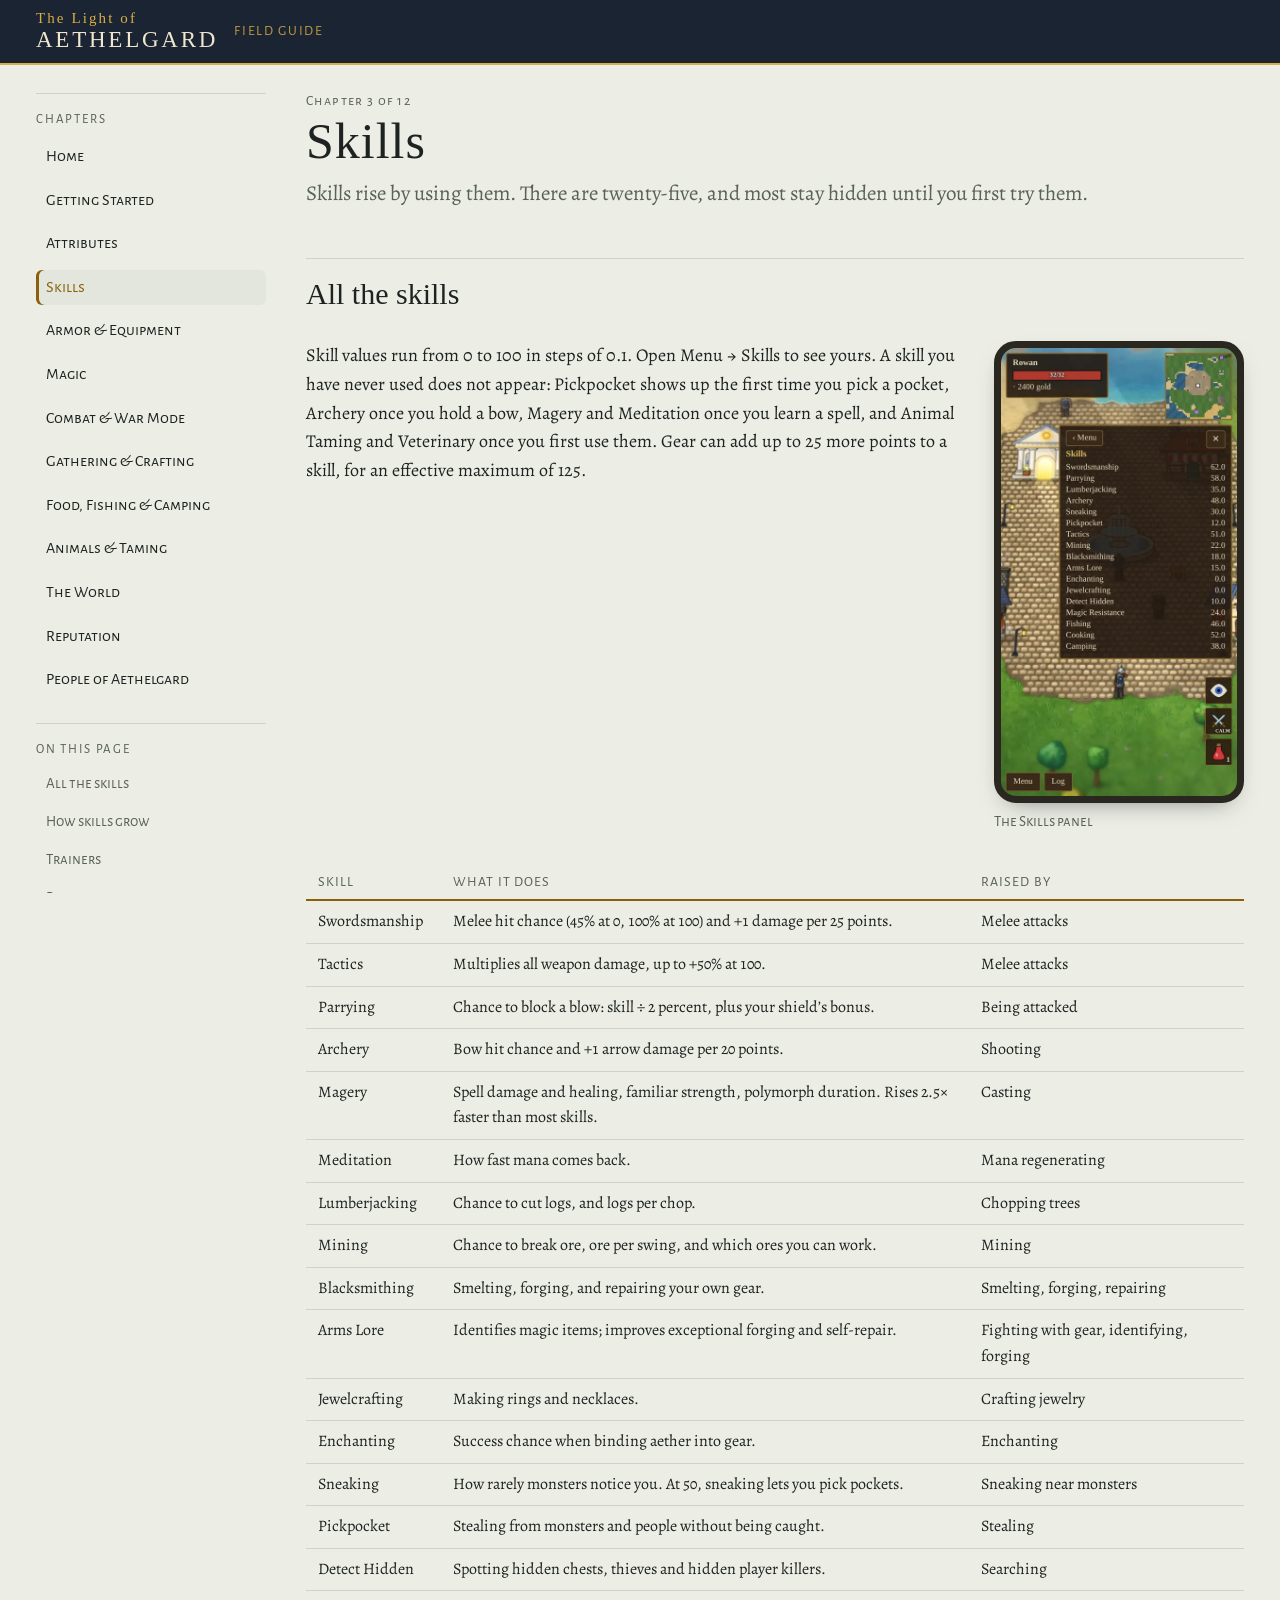
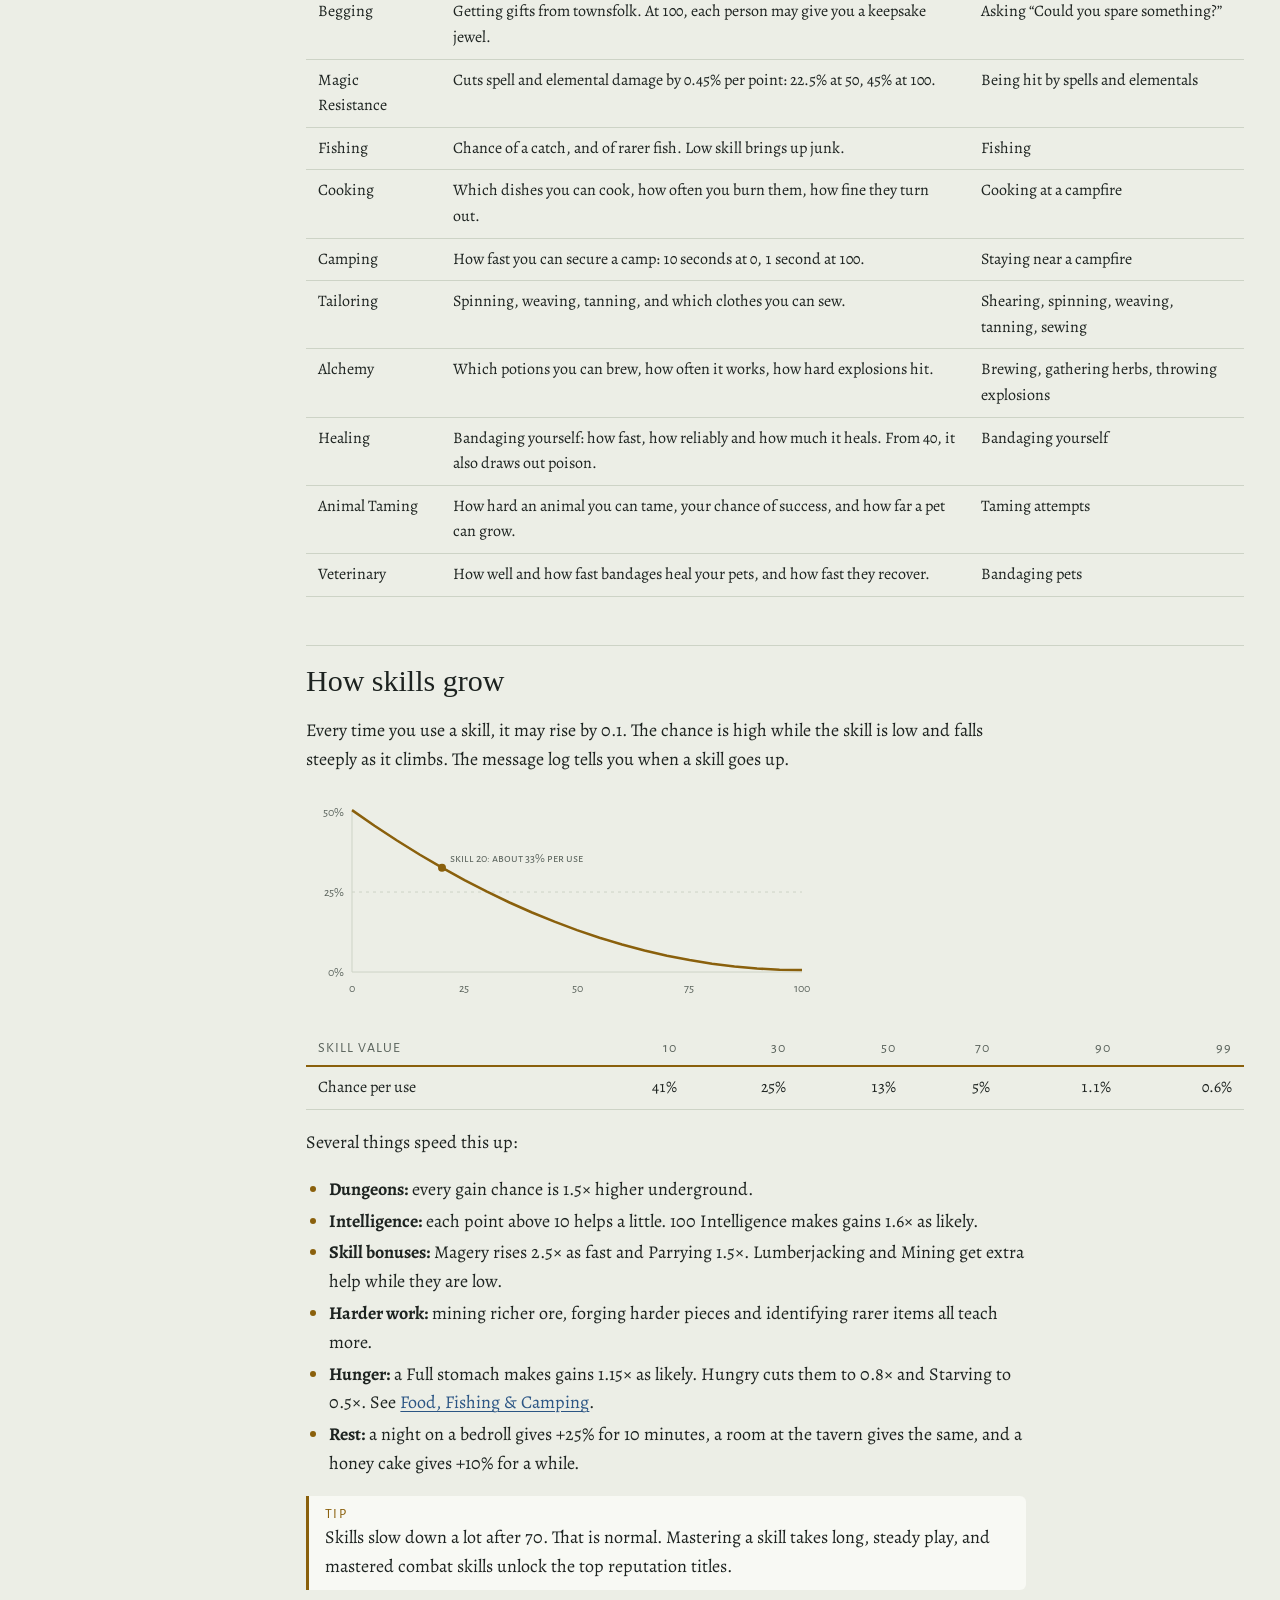
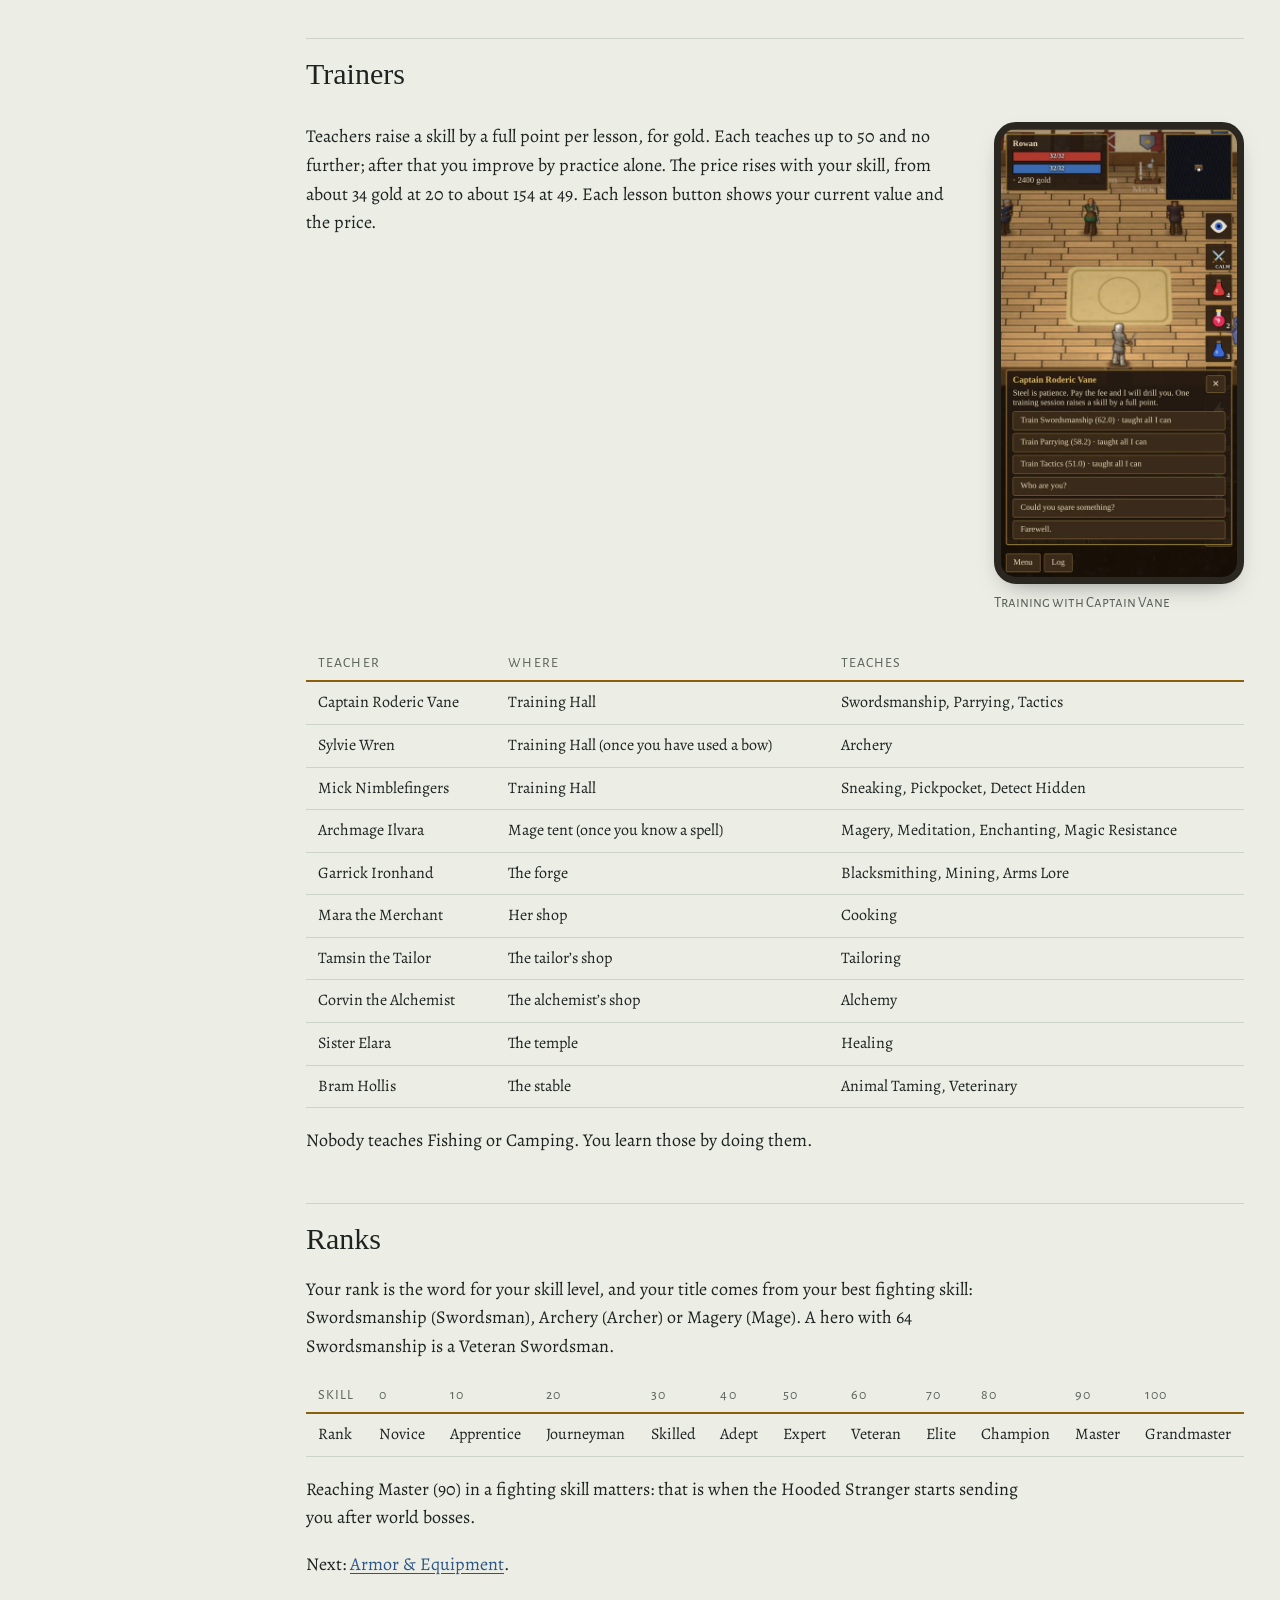
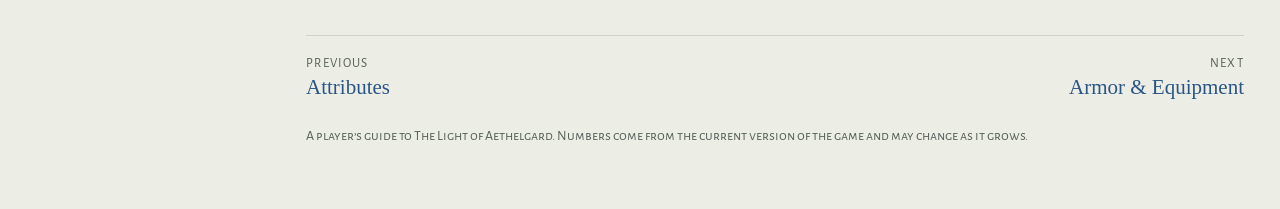
<file: skills.html>
<!doctype html>
<html lang="en">
<head>
<meta charset="utf-8">
<meta name="viewport" content="width=device-width, initial-scale=1, viewport-fit=cover">
<title>Skills · Aethelgard Field Guide</title>
<meta name="description" content="Skills rise by using them. There are twenty-five, and most stay hidden until you first try them.">
<link rel="preconnect" href="https://fonts.googleapis.com"><link rel="preconnect" href="https://fonts.gstatic.com" crossorigin><link rel="stylesheet" href="https://fonts.googleapis.com/css2?family=Alegreya:ital,wght@0,400;0,600;0,700;1,400&family=Alegreya+Sans+SC:wght@400;600&family=IM+Fell+English+SC&display=swap">
<link rel="stylesheet" href="style.css">
</head>
<body>
<header class="top"><div class="top-in">
<a class="mark" href="index.html"><small>The Light of</small><b>AETHELGARD</b></a>
<span class="tag">Field Guide</span><span class="sp"></span>
<label class="picker"><select aria-label="Go to page" onchange="location.href=this.value"><option value="index.html">Home</option><option value="getting-started.html">Getting Started</option><option value="attributes.html">Attributes</option><option value="skills.html" selected>Skills</option><option value="equipment.html">Armor &amp; Equipment</option><option value="magic.html">Magic</option><option value="combat.html">Combat &amp; War Mode</option><option value="crafting.html">Gathering &amp; Crafting</option><option value="survival.html">Food, Fishing &amp; Camping</option><option value="animals.html">Animals &amp; Taming</option><option value="world.html">The World</option><option value="reputation.html">Reputation</option><option value="people.html">People of Aethelgard</option></select></label>
</div></header>
<div class="wrap">
<aside class="rail"><h2>Chapters</h2><ol><li><a href="index.html">Home</a></li><li><a href="getting-started.html">Getting Started</a></li><li><a href="attributes.html">Attributes</a></li><li><a href="skills.html" aria-current="page">Skills</a></li><li><a href="equipment.html">Armor &amp; Equipment</a></li><li><a href="magic.html">Magic</a></li><li><a href="combat.html">Combat &amp; War Mode</a></li><li><a href="crafting.html">Gathering &amp; Crafting</a></li><li><a href="survival.html">Food, Fishing &amp; Camping</a></li><li><a href="animals.html">Animals &amp; Taming</a></li><li><a href="world.html">The World</a></li><li><a href="reputation.html">Reputation</a></li><li><a href="people.html">People of Aethelgard</a></li></ol><h2>On this page</h2><ol class="toc"><li><a href="#all-the-skills">All the skills</a></li><li><a href="#how-skills-grow">How skills grow</a></li><li><a href="#trainers">Trainers</a></li><li><a href="#ranks">Ranks</a></li></ol></aside>
<main>
<p class="crumb">Chapter 3 of 12</p>
<h1>Skills</h1>
<p class="lede">Skills rise by using them. There are twenty-five, and most stay hidden until you first try them.</p>
<h2 id="all-the-skills">All the skills</h2>
<div class="split"><div><p>Skill values run from 0 to 100 in steps of 0.1. Open Menu → Skills to see yours. A skill you have never used does not appear: Pickpocket shows up the first time you pick a pocket, Archery once you hold a bow, Magery and Meditation once you learn a spell, and Animal Taming and Veterinary once you first use them. Gear can add up to 25 more points to a skill, for an effective maximum of 125.</p></div><figure class="phone"><div class="scr"><img src="skills.webp" alt="The Skills panel" loading="lazy"></div><figcaption>The Skills panel</figcaption></figure></div>
<div class="tbl"><table><thead><tr><th>Skill</th><th>What it does</th><th>Raised by</th></tr></thead><tbody><tr><td>Swordsmanship</td><td>Melee hit chance (45% at 0, 100% at 100) and +1 damage per 25 points.</td><td>Melee attacks</td></tr><tr><td>Tactics</td><td>Multiplies all weapon damage, up to +50% at 100.</td><td>Melee attacks</td></tr><tr><td>Parrying</td><td>Chance to block a blow: skill ÷ 2 percent, plus your shield’s bonus.</td><td>Being attacked</td></tr><tr><td>Archery</td><td>Bow hit chance and +1 arrow damage per 20 points.</td><td>Shooting</td></tr><tr><td>Magery</td><td>Spell damage and healing, familiar strength, polymorph duration. Rises 2.5× faster than most skills.</td><td>Casting</td></tr><tr><td>Meditation</td><td>How fast mana comes back.</td><td>Mana regenerating</td></tr><tr><td>Lumberjacking</td><td>Chance to cut logs, and logs per chop.</td><td>Chopping trees</td></tr><tr><td>Mining</td><td>Chance to break ore, ore per swing, and which ores you can work.</td><td>Mining</td></tr><tr><td>Blacksmithing</td><td>Smelting, forging, and repairing your own gear.</td><td>Smelting, forging, repairing</td></tr><tr><td>Arms Lore</td><td>Identifies magic items; improves exceptional forging and self-repair.</td><td>Fighting with gear, identifying, forging</td></tr><tr><td>Jewelcrafting</td><td>Making rings and necklaces.</td><td>Crafting jewelry</td></tr><tr><td>Enchanting</td><td>Success chance when binding aether into gear.</td><td>Enchanting</td></tr><tr><td>Sneaking</td><td>How rarely monsters notice you. At 50, sneaking lets you pick pockets.</td><td>Sneaking near monsters</td></tr><tr><td>Pickpocket</td><td>Stealing from monsters and people without being caught.</td><td>Stealing</td></tr><tr><td>Detect Hidden</td><td>Spotting hidden chests, thieves and hidden player killers.</td><td>Searching</td></tr><tr><td>Begging</td><td>Getting gifts from townsfolk. At 100, each person may give you a keepsake jewel.</td><td>Asking “Could you spare something?”</td></tr><tr><td>Magic Resistance</td><td>Cuts spell and elemental damage by 0.45% per point: 22.5% at 50, 45% at 100.</td><td>Being hit by spells and elementals</td></tr><tr><td>Fishing</td><td>Chance of a catch, and of rarer fish. Low skill brings up junk.</td><td>Fishing</td></tr><tr><td>Cooking</td><td>Which dishes you can cook, how often you burn them, how fine they turn out.</td><td>Cooking at a campfire</td></tr><tr><td>Camping</td><td>How fast you can secure a camp: 10 seconds at 0, 1 second at 100.</td><td>Staying near a campfire</td></tr><tr><td>Tailoring</td><td>Spinning, weaving, tanning, and which clothes you can sew.</td><td>Shearing, spinning, weaving, tanning, sewing</td></tr><tr><td>Alchemy</td><td>Which potions you can brew, how often it works, how hard explosions hit.</td><td>Brewing, gathering herbs, throwing explosions</td></tr><tr><td>Healing</td><td>Bandaging yourself: how fast, how reliably and how much it heals. From 40, it also draws out poison.</td><td>Bandaging yourself</td></tr><tr><td>Animal Taming</td><td>How hard an animal you can tame, your chance of success, and how far a pet can grow.</td><td>Taming attempts</td></tr><tr><td>Veterinary</td><td>How well and how fast bandages heal your pets, and how fast they recover.</td><td>Bandaging pets</td></tr></tbody></table></div>
<h2 id="how-skills-grow">How skills grow</h2>
<p>Every time you use a skill, it may rise by 0.1. The chance is high while the skill is low and falls steeply as it climbs. The message log tells you when a skill goes up.</p>
<svg viewBox="0 0 520 200" role="img" aria-label="Chance of a skill gain per use, falling from about 50 percent at skill 0 to under 1 percent at skill 100" style="max-width:520px;width:100%;margin:8px 0">
<g transform="translate(46,12)">
<line x1="0" y1="160" x2="450" y2="160" stroke="var(--line)"/><line x1="0" y1="0" x2="0" y2="160" stroke="var(--line)"/>
<line x1="0" y1="80" x2="450" y2="80" stroke="var(--line)" stroke-dasharray="3 4"/>
<text x="-8" y="164" text-anchor="end">0%</text><text x="-8" y="84" text-anchor="end">25%</text><text x="-8" y="4" text-anchor="end">50%</text>
<text x="0" y="180" text-anchor="middle">0</text><text x="112" y="180" text-anchor="middle">25</text><text x="225" y="180" text-anchor="middle">50</text><text x="337" y="180" text-anchor="middle">75</text><text x="450" y="180" text-anchor="middle">100</text>
<polyline fill="none" stroke="var(--gold)" stroke-width="2.5" points="0.0,-1.9 22.5,13.7 45.0,28.5 67.5,42.5 90.0,55.7 112.5,68.1 135.0,79.7 157.5,90.5 180.0,100.5 202.5,109.7 225.0,118.1 247.5,125.7 270.0,132.5 292.5,138.5 315.0,143.7 337.5,148.1 360.0,151.7 382.5,154.5 405.0,156.5 427.5,157.7 450.0,158.1"/>
<circle cx="90" cy="55.7" r="4" fill="var(--gold)"/>
<text x="98" y="49.7">skill 20: about 33% per use</text>
</g></svg>
<div class="tbl"><table><thead><tr><th>Skill value</th><th class="r">10</th><th class="r">30</th><th class="r">50</th><th class="r">70</th><th class="r">90</th><th class="r">99</th></tr></thead><tbody><tr><td>Chance per use</td><td class="r">41%</td><td class="r">25%</td><td class="r">13%</td><td class="r">5%</td><td class="r">1.1%</td><td class="r">0.6%</td></tr></tbody></table></div>
<p>Several things speed this up:</p>
<ul><li><b>Dungeons:</b> every gain chance is 1.5× higher underground.</li><li><b>Intelligence:</b> each point above 10 helps a little. 100 Intelligence makes gains 1.6× as likely.</li><li><b>Skill bonuses:</b> Magery rises 2.5× as fast and Parrying 1.5×. Lumberjacking and Mining get extra help while they are low.</li><li><b>Harder work:</b> mining richer ore, forging harder pieces and identifying rarer items all teach more.</li><li><b>Hunger:</b> a Full stomach makes gains 1.15× as likely. Hungry cuts them to 0.8× and Starving to 0.5×. See <a href=”survival.html”>Food, Fishing & Camping</a>.</li><li><b>Rest:</b> a night on a bedroll gives +25% for 10 minutes, a room at the tavern gives the same, and a honey cake gives +10% for a while.</li></ul>
<div class="note"><b>Tip</b>Skills slow down a lot after 70. That is normal. Mastering a skill takes long, steady play, and mastered combat skills unlock the top reputation titles.</div>
<h2 id="trainers">Trainers</h2>
<div class="split"><div><p>Teachers raise a skill by a full point per lesson, for gold. Each teaches up to 50 and no further; after that you improve by practice alone. The price rises with your skill, from about 34 gold at 20 to about 154 at 49. Each lesson button shows your current value and the price.</p></div><figure class="phone"><div class="scr"><img src="dlg_vane.webp" alt="Training with Captain Vane" loading="lazy"></div><figcaption>Training with Captain Vane</figcaption></figure></div>
<div class="tbl"><table><thead><tr><th>Teacher</th><th>Where</th><th>Teaches</th></tr></thead><tbody><tr><td>Captain Roderic Vane</td><td>Training Hall</td><td>Swordsmanship, Parrying, Tactics</td></tr><tr><td>Sylvie Wren</td><td>Training Hall (once you have used a bow)</td><td>Archery</td></tr><tr><td>Mick Nimblefingers</td><td>Training Hall</td><td>Sneaking, Pickpocket, Detect Hidden</td></tr><tr><td>Archmage Ilvara</td><td>Mage tent (once you know a spell)</td><td>Magery, Meditation, Enchanting, Magic Resistance</td></tr><tr><td>Garrick Ironhand</td><td>The forge</td><td>Blacksmithing, Mining, Arms Lore</td></tr><tr><td>Mara the Merchant</td><td>Her shop</td><td>Cooking</td></tr><tr><td>Tamsin the Tailor</td><td>The tailor’s shop</td><td>Tailoring</td></tr><tr><td>Corvin the Alchemist</td><td>The alchemist’s shop</td><td>Alchemy</td></tr><tr><td>Sister Elara</td><td>The temple</td><td>Healing</td></tr><tr><td>Bram Hollis</td><td>The stable</td><td>Animal Taming, Veterinary</td></tr></tbody></table></div>
<p>Nobody teaches Fishing or Camping. You learn those by doing them.</p>
<h2 id="ranks">Ranks</h2>
<p>Your rank is the word for your skill level, and your title comes from your best fighting skill: Swordsmanship (Swordsman), Archery (Archer) or Magery (Mage). A hero with 64 Swordsmanship is a Veteran Swordsman.</p>
<div class="tbl"><table><thead><tr><th>Skill</th><th>0</th><th>10</th><th>20</th><th>30</th><th>40</th><th>50</th><th>60</th><th>70</th><th>80</th><th>90</th><th>100</th></tr></thead><tbody><tr><td>Rank</td><td>Novice</td><td>Apprentice</td><td>Journeyman</td><td>Skilled</td><td>Adept</td><td>Expert</td><td>Veteran</td><td>Elite</td><td>Champion</td><td>Master</td><td>Grandmaster</td></tr></tbody></table></div>
<p>Reaching Master (90) in a fighting skill matters: that is when the Hooded Stranger starts sending you after world bosses.</p>
<p>Next: <a href=”equipment.html”>Armor & Equipment</a>.</p>
<nav class="pager" aria-label="Next and previous pages"><a href="attributes.html"><small>Previous</small><b>Attributes</b></a><a class="nx" href="equipment.html"><small>Next</small><b>Armor &amp; Equipment</b></a></nav>
<footer>A player’s guide to The Light of Aethelgard. Numbers come from the current version of the game and may change as it grows.</footer>
</main>
</div>
</body>
</html>
</file>
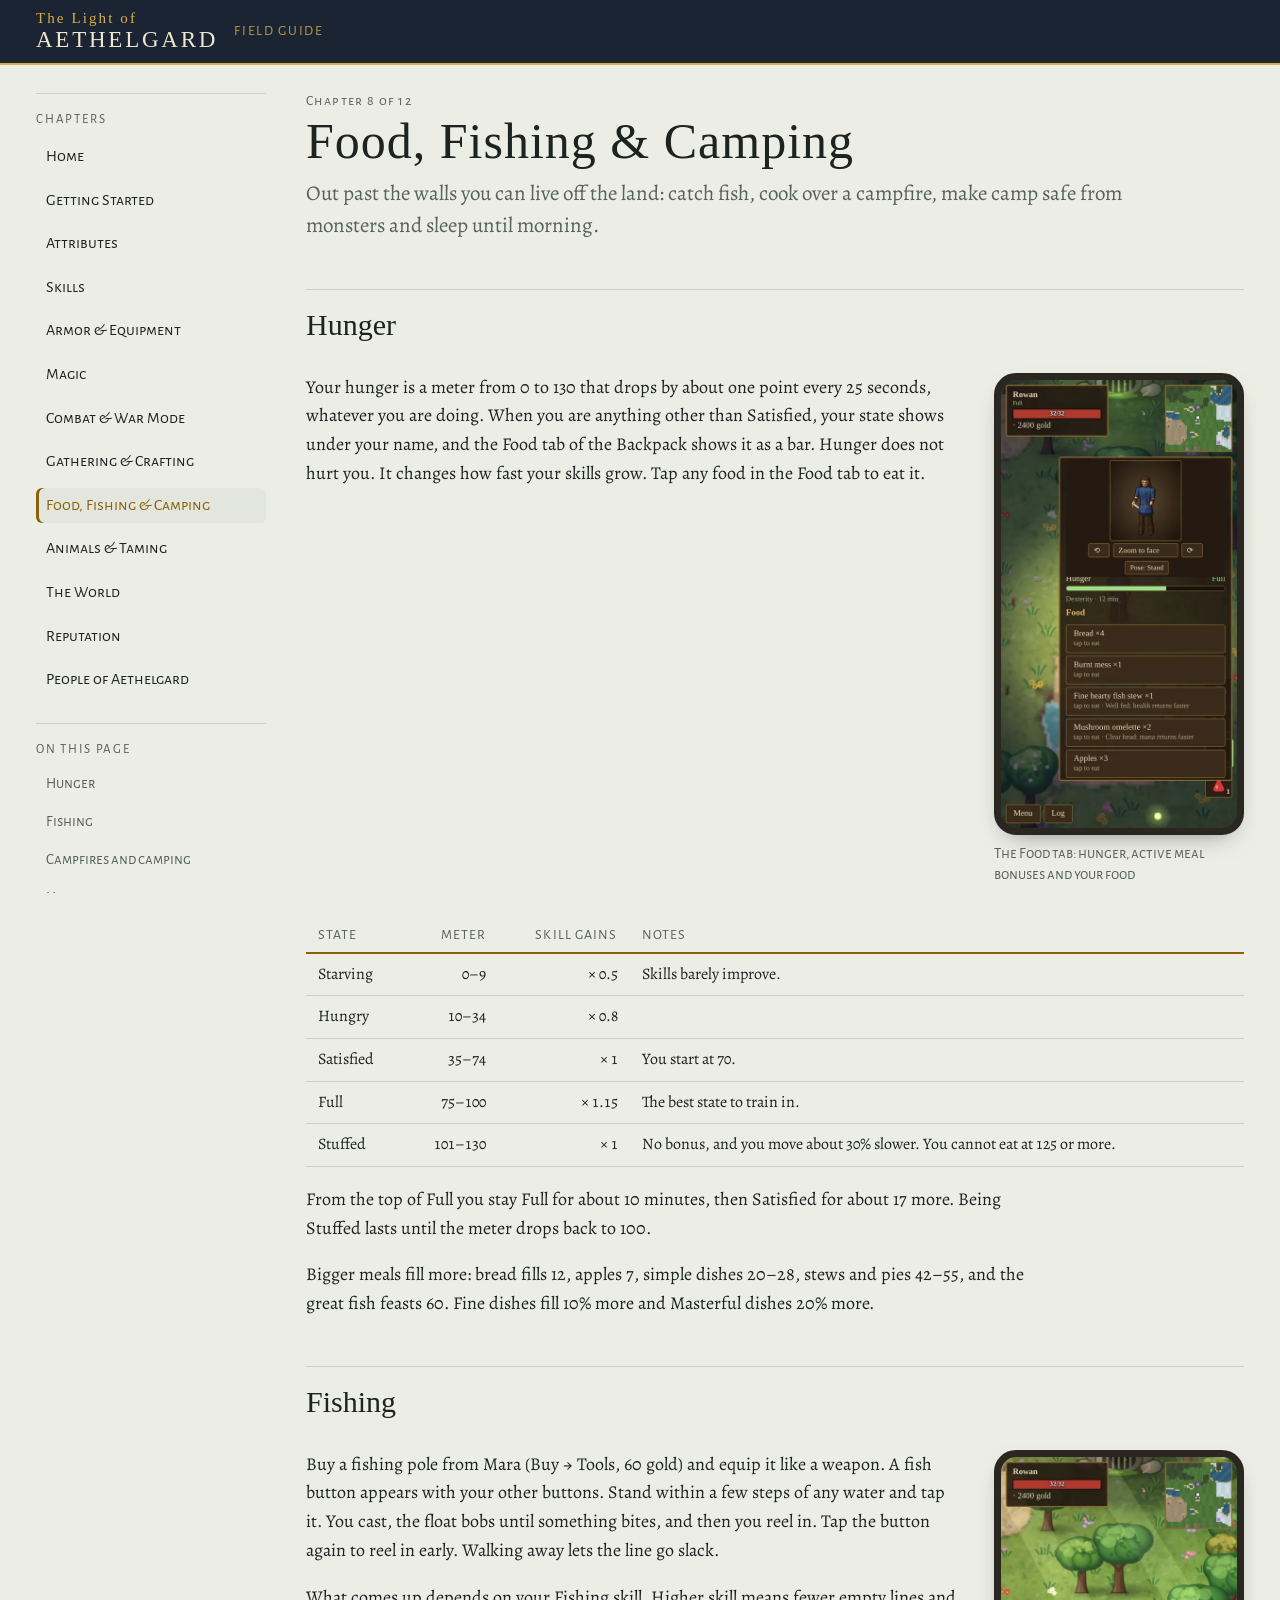
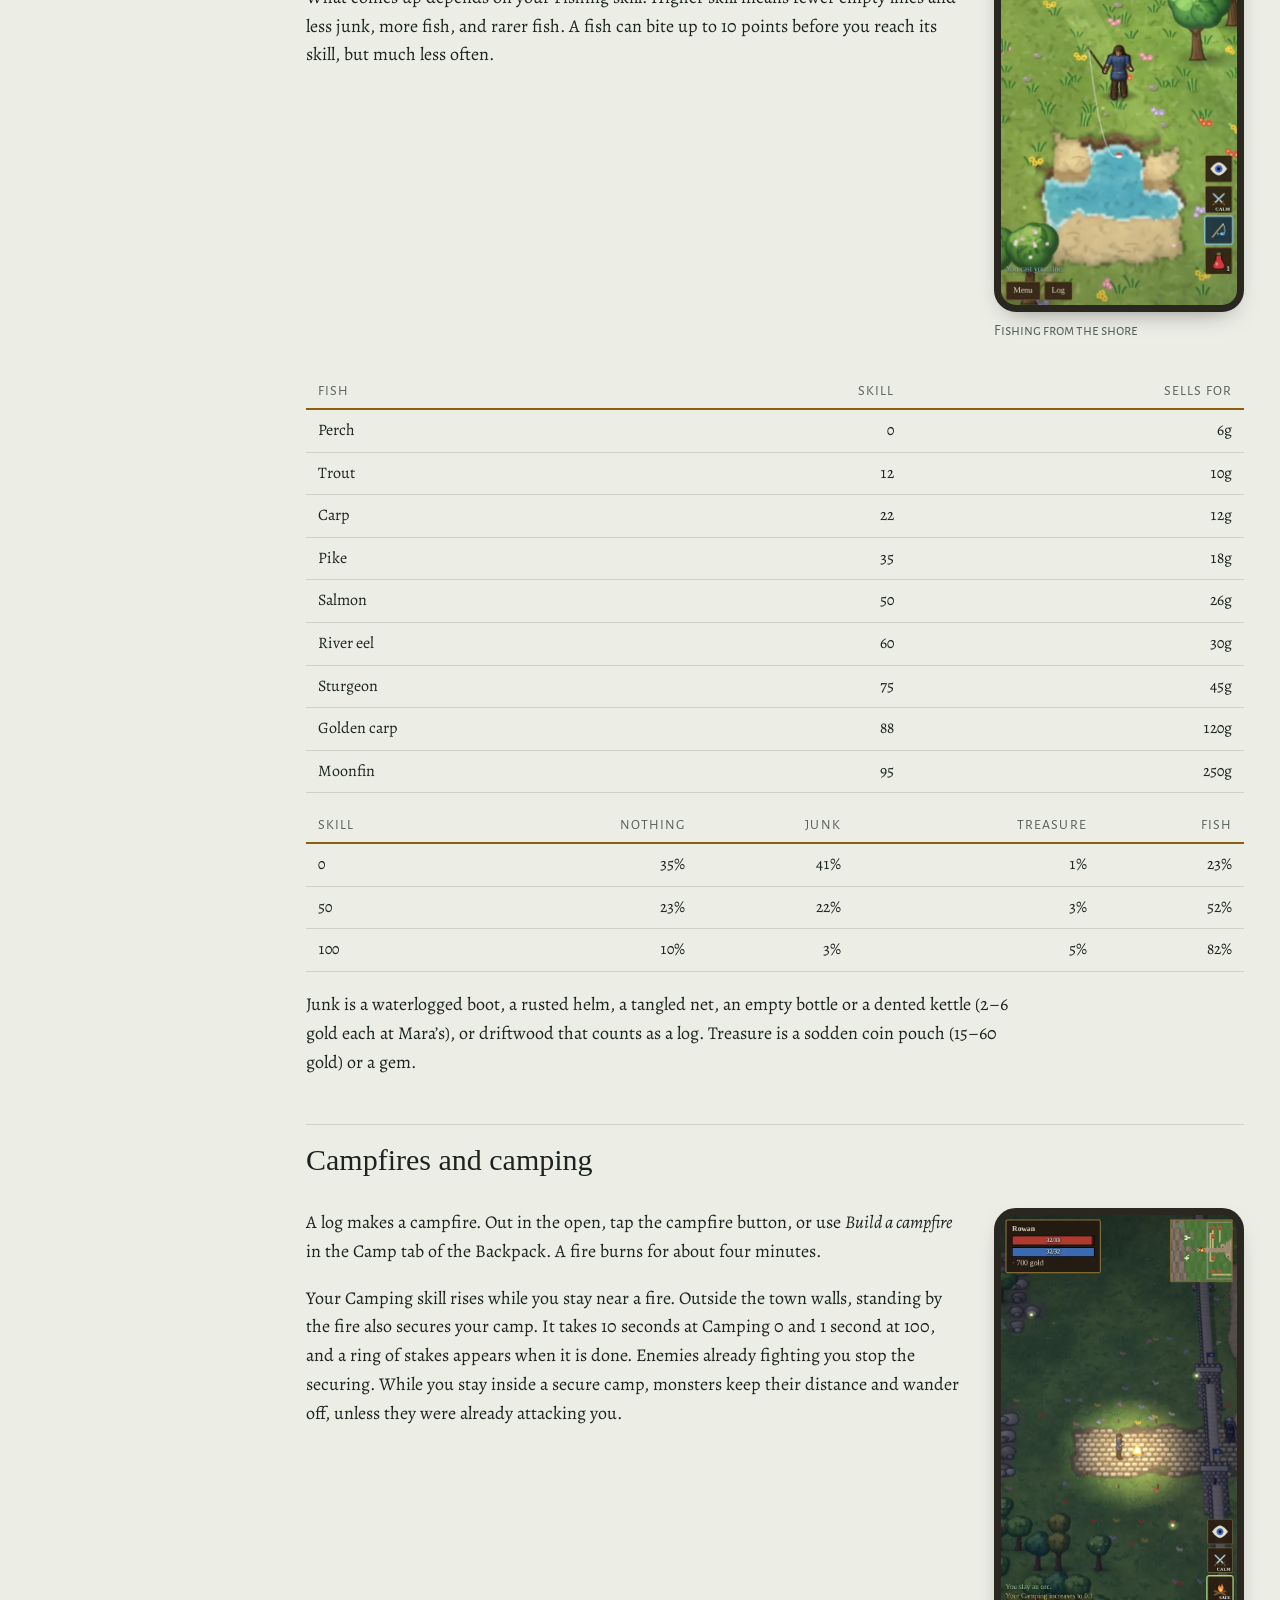
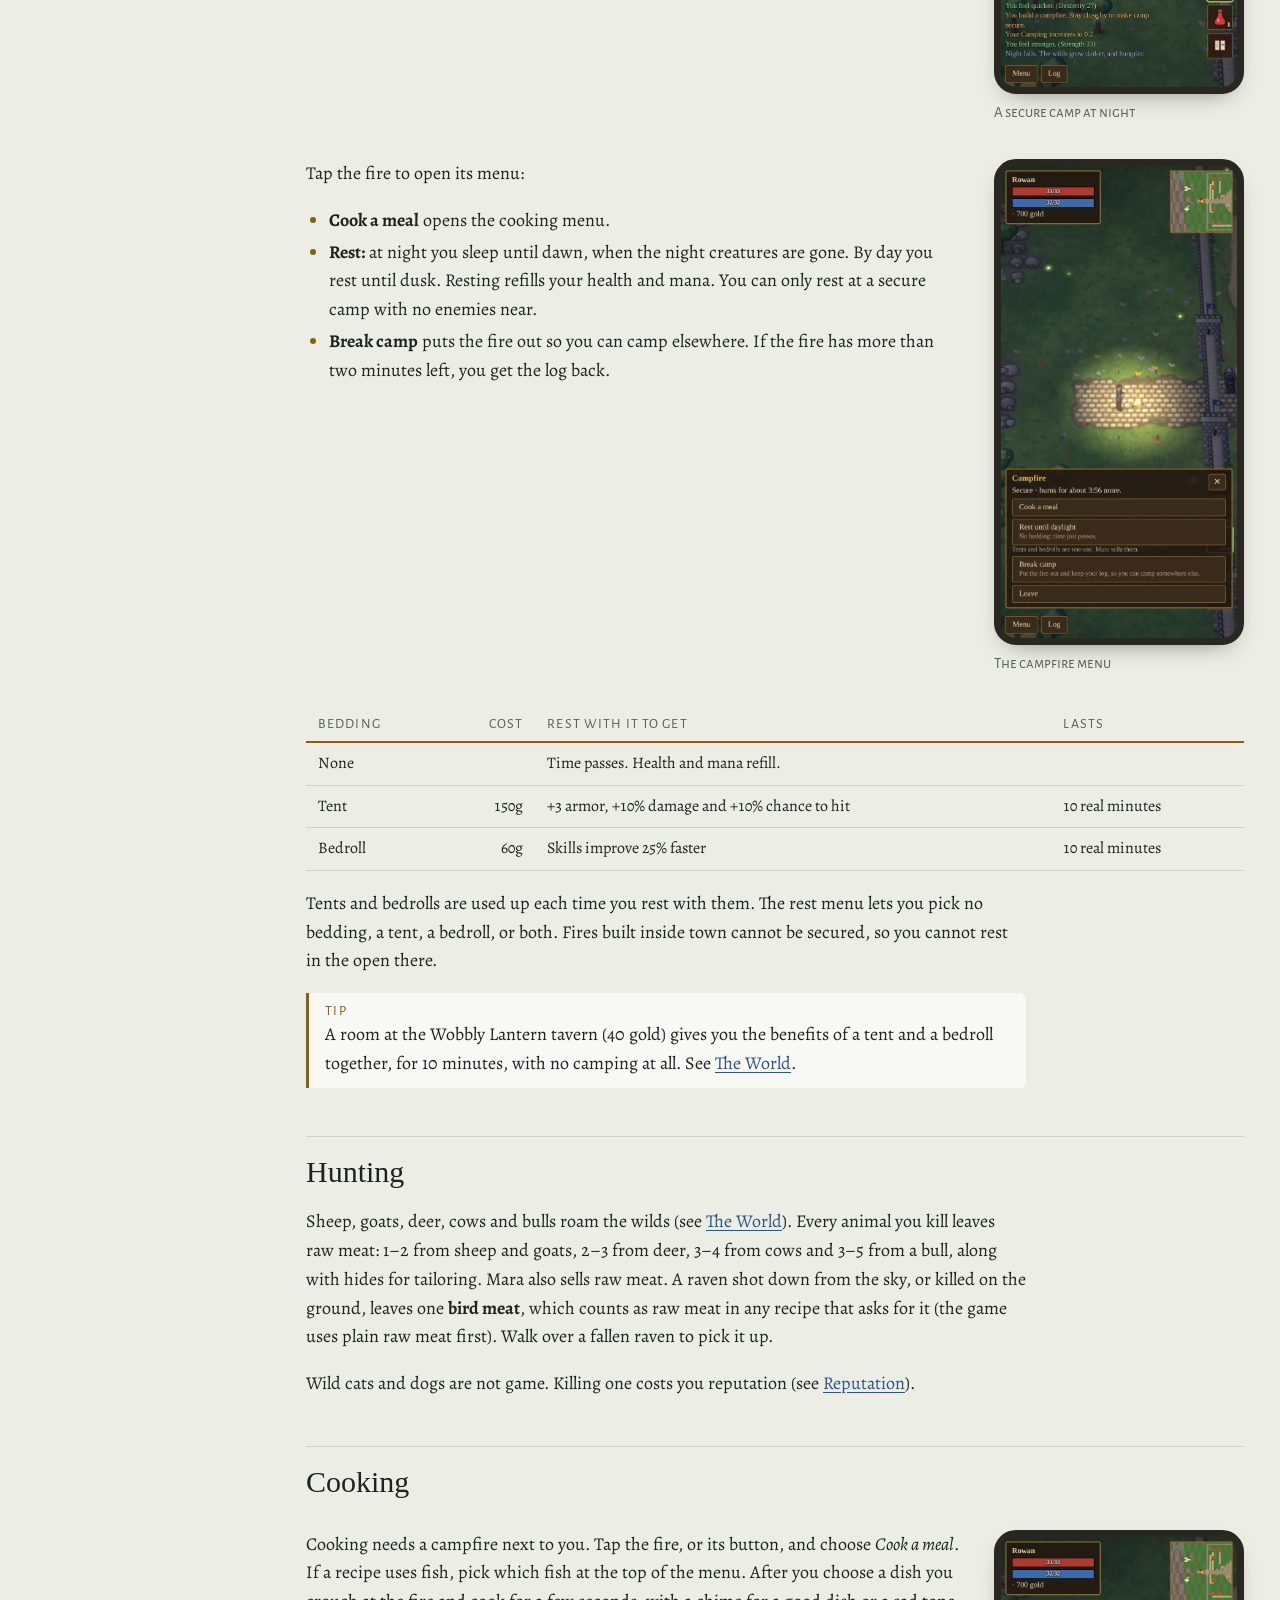
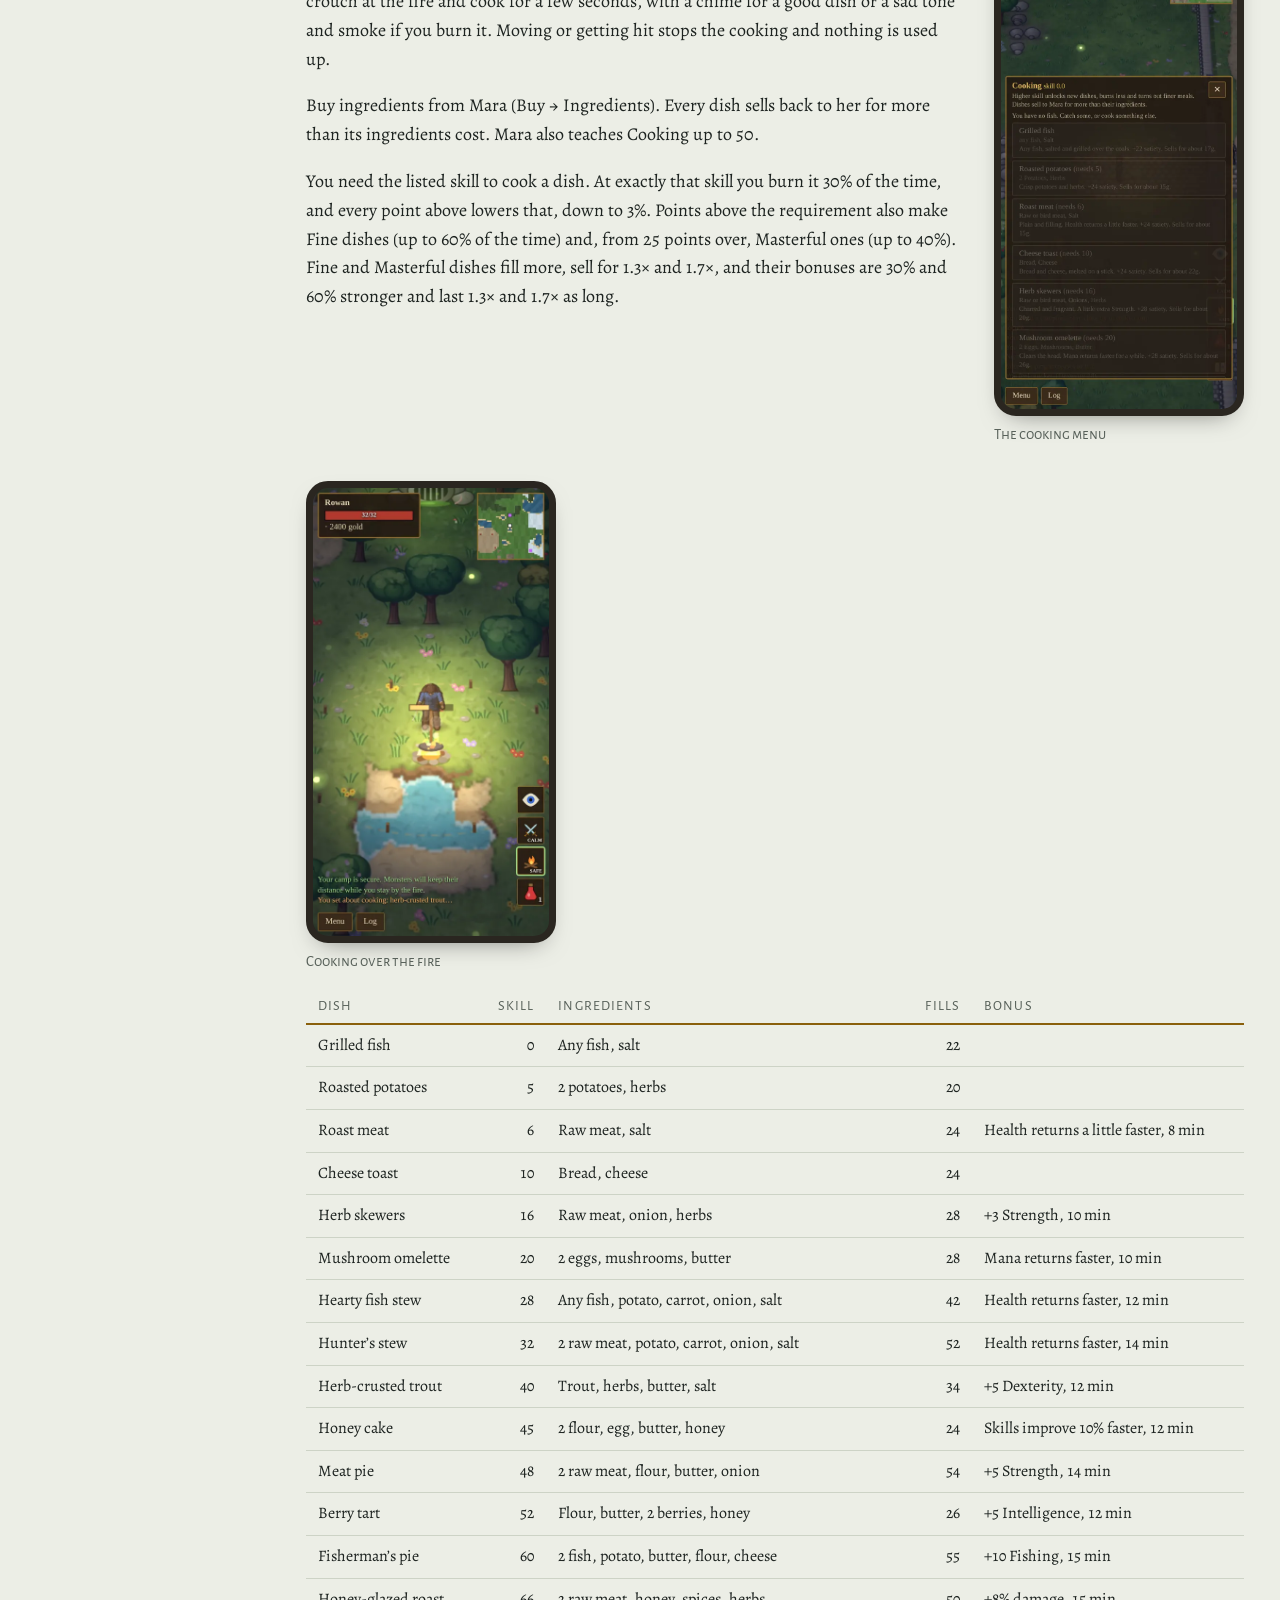
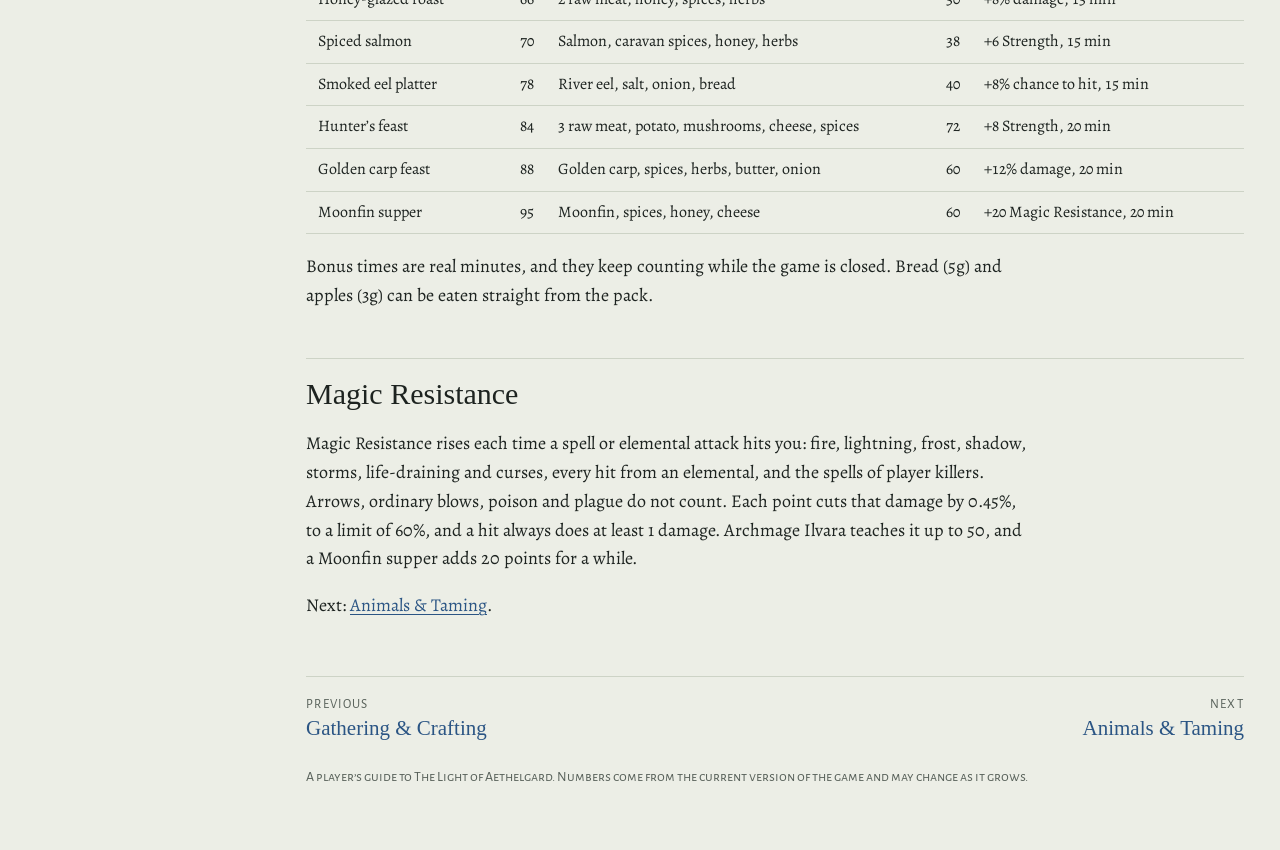
<file: survival.html>
<!doctype html>
<html lang="en">
<head>
<meta charset="utf-8">
<meta name="viewport" content="width=device-width, initial-scale=1, viewport-fit=cover">
<title>Food, Fishing &amp; Camping · Aethelgard Field Guide</title>
<meta name="description" content="Out past the walls you can live off the land: catch fish, cook over a campfire, make camp safe from monsters and sleep until morning.">
<link rel="preconnect" href="https://fonts.googleapis.com"><link rel="preconnect" href="https://fonts.gstatic.com" crossorigin><link rel="stylesheet" href="https://fonts.googleapis.com/css2?family=Alegreya:ital,wght@0,400;0,600;0,700;1,400&family=Alegreya+Sans+SC:wght@400;600&family=IM+Fell+English+SC&display=swap">
<link rel="stylesheet" href="style.css">
</head>
<body>
<header class="top"><div class="top-in">
<a class="mark" href="index.html"><small>The Light of</small><b>AETHELGARD</b></a>
<span class="tag">Field Guide</span><span class="sp"></span>
<label class="picker"><select aria-label="Go to page" onchange="location.href=this.value"><option value="index.html">Home</option><option value="getting-started.html">Getting Started</option><option value="attributes.html">Attributes</option><option value="skills.html">Skills</option><option value="equipment.html">Armor &amp; Equipment</option><option value="magic.html">Magic</option><option value="combat.html">Combat &amp; War Mode</option><option value="crafting.html">Gathering &amp; Crafting</option><option value="survival.html" selected>Food, Fishing &amp; Camping</option><option value="animals.html">Animals &amp; Taming</option><option value="world.html">The World</option><option value="reputation.html">Reputation</option><option value="people.html">People of Aethelgard</option></select></label>
</div></header>
<div class="wrap">
<aside class="rail"><h2>Chapters</h2><ol><li><a href="index.html">Home</a></li><li><a href="getting-started.html">Getting Started</a></li><li><a href="attributes.html">Attributes</a></li><li><a href="skills.html">Skills</a></li><li><a href="equipment.html">Armor &amp; Equipment</a></li><li><a href="magic.html">Magic</a></li><li><a href="combat.html">Combat &amp; War Mode</a></li><li><a href="crafting.html">Gathering &amp; Crafting</a></li><li><a href="survival.html" aria-current="page">Food, Fishing &amp; Camping</a></li><li><a href="animals.html">Animals &amp; Taming</a></li><li><a href="world.html">The World</a></li><li><a href="reputation.html">Reputation</a></li><li><a href="people.html">People of Aethelgard</a></li></ol><h2>On this page</h2><ol class="toc"><li><a href="#hunger">Hunger</a></li><li><a href="#fishing">Fishing</a></li><li><a href="#campfires-and-camping">Campfires and camping</a></li><li><a href="#hunting">Hunting</a></li><li><a href="#cooking">Cooking</a></li><li><a href="#magic-resistance">Magic Resistance</a></li></ol></aside>
<main>
<p class="crumb">Chapter 8 of 12</p>
<h1>Food, Fishing &amp; Camping</h1>
<p class="lede">Out past the walls you can live off the land: catch fish, cook over a campfire, make camp safe from monsters and sleep until morning.</p>
<h2 id="hunger">Hunger</h2>
<div class="split"><div><p>Your hunger is a meter from 0 to 130 that drops by about one point every 25 seconds, whatever you are doing. When you are anything other than Satisfied, your state shows under your name, and the Food tab of the Backpack shows it as a bar. Hunger does not hurt you. It changes how fast your skills grow. Tap any food in the Food tab to eat it.</p></div><figure class="phone"><div class="scr"><img src="pack_food.webp" alt="The Food tab: hunger, active meal bonuses and your food" loading="lazy"></div><figcaption>The Food tab: hunger, active meal bonuses and your food</figcaption></figure></div>
<div class="tbl"><table><thead><tr><th>State</th><th class="r">Meter</th><th class="r">Skill gains</th><th>Notes</th></tr></thead><tbody><tr><td>Starving</td><td class="r">0–9</td><td class="r">× 0.5</td><td>Skills barely improve.</td></tr><tr><td>Hungry</td><td class="r">10–34</td><td class="r">× 0.8</td><td></td></tr><tr><td>Satisfied</td><td class="r">35–74</td><td class="r">× 1</td><td>You start at 70.</td></tr><tr><td>Full</td><td class="r">75–100</td><td class="r">× 1.15</td><td>The best state to train in.</td></tr><tr><td>Stuffed</td><td class="r">101–130</td><td class="r">× 1</td><td>No bonus, and you move about 30% slower. You cannot eat at 125 or more.</td></tr></tbody></table></div>
<p>From the top of Full you stay Full for about 10 minutes, then Satisfied for about 17 more. Being Stuffed lasts until the meter drops back to 100.</p>
<p>Bigger meals fill more: bread fills 12, apples 7, simple dishes 20–28, stews and pies 42–55, and the great fish feasts 60. Fine dishes fill 10% more and Masterful dishes 20% more.</p>
<h2 id="fishing">Fishing</h2>
<div class="split"><div><p>Buy a fishing pole from Mara (Buy → Tools, 60 gold) and equip it like a weapon. A fish button appears with your other buttons. Stand within a few steps of any water and tap it. You cast, the float bobs until something bites, and then you reel in. Tap the button again to reel in early. Walking away lets the line go slack.</p><p>What comes up depends on your Fishing skill. Higher skill means fewer empty lines and less junk, more fish, and rarer fish. A fish can bite up to 10 points before you reach its skill, but much less often.</p></div><figure class="phone"><div class="scr"><img src="fish.webp" alt="Fishing from the shore" loading="lazy"></div><figcaption>Fishing from the shore</figcaption></figure></div>
<div class="tbl"><table><thead><tr><th>Fish</th><th class="r">Skill</th><th class="r">Sells for</th></tr></thead><tbody><tr><td>Perch</td><td class="r">0</td><td class="r">6g</td></tr><tr><td>Trout</td><td class="r">12</td><td class="r">10g</td></tr><tr><td>Carp</td><td class="r">22</td><td class="r">12g</td></tr><tr><td>Pike</td><td class="r">35</td><td class="r">18g</td></tr><tr><td>Salmon</td><td class="r">50</td><td class="r">26g</td></tr><tr><td>River eel</td><td class="r">60</td><td class="r">30g</td></tr><tr><td>Sturgeon</td><td class="r">75</td><td class="r">45g</td></tr><tr><td>Golden carp</td><td class="r">88</td><td class="r">120g</td></tr><tr><td>Moonfin</td><td class="r">95</td><td class="r">250g</td></tr></tbody></table></div>
<div class="tbl"><table><thead><tr><th>Skill</th><th class="r">Nothing</th><th class="r">Junk</th><th class="r">Treasure</th><th class="r">Fish</th></tr></thead><tbody><tr><td>0</td><td class="r">35%</td><td class="r">41%</td><td class="r">1%</td><td class="r">23%</td></tr><tr><td>50</td><td class="r">23%</td><td class="r">22%</td><td class="r">3%</td><td class="r">52%</td></tr><tr><td>100</td><td class="r">10%</td><td class="r">3%</td><td class="r">5%</td><td class="r">82%</td></tr></tbody></table></div>
<p>Junk is a waterlogged boot, a rusted helm, a tangled net, an empty bottle or a dented kettle (2–6 gold each at Mara’s), or driftwood that counts as a log. Treasure is a sodden coin pouch (15–60 gold) or a gem.</p>
<h2 id="campfires-and-camping">Campfires and camping</h2>
<div class="split"><div><p>A log makes a campfire. Out in the open, tap the campfire button, or use <i>Build a campfire</i> in the Camp tab of the Backpack. A fire burns for about four minutes.</p><p>Your Camping skill rises while you stay near a fire. Outside the town walls, standing by the fire also secures your camp. It takes 10 seconds at Camping 0 and 1 second at 100, and a ring of stakes appears when it is done. Enemies already fighting you stop the securing. While you stay inside a secure camp, monsters keep their distance and wander off, unless they were already attacking you.</p></div><figure class="phone"><div class="scr"><img src="camp_night.webp" alt="A secure camp at night" loading="lazy"></div><figcaption>A secure camp at night</figcaption></figure></div>
<div class="split"><div><p>Tap the fire to open its menu:</p><ul><li><b>Cook a meal</b> opens the cooking menu.</li><li><b>Rest:</b> at night you sleep until dawn, when the night creatures are gone. By day you rest until dusk. Resting refills your health and mana. You can only rest at a secure camp with no enemies near.</li><li><b>Break camp</b> puts the fire out so you can camp elsewhere. If the fire has more than two minutes left, you get the log back.</li></ul></div><figure class="phone"><div class="scr"><img src="camp_menu.webp" alt="The campfire menu" loading="lazy"></div><figcaption>The campfire menu</figcaption></figure></div>
<div class="tbl"><table><thead><tr><th>Bedding</th><th class="r">Cost</th><th>Rest with it to get</th><th>Lasts</th></tr></thead><tbody><tr><td>None</td><td class="r"></td><td>Time passes. Health and mana refill.</td><td></td></tr><tr><td>Tent</td><td class="r">150g</td><td>+3 armor, +10% damage and +10% chance to hit</td><td>10 real minutes</td></tr><tr><td>Bedroll</td><td class="r">60g</td><td>Skills improve 25% faster</td><td>10 real minutes</td></tr></tbody></table></div>
<p>Tents and bedrolls are used up each time you rest with them. The rest menu lets you pick no bedding, a tent, a bedroll, or both. Fires built inside town cannot be secured, so you cannot rest in the open there.</p>
<div class="note"><b>Tip</b>A room at the Wobbly Lantern tavern (40 gold) gives you the benefits of a tent and a bedroll together, for 10 minutes, with no camping at all. See <a href=”world.html”>The World</a>.</div>
<h2 id="hunting">Hunting</h2>
<p>Sheep, goats, deer, cows and bulls roam the wilds (see <a href=”world.html”>The World</a>). Every animal you kill leaves raw meat: 1–2 from sheep and goats, 2–3 from deer, 3–4 from cows and 3–5 from a bull, along with hides for tailoring. Mara also sells raw meat. A raven shot down from the sky, or killed on the ground, leaves one <b>bird meat</b>, which counts as raw meat in any recipe that asks for it (the game uses plain raw meat first). Walk over a fallen raven to pick it up.</p>
<p>Wild cats and dogs are not game. Killing one costs you reputation (see <a href=”reputation.html”>Reputation</a>).</p>
<h2 id="cooking">Cooking</h2>
<div class="split"><div><p>Cooking needs a campfire next to you. Tap the fire, or its button, and choose <i>Cook a meal</i>. If a recipe uses fish, pick which fish at the top of the menu. After you choose a dish you crouch at the fire and cook for a few seconds, with a chime for a good dish or a sad tone and smoke if you burn it. Moving or getting hit stops the cooking and nothing is used up.</p><p>Buy ingredients from Mara (Buy → Ingredients). Every dish sells back to her for more than its ingredients cost. Mara also teaches Cooking up to 50.</p><p>You need the listed skill to cook a dish. At exactly that skill you burn it 30% of the time, and every point above lowers that, down to 3%. Points above the requirement also make Fine dishes (up to 60% of the time) and, from 25 points over, Masterful ones (up to 40%). Fine and Masterful dishes fill more, sell for 1.3× and 1.7×, and their bonuses are 30% and 60% stronger and last 1.3× and 1.7× as long.</p></div><figure class="phone"><div class="scr"><img src="cook_menu.webp" alt="The cooking menu" loading="lazy"></div><figcaption>The cooking menu</figcaption></figure></div>
<figure class="phone"><div class="scr"><img src="cooking.webp" alt="Cooking over the fire" loading="lazy"></div><figcaption>Cooking over the fire</figcaption></figure>
<div class="tbl"><table><thead><tr><th>Dish</th><th class="r">Skill</th><th>Ingredients</th><th class="r">Fills</th><th>Bonus</th></tr></thead><tbody><tr><td>Grilled fish</td><td class="r">0</td><td>Any fish, salt</td><td class="r">22</td><td></td></tr><tr><td>Roasted potatoes</td><td class="r">5</td><td>2 potatoes, herbs</td><td class="r">20</td><td></td></tr><tr><td>Roast meat</td><td class="r">6</td><td>Raw meat, salt</td><td class="r">24</td><td>Health returns a little faster, 8 min</td></tr><tr><td>Cheese toast</td><td class="r">10</td><td>Bread, cheese</td><td class="r">24</td><td></td></tr><tr><td>Herb skewers</td><td class="r">16</td><td>Raw meat, onion, herbs</td><td class="r">28</td><td>+3 Strength, 10 min</td></tr><tr><td>Mushroom omelette</td><td class="r">20</td><td>2 eggs, mushrooms, butter</td><td class="r">28</td><td>Mana returns faster, 10 min</td></tr><tr><td>Hearty fish stew</td><td class="r">28</td><td>Any fish, potato, carrot, onion, salt</td><td class="r">42</td><td>Health returns faster, 12 min</td></tr><tr><td>Hunter’s stew</td><td class="r">32</td><td>2 raw meat, potato, carrot, onion, salt</td><td class="r">52</td><td>Health returns faster, 14 min</td></tr><tr><td>Herb-crusted trout</td><td class="r">40</td><td>Trout, herbs, butter, salt</td><td class="r">34</td><td>+5 Dexterity, 12 min</td></tr><tr><td>Honey cake</td><td class="r">45</td><td>2 flour, egg, butter, honey</td><td class="r">24</td><td>Skills improve 10% faster, 12 min</td></tr><tr><td>Meat pie</td><td class="r">48</td><td>2 raw meat, flour, butter, onion</td><td class="r">54</td><td>+5 Strength, 14 min</td></tr><tr><td>Berry tart</td><td class="r">52</td><td>Flour, butter, 2 berries, honey</td><td class="r">26</td><td>+5 Intelligence, 12 min</td></tr><tr><td>Fisherman’s pie</td><td class="r">60</td><td>2 fish, potato, butter, flour, cheese</td><td class="r">55</td><td>+10 Fishing, 15 min</td></tr><tr><td>Honey-glazed roast</td><td class="r">66</td><td>2 raw meat, honey, spices, herbs</td><td class="r">50</td><td>+8% damage, 15 min</td></tr><tr><td>Spiced salmon</td><td class="r">70</td><td>Salmon, caravan spices, honey, herbs</td><td class="r">38</td><td>+6 Strength, 15 min</td></tr><tr><td>Smoked eel platter</td><td class="r">78</td><td>River eel, salt, onion, bread</td><td class="r">40</td><td>+8% chance to hit, 15 min</td></tr><tr><td>Hunter’s feast</td><td class="r">84</td><td>3 raw meat, potato, mushrooms, cheese, spices</td><td class="r">72</td><td>+8 Strength, 20 min</td></tr><tr><td>Golden carp feast</td><td class="r">88</td><td>Golden carp, spices, herbs, butter, onion</td><td class="r">60</td><td>+12% damage, 20 min</td></tr><tr><td>Moonfin supper</td><td class="r">95</td><td>Moonfin, spices, honey, cheese</td><td class="r">60</td><td>+20 Magic Resistance, 20 min</td></tr></tbody></table></div>
<p>Bonus times are real minutes, and they keep counting while the game is closed. Bread (5g) and apples (3g) can be eaten straight from the pack.</p>
<h2 id="magic-resistance">Magic Resistance</h2>
<p>Magic Resistance rises each time a spell or elemental attack hits you: fire, lightning, frost, shadow, storms, life-draining and curses, every hit from an elemental, and the spells of player killers. Arrows, ordinary blows, poison and plague do not count. Each point cuts that damage by 0.45%, to a limit of 60%, and a hit always does at least 1 damage. Archmage Ilvara teaches it up to 50, and a Moonfin supper adds 20 points for a while.</p>
<p>Next: <a href=”animals.html”>Animals & Taming</a>.</p>
<nav class="pager" aria-label="Next and previous pages"><a href="crafting.html"><small>Previous</small><b>Gathering &amp; Crafting</b></a><a class="nx" href="animals.html"><small>Next</small><b>Animals &amp; Taming</b></a></nav>
<footer>A player’s guide to The Light of Aethelgard. Numbers come from the current version of the game and may change as it grows.</footer>
</main>
</div>
</body>
</html>
</file>
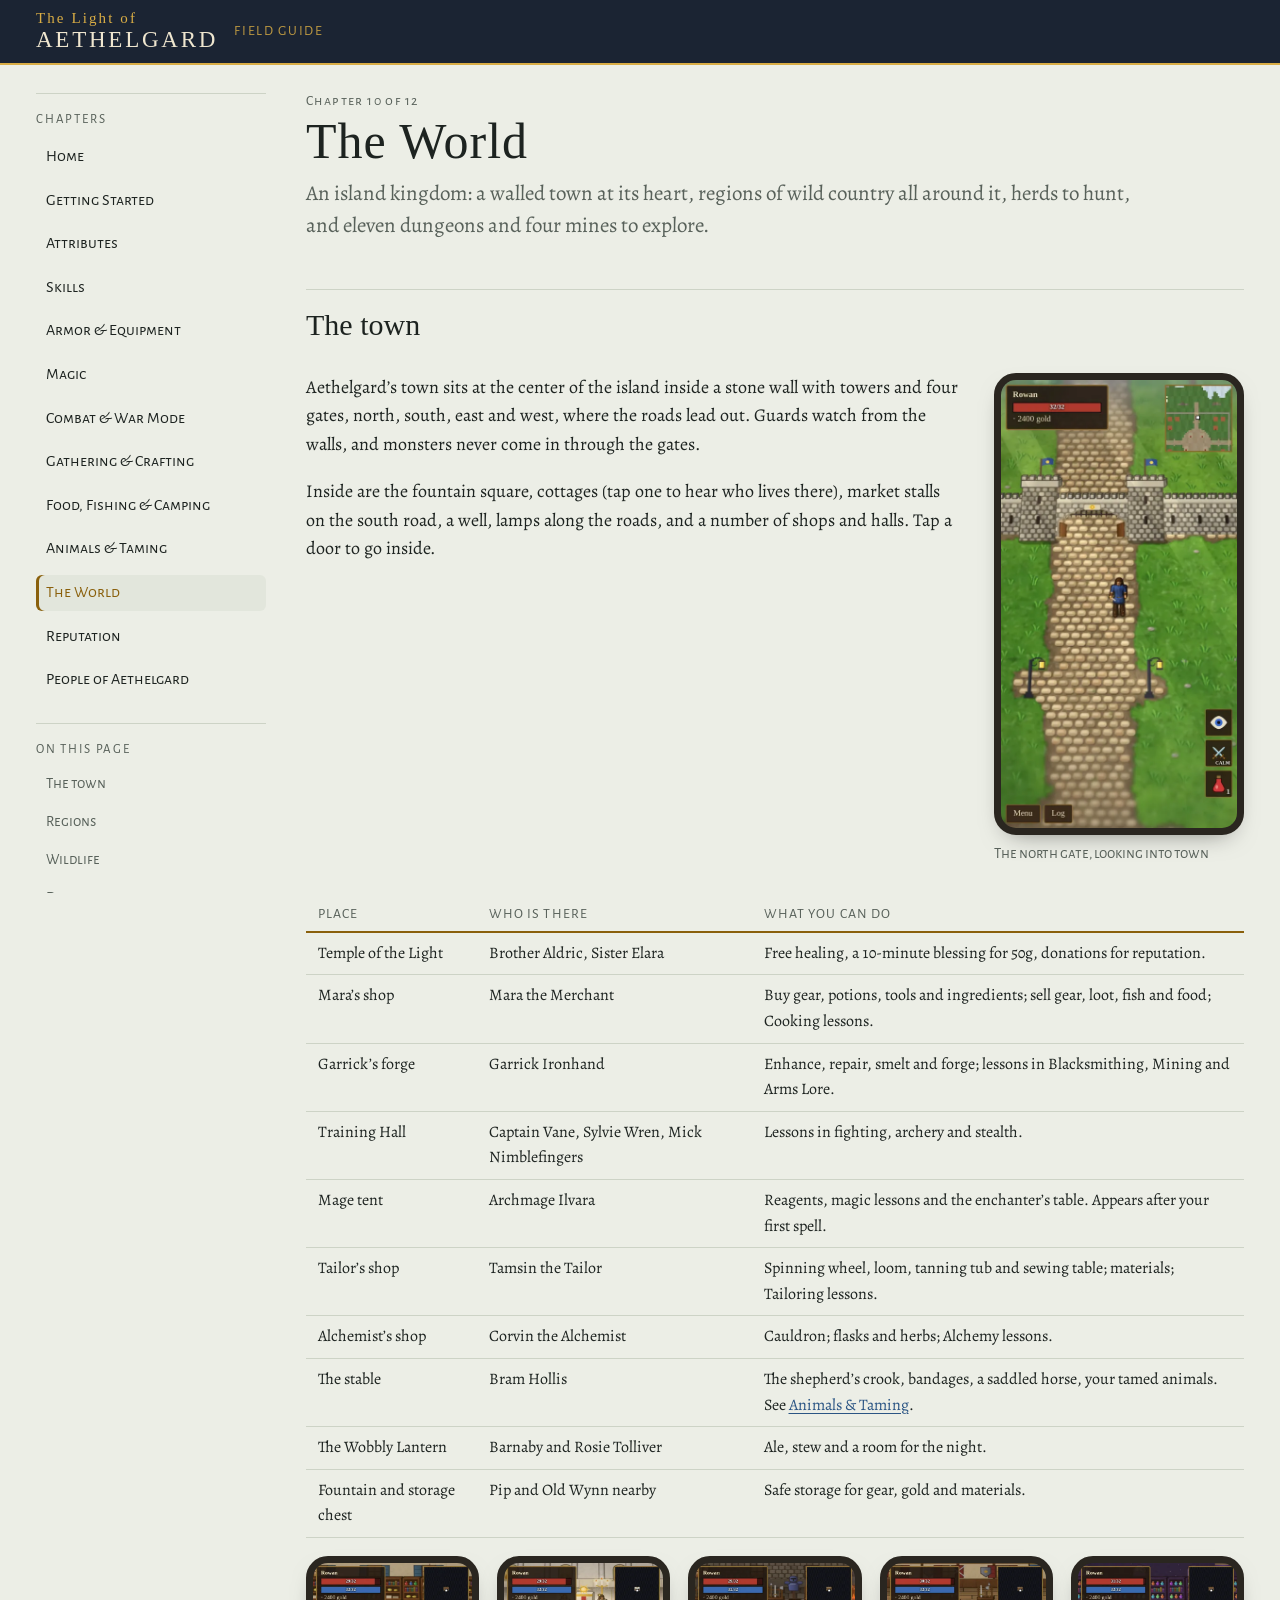
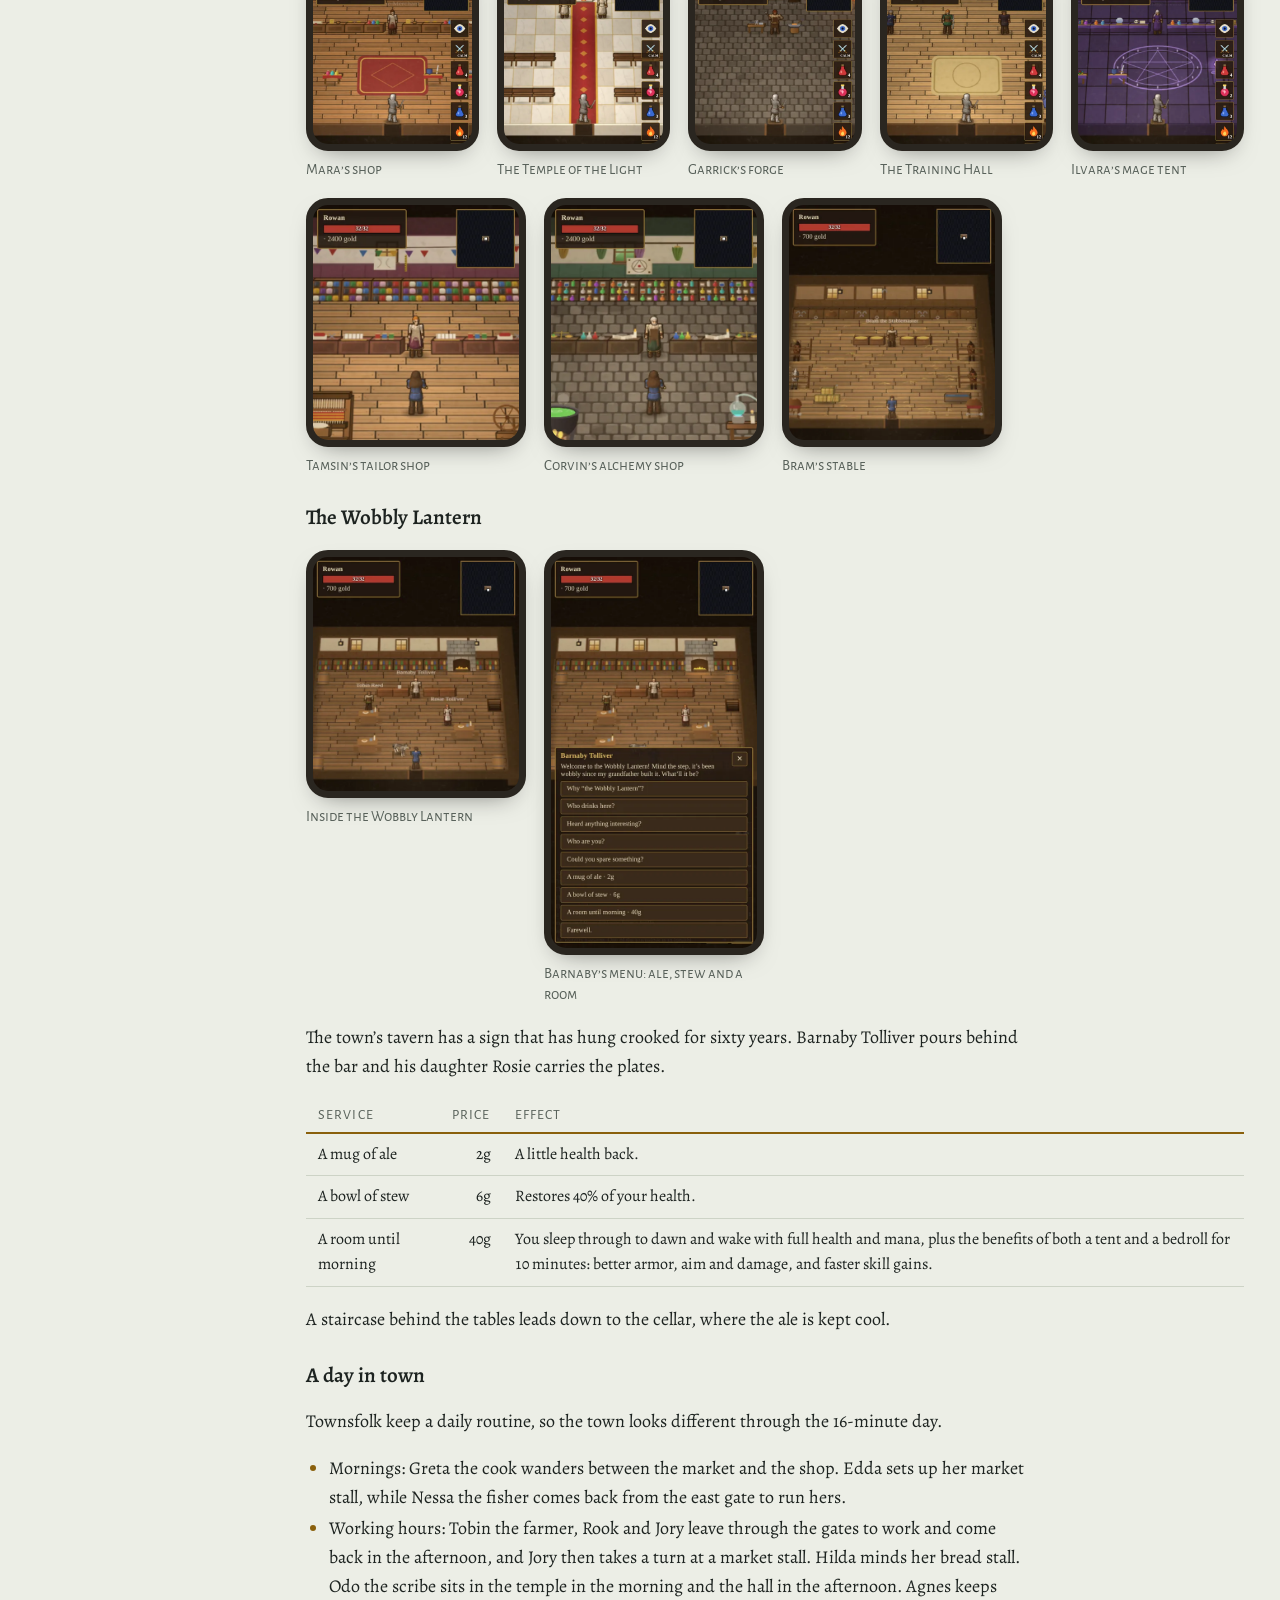
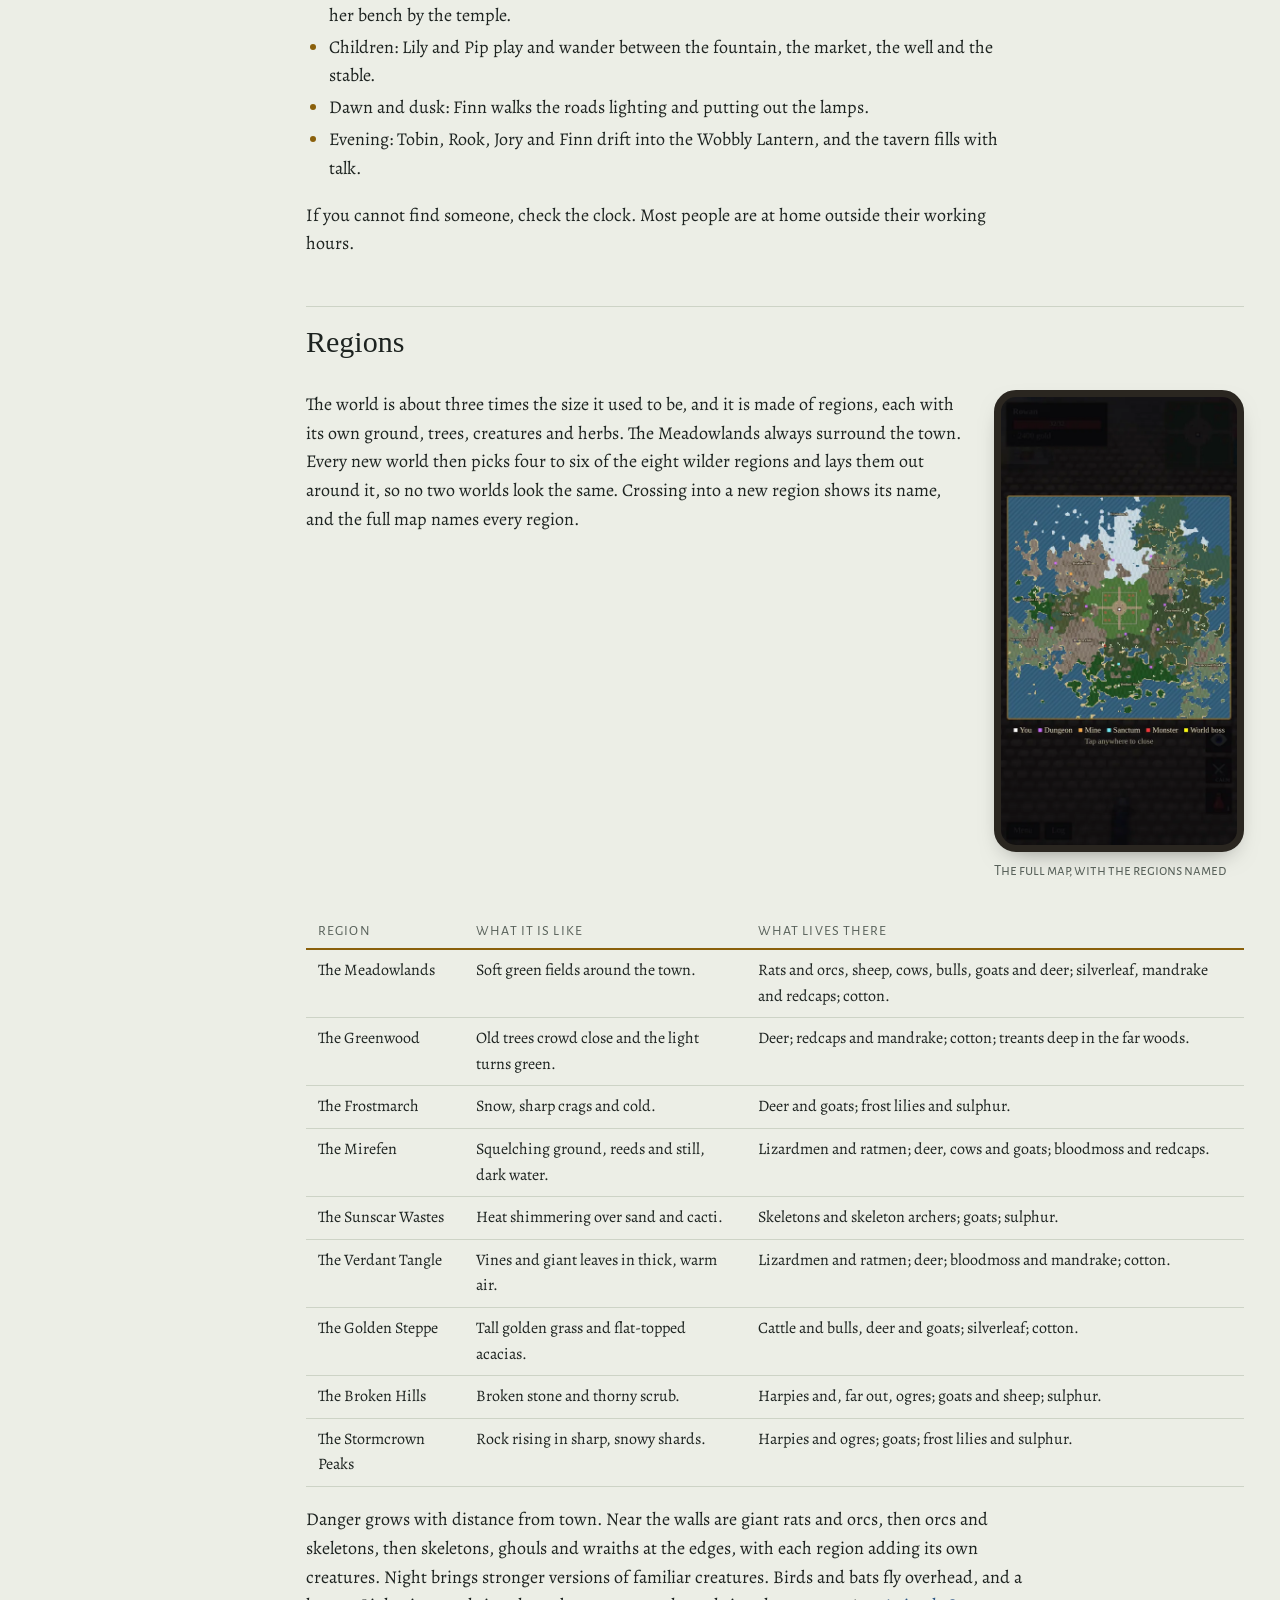
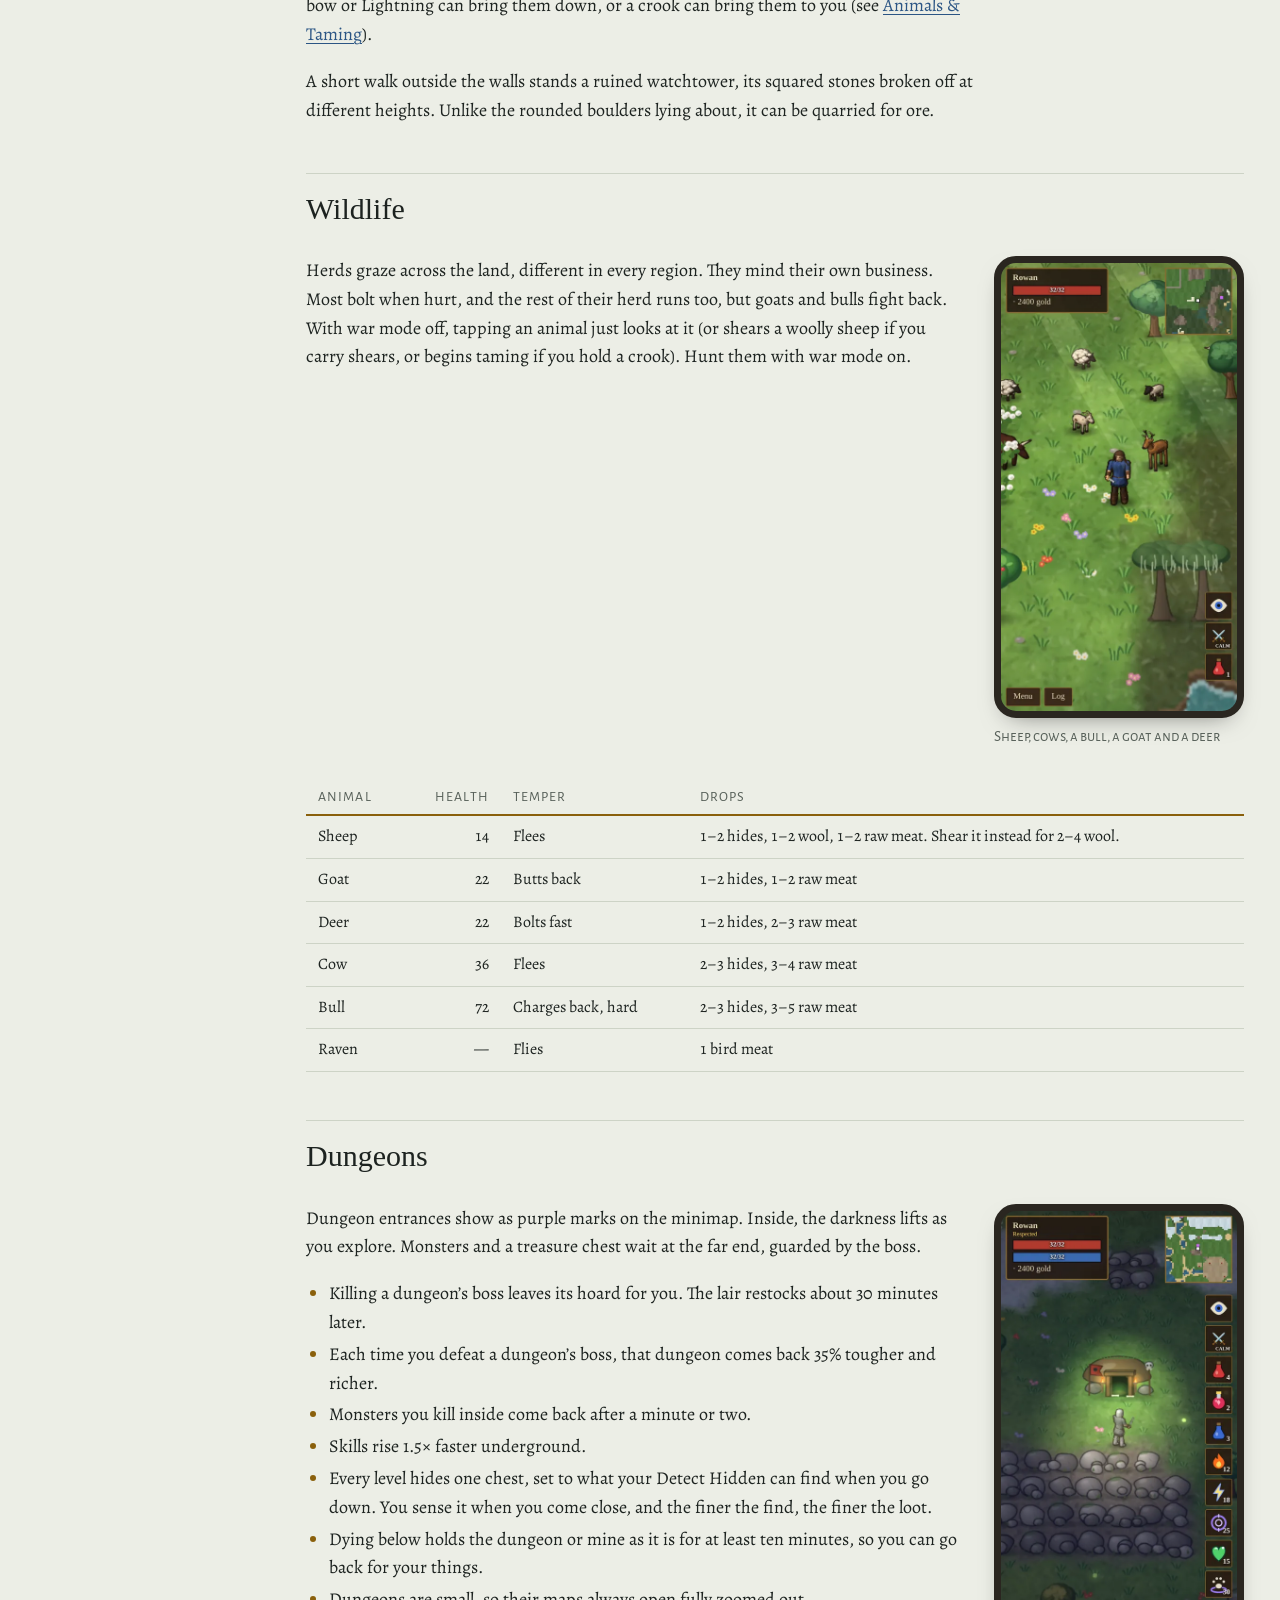
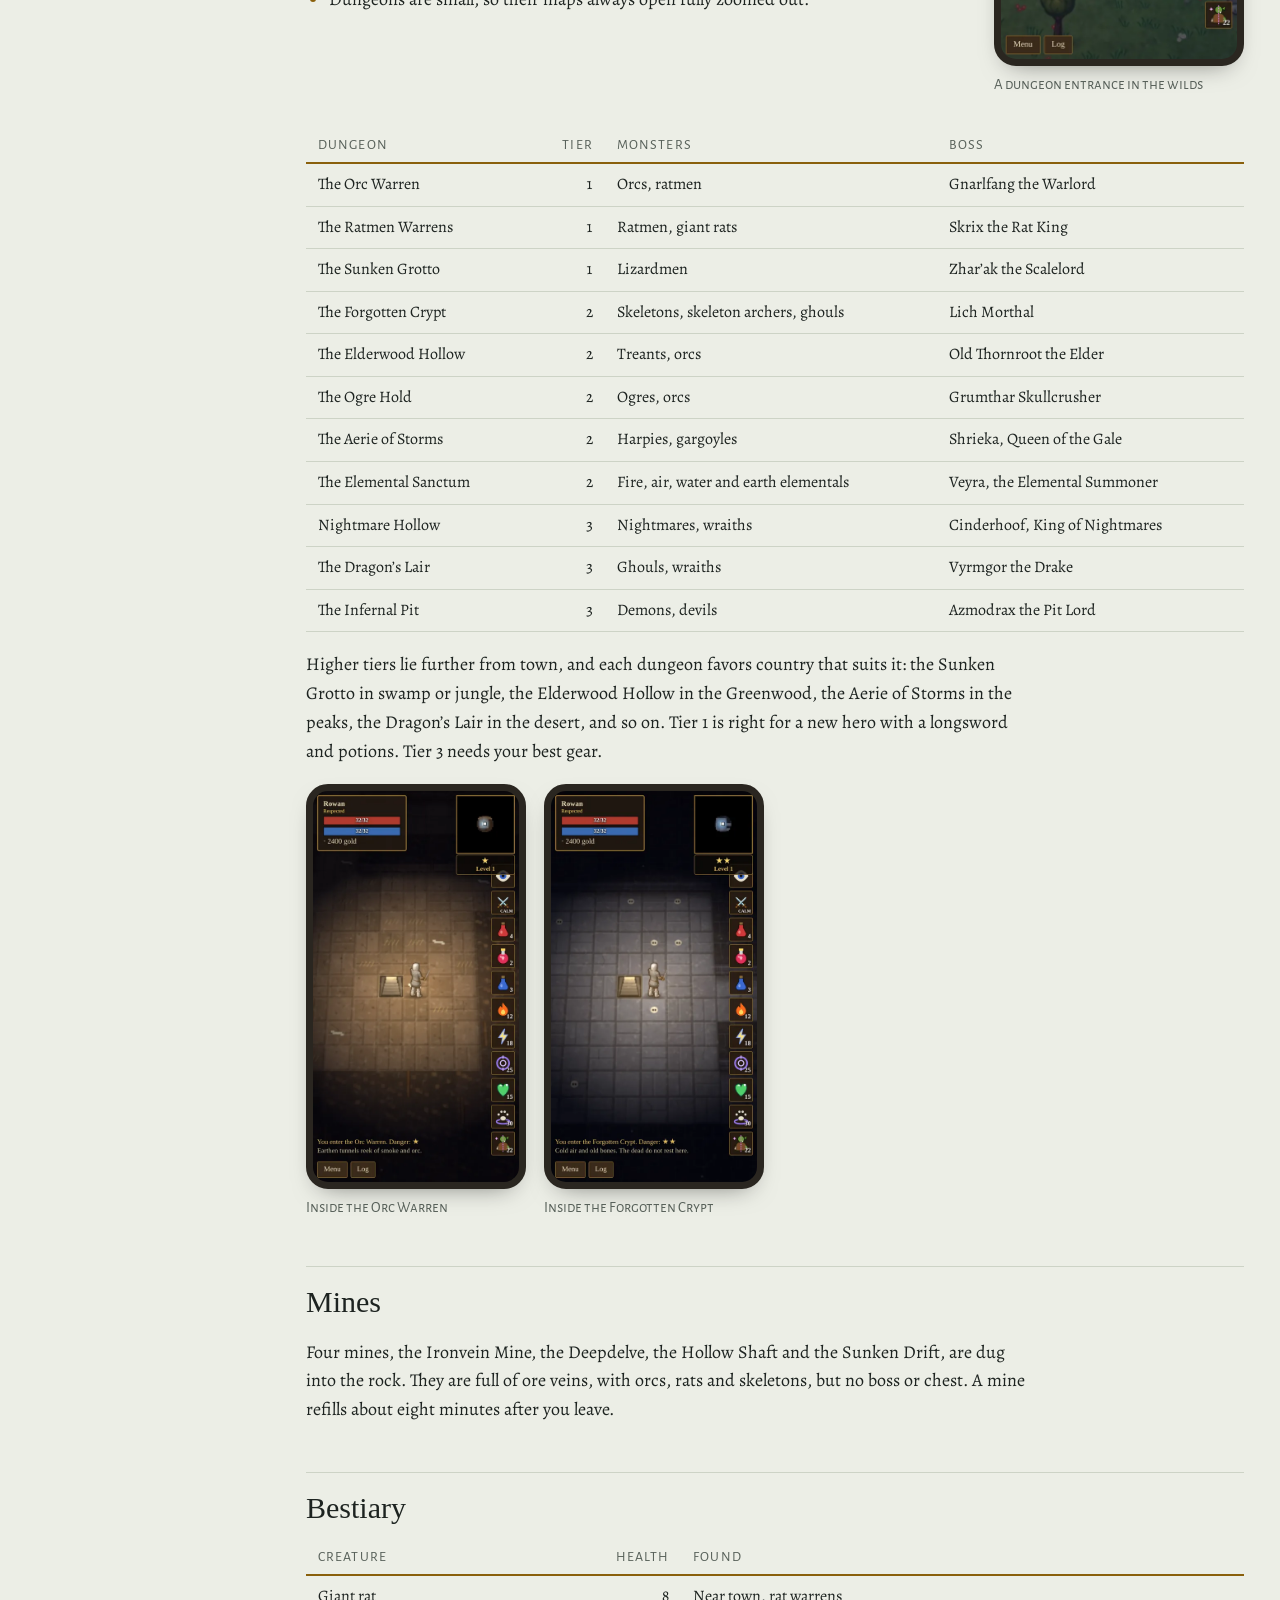
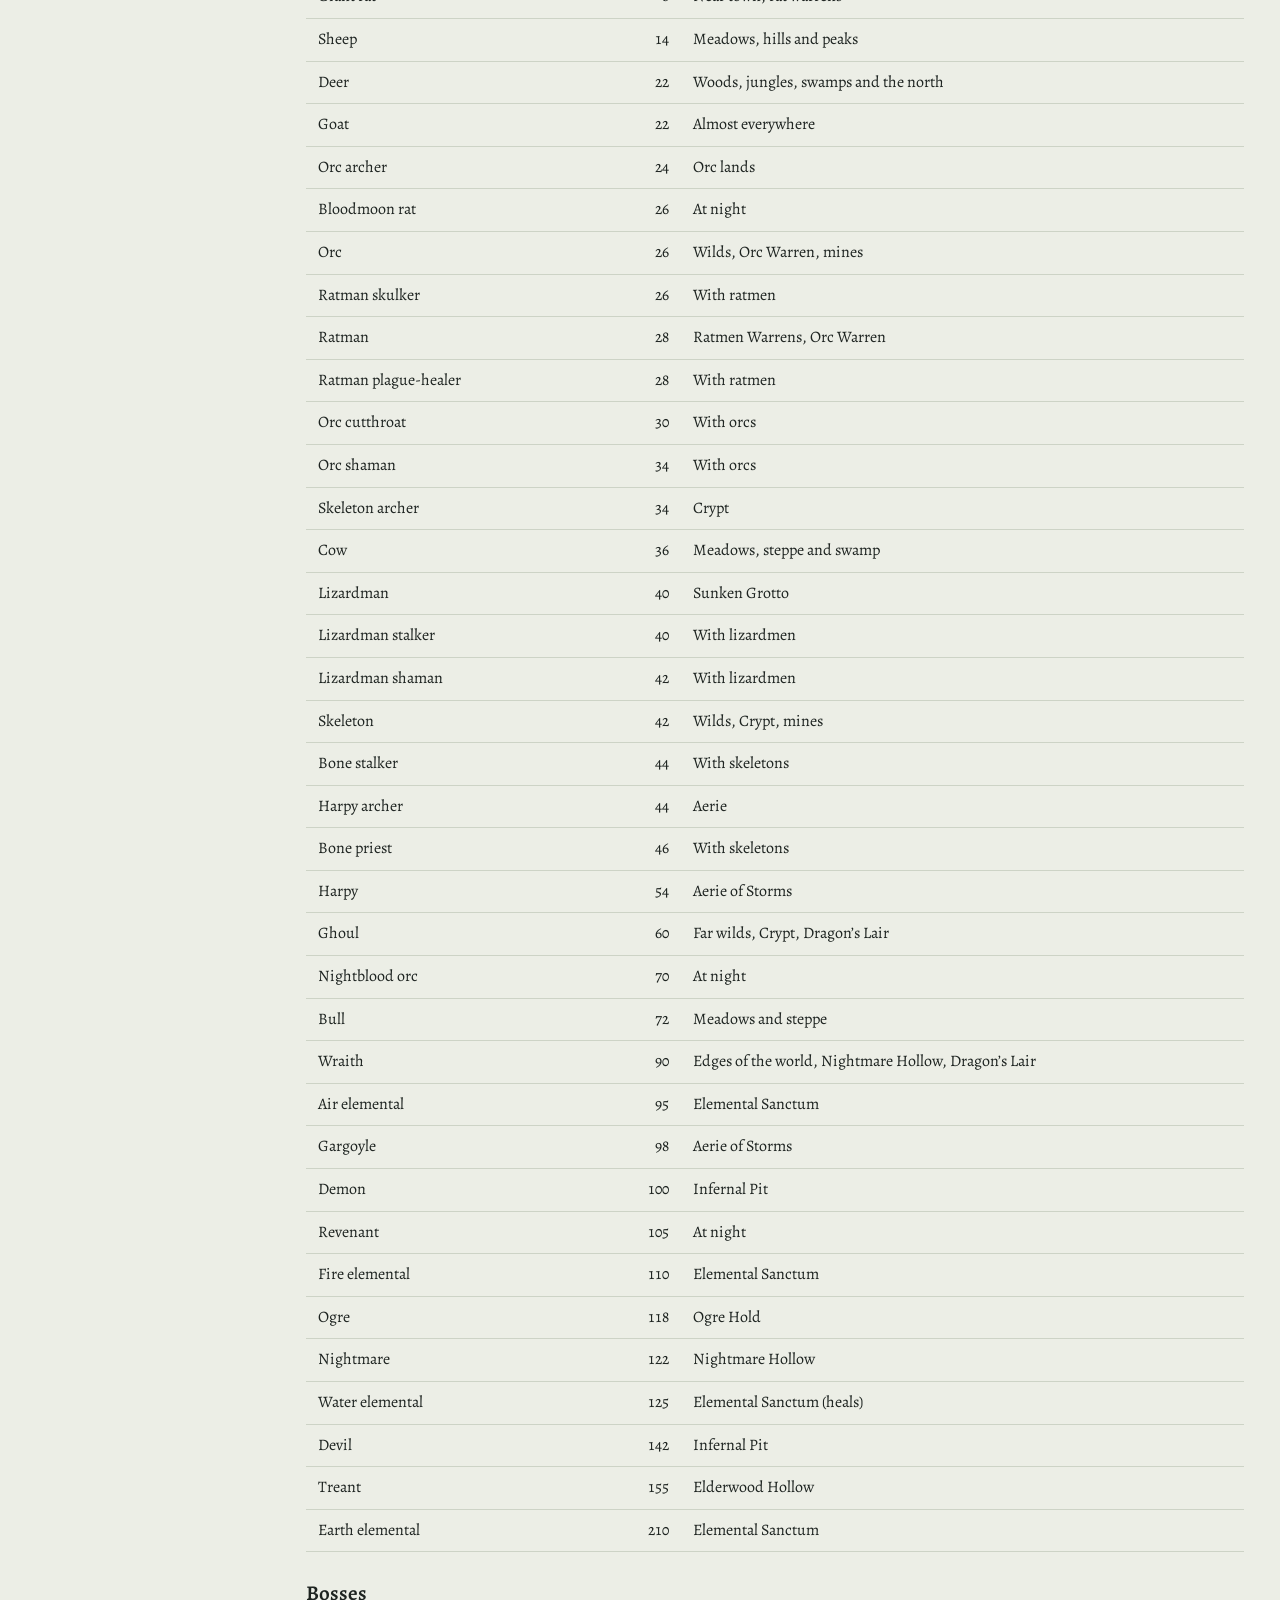
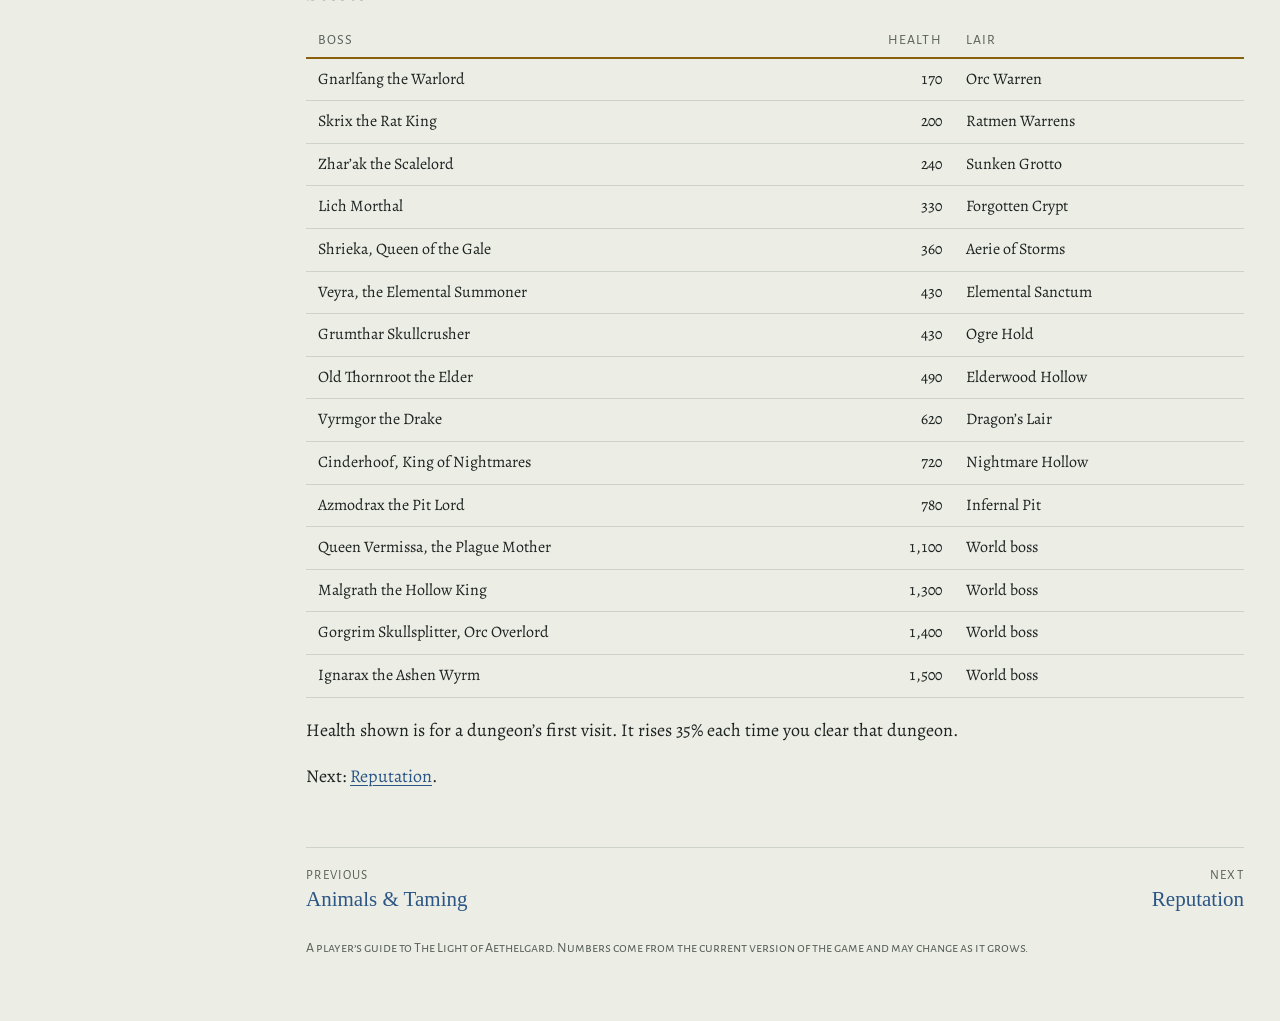
<file: world.html>
<!doctype html>
<html lang="en">
<head>
<meta charset="utf-8">
<meta name="viewport" content="width=device-width, initial-scale=1, viewport-fit=cover">
<title>The World · Aethelgard Field Guide</title>
<meta name="description" content="An island kingdom: a walled town at its heart, regions of wild country all around it, herds to hunt, and eleven dungeons and four mines to explore.">
<link rel="preconnect" href="https://fonts.googleapis.com"><link rel="preconnect" href="https://fonts.gstatic.com" crossorigin><link rel="stylesheet" href="https://fonts.googleapis.com/css2?family=Alegreya:ital,wght@0,400;0,600;0,700;1,400&family=Alegreya+Sans+SC:wght@400;600&family=IM+Fell+English+SC&display=swap">
<link rel="stylesheet" href="style.css">
</head>
<body>
<header class="top"><div class="top-in">
<a class="mark" href="index.html"><small>The Light of</small><b>AETHELGARD</b></a>
<span class="tag">Field Guide</span><span class="sp"></span>
<label class="picker"><select aria-label="Go to page" onchange="location.href=this.value"><option value="index.html">Home</option><option value="getting-started.html">Getting Started</option><option value="attributes.html">Attributes</option><option value="skills.html">Skills</option><option value="equipment.html">Armor &amp; Equipment</option><option value="magic.html">Magic</option><option value="combat.html">Combat &amp; War Mode</option><option value="crafting.html">Gathering &amp; Crafting</option><option value="survival.html">Food, Fishing &amp; Camping</option><option value="animals.html">Animals &amp; Taming</option><option value="world.html" selected>The World</option><option value="reputation.html">Reputation</option><option value="people.html">People of Aethelgard</option></select></label>
</div></header>
<div class="wrap">
<aside class="rail"><h2>Chapters</h2><ol><li><a href="index.html">Home</a></li><li><a href="getting-started.html">Getting Started</a></li><li><a href="attributes.html">Attributes</a></li><li><a href="skills.html">Skills</a></li><li><a href="equipment.html">Armor &amp; Equipment</a></li><li><a href="magic.html">Magic</a></li><li><a href="combat.html">Combat &amp; War Mode</a></li><li><a href="crafting.html">Gathering &amp; Crafting</a></li><li><a href="survival.html">Food, Fishing &amp; Camping</a></li><li><a href="animals.html">Animals &amp; Taming</a></li><li><a href="world.html" aria-current="page">The World</a></li><li><a href="reputation.html">Reputation</a></li><li><a href="people.html">People of Aethelgard</a></li></ol><h2>On this page</h2><ol class="toc"><li><a href="#the-town">The town</a></li><li><a href="#regions">Regions</a></li><li><a href="#wildlife">Wildlife</a></li><li><a href="#dungeons">Dungeons</a></li><li><a href="#mines">Mines</a></li><li><a href="#bestiary">Bestiary</a></li></ol></aside>
<main>
<p class="crumb">Chapter 10 of 12</p>
<h1>The World</h1>
<p class="lede">An island kingdom: a walled town at its heart, regions of wild country all around it, herds to hunt, and eleven dungeons and four mines to explore.</p>
<h2 id="the-town">The town</h2>
<div class="split"><div><p>Aethelgard’s town sits at the center of the island inside a stone wall with towers and four gates, north, south, east and west, where the roads lead out. Guards watch from the walls, and monsters never come in through the gates.</p><p>Inside are the fountain square, cottages (tap one to hear who lives there), market stalls on the south road, a well, lamps along the roads, and a number of shops and halls. Tap a door to go inside.</p></div><figure class="phone"><div class="scr"><img src="town_walls.webp" alt="The north gate, looking into town" loading="lazy"></div><figcaption>The north gate, looking into town</figcaption></figure></div>
<div class="tbl"><table><thead><tr><th>Place</th><th>Who is there</th><th>What you can do</th></tr></thead><tbody><tr><td>Temple of the Light</td><td>Brother Aldric, Sister Elara</td><td>Free healing, a 10-minute blessing for 50g, donations for reputation.</td></tr><tr><td>Mara’s shop</td><td>Mara the Merchant</td><td>Buy gear, potions, tools and ingredients; sell gear, loot, fish and food; Cooking lessons.</td></tr><tr><td>Garrick’s forge</td><td>Garrick Ironhand</td><td>Enhance, repair, smelt and forge; lessons in Blacksmithing, Mining and Arms Lore.</td></tr><tr><td>Training Hall</td><td>Captain Vane, Sylvie Wren, Mick Nimblefingers</td><td>Lessons in fighting, archery and stealth.</td></tr><tr><td>Mage tent</td><td>Archmage Ilvara</td><td>Reagents, magic lessons and the enchanter’s table. Appears after your first spell.</td></tr><tr><td>Tailor’s shop</td><td>Tamsin the Tailor</td><td>Spinning wheel, loom, tanning tub and sewing table; materials; Tailoring lessons.</td></tr><tr><td>Alchemist’s shop</td><td>Corvin the Alchemist</td><td>Cauldron; flasks and herbs; Alchemy lessons.</td></tr><tr><td>The stable</td><td>Bram Hollis</td><td>The shepherd’s crook, bandages, a saddled horse, your tamed animals. See <a href=”animals.html”>Animals & Taming</a>.</td></tr><tr><td>The Wobbly Lantern</td><td>Barnaby and Rosie Tolliver</td><td>Ale, stew and a room for the night.</td></tr><tr><td>Fountain and storage chest</td><td>Pip and Old Wynn nearby</td><td>Safe storage for gear, gold and materials.</td></tr></tbody></table></div>
<div class="pair five"><figure class="phone"><div class="scr"><img src="in_shop.webp" alt="Mara&#x27;s shop" loading="lazy"></div><figcaption>Mara’s shop</figcaption></figure><figure class="phone"><div class="scr"><img src="in_temple.webp" alt="The Temple of the Light" loading="lazy"></div><figcaption>The Temple of the Light</figcaption></figure><figure class="phone"><div class="scr"><img src="in_smith.webp" alt="Garrick&#x27;s forge" loading="lazy"></div><figcaption>Garrick’s forge</figcaption></figure><figure class="phone"><div class="scr"><img src="in_hall.webp" alt="The Training Hall" loading="lazy"></div><figcaption>The Training Hall</figcaption></figure><figure class="phone"><div class="scr"><img src="in_mage.webp" alt="Ilvara&#x27;s mage tent" loading="lazy"></div><figcaption>Ilvara’s mage tent</figcaption></figure></div>
<div class="pair"><figure class="phone"><div class="scr"><img src="in_tailor.webp" alt="Tamsin&#x27;s tailor shop" loading="lazy"></div><figcaption>Tamsin’s tailor shop</figcaption></figure><figure class="phone"><div class="scr"><img src="in_alch.webp" alt="Corvin&#x27;s alchemy shop" loading="lazy"></div><figcaption>Corvin’s alchemy shop</figcaption></figure><figure class="phone"><div class="scr"><img src="in_stable.webp" alt="Bram&#x27;s stable" loading="lazy"></div><figcaption>Bram’s stable</figcaption></figure></div>
<h3 id="the-wobbly-lantern">The Wobbly Lantern</h3>
<div class="pair"><figure class="phone"><div class="scr"><img src="in_tavern.webp" alt="Inside the Wobbly Lantern" loading="lazy"></div><figcaption>Inside the Wobbly Lantern</figcaption></figure><figure class="phone"><div class="scr"><img src="dlg_barnaby.webp" alt="Barnaby&#x27;s menu: ale, stew and a room" loading="lazy"></div><figcaption>Barnaby’s menu: ale, stew and a room</figcaption></figure></div>
<p>The town’s tavern has a sign that has hung crooked for sixty years. Barnaby Tolliver pours behind the bar and his daughter Rosie carries the plates.</p>
<div class="tbl"><table><thead><tr><th>Service</th><th class="r">Price</th><th>Effect</th></tr></thead><tbody><tr><td>A mug of ale</td><td class="r">2g</td><td>A little health back.</td></tr><tr><td>A bowl of stew</td><td class="r">6g</td><td>Restores 40% of your health.</td></tr><tr><td>A room until morning</td><td class="r">40g</td><td>You sleep through to dawn and wake with full health and mana, plus the benefits of both a tent and a bedroll for 10 minutes: better armor, aim and damage, and faster skill gains.</td></tr></tbody></table></div>
<p>A staircase behind the tables leads down to the cellar, where the ale is kept cool.</p>
<h3 id="a-day-in-town">A day in town</h3>
<p>Townsfolk keep a daily routine, so the town looks different through the 16-minute day.</p>
<ul><li>Mornings: Greta the cook wanders between the market and the shop. Edda sets up her market stall, while Nessa the fisher comes back from the east gate to run hers.</li><li>Working hours: Tobin the farmer, Rook and Jory leave through the gates to work and come back in the afternoon, and Jory then takes a turn at a market stall. Hilda minds her bread stall. Odo the scribe sits in the temple in the morning and the hall in the afternoon. Agnes keeps her bench by the temple.</li><li>Children: Lily and Pip play and wander between the fountain, the market, the well and the stable.</li><li>Dawn and dusk: Finn walks the roads lighting and putting out the lamps.</li><li>Evening: Tobin, Rook, Jory and Finn drift into the Wobbly Lantern, and the tavern fills with talk.</li></ul>
<p>If you cannot find someone, check the clock. Most people are at home outside their working hours.</p>
<h2 id="regions">Regions</h2>
<div class="split"><div><p>The world is about three times the size it used to be, and it is made of regions, each with its own ground, trees, creatures and herbs. The Meadowlands always surround the town. Every new world then picks four to six of the eight wilder regions and lays them out around it, so no two worlds look the same. Crossing into a new region shows its name, and the full map names every region.</p></div><figure class="phone"><div class="scr"><img src="map.webp" alt="The full map, with the regions named" loading="lazy"></div><figcaption>The full map, with the regions named</figcaption></figure></div>
<div class="tbl"><table><thead><tr><th>Region</th><th>What it is like</th><th>What lives there</th></tr></thead><tbody><tr><td>The Meadowlands</td><td>Soft green fields around the town.</td><td>Rats and orcs, sheep, cows, bulls, goats and deer; silverleaf, mandrake and redcaps; cotton.</td></tr><tr><td>The Greenwood</td><td>Old trees crowd close and the light turns green.</td><td>Deer; redcaps and mandrake; cotton; treants deep in the far woods.</td></tr><tr><td>The Frostmarch</td><td>Snow, sharp crags and cold.</td><td>Deer and goats; frost lilies and sulphur.</td></tr><tr><td>The Mirefen</td><td>Squelching ground, reeds and still, dark water.</td><td>Lizardmen and ratmen; deer, cows and goats; bloodmoss and redcaps.</td></tr><tr><td>The Sunscar Wastes</td><td>Heat shimmering over sand and cacti.</td><td>Skeletons and skeleton archers; goats; sulphur.</td></tr><tr><td>The Verdant Tangle</td><td>Vines and giant leaves in thick, warm air.</td><td>Lizardmen and ratmen; deer; bloodmoss and mandrake; cotton.</td></tr><tr><td>The Golden Steppe</td><td>Tall golden grass and flat-topped acacias.</td><td>Cattle and bulls, deer and goats; silverleaf; cotton.</td></tr><tr><td>The Broken Hills</td><td>Broken stone and thorny scrub.</td><td>Harpies and, far out, ogres; goats and sheep; sulphur.</td></tr><tr><td>The Stormcrown Peaks</td><td>Rock rising in sharp, snowy shards.</td><td>Harpies and ogres; goats; frost lilies and sulphur.</td></tr></tbody></table></div>
<p>Danger grows with distance from town. Near the walls are giant rats and orcs, then orcs and skeletons, then skeletons, ghouls and wraiths at the edges, with each region adding its own creatures. Night brings stronger versions of familiar creatures. Birds and bats fly overhead, and a bow or Lightning can bring them down, or a crook can bring them to you (see <a href=”animals.html”>Animals & Taming</a>).</p>
<p>A short walk outside the walls stands a ruined watchtower, its squared stones broken off at different heights. Unlike the rounded boulders lying about, it can be quarried for ore.</p>
<h2 id="wildlife">Wildlife</h2>
<div class="split"><div><p>Herds graze across the land, different in every region. They mind their own business. Most bolt when hurt, and the rest of their herd runs too, but goats and bulls fight back. With war mode off, tapping an animal just looks at it (or shears a woolly sheep if you carry shears, or begins taming if you hold a crook). Hunt them with war mode on.</p></div><figure class="phone"><div class="scr"><img src="animals.webp" alt="Sheep, cows, a bull, a goat and a deer" loading="lazy"></div><figcaption>Sheep, cows, a bull, a goat and a deer</figcaption></figure></div>
<div class="tbl"><table><thead><tr><th>Animal</th><th class="r">Health</th><th>Temper</th><th>Drops</th></tr></thead><tbody><tr><td>Sheep</td><td class="r">14</td><td>Flees</td><td>1–2 hides, 1–2 wool, 1–2 raw meat. Shear it instead for 2–4 wool.</td></tr><tr><td>Goat</td><td class="r">22</td><td>Butts back</td><td>1–2 hides, 1–2 raw meat</td></tr><tr><td>Deer</td><td class="r">22</td><td>Bolts fast</td><td>1–2 hides, 2–3 raw meat</td></tr><tr><td>Cow</td><td class="r">36</td><td>Flees</td><td>2–3 hides, 3–4 raw meat</td></tr><tr><td>Bull</td><td class="r">72</td><td>Charges back, hard</td><td>2–3 hides, 3–5 raw meat</td></tr><tr><td>Raven</td><td class="r">—</td><td>Flies</td><td>1 bird meat</td></tr></tbody></table></div>
<h2 id="dungeons">Dungeons</h2>
<div class="split"><div><p>Dungeon entrances show as purple marks on the minimap. Inside, the darkness lifts as you explore. Monsters and a treasure chest wait at the far end, guarded by the boss.</p><ul><li>Killing a dungeon’s boss leaves its hoard for you. The lair restocks about 30 minutes later.</li><li>Each time you defeat a dungeon’s boss, that dungeon comes back 35% tougher and richer.</li><li>Monsters you kill inside come back after a minute or two.</li><li>Skills rise 1.5× faster underground.</li><li>Every level hides one chest, set to what your Detect Hidden can find when you go down. You sense it when you come close, and the finer the find, the finer the loot.</li><li>Dying below holds the dungeon or mine as it is for at least ten minutes, so you can go back for your things.</li><li>Dungeons are small, so their maps always open fully zoomed out.</li></ul></div><figure class="phone"><div class="scr"><img src="entrance.webp" alt="A dungeon entrance in the wilds" loading="lazy"></div><figcaption>A dungeon entrance in the wilds</figcaption></figure></div>
<div class="tbl"><table><thead><tr><th>Dungeon</th><th class="r">Tier</th><th>Monsters</th><th>Boss</th></tr></thead><tbody><tr><td>The Orc Warren</td><td class="r">1</td><td>Orcs, ratmen</td><td>Gnarlfang the Warlord</td></tr><tr><td>The Ratmen Warrens</td><td class="r">1</td><td>Ratmen, giant rats</td><td>Skrix the Rat King</td></tr><tr><td>The Sunken Grotto</td><td class="r">1</td><td>Lizardmen</td><td>Zhar’ak the Scalelord</td></tr><tr><td>The Forgotten Crypt</td><td class="r">2</td><td>Skeletons, skeleton archers, ghouls</td><td>Lich Morthal</td></tr><tr><td>The Elderwood Hollow</td><td class="r">2</td><td>Treants, orcs</td><td>Old Thornroot the Elder</td></tr><tr><td>The Ogre Hold</td><td class="r">2</td><td>Ogres, orcs</td><td>Grumthar Skullcrusher</td></tr><tr><td>The Aerie of Storms</td><td class="r">2</td><td>Harpies, gargoyles</td><td>Shrieka, Queen of the Gale</td></tr><tr><td>The Elemental Sanctum</td><td class="r">2</td><td>Fire, air, water and earth elementals</td><td>Veyra, the Elemental Summoner</td></tr><tr><td>Nightmare Hollow</td><td class="r">3</td><td>Nightmares, wraiths</td><td>Cinderhoof, King of Nightmares</td></tr><tr><td>The Dragon’s Lair</td><td class="r">3</td><td>Ghouls, wraiths</td><td>Vyrmgor the Drake</td></tr><tr><td>The Infernal Pit</td><td class="r">3</td><td>Demons, devils</td><td>Azmodrax the Pit Lord</td></tr></tbody></table></div>
<p>Higher tiers lie further from town, and each dungeon favors country that suits it: the Sunken Grotto in swamp or jungle, the Elderwood Hollow in the Greenwood, the Aerie of Storms in the peaks, the Dragon’s Lair in the desert, and so on. Tier 1 is right for a new hero with a longsword and potions. Tier 3 needs your best gear.</p>
<div class="pair"><figure class="phone"><div class="scr"><img src="dungeon.webp" alt="Inside the Orc Warren" loading="lazy"></div><figcaption>Inside the Orc Warren</figcaption></figure><figure class="phone"><div class="scr"><img src="dungeon_crypt.webp" alt="Inside the Forgotten Crypt" loading="lazy"></div><figcaption>Inside the Forgotten Crypt</figcaption></figure></div>
<h2 id="mines">Mines</h2>
<p>Four mines, the Ironvein Mine, the Deepdelve, the Hollow Shaft and the Sunken Drift, are dug into the rock. They are full of ore veins, with orcs, rats and skeletons, but no boss or chest. A mine refills about eight minutes after you leave.</p>
<h2 id="bestiary">Bestiary</h2>
<div class="tbl"><table><thead><tr><th>Creature</th><th class="r">Health</th><th>Found</th></tr></thead><tbody><tr><td>Giant rat</td><td class="r">8</td><td>Near town, rat warrens</td></tr><tr><td>Sheep</td><td class="r">14</td><td>Meadows, hills and peaks</td></tr><tr><td>Deer</td><td class="r">22</td><td>Woods, jungles, swamps and the north</td></tr><tr><td>Goat</td><td class="r">22</td><td>Almost everywhere</td></tr><tr><td>Orc archer</td><td class="r">24</td><td>Orc lands</td></tr><tr><td>Bloodmoon rat</td><td class="r">26</td><td>At night</td></tr><tr><td>Orc</td><td class="r">26</td><td>Wilds, Orc Warren, mines</td></tr><tr><td>Ratman skulker</td><td class="r">26</td><td>With ratmen</td></tr><tr><td>Ratman</td><td class="r">28</td><td>Ratmen Warrens, Orc Warren</td></tr><tr><td>Ratman plague-healer</td><td class="r">28</td><td>With ratmen</td></tr><tr><td>Orc cutthroat</td><td class="r">30</td><td>With orcs</td></tr><tr><td>Orc shaman</td><td class="r">34</td><td>With orcs</td></tr><tr><td>Skeleton archer</td><td class="r">34</td><td>Crypt</td></tr><tr><td>Cow</td><td class="r">36</td><td>Meadows, steppe and swamp</td></tr><tr><td>Lizardman</td><td class="r">40</td><td>Sunken Grotto</td></tr><tr><td>Lizardman stalker</td><td class="r">40</td><td>With lizardmen</td></tr><tr><td>Lizardman shaman</td><td class="r">42</td><td>With lizardmen</td></tr><tr><td>Skeleton</td><td class="r">42</td><td>Wilds, Crypt, mines</td></tr><tr><td>Bone stalker</td><td class="r">44</td><td>With skeletons</td></tr><tr><td>Harpy archer</td><td class="r">44</td><td>Aerie</td></tr><tr><td>Bone priest</td><td class="r">46</td><td>With skeletons</td></tr><tr><td>Harpy</td><td class="r">54</td><td>Aerie of Storms</td></tr><tr><td>Ghoul</td><td class="r">60</td><td>Far wilds, Crypt, Dragon’s Lair</td></tr><tr><td>Nightblood orc</td><td class="r">70</td><td>At night</td></tr><tr><td>Bull</td><td class="r">72</td><td>Meadows and steppe</td></tr><tr><td>Wraith</td><td class="r">90</td><td>Edges of the world, Nightmare Hollow, Dragon’s Lair</td></tr><tr><td>Air elemental</td><td class="r">95</td><td>Elemental Sanctum</td></tr><tr><td>Gargoyle</td><td class="r">98</td><td>Aerie of Storms</td></tr><tr><td>Demon</td><td class="r">100</td><td>Infernal Pit</td></tr><tr><td>Revenant</td><td class="r">105</td><td>At night</td></tr><tr><td>Fire elemental</td><td class="r">110</td><td>Elemental Sanctum</td></tr><tr><td>Ogre</td><td class="r">118</td><td>Ogre Hold</td></tr><tr><td>Nightmare</td><td class="r">122</td><td>Nightmare Hollow</td></tr><tr><td>Water elemental</td><td class="r">125</td><td>Elemental Sanctum (heals)</td></tr><tr><td>Devil</td><td class="r">142</td><td>Infernal Pit</td></tr><tr><td>Treant</td><td class="r">155</td><td>Elderwood Hollow</td></tr><tr><td>Earth elemental</td><td class="r">210</td><td>Elemental Sanctum</td></tr></tbody></table></div>
<h3 id="bosses">Bosses</h3>
<div class="tbl"><table><thead><tr><th>Boss</th><th class="r">Health</th><th>Lair</th></tr></thead><tbody><tr><td>Gnarlfang the Warlord</td><td class="r">170</td><td>Orc Warren</td></tr><tr><td>Skrix the Rat King</td><td class="r">200</td><td>Ratmen Warrens</td></tr><tr><td>Zhar’ak the Scalelord</td><td class="r">240</td><td>Sunken Grotto</td></tr><tr><td>Lich Morthal</td><td class="r">330</td><td>Forgotten Crypt</td></tr><tr><td>Shrieka, Queen of the Gale</td><td class="r">360</td><td>Aerie of Storms</td></tr><tr><td>Veyra, the Elemental Summoner</td><td class="r">430</td><td>Elemental Sanctum</td></tr><tr><td>Grumthar Skullcrusher</td><td class="r">430</td><td>Ogre Hold</td></tr><tr><td>Old Thornroot the Elder</td><td class="r">490</td><td>Elderwood Hollow</td></tr><tr><td>Vyrmgor the Drake</td><td class="r">620</td><td>Dragon’s Lair</td></tr><tr><td>Cinderhoof, King of Nightmares</td><td class="r">720</td><td>Nightmare Hollow</td></tr><tr><td>Azmodrax the Pit Lord</td><td class="r">780</td><td>Infernal Pit</td></tr><tr><td>Queen Vermissa, the Plague Mother</td><td class="r">1,100</td><td>World boss</td></tr><tr><td>Malgrath the Hollow King</td><td class="r">1,300</td><td>World boss</td></tr><tr><td>Gorgrim Skullsplitter, Orc Overlord</td><td class="r">1,400</td><td>World boss</td></tr><tr><td>Ignarax the Ashen Wyrm</td><td class="r">1,500</td><td>World boss</td></tr></tbody></table></div>
<p>Health shown is for a dungeon’s first visit. It rises 35% each time you clear that dungeon.</p>
<p>Next: <a href=”reputation.html”>Reputation</a>.</p>
<nav class="pager" aria-label="Next and previous pages"><a href="animals.html"><small>Previous</small><b>Animals &amp; Taming</b></a><a class="nx" href="reputation.html"><small>Next</small><b>Reputation</b></a></nav>
<footer>A player’s guide to The Light of Aethelgard. Numbers come from the current version of the game and may change as it grows.</footer>
</main>
</div>
</body>
</html>
</file>
<file: style.css>
/* The Light of Aethelgard: Field Guide
   Layout: a sticky chapter rail on the left (wide screens), reading column with phone-framed
   screenshots set beside the text; stacks to one column with a page picker on phones. */
:root{
  --bg:#eceee6;          /* pale sage vellum */
  --surface:#f8f9f4;
  --sunk:#e2e6dc;
  --ink:#1d2320;
  --muted:#58615a;
  --line:#cdd3c6;
  --gold:#8a600c;        /* gold leaf, dark enough for text */
  --gold-hi:#d9ad45;
  --blue:#2b5584;        /* castle banner blue, links */
  --red:#a33a2a;
  --green:#3d7a3a;
  --frame:#2a2620;       /* phone bezel */
  --band:#1b2433;        /* night-blue header band */
  --band-ink:#efe6cf;
  --display:"IM Fell English SC","Iowan Old Style",Georgia,serif;
  --body:"Alegreya",Georgia,"Times New Roman",serif;
  --label:"Alegreya Sans SC","Alegreya Sans","Gill Sans",system-ui,sans-serif;
  --radius:6px;
  color-scheme:light;
}
@media (prefers-color-scheme:dark){:root:not([data-theme="light"]){
  --bg:#0f1318;--surface:#161c23;--sunk:#1c232c;--ink:#e7e3d6;--muted:#a1a79c;--line:#2b343f;
  --gold:#e3bd5f;--gold-hi:#f2d27c;--blue:#9cc1ef;--red:#ef8a76;--green:#8fcf86;--frame:#05070a;--band:#0a0e14;--band-ink:#efe6cf;color-scheme:dark}}
:root[data-theme="dark"]{
  --bg:#0f1318;--surface:#161c23;--sunk:#1c232c;--ink:#e7e3d6;--muted:#a1a79c;--line:#2b343f;
  --gold:#e3bd5f;--gold-hi:#f2d27c;--blue:#9cc1ef;--red:#ef8a76;--green:#8fcf86;--frame:#05070a;--band:#0a0e14;--band-ink:#efe6cf;color-scheme:dark}

*{box-sizing:border-box}
html{scroll-padding-top:72px}
body{margin:0;background:var(--bg);color:var(--ink);font:18px/1.6 var(--body);-webkit-text-size-adjust:100%}
body::before{content:"";position:fixed;inset:0 0 auto;height:env(safe-area-inset-top,0px);z-index:30;background:var(--band)}
a{color:var(--blue);text-decoration-thickness:1px;text-underline-offset:3px}
a:hover{text-decoration-thickness:2px}
:focus-visible{outline:2px solid var(--gold-hi);outline-offset:2px}
img{max-width:100%;height:auto;display:block}

/* ---------- top bar ---------- */
.top{position:sticky;top:env(safe-area-inset-top,0px);z-index:20;background:var(--band);color:var(--band-ink);border-bottom:2px solid var(--gold-hi)}
.top-in{display:flex;align-items:center;gap:16px;max-width:1240px;margin:0 auto;padding-block:10px;
  padding-left:max(16px,env(safe-area-inset-left,0px));padding-right:max(16px,env(safe-area-inset-right,0px))}
.mark{display:flex;flex-direction:column;line-height:1;text-decoration:none;color:var(--band-ink)}
.mark small{font:15px var(--display);letter-spacing:.14em;color:var(--gold-hi)}
.mark b{font:400 23px var(--display);letter-spacing:.12em}
.top .sp{flex:1}
.top .tag{font:14px var(--label);letter-spacing:.12em;text-transform:uppercase;color:var(--gold-hi);opacity:.85}
.picker{display:none;min-width:0}

/* ---------- frame ---------- */
.wrap{display:grid;grid-template-columns:230px minmax(0,1fr);gap:40px;max-width:1240px;margin:0 auto;
  padding-left:max(16px,env(safe-area-inset-left,0px));padding-right:max(16px,env(safe-area-inset-right,0px));padding-block:28px 64px}
.rail{position:sticky;top:84px;align-self:start;max-height:calc(100vh - 100px);overflow:auto;font-family:var(--label);font-size:16px}
.rail h2{font:13px var(--label);letter-spacing:.14em;text-transform:uppercase;color:var(--muted);margin:0 0 8px}
.rail ol{list-style:none;margin:0 0 22px;padding:0;display:grid;gap:2px}
.rail a{display:block;padding:5px 10px;border-radius:var(--radius);color:var(--ink);text-decoration:none}
.rail a:hover{background:var(--sunk)}
.rail a[aria-current]{background:var(--sunk);color:var(--gold);box-shadow:inset 3px 0 0 var(--gold)}
.rail .toc a{font-size:15px;color:var(--muted);padding:3px 10px}

main{min-width:0}
.crumb{font:14px var(--label);letter-spacing:.1em;color:var(--muted);margin:0 0 4px}
h1{font:400 clamp(34px,5vw,50px)/1.08 var(--display);letter-spacing:.02em;margin:0 0 10px;text-wrap:balance}
.lede{font-size:21px;line-height:1.5;color:var(--muted);max-width:40em;margin:0 0 28px}
h2{font:400 30px/1.15 var(--display);margin:48px 0 12px;padding-top:18px;border-top:1px solid var(--line);text-wrap:balance}
h3{font:600 21px/1.3 var(--body);margin:28px 0 6px;text-wrap:balance}
h4{font:15px var(--label);letter-spacing:.1em;text-transform:uppercase;color:var(--gold);margin:22px 0 4px}
p,ul,ol{max-width:40em}
ul,ol{padding-left:1.3em}
li{margin:3px 0}
li::marker{color:var(--gold)}
strong{font-weight:700}
.k{font:600 .86em var(--label);letter-spacing:.04em;background:var(--sunk);border:1px solid var(--line);border-radius:4px;padding:1px 6px;white-space:nowrap}
.num{font-variant-numeric:tabular-nums}

/* text beside a phone screenshot */
.split{display:grid;grid-template-columns:minmax(0,1fr) 250px;gap:32px;align-items:start}
.split > div{min-width:0}
.pair{display:grid;grid-template-columns:repeat(auto-fill,minmax(170px,220px));gap:18px;margin:18px 0}
.pair figure{margin:0;width:auto}
.pair.five{grid-template-columns:repeat(5,minmax(0,1fr))}
@media (max-width:720px){.pair.five{display:flex;overflow-x:auto;scroll-snap-type:x mandatory;padding-bottom:6px}.pair.five figure{flex:0 0 46%;scroll-snap-align:start}}
figure{margin:18px 0}
figure.phone{width:250px;max-width:100%}
figure.phone .scr{border:7px solid var(--frame);border-radius:22px;overflow:hidden;background:var(--frame);box-shadow:0 10px 26px -14px rgba(0,0,0,.55)}
figure.shot .scr{border:1px solid var(--line);border-radius:var(--radius);overflow:hidden}
figure.port{width:200px;max-width:100%}
figure.port .scr{border-radius:50% 50% var(--radius) var(--radius);overflow:hidden;border:3px solid var(--gold-hi);background:var(--sunk)}
figcaption{font:15px/1.4 var(--label);color:var(--muted);margin-top:8px}

/* callouts */
.note{border-left:3px solid var(--gold);background:var(--surface);padding:10px 16px;border-radius:0 var(--radius) var(--radius) 0;max-width:40em;margin:18px 0}
.note b:first-child{font:14px var(--label);letter-spacing:.1em;text-transform:uppercase;color:var(--gold);display:block}
.quote{font-style:italic;max-width:38em;margin:12px 0;padding-left:16px;border-left:2px solid var(--line);color:var(--ink)}
details.spoil{max-width:40em;border:1px solid var(--line);border-radius:var(--radius);background:var(--surface);padding:10px 16px;margin:18px 0}
details.spoil summary{cursor:pointer;font:16px var(--label);letter-spacing:.06em;color:var(--red)}

/* tables */
.tbl{overflow-x:auto;margin:16px 0;max-width:100%}
table{border-collapse:collapse;min-width:100%;font-size:16px;font-variant-numeric:tabular-nums}
th{font:14px var(--label);letter-spacing:.08em;text-transform:uppercase;color:var(--muted);text-align:left;padding:8px 12px;border-bottom:2px solid var(--gold)}
td{padding:8px 12px;border-bottom:1px solid var(--line);vertical-align:top}
td.r,th.r{text-align:right}
tr:hover td{background:var(--surface)}

/* home cards */
.cards{display:grid;grid-template-columns:repeat(2,minmax(0,1fr));gap:14px;margin:24px 0;max-width:52em}
@media (max-width:640px){.cards{grid-template-columns:minmax(0,1fr)}}
.card{display:flex;flex-direction:column;gap:4px;padding:16px 18px;background:var(--surface);border:1px solid var(--line);border-radius:var(--radius);text-decoration:none;color:var(--ink)}
.card:hover{border-color:var(--gold)}
.card b{font:400 22px var(--display);color:var(--gold)}
.card span{font-size:16px;color:var(--muted)}
.hero{display:grid;grid-template-columns:minmax(0,1fr) 250px;gap:32px;align-items:center}

/* people */
.person{display:grid;grid-template-columns:150px minmax(0,1fr);gap:24px;align-items:start;margin:22px 0 10px}
.person figure{margin:0;width:150px}
.facts{display:flex;flex-wrap:wrap;gap:6px 14px;font:15px var(--label);color:var(--muted);margin:0 0 6px}
.facts span b{color:var(--ink);font-weight:600}

/* ladder */
.ladder{display:grid;grid-template-columns:1fr 1fr;gap:0;max-width:44em;border:1px solid var(--line);border-radius:var(--radius);overflow:hidden;font-size:16px}
.ladder div{padding:7px 12px;border-bottom:1px solid var(--line);display:flex;justify-content:space-between;gap:10px}
.ladder .good{background:color-mix(in srgb,var(--gold-hi) 10%,var(--surface))}
.ladder .bad{background:color-mix(in srgb,var(--red) 8%,var(--surface))}
.ladder .h{font:14px var(--label);letter-spacing:.1em;text-transform:uppercase;color:var(--muted);background:var(--sunk)}
.ladder i{font-style:normal;color:var(--muted);font-variant-numeric:tabular-nums}

.pager{display:flex;justify-content:space-between;gap:16px;flex-wrap:wrap;margin-top:56px;padding-top:18px;border-top:1px solid var(--line);font-family:var(--label)}
.pager a{text-decoration:none;display:flex;flex-direction:column;max-width:48%}
.pager small{color:var(--muted);letter-spacing:.1em;text-transform:uppercase;font-size:13px}
.pager b{font:400 21px var(--display)}
.pager .nx{text-align:right;margin-left:auto}
footer{font:14px var(--label);color:var(--muted);margin-top:28px}

svg text{fill:var(--muted);font:12px var(--label)}

@media (max-width:960px){
  .wrap{grid-template-columns:minmax(0,1fr);gap:0;padding-block:18px 48px}
  .rail{display:none}
  .picker{display:block;flex:0 1 190px}
  .picker select{font:16px var(--label);background:var(--band);color:var(--band-ink);border:1px solid var(--gold-hi);border-radius:var(--radius);padding:7px 10px;max-width:100%;width:100%}
  .top .tag{display:none}
}
@media (max-width:720px){
  body{font-size:17px}
  .split,.hero{grid-template-columns:minmax(0,1fr);gap:4px}
  .split figure.phone,.hero figure.phone{margin-inline:auto;width:min(250px,80%)}
  .person{grid-template-columns:96px minmax(0,1fr);gap:14px}
  .person figure{width:96px}
  .ladder{grid-template-columns:1fr}
  .mark b{font-size:19px}
}
@media (prefers-reduced-motion:reduce){*{scroll-behavior:auto!important}}
</file>
